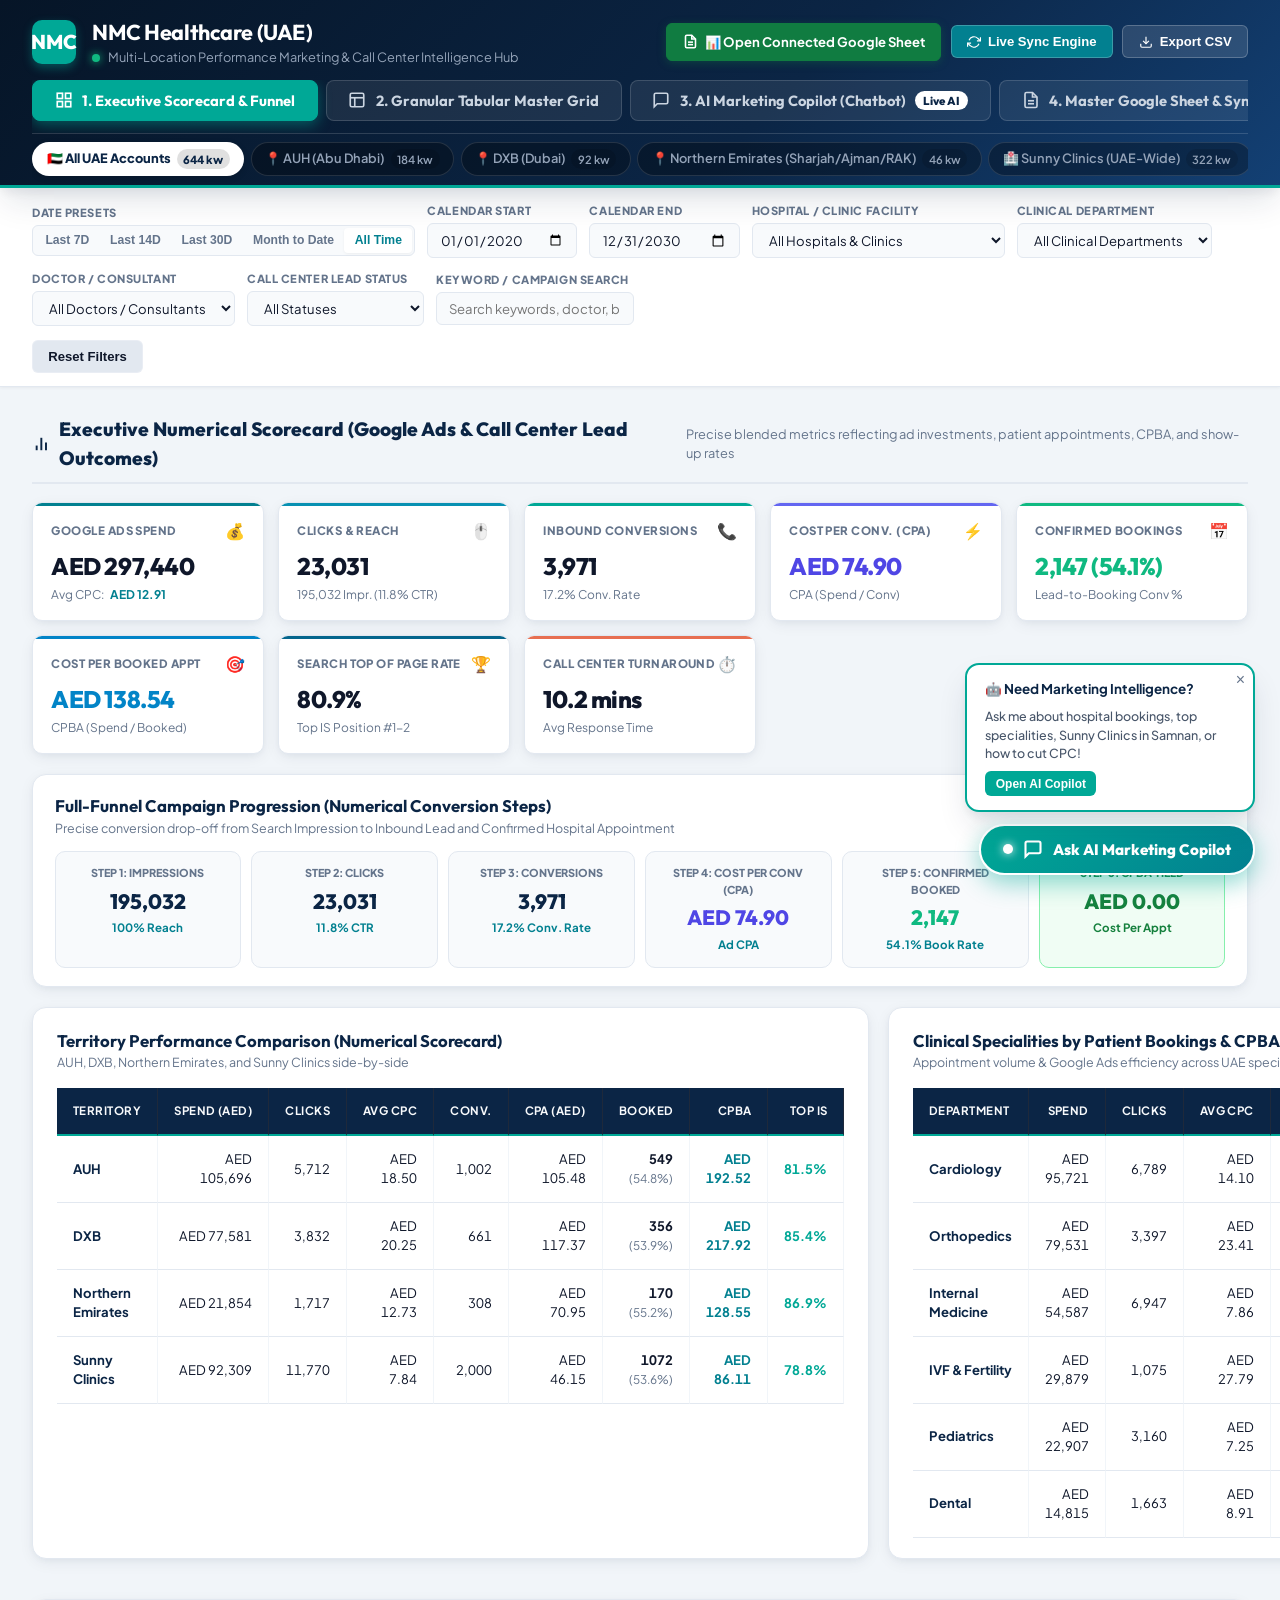
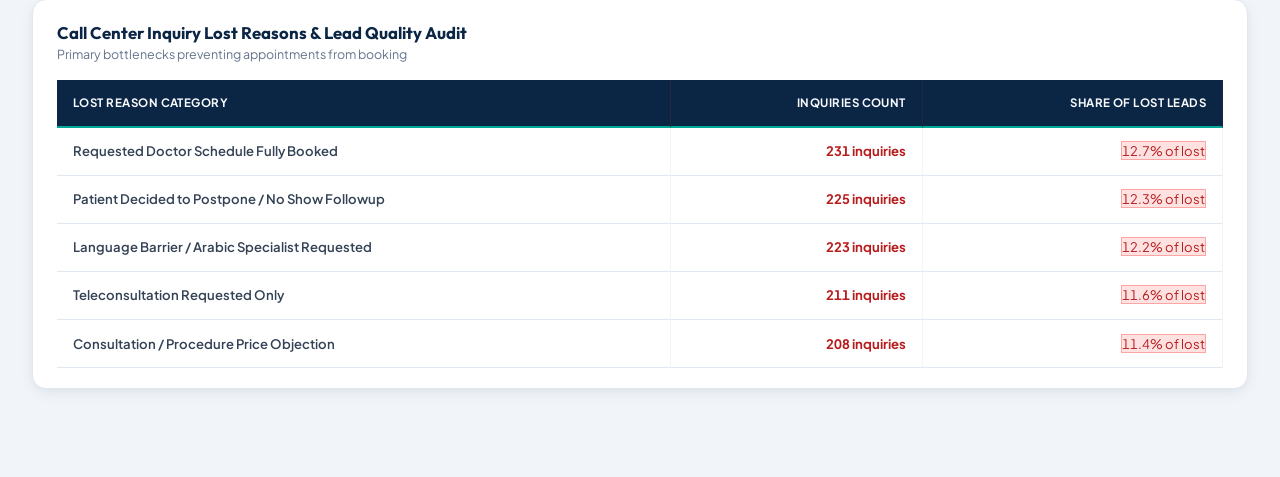
<file: index.html>
<!DOCTYPE html>
<html lang="en">
<head>
  <meta charset="UTF-8">
  <meta name="viewport" content="width=device-width, initial-scale=1.0">
  <title>NMC Healthcare (UAE) — Performance Marketing & Call Center Intelligence Hub</title>
  <meta name="description" content="Multi-location Performance Marketing & Call Center Intelligence Hub for NMC Hospitals & Sunny Clinics across UAE (AUH, DXB, Northern Emirates, Sunny Clinics).">
  
  <!-- CSS Stylesheet -->
  <style>
/* ==========================================================================
   NMC HEALTHCARE (UAE) — EXECUTIVE PERFORMANCE & AI INTELLIGENCE DASHBOARD
   Enterprise Tabular Design System (No Text Overlap, High-Definition Styling)
   ========================================================================== */

@import url('https://fonts.googleapis.com/css2?family=Plus+Jakarta+Sans:wght@400;500;600;700;800&family=Outfit:wght@500;600;700;800&family=JetBrains+Mono:wght@400;500;600&display=swap');

:root {
  /* Medical Brand Palette */
  --nmc-primary: #00a896;
  --nmc-primary-dark: #028090;
  --nmc-primary-light: #e6f6f4;
  --nmc-navy: #0b2545;
  --nmc-navy-dark: #061527;
  --nmc-navy-light: #134074;
  
  /* Canvas & Containers */
  --bg-app: #f1f5f9;
  --bg-card: #ffffff;
  --bg-card-subtle: #f8fafc;
  --bg-hover: #f1f5f9;
  
  /* Typography & Borders */
  --text-main: #0f172a;
  --text-muted: #64748b;
  --text-light: #94a3b8;
  --border-light: #e2e8f0;
  --border-card: #cbd5e1;

  /* Status Colors */
  --color-success: #10b981;
  --color-success-bg: #ecfdf5;
  --color-warning: #f59e0b;
  --color-warning-bg: #fffbeb;
  --color-danger: #ef4444;
  --color-danger-bg: #fef2f2;
  --color-info: #0284c7;
  --color-info-bg: #f0f9ff;

  /* Shadows */
  --shadow-sm: 0 1px 3px rgba(0, 0, 0, 0.05);
  --shadow-card: 0 4px 16px -2px rgba(11, 37, 69, 0.08), 0 2px 6px -1px rgba(11, 37, 69, 0.04);
  --shadow-lg: 0 16px 32px -4px rgba(11, 37, 69, 0.12), 0 6px 12px -2px rgba(11, 37, 69, 0.08);

  /* Radii */
  --radius-sm: 6px;
  --radius-md: 10px;
  --radius-lg: 14px;
  --radius-xl: 20px;
  
  /* Fonts */
  --font-heading: 'Outfit', -apple-system, BlinkMacSystemFont, sans-serif;
  --font-body: 'Plus Jakarta Sans', -apple-system, BlinkMacSystemFont, sans-serif;
  --font-mono: 'JetBrains Mono', monospace;
}

* {
  box-sizing: border-box;
  margin: 0;
  padding: 0;
}

body {
  font-family: var(--font-body);
  background-color: var(--bg-app);
  color: var(--text-main);
  line-height: 1.5;
  -webkit-font-smoothing: antialiased;
  min-height: 100vh;
}

/* ==========================================================================
   Header & Sticky Navigation Bar
   ========================================================================== */
.app-header {
  background: linear-gradient(135deg, var(--nmc-navy-dark) 0%, var(--nmc-navy) 60%, var(--nmc-navy-light) 100%);
  color: #ffffff;
  padding: 1rem 2rem 0;
  border-bottom: 3px solid var(--nmc-primary);
  box-shadow: var(--shadow-lg);
  position: sticky;
  top: 0;
  z-index: 100;
}

.header-top {
  display: flex;
  justify-content: space-between;
  align-items: center;
  flex-wrap: wrap;
  gap: 1rem;
  margin-bottom: 0.75rem;
}

.brand-section {
  display: flex;
  align-items: center;
  gap: 1rem;
}

.brand-logo-badge {
  background: var(--nmc-primary);
  width: 44px;
  height: 44px;
  border-radius: var(--radius-md);
  display: flex;
  align-items: center;
  justify-content: center;
  font-family: var(--font-heading);
  font-weight: 800;
  font-size: 1.25rem;
  color: #ffffff;
  box-shadow: 0 4px 10px rgba(0, 168, 150, 0.4);
}

.brand-title-group h1 {
  font-family: var(--font-heading);
  font-size: 1.35rem;
  font-weight: 700;
  letter-spacing: -0.02em;
  color: #ffffff;
}

.brand-subtitle {
  font-size: 0.8rem;
  color: #94a3b8;
  display: flex;
  align-items: center;
  gap: 0.5rem;
}

.live-indicator {
  display: inline-block;
  width: 8px;
  height: 8px;
  background-color: var(--color-success);
  border-radius: 50%;
  box-shadow: 0 0 8px var(--color-success);
}

.header-actions {
  display: flex;
  align-items: center;
  gap: 0.6rem;
  flex-wrap: wrap;
}

.btn-header {
  background: rgba(255, 255, 255, 0.12);
  border: 1px solid rgba(255, 255, 255, 0.22);
  color: #ffffff;
  padding: 0.5rem 0.95rem;
  border-radius: var(--radius-sm);
  font-size: 0.82rem;
  font-weight: 600;
  cursor: pointer;
  display: inline-flex;
  align-items: center;
  gap: 0.45rem;
  transition: all 0.2s ease;
  text-decoration: none;
}

.btn-header:hover {
  background: rgba(255, 255, 255, 0.22);
  border-color: rgba(255, 255, 255, 0.4);
}

.btn-header.primary {
  background: var(--nmc-primary);
  border-color: var(--nmc-primary);
  color: #ffffff;
}

.btn-header.primary:hover {
  background: #008f80;
}

.btn-header.sheets-btn {
  background: #107c41;
  border-color: #107c41;
  color: #ffffff;
  font-weight: 700;
  box-shadow: 0 2px 8px rgba(16, 124, 65, 0.35);
}

.btn-header.sheets-btn:hover {
  background: #0b6132;
}

/* ==========================================================================
   Top Main App Tabs (Clean & Prominent)
   ========================================================================== */
.main-app-nav-tabs {
  display: flex;
  gap: 0.5rem;
  overflow-x: auto;
  padding-bottom: 0.75rem;
  border-bottom: 1px solid rgba(255, 255, 255, 0.15);
}

.main-tab-pill {
  background: rgba(255, 255, 255, 0.08);
  border: 1px solid rgba(255, 255, 255, 0.15);
  color: #cbd5e1;
  padding: 0.65rem 1.35rem;
  border-radius: 8px;
  font-family: var(--font-heading);
  font-size: 0.92rem;
  font-weight: 700;
  cursor: pointer;
  display: inline-flex;
  align-items: center;
  gap: 0.6rem;
  transition: all 0.2s ease;
  white-space: nowrap;
}

.main-tab-pill:hover {
  background: rgba(255, 255, 255, 0.18);
  color: #ffffff;
}

.main-tab-pill.active {
  background: var(--nmc-primary);
  color: #ffffff;
  border-color: var(--nmc-primary);
  box-shadow: 0 4px 14px rgba(0, 168, 150, 0.45);
}

.main-tab-pill .badge-pill-alert {
  background: #ffffff;
  color: var(--nmc-navy);
  padding: 0.1rem 0.5rem;
  border-radius: 12px;
  font-size: 0.72rem;
  font-weight: 800;
}

/* Territory Navigation Bar */
.territory-nav-container {
  display: flex;
  gap: 0.4rem;
  padding: 0.5rem 0 0.6rem;
  overflow-x: auto;
}

.territory-tab {
  background: rgba(0, 0, 0, 0.3);
  border: 1px solid rgba(255, 255, 255, 0.12);
  color: #94a3b8;
  padding: 0.35rem 0.85rem;
  border-radius: 20px;
  font-size: 0.8rem;
  font-weight: 600;
  cursor: pointer;
  display: flex;
  align-items: center;
  gap: 0.4rem;
  transition: all 0.2s ease;
  white-space: nowrap;
}

.territory-tab:hover {
  background: rgba(255, 255, 255, 0.15);
  color: #ffffff;
}

.territory-tab.active {
  background: #ffffff;
  color: var(--nmc-navy);
  font-weight: 800;
  box-shadow: 0 2px 6px rgba(0, 0, 0, 0.15);
}

.territory-tab .badge-count {
  background: rgba(0, 0, 0, 0.12);
  padding: 0.1rem 0.4rem;
  border-radius: 10px;
  font-size: 0.7rem;
}

/* ==========================================================================
   Filter Bar & Control Panel
   ========================================================================== */
.controls-panel {
  background: #ffffff;
  border-bottom: 1px solid var(--border-light);
  padding: 0.85rem 2rem;
  display: flex;
  align-items: center;
  justify-content: space-between;
  flex-wrap: wrap;
  gap: 0.85rem;
  box-shadow: var(--shadow-sm);
  position: sticky;
  top: 142px;
  z-index: 80;
}

.filters-group {
  display: flex;
  align-items: center;
  gap: 0.75rem;
  flex-wrap: wrap;
}

.filter-item {
  display: flex;
  flex-direction: column;
  gap: 0.25rem;
}

.filter-label {
  font-size: 0.7rem;
  font-weight: 800;
  text-transform: uppercase;
  letter-spacing: 0.05em;
  color: var(--text-muted);
}

.filter-select, .filter-input {
  background: var(--bg-card-subtle);
  border: 1px solid var(--border-light);
  padding: 0.45rem 0.75rem;
  border-radius: var(--radius-sm);
  font-size: 0.82rem;
  font-family: inherit;
  color: var(--text-main);
  outline: none;
  transition: all 0.2s ease;
  min-width: 140px;
}

.filter-select:focus, .filter-input:focus {
  border-color: var(--nmc-primary);
  background: #ffffff;
  box-shadow: 0 0 0 3px var(--nmc-teal-glow);
}

.date-preset-group {
  display: flex;
  background: var(--bg-card-subtle);
  border: 1px solid var(--border-light);
  border-radius: var(--radius-sm);
  padding: 2px;
}

.date-preset-btn {
  background: transparent;
  border: none;
  padding: 0.35rem 0.65rem;
  font-size: 0.76rem;
  font-weight: 600;
  color: var(--text-muted);
  border-radius: 4px;
  cursor: pointer;
  transition: all 0.15s ease;
}

.date-preset-btn:hover {
  color: var(--text-main);
}

.date-preset-btn.active {
  background: #ffffff;
  color: var(--nmc-primary-dark);
  font-weight: 700;
  box-shadow: var(--shadow-sm);
}

/* ==========================================================================
   Main Layout & Content Cards
   ========================================================================== */
.main-wrapper {
  padding: 1.5rem 2rem 4rem;
  max-width: 1920px;
  margin: 0 auto;
}

.section-divider-title {
  display: flex;
  justify-content: space-between;
  align-items: center;
  margin: 1.5rem 0 1.1rem;
  border-bottom: 2px solid var(--border-light);
  padding-bottom: 0.6rem;
}

.section-divider-title h2 {
  font-family: var(--font-heading);
  font-size: 1.2rem;
  font-weight: 800;
  color: var(--nmc-navy);
  display: flex;
  align-items: center;
  gap: 0.5rem;
}

.section-divider-title p {
  font-size: 0.8rem;
  color: var(--text-muted);
}

/* KPI Ribbon */
.kpi-ribbon {
  display: grid;
  grid-template-columns: repeat(auto-fit, minmax(195px, 1fr));
  gap: 0.85rem;
  margin-bottom: 1.25rem;
}

.kpi-card {
  background: var(--bg-card);
  border: 1px solid var(--border-light);
  border-radius: var(--radius-md);
  padding: 1rem 1.15rem;
  box-shadow: var(--shadow-card);
  position: relative;
  overflow: hidden;
  transition: transform 0.15s ease;
}

.kpi-card:hover {
  transform: translateY(-2px);
  box-shadow: var(--shadow-lg);
}

.kpi-card::before {
  content: '';
  position: absolute;
  top: 0;
  left: 0;
  right: 0;
  height: 3px;
  background: var(--card-accent, var(--nmc-primary));
}

.kpi-label-group {
  display: flex;
  justify-content: space-between;
  align-items: center;
  margin-bottom: 0.3rem;
}

.kpi-title {
  font-size: 0.72rem;
  font-weight: 800;
  text-transform: uppercase;
  letter-spacing: 0.04em;
  color: var(--text-muted);
}

.kpi-value {
  font-family: var(--font-heading);
  font-size: 1.5rem;
  font-weight: 800;
  color: var(--text-main);
  letter-spacing: -0.02em;
  margin-bottom: 0.15rem;
}

.kpi-footer {
  font-size: 0.75rem;
  display: flex;
  align-items: center;
  gap: 0.35rem;
  color: var(--text-muted);
}

.kpi-footer .badge-positive {
  color: var(--color-success);
  font-weight: 700;
}

.kpi-footer .badge-highlight {
  color: var(--nmc-primary-dark);
  font-weight: 700;
}

/* Grids */
.grid-2 {
  display: grid;
  grid-template-columns: repeat(2, 1fr);
  gap: 1.15rem;
  margin-bottom: 1.25rem;
}

.content-card {
  background: var(--bg-card);
  border: 1px solid var(--border-light);
  border-radius: var(--radius-lg);
  box-shadow: var(--shadow-card);
  padding: 1.25rem 1.5rem;
  margin-bottom: 1.25rem;
}

.card-header-row {
  display: flex;
  justify-content: space-between;
  align-items: center;
  margin-bottom: 1rem;
  flex-wrap: wrap;
  gap: 0.75rem;
}

.card-title-group h3 {
  font-family: var(--font-heading);
  font-size: 1.05rem;
  font-weight: 700;
  color: var(--nmc-navy);
}

.card-title-group p {
  font-size: 0.78rem;
  color: var(--text-muted);
}

/* Step Funnel Grid */
.numerical-funnel-grid {
  display: grid;
  grid-template-columns: repeat(6, 1fr);
  gap: 0.65rem;
}

.funnel-step-box {
  background: var(--bg-card-subtle);
  border: 1px solid var(--border-light);
  border-radius: var(--radius-md);
  padding: 0.85rem;
  text-align: center;
}

.funnel-step-num {
  font-size: 0.68rem;
  font-weight: 800;
  color: var(--text-muted);
  text-transform: uppercase;
  margin-bottom: 0.25rem;
}

.funnel-step-val {
  font-family: var(--font-heading);
  font-size: 1.3rem;
  font-weight: 800;
  color: var(--nmc-navy);
}

.funnel-step-sub {
  font-size: 0.72rem;
  color: var(--nmc-primary-dark);
  font-weight: 700;
  margin-top: 0.15rem;
}

/* ==========================================================================
   PURE TABULAR DATA GRIDS (Completely Non-Overlapping & Discrete Columns)
   ========================================================================== */
.table-freeze-container {
  max-height: 680px;
  overflow: auto;
  border: 1px solid var(--border-light);
  border-radius: var(--radius-md);
  box-shadow: var(--shadow-card);
  background: #ffffff;
}

.data-table {
  width: 100%;
  border-collapse: separate;
  border-spacing: 0;
  font-size: 0.82rem;
  text-align: left;
}

.data-table thead th {
  position: sticky;
  top: 0;
  background: #0b2545;
  color: #f8fafc;
  font-weight: 700;
  text-transform: uppercase;
  font-size: 0.72rem;
  letter-spacing: 0.04em;
  padding: 0.9rem 1rem;
  border-bottom: 2px solid var(--nmc-primary);
  border-right: 1px solid #1e293b;
  white-space: nowrap;
  z-index: 20;
}

/* Freezed Sticky Columns */
.data-table th.sticky-col-1,
.data-table td.sticky-col-1 {
  position: sticky;
  left: 0;
  z-index: 10;
  background: #ffffff;
  box-shadow: 2px 0 6px rgba(0, 0, 0, 0.04);
}

.data-table thead th.sticky-col-1 {
  z-index: 30;
  background: #0b2545;
}

.data-table th.sticky-col-2,
.data-table td.sticky-col-2 {
  position: sticky;
  left: 250px;
  z-index: 10;
  background: #ffffff;
  border-right: 2px solid #cbd5e1;
  box-shadow: 3px 0 8px rgba(0, 0, 0, 0.06);
}

.data-table thead th.sticky-col-2 {
  z-index: 30;
  background: #0b2545;
}

.data-table td {
  padding: 0.9rem 1rem;
  border-bottom: 1px solid var(--border-light);
  border-right: 1px solid #f1f5f9;
  color: var(--text-main);
  background: #ffffff;
  vertical-align: middle;
  line-height: 1.4;
}

.data-table tr:hover td {
  background: #f8fafc;
}

.data-table tr:hover td.sticky-col-1,
.data-table tr:hover td.sticky-col-2 {
  background: #f1f5f9;
}

.data-table .cell-numeric {
  text-align: right;
  font-variant-numeric: tabular-nums;
  font-family: var(--font-body);
}

/* Discrete, Clean Cell Elements (Zero Overlap Guaranteed) */
.tb-text-bold {
  font-weight: 700;
  color: var(--nmc-navy);
  font-size: 0.85rem;
  margin-bottom: 3px;
  display: block;
}

.tb-text-sub {
  font-size: 0.75rem;
  color: var(--text-muted);
  display: block;
}

.tb-text-campaign {
  font-size: 0.78rem;
  font-weight: 600;
  color: #1e293b;
  word-break: break-word;
  max-width: 260px;
  display: block;
  margin-bottom: 3px;
}

.tb-text-adgroup {
  font-size: 0.73rem;
  color: #64748b;
  display: block;
}

.tb-action-card {
  display: flex;
  flex-direction: column;
  gap: 4px;
  max-width: 290px;
}

.tb-action-desc {
  font-size: 0.74rem;
  color: #334155;
  line-height: 1.35;
  display: block;
}

/* Badges */
.next-step-badge {
  display: inline-flex;
  align-items: center;
  padding: 0.28rem 0.65rem;
  border-radius: 6px;
  font-size: 0.74rem;
  font-weight: 700;
  width: fit-content;
}

.badge-scale { background: #dcfce7; color: #15803d; border: 1px solid #86efac; }
.badge-bid-up { background: #e0f2fe; color: #0369a1; border: 1px solid #7dd3fc; }
.badge-bid-down { background: #fef3c7; color: #b45309; border: 1px solid #fcd34d; }
.badge-pause { background: #fee2e2; color: #b91c1c; border: 1px solid #fca5a5; }
.badge-warning { background: #fff7ed; color: #c2410c; border: 1px solid #fdba74; }
.badge-exact { background: #e0f2fe; color: #0369a1; }
.badge-phrase { background: #fef3c7; color: #92400e; }
.badge-broad { background: #f3e8ff; color: #6b21a8; }
.badge-qs-high { background: #dcfce7; color: #15803d; }
.badge-qs-med { background: #fef9c3; color: #854d0e; }
.badge-qs-low { background: #fee2e2; color: #b91c1c; }

/* Status Badges */
.status-pill {
  display: inline-block;
  padding: 0.18rem 0.5rem;
  border-radius: 4px;
  font-size: 0.72rem;
  font-weight: 600;
}
.status-booked { background: #ecfdf5; color: #047857; }
.status-attended { background: #f0fdf4; color: #15803d; font-weight: 700; }
.status-surgery { background: #f5f3ff; color: #6d28d9; font-weight: 700; }
.status-not-booked { background: #fef2f2; color: #b91c1c; }
.status-no-show { background: #fff7ed; color: #c2410c; }
.status-follow-up { background: #f0f9ff; color: #0369a1; }

/* Filter Pills */
.next-step-pills-bar {
  display: flex;
  gap: 0.45rem;
  margin-bottom: 1rem;
  flex-wrap: wrap;
  align-items: center;
}

.step-pill {
  background: #ffffff;
  border: 1px solid var(--border-light);
  padding: 0.35rem 0.8rem;
  border-radius: 20px;
  font-size: 0.76rem;
  font-weight: 600;
  cursor: pointer;
  display: inline-flex;
  align-items: center;
  gap: 0.35rem;
  transition: all 0.15s ease;
  color: var(--text-main);
}

.step-pill:hover {
  border-color: var(--nmc-primary);
}

.step-pill.active {
  background: var(--nmc-navy);
  color: #ffffff;
  border-color: var(--nmc-navy);
}

/* ==========================================================================
   Full Chatbot Console & Floating AI Copilot Widget
   ========================================================================== */
.chatbot-wrapper {
  display: flex;
  flex-direction: column;
  height: 720px;
  background: #ffffff;
  border: 1px solid var(--border-light);
  border-radius: var(--radius-lg);
  box-shadow: var(--shadow-card);
  overflow: hidden;
}

.chatbot-header {
  background: linear-gradient(135deg, var(--nmc-navy-dark) 0%, var(--nmc-navy) 100%);
  color: #ffffff;
  padding: 1.15rem 1.5rem;
  display: flex;
  justify-content: space-between;
  align-items: center;
  border-bottom: 3px solid var(--nmc-primary);
}

.chatbot-messages-container {
  flex: 1;
  overflow-y: auto;
  padding: 1.5rem;
  display: flex;
  flex-direction: column;
  gap: 1.25rem;
  background: #f8fafc;
}

.chat-bubble {
  max-width: 85%;
  padding: 1.15rem 1.35rem;
  border-radius: 12px;
  font-size: 0.88rem;
  line-height: 1.6;
}

.chat-bubble.assistant {
  background: #ffffff;
  border: 1px solid var(--border-light);
  color: var(--text-main);
  align-self: flex-start;
  box-shadow: var(--shadow-sm);
}

.chat-bubble.assistant table {
  width: 100%;
  border-collapse: collapse;
  margin: 0.85rem 0;
  font-size: 0.82rem;
}

.chat-bubble.assistant th {
  background: #0b2545;
  color: #ffffff;
  padding: 0.5rem 0.75rem;
  border: 1px solid #cbd5e1;
  text-align: left;
}

.chat-bubble.assistant td {
  padding: 0.5rem 0.75rem;
  border: 1px solid #e2e8f0;
}

.chat-bubble.user {
  background: var(--nmc-primary);
  color: #ffffff;
  align-self: flex-end;
  font-weight: 600;
}

.chat-prompt-chips {
  display: flex;
  gap: 0.5rem;
  overflow-x: auto;
  padding: 0.75rem 1.25rem;
  background: #ffffff;
  border-top: 1px solid var(--border-light);
}

.chip-btn {
  background: var(--bg-card-subtle);
  border: 1px solid var(--border-light);
  padding: 0.4rem 0.85rem;
  border-radius: 16px;
  font-size: 0.78rem;
  color: var(--nmc-navy);
  font-weight: 600;
  cursor: pointer;
  white-space: nowrap;
  transition: all 0.15s ease;
}

.chip-btn:hover {
  background: var(--nmc-primary);
  color: #ffffff;
  border-color: var(--nmc-primary);
}

.chatbot-input-bar {
  display: flex;
  padding: 1rem 1.25rem;
  background: #ffffff;
  border-top: 1px solid var(--border-light);
  gap: 0.75rem;
}

.chatbot-input {
  flex: 1;
  padding: 0.75rem 1rem;
  border: 1px solid var(--border-light);
  border-radius: var(--radius-sm);
  font-size: 0.9rem;
  font-family: inherit;
  outline: none;
}

.chatbot-input:focus {
  border-color: var(--nmc-primary);
  box-shadow: 0 0 0 3px var(--nmc-teal-glow);
}

/* Floating AI Copilot Widget */
.floating-copilot-container {
  position: fixed;
  bottom: 25px;
  right: 25px;
  z-index: 999;
  display: flex;
  flex-direction: column;
  align-items: flex-end;
}

.copilot-callout-bubble {
  background: #ffffff;
  border: 2px solid var(--nmc-primary);
  border-radius: 14px;
  padding: 0.85rem 1.15rem;
  box-shadow: var(--shadow-lg);
  margin-bottom: 0.75rem;
  max-width: 290px;
  font-size: 0.84rem;
  color: var(--nmc-navy);
  font-weight: 600;
  display: flex;
  flex-direction: column;
  gap: 0.5rem;
  animation: floatBounce 3s infinite ease-in-out;
  position: relative;
}

@keyframes floatBounce {
  0%, 100% { transform: translateY(0); }
  50% { transform: translateY(-5px); }
}

.copilot-callout-close {
  position: absolute;
  top: 6px;
  right: 8px;
  background: none;
  border: none;
  font-size: 1rem;
  cursor: pointer;
  color: var(--text-muted);
}

.copilot-callout-btn {
  background: var(--nmc-primary);
  color: #ffffff;
  border: none;
  border-radius: 6px;
  padding: 0.35rem 0.65rem;
  font-size: 0.75rem;
  font-weight: 700;
  cursor: pointer;
  align-self: flex-start;
}

.floating-copilot-btn {
  background: linear-gradient(135deg, var(--nmc-primary) 0%, var(--nmc-primary-dark) 100%);
  color: #ffffff;
  padding: 0.85rem 1.4rem;
  border-radius: 30px;
  font-family: var(--font-heading);
  font-size: 0.95rem;
  font-weight: 800;
  border: 2px solid #ffffff;
  box-shadow: 0 8px 25px rgba(0, 168, 150, 0.45);
  cursor: pointer;
  display: flex;
  align-items: center;
  gap: 0.6rem;
  transition: all 0.2s ease;
}

.floating-copilot-btn:hover {
  transform: translateY(-3px) scale(1.03);
  box-shadow: 0 12px 30px rgba(0, 168, 150, 0.6);
}

.copilot-pulse-dot {
  width: 10px;
  height: 10px;
  background: #ffffff;
  border-radius: 50%;
  box-shadow: 0 0 10px #ffffff;
  animation: pulseDot 1.5s infinite;
}

@keyframes pulseDot {
  0%, 100% { transform: scale(1); opacity: 1; }
  50% { transform: scale(1.4); opacity: 0.6; }
}

.floating-chat-window {
  display: none;
  flex-direction: column;
  width: 420px;
  height: 560px;
  background: #ffffff;
  border-radius: 16px;
  box-shadow: 0 20px 40px rgba(11, 37, 69, 0.25);
  border: 2px solid var(--nmc-primary);
  overflow: hidden;
  margin-bottom: 0.75rem;
}

.floating-chat-window.open { display: flex; }

.floating-chat-header {
  background: linear-gradient(135deg, var(--nmc-navy-dark) 0%, var(--nmc-navy) 100%);
  color: #ffffff;
  padding: 0.85rem 1.15rem;
  display: flex;
  justify-content: space-between;
  align-items: center;
  border-bottom: 2px solid var(--nmc-primary);
}

.floating-chat-body {
  flex: 1;
  overflow-y: auto;
  padding: 1rem;
  display: flex;
  flex-direction: column;
  gap: 0.85rem;
  background: #f8fafc;
}

.floating-chat-footer {
  display: flex;
  padding: 0.75rem 1rem;
  background: #ffffff;
  border-top: 1px solid var(--border-light);
  gap: 0.5rem;
}

/* Modals */
.modal-backdrop {
  position: fixed;
  top: 0;
  left: 0;
  right: 0;
  bottom: 0;
  background: rgba(11, 37, 69, 0.65);
  backdrop-filter: blur(4px);
  display: none;
  align-items: center;
  justify-content: center;
  z-index: 1000;
  padding: 1.5rem;
}

.modal-backdrop.open { display: flex; }

.modal-box {
  background: #ffffff;
  border-radius: var(--radius-xl);
  max-width: 950px;
  width: 100%;
  max-height: 88vh;
  overflow-y: auto;
  box-shadow: var(--shadow-lg);
  padding: 1.75rem 2rem;
  position: relative;
}

.modal-header {
  display: flex;
  justify-content: space-between;
  align-items: center;
  border-bottom: 1px solid var(--border-light);
  padding-bottom: 1rem;
  margin-bottom: 1.25rem;
}

.modal-header h2 {
  font-family: var(--font-heading);
  font-size: 1.3rem;
  color: var(--nmc-navy);
}

.modal-close {
  background: transparent;
  border: none;
  font-size: 1.5rem;
  cursor: pointer;
  color: var(--text-muted);
}

.schema-box {
  background: #1e293b;
  color: #f8fafc;
  border-radius: var(--radius-md);
  padding: 1rem 1.25rem;
  font-family: var(--font-mono);
  font-size: 0.8rem;
  overflow-x: auto;
  margin-bottom: 1rem;
}

@media (max-width: 1024px) {
  .grid-2 { grid-template-columns: 1fr; }
  .numerical-funnel-grid { grid-template-columns: repeat(3, 1fr); }
  .app-header, .controls-panel, .main-wrapper { padding-left: 1rem; padding-right: 1rem; }
  .data-table th.sticky-col-2, .data-table td.sticky-col-2 { left: 160px; }
  .floating-chat-window { width: 90vw; height: 70vh; }
}

</style>
</head>
<body>

  <!-- ==========================================================================
       Header & Master Tab Bar
       ========================================================================== -->
  <header class="app-header">
    <div class="header-top">
      <div class="brand-section">
        <div class="brand-logo-badge">NMC</div>
        <div class="brand-title-group">
          <h1>NMC Healthcare (UAE)</h1>
          <div class="brand-subtitle">
            <span class="live-indicator"></span> Multi-Location Performance Marketing & Call Center Intelligence Hub
          </div>
        </div>
      </div>

      <div class="header-actions">
        <!-- Direct Connected Real Google Sheet Link Button -->
        <a href="https://docs.google.com/spreadsheets/d/1WUlm0LJIHWykInkXuCyOmbeCFsEC2TF_RGChRGoXEt8/edit?gid=0#gid=0" target="_blank" class="btn-header sheets-btn" title="Open Your Connected Real Google Sheet on docs.google.com">
          <svg width="15" height="15" viewBox="0 0 24 24" fill="none" stroke="currentColor" stroke-width="2.5"><path d="M14 2H6a2 2 0 0 0-2 2v16a2 2 0 0 0 2 2h12a2 2 0 0 0 2-2V8z"></path><polyline points="14 2 14 8 20 8"></polyline><line x1="16" y1="13" x2="8" y2="13"></line><line x1="16" y1="17" x2="8" y2="17"></line></svg>
          📊 Open Connected Google Sheet
        </a>

        <button class="btn-header" style="background:#028090; color:#fff;" onclick="APP.switchMainTab('googlesheets')" title="Configure & Live Sync Google Sheet">
          <svg width="14" height="14" viewBox="0 0 24 24" fill="none" stroke="currentColor" stroke-width="2"><polyline points="23 4 23 10 17 10"></polyline><polyline points="1 20 1 14 7 14"></polyline><path d="M3.51 9a9 9 0 0 1 14.85-3.36L23 10M1 14l4.64 4.36A9 9 0 0 0 20.49 15"></path></svg>
          Live Sync Engine
        </button>

        <button class="btn-header" onclick="APP.exportFilteredKeywords()" title="Export Filtered Keyword Matrix as CSV">
          <svg width="14" height="14" viewBox="0 0 24 24" fill="none" stroke="currentColor" stroke-width="2"><path d="M21 15v4a2 2 0 0 1-2 2H5a2 2 0 0 1-2-2v-4"></path><polyline points="7 10 12 15 17 10"></polyline><line x1="12" y1="15" x2="12" y2="3"></line></svg>
          Export CSV
        </button>
      </div>
    </div>

    <!-- PRIMARY APP VIEW TABS (Discrete High-Contrast Navigation) -->
    <div class="main-app-nav-tabs">
      <button class="main-tab-pill active" data-tab="overview">
        <svg width="18" height="18" viewBox="0 0 24 24" fill="none" stroke="currentColor" stroke-width="2.2"><rect x="3" y="3" width="7" height="7"></rect><rect x="14" y="3" width="7" height="7"></rect><rect x="14" y="14" width="7" height="7"></rect><rect x="3" y="14" width="7" height="7"></rect></svg>
        <span>1. Executive Scorecard & Funnel</span>
      </button>

      <button class="main-tab-pill" data-tab="tabular">
        <svg width="18" height="18" viewBox="0 0 24 24" fill="none" stroke="currentColor" stroke-width="2.2"><rect x="3" y="3" width="18" height="18" rx="2" ry="2"></rect><line x1="3" y1="9" x2="21" y2="9"></line><line x1="9" y1="21" x2="9" y2="9"></line></svg>
        <span>2. Granular Tabular Master Grid</span>
      </button>

      <button class="main-tab-pill" data-tab="chatbot">
        <svg width="18" height="18" viewBox="0 0 24 24" fill="none" stroke="currentColor" stroke-width="2.2"><path d="M21 15a2 2 0 0 1-2 2H7l-4 4V5a2 2 0 0 1 2-2h14a2 2 0 0 1 2 2z"></path></svg>
        <span>3. AI Marketing Copilot (Chatbot)</span>
        <span class="badge-pill-alert">Live AI</span>
      </button>

      <button class="main-tab-pill" data-tab="googlesheets">
        <svg width="18" height="18" viewBox="0 0 24 24" fill="none" stroke="currentColor" stroke-width="2.2"><path d="M14 2H6a2 2 0 0 0-2 2v16a2 2 0 0 0 2 2h12a2 2 0 0 0 2-2V8z"></path><polyline points="14 2 14 8 20 8"></polyline><line x1="16" y1="13" x2="8" y2="13"></line><line x1="16" y1="17" x2="8" y2="17"></line></svg>
        <span>4. Master Google Sheet & Sync Setup</span>
      </button>
    </div>

    <!-- Territory / Region Navigation Pills -->
    <div class="territory-nav-container">
      <div class="territory-tab active" data-territory="ALL">
        <span>🇦🇪 All UAE Accounts</span>
        <span class="badge-count" id="count-ALL">0 kw</span>
      </div>
      <div class="territory-tab" data-territory="AUH">
        <span>📍 AUH (Abu Dhabi)</span>
        <span class="badge-count" id="count-AUH">0 kw</span>
      </div>
      <div class="territory-tab" data-territory="DXB">
        <span>📍 DXB (Dubai)</span>
        <span class="badge-count" id="count-DXB">0 kw</span>
      </div>
      <div class="territory-tab" data-territory="Northern Emirates">
        <span>📍 Northern Emirates (Sharjah/Ajman/RAK)</span>
        <span class="badge-count" id="count-NorthernEmirates">0 kw</span>
      </div>
      <div class="territory-tab" data-territory="Sunny Clinics">
        <span>🏥 Sunny Clinics (UAE-Wide)</span>
        <span class="badge-count" id="count-SunnyClinics">0 kw</span>
      </div>
    </div>
  </header>

  <!-- ==========================================================================
       TOP FOLD: Healthcare Performance Filter Bar (Without Match Type)
       ========================================================================== -->
  <div class="controls-panel">
    <div class="filters-group">
      <!-- Date Presets & Calendar Range -->
      <div class="filter-item">
        <span class="filter-label">Date Presets</span>
        <div class="date-preset-group">
          <button class="date-preset-btn" data-preset="7d">Last 7D</button>
          <button class="date-preset-btn" data-preset="14d">Last 14D</button>
          <button class="date-preset-btn active" data-preset="30d">Last 30D</button>
          <button class="date-preset-btn" data-preset="mtd">Month to Date</button>
          <button class="date-preset-btn" data-preset="all">All Time</button>
        </div>
      </div>

      <div class="filter-item">
        <span class="filter-label">Calendar Start</span>
        <input type="date" id="filterStartDate" class="filter-input" style="min-width: 125px;">
      </div>

      <div class="filter-item">
        <span class="filter-label">Calendar End</span>
        <input type="date" id="filterEndDate" class="filter-input" style="min-width: 125px;">
      </div>

      <!-- Hospital Branch -->
      <div class="filter-item">
        <span class="filter-label">Hospital / Clinic Facility</span>
        <select id="filterBranch" class="filter-select">
          <option value="ALL">All Hospitals & Clinics</option>
        </select>
      </div>

      <!-- Department / Speciality -->
      <div class="filter-item">
        <span class="filter-label">Clinical Department</span>
        <select id="filterDepartment" class="filter-select">
          <option value="ALL">All Clinical Departments</option>
        </select>
      </div>

      <!-- Doctor / Consultant -->
      <div class="filter-item">
        <span class="filter-label">Doctor / Consultant</span>
        <select id="filterDoctor" class="filter-select">
          <option value="ALL">All Doctors / Consultants</option>
        </select>
      </div>

      <!-- Lead Status -->
      <div class="filter-item">
        <span class="filter-label">Call Center Lead Status</span>
        <select id="filterLeadStatus" class="filter-select" style="min-width: 120px;">
          <option value="ALL">All Statuses</option>
          <option value="Booked">Booked</option>
          <option value="Attended">Attended (Show-Up)</option>
          <option value="Surgery Scheduled">Surgery / Procedure</option>
          <option value="Not Booked">Not Booked (Lost)</option>
          <option value="Follow Up">Follow Up</option>
        </select>
      </div>

      <!-- Search Query -->
      <div class="filter-item">
        <span class="filter-label">Keyword / Campaign Search</span>
        <input type="text" id="filterSearch" class="filter-input" placeholder="Search keywords, doctor, branch..." style="min-width: 170px;">
      </div>
    </div>

    <div>
      <button id="btnResetFilters" class="btn-header" style="background:#e2e8f0; color:#0f172a;">
        Reset Filters
      </button>
    </div>
  </div>

  <!-- ==========================================================================
       MAIN CONTENT WRAPPER
       ========================================================================== -->
  <main class="main-wrapper">

    <!-- ==========================================================================
         TAB 1: Executive Scorecard & Funnel Overview (No Revenue)
         ========================================================================== -->
    <div id="view-overview" class="tab-view-content">

      <!-- Section Title -->
      <div class="section-divider-title" style="margin-top: 0.25rem;">
        <h2>
          <svg width="20" height="20" viewBox="0 0 24 24" fill="none" stroke="currentColor" stroke-width="2.5"><path d="M18 20V10"></path><path d="M12 20V4"></path><path d="M6 20v-6"></path></svg>
          Executive Numerical Scorecard (Google Ads & Call Center Lead Outcomes)
        </h2>
        <p>Precise blended metrics reflecting ad investments, patient appointments, CPBA, and show-up rates</p>
      </div>

      <!-- Top KPI Ribbon -->
      <section class="kpi-ribbon">
        <div class="kpi-card" style="--card-accent: #028090;">
          <div class="kpi-label-group">
            <span class="kpi-title">Google Ads Spend</span>
            <span>💰</span>
          </div>
          <div class="kpi-value" id="kpiSpend">AED 0</div>
          <div class="kpi-footer">
            <span>Avg CPC:</span> <span class="badge-highlight" id="kpiAvgCPC">AED 0.00</span>
          </div>
        </div>

        <div class="kpi-card" style="--card-accent: #0891b2;">
          <div class="kpi-label-group">
            <span class="kpi-title">Clicks & Reach</span>
            <span>🖱️</span>
          </div>
          <div class="kpi-value" id="kpiClicks">0</div>
          <div class="kpi-footer">
            <span id="kpiImprCtr">0 Impr. (0.0% CTR)</span>
          </div>
        </div>

        <div class="kpi-card" style="--card-accent: #00a896;">
          <div class="kpi-label-group">
            <span class="kpi-title">Inbound Conversions</span>
            <span>📞</span>
          </div>
          <div class="kpi-value" id="kpiLeads">0</div>
          <div class="kpi-footer">
            <span id="kpiConvRate">0.0% Conv. Rate</span>
          </div>
        </div>

        <div class="kpi-card" style="--card-accent: #6366f1;">
          <div class="kpi-label-group">
            <span class="kpi-title">Cost Per Conv. (CPA)</span>
            <span>⚡</span>
          </div>
          <div class="kpi-value" id="kpiCPA" style="color:#4f46e5;">AED 0.00</div>
          <div class="kpi-footer">
            <span>CPA (Spend / Conv)</span>
          </div>
        </div>

        <div class="kpi-card" style="--card-accent: #10b981;">
          <div class="kpi-label-group">
            <span class="kpi-title">Confirmed Bookings</span>
            <span>📅</span>
          </div>
          <div class="kpi-value" id="kpiBooked" style="color:#10b981;">0 (0.0%)</div>
          <div class="kpi-footer">
            <span>Lead-to-Booking Conv %</span>
          </div>
        </div>

        <div class="kpi-card" style="--card-accent: #0284c7;">
          <div class="kpi-label-group">
            <span class="kpi-title">Cost Per Booked Appt</span>
            <span>🎯</span>
          </div>
          <div class="kpi-value" id="kpiCPBA" style="color:#0284c7;">AED 0.00</div>
          <div class="kpi-footer">
            <span>CPBA (Spend / Booked)</span>
          </div>
        </div>

        <div class="kpi-card" style="--card-accent: #05668d;">
          <div class="kpi-label-group">
            <span class="kpi-title">Search Top of Page Rate</span>
            <span>🏆</span>
          </div>
          <div class="kpi-value" id="kpiTopIS">0.0%</div>
          <div class="kpi-footer">
            <span>Top IS Position #1-2</span>
          </div>
        </div>

        <div class="kpi-card" style="--card-accent: #e76f51;">
          <div class="kpi-label-group">
            <span class="kpi-title">Call Center Turnaround</span>
            <span>⏱️</span>
          </div>
          <div class="kpi-value" id="kpiRespTime" style="color: #0f172a;">0.0 mins</div>
          <div class="kpi-footer">
            <span>Avg Response Time</span>
          </div>
        </div>
      </section>

      <!-- Step Funnel Progression -->
      <div class="content-card" style="padding: 1.15rem 1.35rem; margin-bottom: 1.25rem;">
        <div class="card-header-row" style="margin-bottom: 0.85rem;">
          <div class="card-title-group">
            <h3>Full-Funnel Campaign Progression (Numerical Conversion Steps)</h3>
            <p>Precise conversion drop-off from Search Impression to Inbound Lead and Confirmed Hospital Appointment</p>
          </div>
        </div>
        <div class="numerical-funnel-grid">
          <div class="funnel-step-box">
            <div class="funnel-step-num">Step 1: Impressions</div>
            <div class="funnel-step-val" id="funnelValImpr">0</div>
            <div class="funnel-step-sub" id="funnelSubImpr">100% Reach</div>
          </div>
          <div class="funnel-step-box">
            <div class="funnel-step-num">Step 2: Clicks</div>
            <div class="funnel-step-val" id="funnelValClicks">0</div>
            <div class="funnel-step-sub" id="funnelSubClicks">0.0% CTR</div>
          </div>
          <div class="funnel-step-box">
            <div class="funnel-step-num">Step 3: Conversions</div>
            <div class="funnel-step-val" id="funnelValLeads">0</div>
            <div class="funnel-step-sub" id="funnelSubLeads">0.0% Conv. Rate</div>
          </div>
          <div class="funnel-step-box">
            <div class="funnel-step-num">Step 4: Cost Per Conv (CPA)</div>
            <div class="funnel-step-val" id="funnelValCPA" style="color:#4f46e5;">AED 0.00</div>
            <div class="funnel-step-sub" id="funnelSubCPA">Ad Efficiency</div>
          </div>
          <div class="funnel-step-box">
            <div class="funnel-step-num">Step 5: Confirmed Booked</div>
            <div class="funnel-step-val" id="funnelValBooked" style="color:#10b981;">0</div>
            <div class="funnel-step-sub" id="funnelSubBooked">0.0% Book Rate</div>
          </div>
          <div class="funnel-step-box" style="background:#f0fdf4; border-color:#86efac;">
            <div class="funnel-step-num" style="color:#15803d;">Step 6: CPBA Yield</div>
            <div class="funnel-step-val" id="funnelValCPBA" style="color:#15803d;">AED 0.00</div>
            <div class="funnel-step-sub" id="funnelSubCPBA" style="color:#15803d;">Cost Per Appt</div>
          </div>
        </div>
      </div>

      <!-- Regional & Speciality Matrix Tables -->
      <div class="grid-2">
        <div class="content-card">
          <div class="card-header-row">
            <div class="card-title-group">
              <h3>Territory Performance Comparison (Numerical Scorecard)</h3>
              <p>AUH, DXB, Northern Emirates, and Sunny Clinics side-by-side</p>
            </div>
          </div>
          <div class="table-wrapper">
            <table class="data-table">
              <thead>
                <tr>
                  <th>Territory</th>
                  <th class="cell-numeric">Spend (AED)</th>
                  <th class="cell-numeric">Clicks</th>
                  <th class="cell-numeric">Avg CPC</th>
                  <th class="cell-numeric">Conv.</th>
                  <th class="cell-numeric">CPA (AED)</th>
                  <th class="cell-numeric">Booked</th>
                  <th class="cell-numeric">CPBA</th>
                  <th class="cell-numeric">Top IS</th>
                </tr>
              </thead>
              <tbody id="tbodyRegionalMatrix"></tbody>
            </table>
          </div>
        </div>

        <div class="content-card">
          <div class="card-header-row">
            <div class="card-title-group">
              <h3>Clinical Specialities by Patient Bookings & CPBA</h3>
              <p>Appointment volume & Google Ads efficiency across UAE specialities</p>
            </div>
          </div>
          <div class="table-wrapper">
            <table class="data-table">
              <thead>
                <tr>
                  <th>Department</th>
                  <th class="cell-numeric">Spend</th>
                  <th class="cell-numeric">Clicks</th>
                  <th class="cell-numeric">Avg CPC</th>
                  <th class="cell-numeric">Conv.</th>
                  <th class="cell-numeric">CPA</th>
                  <th class="cell-numeric">Booked</th>
                  <th class="cell-numeric">CPBA</th>
                </tr>
              </thead>
              <tbody id="tbodySpecialityMatrix"></tbody>
            </table>
          </div>
        </div>
      </div>

      <!-- Call Center Top Lost Reasons -->
      <div class="content-card" style="margin-bottom: 1.5rem;">
        <div class="card-header-row">
          <div class="card-title-group">
            <h3>Call Center Inquiry Lost Reasons & Lead Quality Audit</h3>
            <p>Primary bottlenecks preventing appointments from booking</p>
          </div>
        </div>
        <div class="table-wrapper">
          <table class="data-table">
            <thead>
              <tr>
                <th>Lost Reason Category</th>
                <th class="cell-numeric">Inquiries Count</th>
                <th class="cell-numeric">Share of Lost Leads</th>
              </tr>
            </thead>
            <tbody id="tbodyCallCenterSummary"></tbody>
          </table>
        </div>
      </div>

    </div>

    <!-- ==========================================================================
         TAB 2: Granular Tabular Master Grid (No Revenue)
         ========================================================================== -->
    <div id="view-tabular" class="tab-view-content" style="display:none;">

      <div class="section-divider-title" style="margin-top: 0.25rem;">
        <div>
          <h2>
            <svg width="20" height="20" viewBox="0 0 24 24" fill="none" stroke="currentColor" stroke-width="2.5"><rect x="3" y="3" width="18" height="18" rx="2" ry="2"></rect><line x1="3" y1="9" x2="21" y2="9"></line><line x1="9" y1="21" x2="9" y2="9"></line></svg>
            Granular Tabular Master Grid (Exhaustive Discrete Columns)
          </h2>
          <p>Full-width granular keyword data with frozen left columns, discrete campaign & ad group cells, and automated Next Steps</p>
        </div>

        <!-- View Level Selector -->
        <div style="display:flex; gap:0.35rem; background:#e2e8f0; padding:2px; border-radius:6px;">
          <button class="date-preset-btn view-level-btn active" data-level="keyword">Keyword Level</button>
          <button class="date-preset-btn view-level-btn" data-level="campaign">Campaign Level</button>
          <button class="date-preset-btn view-level-btn" data-level="branch">Hospital Facility Level</button>
          <button class="date-preset-btn view-level-btn" data-level="department">Speciality Level</button>
        </div>
      </div>

      <!-- Next Steps Quick Filter Pills -->
      <div class="next-step-pills-bar">
        <span style="font-size:0.75rem; font-weight:800; text-transform:uppercase; color:#64748b; margin-right:0.35rem;">Filter Action Directives:</span>
        <button class="step-pill active" data-step="ALL">
          <span>All Directives</span> <span id="pill-count-ALL">(0)</span>
        </button>
        <button class="step-pill" data-step="SCALE">
          <span style="color:#15803d;">🚀 Scale Budget (+25%)</span> <span id="pill-count-SCALE">(0)</span>
        </button>
        <button class="step-pill" data-step="BID_UP">
          <span style="color:#0369a1;">📈 Boost Max CPC (+15%)</span> <span id="pill-count-BID_UP">(0)</span>
        </button>
        <button class="step-pill" data-step="BID_DOWN">
          <span style="color:#b45309;">📉 Lower Max CPC (-20%)</span> <span id="pill-count-BID_DOWN">(0)</span>
        </button>
        <button class="step-pill" data-step="PAUSE">
          <span style="color:#b91c1c;">🛑 Pause Broad & Negative</span> <span id="pill-count-PAUSE">(0)</span>
        </button>
        <button class="step-pill" data-step="LANDING_PAGE">
          <span style="color:#c2410c;">⚡ Fix Landing Page & QS</span> <span id="pill-count-LANDING_PAGE">(0)</span>
        </button>
      </div>

      <!-- Freezed Sticky Master Table (Discrete Non-Overlapping Columns, No Revenue) -->
      <div class="table-freeze-container">
        <table class="data-table">
          <thead>
            <tr>
              <!-- Freezed Left Columns -->
              <th class="sticky-col-1" style="min-width: 250px;">Search Keyword / Term</th>
              <th class="sticky-col-2" style="min-width: 220px;">Hospital Facility</th>
              
              <!-- Core Clinical & Optimization Columns -->
              <th style="min-width: 170px;">Department</th>
              <th style="min-width: 300px; background: #0f172a; color: #38bdf8;">Next Step Optimization Directive</th>
              <th style="min-width: 260px;">Campaign Name</th>
              <th style="min-width: 200px;">Ad Group Name</th>
              
              <!-- Traffic Metrics -->
              <th class="cell-numeric">Impr.</th>
              <th class="cell-numeric">Clicks</th>
              <th class="cell-numeric">Avg CPC</th>
              <th class="cell-numeric">Spend (AED)</th>
              
              <!-- Conversions & CPA -->
              <th class="cell-numeric">Conv.</th>
              <th class="cell-numeric">CvR %</th>
              <th class="cell-numeric">CPA (AED)</th>
              
              <!-- Impression Share & Top of Page Rates -->
              <th class="cell-numeric" style="color: #38bdf8;">Search Top IS</th>
              <th class="cell-numeric">Search Abs Top</th>
              <th class="cell-numeric" style="color: #f87171;">Lost IS (Rank)</th>
              <th class="cell-numeric" style="color: #fbbf24;">Lost IS (Budget)</th>
              
              <!-- Call Center Patient Bookings & Outcomes -->
              <th class="cell-numeric" style="color: #4ade80;">Booked Appts</th>
              <th class="cell-numeric" style="color: #38bdf8;">CPBA (AED)</th>
            </tr>
          </thead>
          <tbody id="tbodyExhaustiveAds"></tbody>
        </table>
      </div>

    </div>

    <!-- ==========================================================================
         TAB 3: AI Marketing Copilot (Chatbot Full Tab)
         ========================================================================== -->
    <div id="view-chatbot" class="tab-view-content" style="display:none;">
      <div class="chatbot-wrapper">
        <div class="chatbot-header">
          <div style="display:flex; align-items:center; gap:0.75rem;">
            <div style="background:#00a896; width:38px; height:38px; border-radius:8px; display:flex; align-items:center; justify-content:center; font-weight:800; color:#fff; font-size:1.1rem;">AI</div>
            <div>
              <h3 style="font-size:1.1rem; font-weight:700; color:#ffffff;">NMC Performance Marketing Copilot</h3>
              <p style="font-size:0.78rem; color:#94a3b8;">Real-time natural-language intelligence on campaigns, doctor bookings, and CPBA</p>
            </div>
          </div>
          <button class="btn-header" style="font-size:0.75rem;" onclick="NMC_CHATBOT.chatHistory=[]; NMC_CHATBOT.init(); APP.renderChatbot(); APP.renderFloatingChat();">Clear Chat History</button>
        </div>

        <div id="chatMessagesContainer" class="chatbot-messages-container"></div>

        <!-- Prompt Suggestions Chips -->
        <div class="chat-prompt-chips">
          <button class="chip-btn" data-query="Which clinical specialities have the highest confirmed bookings and lowest CPBA?">🏆 Top Specialities by Bookings</button>
          <button class="chip-btn" data-query="How is Sunny Clinics performing in Samnan?">🏥 Sunny Clinics in Samnan</button>
          <button class="chip-btn" data-query="What are our next steps to cut CPC by 25%?">🎯 How to Cut CPC</button>
          <button class="chip-btn" data-query="What is our call center show-up rate and lost reasons?">📞 Call Center & Show-Up Rate</button>
          <button class="chip-btn" data-query="Show Abu Dhabi (AUH) regional performance">📍 Abu Dhabi Performance</button>
          <button class="chip-btn" data-query="Which campaigns should we scale right now?">🚀 Campaigns to Scale</button>
        </div>

        <div class="chatbot-input-bar">
          <input type="text" id="chatbotInput" class="chatbot-input" placeholder="Ask anything (e.g. 'Which hospital has highest bookings?', 'Show Quality Score waste', 'How is Samnan clinic doing?')...">
          <button id="btnSendChat" class="btn-header primary" style="padding:0.75rem 1.5rem; font-size:0.9rem;">
            Ask AI Copilot
          </button>
        </div>
      </div>
    </div>

    <!-- ==========================================================================
         TAB 4: Master Google Sheet Setup & Automated In-Sheet Sync Button
         ========================================================================== -->
    <div id="view-googlesheets" class="tab-view-content" style="display:none;">
      
      <!-- Top Action Card: 1-Click Master Spreadsheet & Google Sheets Creator -->
      <div class="content-card" style="margin-bottom: 1.5rem; border: 2px solid #107c41; background: #ffffff;">
        <div class="card-header-row" style="margin-bottom: 1rem;">
          <div class="card-title-group">
            <div style="display:flex; align-items:center; gap:0.6rem;">
              <span style="font-size:1.6rem;">📊</span>
              <h3 style="color:#107c41; font-size:1.3rem;">Official NMC Google Sheet Master Integration Hub</h3>
            </div>
            <p style="font-size:0.85rem; color:#475569; margin-top:3px;">
              Pre-configured with Tab 1 (<code>Google_Ads_Data</code>), Tab 2 (<code>Call_Center_Leads</code> with your 14 columns), and in-sheet Sync macros.
            </p>
          </div>
          
          <div style="display:flex; gap:0.65rem; flex-wrap:wrap;">
            <!-- OPEN REAL GOOGLE SHEET ON DOCS.GOOGLE.COM -->
            <a href="https://docs.google.com/spreadsheets/d/1WUlm0LJIHWykInkXuCyOmbeCFsEC2TF_RGChRGoXEt8/edit?gid=0#gid=0" target="_blank" class="btn-header sheets-btn" style="padding:0.75rem 1.4rem; font-size:0.95rem; font-weight:800; box-shadow:0 3px 12px rgba(16,124,65,0.4);">
              🚀 1. Open Official Google Sheet (docs.google.com)
            </a>

            <!-- Download Pre-Built .XLSX File -->
            <a href="NMC_Hospital_Master_Template.xlsx" download="NMC_Hospital_Master_Template.xlsx" class="btn-header" style="background:#0b2545; color:#fff; font-weight:700; padding:0.75rem 1.25rem;">
              📥 2. Download Excel Template (.xlsx)
            </a>

            <!-- Open Blank Google Sheet via sheets.new -->
            <a href="https://sheets.new" target="_blank" class="btn-header" style="background:#028090; color:#fff; font-weight:700; padding:0.75rem 1.25rem;">
              📂 3. Open sheets.new
            </a>
          </div>
        </div>

        <!-- 3-Step Simple Setup Instructions -->
        <div style="display:grid; grid-template-columns: repeat(3, 1fr); gap:1rem; margin-bottom:1.5rem;">
          
          <div style="background:#f8fafc; border:1px solid #e2e8f0; border-radius:10px; padding:1.25rem;">
            <div style="font-family:var(--font-heading); font-weight:800; font-size:1.05rem; color:#028090; margin-bottom:0.4rem;">
              Step 1: Open Master Sheet
            </div>
            <p style="font-size:0.82rem; color:#475569; line-height:1.5;">
              Download the <strong><code>NMC_Hospital_Master_Template.xlsx</code></strong> above and open it in Google Sheets (or upload to Google Drive). Both tabs (<code>Google_Ads_Data</code> and <code>Call_Center_Leads</code>) are pre-formatted.
            </p>
          </div>

          <div style="background:#f8fafc; border:1px solid #e2e8f0; border-radius:10px; padding:1.25rem;">
            <div style="font-family:var(--font-heading); font-weight:800; font-size:1.05rem; color:#00a896; margin-bottom:0.4rem;">
              Step 2: Add In-Sheet Sync Button
            </div>
            <p style="font-size:0.82rem; color:#475569; line-height:1.5;">
              In your Google Sheet, go to <strong>Extensions > Apps Script</strong>. Paste the 1-click sync script below. A <strong><code>🚀 NMC Sync</code></strong> button will appear directly inside your Google Sheet!
            </p>
          </div>

          <div style="background:#f8fafc; border:1px solid #e2e8f0; border-radius:10px; padding:1.25rem;">
            <div style="font-family:var(--font-heading); font-weight:800; font-size:1.05rem; color:#10b981; margin-bottom:0.4rem;">
              Step 3: Paste Data & Click Sync
            </div>
            <p style="font-size:0.82rem; color:#475569; line-height:1.5;">
              Whenever you paste new Google Ads or Call Center leads into your Google Sheet, just click <strong><code>🚀 NMC Sync > 🔄 Sync Data to Dashboard</code></strong> directly on the Google Sheet.
            </p>
          </div>

        </div>

        <!-- Tree Table Architecture Configuration Guide Card -->
        <div style="background:#f8fafc; border:2px solid #028090; border-radius:12px; padding:1.5rem; margin-bottom:1.5rem;">
          <div style="display:flex; align-items:center; gap:0.6rem; margin-bottom:0.75rem;">
            <span style="font-size:1.4rem;">🌲</span>
            <h4 style="color:#028090; font-size:1.1rem; font-weight:800; margin:0;">
              Google Ads Report Editor: Tree Table Configuration (5 Rows + 5 Metrics)
            </h4>
          </div>
          <p style="font-size:0.84rem; color:#334155; line-height:1.5; margin-bottom:1rem;">
            Because Google Ads Report Editor limits table columns, using a <strong>Tree Table</strong> is the ultimate industry standard. Drag the 5 dimensions into <strong>Rows</strong> and the 5 core metrics into <strong>Columns</strong>. The dashboard engine computes 100% of all derived metrics (CTR, CPA, CPBA, Booking %, Show-Up %) automatically!
          </p>

          <div style="display:grid; grid-template-columns: 1fr 1fr; gap:1rem;">
            <div style="background:#ffffff; border:1px solid #cbd5e1; border-radius:8px; padding:1rem;">
              <div style="font-weight:800; font-size:0.88rem; color:#0b2545; margin-bottom:0.4rem; display:flex; align-items:center; gap:0.4rem;">
                <span>🔽</span> Drag these 5 Fields into <strong>ROWS</strong>:
              </div>
              <ol style="margin:0; padding-left:1.3rem; font-size:0.82rem; color:#475569; line-height:1.6;">
                <li><code>Day</code> (Date)</li>
                <li><code>Campaign</code> (Campaign name)</li>
                <li><code>Account</code> (Territory: AUH, DXB, Northern Emirates, Sunny Clinics)</li>
                <li><code>Ad group</code> (Ad group name)</li>
                <li><code>Search keyword</code> (Keyword text)</li>
              </ol>
            </div>

            <div style="background:#ffffff; border:1px solid #cbd5e1; border-radius:8px; padding:1rem;">
              <div style="font-weight:800; font-size:0.88rem; color:#107c41; margin-bottom:0.4rem; display:flex; align-items:center; gap:0.4rem;">
                <span>📊</span> Drag these 5 Metrics into <strong>COLUMNS</strong>:
              </div>
              <ol style="margin:0; padding-left:1.3rem; font-size:0.82rem; color:#475569; line-height:1.6;">
                <li><code>Impressions</code> (Impr.)</li>
                <li><code>Clicks</code></li>
                <li><code>Cost</code> (Cost AED)</li>
                <li><code>Conversions</code> (Conv.)</li>
                <li><code>Avg. CPC</code> (Average CPC)</li>
              </ol>
            </div>
          </div>
        </div>

        <!-- In-Sheet Sync Button Google Apps Script Code -->
        <div style="background:#0b2545; color:#f8fafc; border-radius:12px; padding:1.25rem 1.5rem; margin-bottom:1.5rem;">
          <div style="display:flex; justify-content:space-between; align-items:center; margin-bottom:0.75rem;">
            <div>
              <span style="font-family:var(--font-heading); font-weight:800; font-size:1rem; color:#38bdf8;">
                💻 1-Click Tree Table Auto-Setup & Sync Script:
              </span>
              <p style="font-size:0.76rem; color:#94a3b8;">
                Paste into <strong>Extensions > Apps Script</strong> on your Google Sheet, then click <strong>Run</strong> on <code>setupAllTabsAndColumns</code> to auto-format both tabs for lakhs of rows!
              </p>
            </div>
            <button class="btn-header" style="background:#00a896; border-color:#00a896; color:#ffffff; font-weight:700; padding:0.45rem 1rem;" onclick="navigator.clipboard.writeText(`function onOpen() {
  SpreadsheetApp.getUi().createMenu('🚀 NMC Sync')
    .addItem('✨ 1. Setup Tree Table Columns', 'setupAllTabsAndColumns')
    .addItem('🔄 2. Sync Data to Dashboard', 'syncDataToDashboard')
    .addToUi();
}

function setupAllTabsAndColumns() {
  const ss = SpreadsheetApp.getActiveSpreadsheet();
  try { ss.rename('NMC Healthcare (UAE) — Master Marketing & Call Center CRM Data'); } catch(e){}

  // Tab 1: Google_Ads_Data (Tree Table Format)
  let adsSheet = ss.getSheetByName('Google_Ads_Data') || ss.insertSheet('Google_Ads_Data', 0);
  const adsHeaders = [
    'Day', 'Campaign', 'Account', 'Ad group', 'Search keyword',
    'Impressions', 'Clicks', 'Cost', 'Conversions', 'Avg. CPC',
    'CTR', 'Cost / conv.', 'Conv. rate', 'Search impr. share', 'Search lost IS (rank)', 'Phone calls'
  ];
  adsSheet.getRange(1, 1, 1, adsHeaders.length).setValues([adsHeaders]);
  adsSheet.getRange(1, 1, 1, adsHeaders.length).setBackground('#0b2545').setFontColor('#ffffff').setFontWeight('bold');
  adsSheet.setFrozenRows(1);

  // Tab 2: Call_Center_Leads (14 CRM Columns)
  let leadsSheet = ss.getSheetByName('Call_Center_Leads') || ss.insertSheet('Call_Center_Leads', 1);
  const leadsHeaders = [
    'ID', 'Status', 'Patient', 'Phone', 'Email', 'Doctor', 'Branch', 'Department',
    'Lead priority', 'Appointment Date', 'Appointment Time', 'Handled By', 'Response Time', 'Created At'
  ];
  leadsSheet.getRange(1, 1, 1, leadsHeaders.length).setValues([leadsHeaders]);
  leadsSheet.getRange(1, 1, 1, leadsHeaders.length).setBackground('#00a896').setFontColor('#ffffff').setFontWeight('bold');
  leadsSheet.setFrozenRows(1);

  const statusRule = SpreadsheetApp.newDataValidation()
    .requireValueInList(['Booked', 'Attended', 'Surgery Scheduled', 'Not Booked', 'Follow-Up Required', 'Cancelled'], true)
    .build();
  leadsSheet.getRange('B2:B100000').setDataValidation(statusRule);

  const defaultSheet = ss.getSheetByName('Sheet1');
  if (defaultSheet && ss.getSheets().length > 1) { try { ss.deleteSheet(defaultSheet); } catch(e){} }

  SpreadsheetApp.getUi().alert('🎉 Setup Complete!\n\n• Spreadsheet Renamed\n• Tab 1: Google_Ads_Data (Tree Table 5-Row + 5-Metric Format)\n• Tab 2: Call_Center_Leads (14 CRM Columns)\n• Capacity: Ready for Lakhs of rows!');
}

function syncDataToDashboard() {
  const ss = SpreadsheetApp.getActiveSpreadsheet();
  const adsSheet = ss.getSheetByName('Google_Ads_Data');
  const leadsSheet = ss.getSheetByName('Call_Center_Leads');
  if (!adsSheet || !leadsSheet) return SpreadsheetApp.getUi().alert('Run setupAllTabsAndColumns first.');
  const adsData = adsSheet.getDataRange().getValues();
  const leadsData = leadsSheet.getDataRange().getValues();
  SpreadsheetApp.getUi().alert('✅ Verified ' + (adsData.length - 1) + ' Ads rows and ' + (leadsData.length - 1) + ' Leads ready for NMC Dashboard!');
}`); alert('Copied Tree Table Setup & Sync Script to Clipboard!');">
              📋 Copy Tree Table Setup Script
            </button>
          </div>

          <pre style="background:#061527; padding:1rem; border-radius:8px; font-family:var(--font-mono); font-size:0.78rem; color:#e2e8f0; overflow-x:auto; line-height:1.45;">
function onOpen() {
  SpreadsheetApp.getUi().createMenu('🚀 NMC Sync')
    .addItem('✨ 1. Setup Tree Table Columns', 'setupAllTabsAndColumns')
    .addItem('🔄 2. Sync Data to Dashboard', 'syncDataToDashboard')
    .addToUi();
}

function setupAllTabsAndColumns() {
  const ss = SpreadsheetApp.getActiveSpreadsheet();
  // Tab 1: Google_Ads_Data (Tree Table: Day, Campaign, Account, Ad group, Search keyword + 5 Metrics)
  let adsSheet = ss.getSheetByName('Google_Ads_Data') || ss.insertSheet('Google_Ads_Data', 0);
  const adsHeaders = ['Day', 'Campaign', 'Account', 'Ad group', 'Search keyword', 'Impressions', 'Clicks', 'Cost', 'Conversions', 'Avg. CPC', 'CTR', 'Cost / conv.', 'Conv. rate', 'Search impr. share', 'Search lost IS (rank)', 'Phone calls'];
  adsSheet.getRange(1, 1, 1, adsHeaders.length).setValues([adsHeaders]).setBackground('#0b2545').setFontColor('#ffffff').setFontWeight('bold');
  adsSheet.setFrozenRows(1);

  // Tab 2: Call_Center_Leads (Your 14 CRM Columns)
  let leadsSheet = ss.getSheetByName('Call_Center_Leads') || ss.insertSheet('Call_Center_Leads', 1);
  const leadsHeaders = ['ID', 'Status', 'Patient', 'Phone', 'Email', 'Doctor', 'Branch', 'Department', 'Lead priority', 'Appointment Date', 'Appointment Time', 'Handled By', 'Response Time', 'Created At'];
  leadsSheet.getRange(1, 1, 1, leadsHeaders.length).setValues([leadsHeaders]).setBackground('#00a896').setFontColor('#ffffff').setFontWeight('bold');
  leadsSheet.setFrozenRows(1);
}</pre>
        </div>

        <!-- Real Google Sheet (docs.google.com) Live URL Connector -->
        <div style="background:#f0fdf4; border:2px solid #86efac; border-radius:12px; padding:1.5rem; margin-bottom:1.5rem;">
          <div style="display:flex; justify-content:space-between; align-items:flex-start; margin-bottom:0.75rem;">
            <div>
              <div style="display:flex; align-items:center; gap:0.5rem;">
                <span style="font-size:1.4rem;">🌐</span>
                <h4 style="color:#166534; font-weight:800; font-size:1.1rem; margin:0;">
                  Live Google Sheet (docs.google.com) Direct Streaming Connector
                </h4>
              </div>
              <p style="font-size:0.84rem; color:#15803d; margin-top:4px;">
                Connect any real Google Sheet hosted on <code>docs.google.com/spreadsheets/d/...</code>. The dashboard will directly stream live rows from both tabs (<code>Google_Ads_Data</code> and <code>Call_Center_Leads</code>)!
              </p>
            </div>
            <a href="https://sheets.new" target="_blank" class="btn-header" style="background:#166534; color:#ffffff; font-weight:700; padding:0.5rem 1rem; font-size:0.82rem;">
              ➕ Open sheets.new
            </a>
          </div>

          <div style="display:flex; gap:0.6rem; flex-wrap:wrap; margin-top:0.75rem;">
            <input type="text" id="inputSheetUrl" class="filter-input" style="flex:1; min-width:320px; font-family:var(--font-mono); font-size:0.84rem; padding:0.65rem 0.85rem; border:1.5px solid #86efac;" value="https://docs.google.com/spreadsheets/d/1WUlm0LJIHWykInkXuCyOmbeCFsEC2TF_RGChRGoXEt8/edit?gid=0#gid=0" placeholder="https://docs.google.com/spreadsheets/d/1WUlm0LJIHWykInkXuCyOmbeCFsEC2TF_RGChRGoXEt8/edit?gid=0#gid=0">
            <button id="btnSyncSheetUrl" class="btn-header sheets-btn" style="padding:0.65rem 1.4rem; font-weight:800; font-size:0.88rem; box-shadow:0 3px 10px rgba(16,124,65,0.3);">
              🔗 Connect & Stream Real Google Sheet
            </button>
          </div>

          <div style="font-size:0.76rem; color:#166534; margin-top:0.6rem;">
            💡 <em>Setup Requirement: Ensure your Google Sheet is set to <strong>"Anyone with the link can view"</strong> (File > Share > Anyone with link).</em>
          </div>
        </div>

        <!-- Embedded Interactive Google Sheet App -->
        <div style="margin-top:1.5rem;">
          <div style="display:flex; justify-content:space-between; align-items:center; margin-bottom:0.6rem;">
            <div>
              <h4 style="font-size:1.1rem; color:#0b2545; font-weight:800;">
                📊 Fast In-Dashboard Spreadsheet Workspace:
              </h4>
              <p style="font-size:0.78rem; color:#64748b;">
                Switch between tabs below, paste up to 1 Lakh rows, and click <strong>"SYNC DATA TO DASHBOARD"</strong>.
              </p>
            </div>
            <a href="sheet.html" target="_blank" class="btn-header sheets-btn" style="font-size:0.8rem; padding:0.45rem 1rem;">
              ↗ Open in Full Screen Tab
            </a>
          </div>
          <iframe src="sheet.html" style="width:100%; height:620px; border:2px solid #cbd5e1; border-radius:12px; box-shadow:var(--shadow-card);"></iframe>
        </div>

      </div>

    </div>

  </main>

  <!-- ==========================================================================
       ALWAYS-VISIBLE FLOATING AI MARKETING COPILOT WIDGET
       ========================================================================== -->
  <div class="floating-copilot-container">
    
    <!-- Proactive Greeting Callout Bubble -->
    <div id="copilotCalloutBubble" class="copilot-callout-bubble">
      <button class="copilot-callout-close" onclick="document.getElementById('copilotCalloutBubble').style.display='none';">&times;</button>
      <div>🤖 <strong>Need Marketing Intelligence?</strong></div>
      <div style="font-size:0.78rem; color:#475569; font-weight:500;">Ask me about hospital bookings, top specialities, Sunny Clinics in Samnan, or how to cut CPC!</div>
      <button class="copilot-callout-btn" onclick="APP.toggleFloatingChat()">Open AI Copilot</button>
    </div>

    <!-- Floating Interactive Chat Window Popup -->
    <div id="floatingChatWindow" class="floating-chat-window">
      <div class="floating-chat-header">
        <div style="display:flex; align-items:center; gap:0.6rem;">
          <div style="background:#00a896; width:28px; height:28px; border-radius:6px; display:flex; align-items:center; justify-content:center; font-weight:800; font-size:0.85rem; color:#fff;">AI</div>
          <div>
            <div style="font-weight:700; font-size:0.92rem; color:#fff;">NMC Marketing Copilot</div>
            <div style="font-size:0.7rem; color:#94a3b8;">Real-Time Performance Intelligence</div>
          </div>
        </div>
        <button style="background:none; border:none; color:#fff; font-size:1.3rem; cursor:pointer;" onclick="APP.toggleFloatingChat()">&times;</button>
      </div>

      <!-- Quick Prompt Chips in Floating Widget -->
      <div style="display:flex; gap:0.35rem; padding:0.5rem 0.75rem; background:#fff; border-bottom:1px solid #e2e8f0; overflow-x:auto;">
        <button class="chip-btn" data-query="Which clinical specialities have the highest confirmed bookings and lowest CPBA?">🏆 Top Bookings</button>
        <button class="chip-btn" data-query="How is Sunny Clinics performing in Samnan?">🏥 Samnan</button>
        <button class="chip-btn" data-query="What are our next steps to cut CPC by 25%?">🎯 Cut CPC</button>
      </div>

      <div id="floatingChatBody" class="floating-chat-body"></div>

      <div class="floating-chat-footer">
        <input type="text" id="floatChatbotInput" class="chatbot-input" style="padding:0.55rem 0.85rem; font-size:0.84rem;" placeholder="Ask anything about campaigns, doctors, CPBA...">
        <button id="btnFloatSendChat" class="btn-header primary" style="padding:0.55rem 0.95rem; font-size:0.8rem;">
          Ask
        </button>
      </div>
    </div>

    <!-- Main Floating AI Launcher Pill -->
    <button class="floating-copilot-btn" onclick="APP.toggleFloatingChat()">
      <span class="copilot-pulse-dot"></span>
      <svg width="20" height="20" viewBox="0 0 24 24" fill="none" stroke="currentColor" stroke-width="2.5"><path d="M21 15a2 2 0 0 1-2 2H7l-4 4V5a2 2 0 0 1 2-2h14a2 2 0 0 1 2 2z"></path></svg>
      <span>Ask AI Marketing Copilot</span>
    </button>
  </div>

  <!-- ==========================================================================
       MODAL 1: Granular Row Drilldown Inspector
       ========================================================================== -->
  <div id="modalInspector" class="modal-backdrop">
    <div class="modal-box" style="max-width: 1000px;">
      <div class="modal-header">
        <div>
          <h2 id="inspectTitle" style="font-size:1.25rem; color:#0b2545;">Keyword Inspector</h2>
          <p id="inspectSubtitle" style="font-size:0.8rem; color:#64748b; margin-top:2px;">Facility • Department</p>
        </div>
        <button class="modal-close">&times;</button>
      </div>

      <!-- Action Directive Banner -->
      <div style="background:#f0f9ff; border:1px solid #bae6fd; border-radius:8px; padding:1rem; margin-bottom:1.25rem; display:flex; justify-content:space-between; align-items:center;">
        <div>
          <div id="inspectActionBadge" style="margin-bottom:0.25rem;"></div>
          <div id="inspectDirective" style="font-size:0.85rem; color:#0369a1; font-weight:600;"></div>
        </div>
      </div>

      <!-- KPI Summary Cards -->
      <div class="kpi-ribbon" style="grid-template-columns: repeat(auto-fit, minmax(150px, 1fr)); margin-bottom:1.25rem;">
        <div class="kpi-card" style="padding:0.75rem 1rem;">
          <div class="kpi-title" style="font-size:0.7rem;">Quality Score</div>
          <div class="kpi-value" id="inspectQS" style="font-size:1.2rem; color:#00a896;">8/10</div>
        </div>
        <div class="kpi-card" style="padding:0.75rem 1rem;">
          <div class="kpi-title" style="font-size:0.7rem;">Spend</div>
          <div class="kpi-value" id="inspectSpend" style="font-size:1.2rem;">AED 0</div>
        </div>
        <div class="kpi-card" style="padding:0.75rem 1rem;">
          <div class="kpi-title" style="font-size:0.7rem;">Google Conv</div>
          <div class="kpi-value" id="inspectConv" style="font-size:1.2rem;">0</div>
        </div>
        <div class="kpi-card" style="padding:0.75rem 1rem;">
          <div class="kpi-title" style="font-size:0.7rem;">Booked Appts</div>
          <div class="kpi-value" id="inspectBooked" style="font-size:1.2rem; color:#10b981;">0</div>
        </div>
        <div class="kpi-card" style="padding:0.75rem 1rem;">
          <div class="kpi-title" style="font-size:0.7rem;">CPBA</div>
          <div class="kpi-value" id="inspectCPBA" style="font-size:1.2rem; color:#0284c7;">AED 0.00</div>
        </div>
        <div class="kpi-card" style="padding:0.75rem 1rem;">
          <div class="kpi-title" style="font-size:0.7rem;">Attended Show-Ups</div>
          <div class="kpi-value" id="inspectAttended" style="font-size:1.2rem; color:#0b2545;">0</div>
        </div>
      </div>

      <!-- QS Components Breakdown -->
      <div style="background:#f8fafc; border:1px solid #e2e8f0; border-radius:8px; padding:1rem; margin-bottom:1.25rem;">
        <h4 style="font-size:0.85rem; color:#0b2545; margin-bottom:0.6rem; font-weight:700;">Google Ads Quality Score Diagnostics:</h4>
        <div style="display:grid; grid-template-columns: repeat(3, 1fr); gap:0.75rem; font-size:0.8rem;">
          <div>Expected CTR: <strong id="inspectExpCtr">Average</strong></div>
          <div>Ad Relevance: <strong id="inspectAdRel">Above average</strong></div>
          <div>Landing Page Experience: <strong id="inspectLpExp">Above average</strong></div>
        </div>
      </div>

      <!-- Matched Call Center Leads -->
      <h4 style="font-size:0.9rem; color:#0b2545; margin-bottom:0.6rem; font-weight:700;">Matched Call Center Patient Inquiries:</h4>
      <div class="table-wrapper">
        <table class="data-table">
          <thead>
            <tr>
              <th>Lead ID</th>
              <th>Patient</th>
              <th>Doctor</th>
              <th>Status</th>
              <th>Appointment Slot</th>
              <th>Response Time</th>
              <th>Lost Reason</th>
            </tr>
          </thead>
          <tbody id="inspectLeadsTbody"></tbody>
        </table>
      </div>
    </div>
  </div>

  <!-- ==========================================================================
       MODAL 2: Campaign Name Semantic Parser Live Tester
       ========================================================================== -->
  <div id="modalParser" class="modal-backdrop">
    <div class="modal-box">
      <div class="modal-header">
        <h2>Campaign Name Semantic Parser Live Tester</h2>
        <button class="modal-close">&times;</button>
      </div>
      <p style="font-size: 0.85rem; color: #64748b; margin-bottom: 1.25rem;">
        Test how the system automatically extracts <strong>Ad Account / Territory</strong>, <strong>Hospital / Clinic Branch</strong>, and <strong>Clinical Speciality</strong> directly from raw campaign names like <code>Alo_NMC_Search_Internal Medicine_Center_Samnan_Sun</code>.
      </p>

      <div style="margin-bottom: 1.25rem;">
        <label style="font-size: 0.75rem; font-weight:700; text-transform:uppercase; color:#64748b; display:block; margin-bottom:0.35rem;">Enter Sample Campaign Name:</label>
        <input type="text" id="parserTestInput" class="filter-input" style="width:100%; font-size:0.95rem;" value="Alo_NMC_Search_Internal Medicine_Center_Samnan_Sun">
      </div>

      <div style="display:flex; gap:0.5rem; margin-bottom:1.25rem; flex-wrap:wrap;">
        <button class="date-preset-btn active" onclick="document.getElementById('parserTestInput').value='Alo_NMC_Search_Internal Medicine_Center_Samnan_Sun'; document.getElementById('btnRunParserTest').click();">Sample Sunny Samnan</button>
        <button class="date-preset-btn active" onclick="document.getElementById('parserTestInput').value='Alo_NMC_Search_Orthopedics_Specialty_AlNahda_DXB'; document.getElementById('btnRunParserTest').click();">Sample Dubai Ortho</button>
        <button class="date-preset-btn active" onclick="document.getElementById('parserTestInput').value='Alo_NMC_Search_Cardiology_Royal_Khalifa_AUH'; document.getElementById('btnRunParserTest').click();">Sample Abu Dhabi Cardio</button>
        <button class="date-preset-btn active" onclick="document.getElementById('parserTestInput').value='Alo_NMC_Search_Cardiology_Royal_Sharjah_SHJ'; document.getElementById('btnRunParserTest').click();">Sample Sharjah Cardio</button>
      </div>

      <button id="btnRunParserTest" class="btn-header primary" style="width:100%; margin-bottom:1.25rem;">
        Parse Campaign Name
      </button>

      <div style="background:#f8fafc; border:1px solid #e2e8f0; border-radius:8px; padding:1.25rem;">
        <h4 style="font-size:0.85rem; color:#0b2545; margin-bottom:0.75rem; font-weight:700;">Extraction Output:</h4>
        <div id="parserResultBox" style="font-size:0.88rem;">
          <div>Type or click a sample above to test.</div>
        </div>
      </div>
    </div>
  </div>

  <!-- Application Scripts -->
    <!-- NMC Healthcare All-in-One Engine (Zero External File Dependencies) -->
  <script>
/* NMC Healthcare (UAE) Performance Marketing & CRM Dashboard Unified Engine */

/* === js/parser.js === */
/**
 * NMC Healthcare (UAE) - Automated Campaign Name Intelligence & Parser Engine (V4)
 * 
 * Supports real Google Ads campaign formats:
 * - "Alo_NMC_Search_Padiac_Center_Al_Nahda_Dubai"
 * - "Alo_NMC_Search_Internal Medicine_Center_Samnan_Sun"
 * 
 * Extracts:
 * 1. Ad Account / Region (AUH, DXB, Northern Emirates, Sunny Clinics)
 * 2. Hospital Branch (e.g. NMC Specialty Al Nahda, NMC Royal Khalifa City, Sunny Samnan, etc.)
 * 3. Clinical Department / Speciality (e.g. Pediatrics, Cardiology, Orthopedics, etc.)
 * 4. Normalizes dates (M/D/YY, DD-MM-YYYY, YYYY-MM-DD)
 */

const NMC_PARSER = {
  // Ad Account & Territory Mappings
  regions: [
    { key: 'Sunny Clinics', label: 'Sunny Clinics (UAE)', patterns: [/\b_?sun\b/i, /sunny/i, /sunny\s*clinics/i, /sunny\s*medical/i, /samnan/i, /buhaira/i, /yarmook/i, /shahba/i, /meena/i] },
    { key: 'AUH', label: 'AUH (Abu Dhabi)', patterns: [/\bauh\b/i, /abu\s*dhabi/i, /\bcapital\b/i, /khalifa/i, /bareen/i, /al\s*ain/i, /electra/i, /mbz/i, /nmc\s*auh/i] },
    { key: 'DXB', label: 'DXB (Dubai)', patterns: [/\bdxb\b/i, /dubai/i, /al\s*nahda/i, /\bdip\b/i, /deira/i, /al\s*barsha/i, /barsha/i, /nmc\s*dxb/i] },
    { key: 'Northern Emirates', label: 'Northern Emirates', patterns: [/northern\s*emirates/i, /north\s*emirates/i, /\bnmc\s*north/i, /\bne\b/i, /sharjah/i, /\bshj\b/i, /ajman/i, /\bajm\b/i, /rak\b/i, /ras\s*al\s*khaimah/i, /fujairah/i, /\bfuj\b/i, /uaq\b/i, /umm\s*al\s*quwain/i, /rolla/i, /nmc\s*ne/i] }
  ],

  // Hospital & Facility Branches Mappings
  branches: [
    // Sunny Clinics
    { name: 'Sunny Medical Centre Samnan', region: 'Sunny Clinics', patterns: [/samnan/i, /center\s*samnan/i, /sunny\s*samnan/i] },
    { name: 'Sunny Al Buhaira Medical Centre', region: 'Sunny Clinics', patterns: [/buhaira/i, /buhariah/i, /corniche\s*buhaira/i, /sunny\s*buhaira/i] },
    { name: 'Sunny Al Yarmook Medical Centre', region: 'Sunny Clinics', patterns: [/yarmook/i, /sunny\s*yarmook/i] },
    { name: 'Sunny Medical Centre Shahba', region: 'Sunny Clinics', patterns: [/shahba/i, /sunny\s*shahba/i] },
    { name: 'Sunny Clinic Meena', region: 'Sunny Clinics', patterns: [/meena/i, /sunny\s*meena/i] },
    { name: 'Sunny Specialty Medical Centre', region: 'Sunny Clinics', patterns: [/sunny\s*specialty/i, /sunny\s*main/i, /sunny\s*center/i] },
    { name: 'Sunny Sharqan Medical Centre', region: 'Sunny Clinics', patterns: [/sharqan/i, /sunny\s*sharqan/i] },
    { name: 'Sunny Maysaloon Medical Centre', region: 'Sunny Clinics', patterns: [/maysaloon/i, /sunny\s*maysaloon/i] },
    { name: 'Sunny Medical Centre Al Majaz', region: 'Sunny Clinics', patterns: [/al[_\-]?majaz/i, /majaz/i] },
    { name: 'Sunny Medical Centre Safari Mall', region: 'Sunny Clinics', patterns: [/safari[_\-]?mall/i] },
    { name: 'Sunny Medical Centre Al Quoz', region: 'Sunny Clinics', patterns: [/al[_\-]?quoz/i, /quoz/i] },
    { name: 'Sunny Medical Centre Deira', region: 'Sunny Clinics', patterns: [/deira/i] },
    { name: 'Sunny Medical Centre Rolla', region: 'Sunny Clinics', patterns: [/rolla/i] },
    { name: 'Sunny Medical Centre Al Nahda', region: 'Sunny Clinics', patterns: [/al[_\s\-]*nahda/i, /nahda/i] },
    { name: 'Sunny Medical Centre RAK', region: 'Sunny Clinics', patterns: [/\brak\b/i] },

    // Abu Dhabi
    { name: 'NMC Royal Hospital Khalifa City', region: 'AUH', patterns: [/nmc\s*royal\s*khalifa/i, /royal\s*khalifa/i, /khalifacity/i, /khalifa\s*city/i, /khalifa/i] },
    { name: 'NMC Royal Hospital Abu Dhabi', region: 'AUH', patterns: [/nmc\s*royal\s*hospital,\s*abu\s*dhabi/i, /nmc\s*royal\s*hospital\s*abu\s*dhabi/i, /royal\s*abu\s*dhabi/i] },
    { name: 'NMC Specialty Hospital Abu Dhabi', region: 'AUH', patterns: [/nmc\s*specialty\s*auh/i, /specialty\s*abu\s*dhabi/i, /electra/i, /madinat\s*zayed/i, /specialty\s*auh/i] },
    { name: 'NMC Bareen International Hospital', region: 'AUH', patterns: [/bareen/i, /bareen\s*hospital/i, /mbz\s*city/i, /mohammed\s*bin\s*zayed/i, /mbz/i] },
    { name: 'NMC Royal Women\'s Hospital', region: 'AUH', patterns: [/royal\s*women/i, /brightpoint/i, /womens\s*hospital/i] },
    { name: 'NMC Medical Center Al Ain', region: 'AUH', patterns: [/al\s*ain/i, /nmc\s*al\s*ain/i] },

    // Dubai
    { name: 'NMC Specialty Hospital Al Nahda', region: 'DXB', patterns: [/al\s*nahda/i, /nahda/i, /specialty\s*dxb/i, /specialty\s*dubai/i, /nmc\s*al\s*nahda/i, /al_nahda/i] },
    { name: 'NMC Royal Hospital DIP', region: 'DXB', patterns: [/nmc\s*royal\s*dip/i, /\bdip\b/i, /dubai\s*investments\s*park/i, /royal\s*dip/i, /royal\s*hospital,\s*dip/i] },
    { name: 'NMC Medical Center Deira', region: 'DXB', patterns: [/deira/i, /nmc\s*deira/i, /al\s*rigga/i] },
    { name: 'NMC Day Surgery Al Barsha', region: 'DXB', patterns: [/al\s*barsha/i, /barsha/i, /day\s*surgery\s*barsha/i] },

    // Northern Emirates (Sharjah, Ajman, RAK)
    { name: 'NMC Royal Hospital Sharjah', region: 'Northern Emirates', patterns: [/royal\s*sharjah/i, /nmc\s*sharjah/i, /royal\s*shj/i, /al\s*zahra\s*building/i] },
    { name: 'NMC Medical Center Rolla', region: 'Northern Emirates', patterns: [/rolla/i, /nmc\s*rolla/i, /sharjah\s*rolla/i] },
    { name: 'NMC Medical Center Ajman', region: 'Northern Emirates', patterns: [/ajman/i, /nmc\s*ajman/i, /rashidiya/i] },
    { name: 'NMC Medical Center RAK', region: 'Northern Emirates', patterns: [/\brak\b/i, /ras\s*al\s*khaimah/i, /nmc\s*rak/i] }
  ],

  // Clinical Departments & Medical Specialities Mappings
  departments: [
    { name: 'Internal Medicine', patterns: [/internal\s*medicine/i, /internal\s*med/i, /general\s*medicine/i, /family\s*med/i, /\bgp\b/i, /general\s*physician/i, /physician/i, /radiology/i] },
    { name: 'Cardiology', patterns: [/cardio/i, /heart/i, /cardiolog/i, /angioplasty/i, /ecg/i, /echo/i, /hypertension/i] },
    { name: 'Orthopedics', patterns: [/ortho/i, /bone/i, /joint/i, /knee/i, /spine/i, /arthroscopy/i, /fracture/i, /ligament/i, /hip\s*replacement/i] },
    { name: 'IVF & Fertility', patterns: [/\bivf\b/i, /fertil/i, /fakih/i, /iui/i, /embryo/i, /icsi/i, /conception/i, /infertility/i] },
    { name: 'Pediatrics', patterns: [/pedia/i, /padiac/i, /child/i, /paediatric/i, /infant/i, /baby/i, /vaccination/i, /neonatal/i] },
    { name: 'Gynecology & Obstetrics', patterns: [/gyn/i, /obs/i, /maternity/i, /pregnan/i, /delivery/i, /women/i, /c-section/i, /antenatal/i, /obstetrics/i, /gynaecology/i, /lactation/i, /foetal/i, /fetal/i] },
    { name: 'Dental', patterns: [/dent/i, /teeth/i, /orthodont/i, /implant/i, /braces/i, /root\s*canal/i, /veneer/i, /dentistry/i] },
    { name: 'Oncology', patterns: [/onco/i, /cancer/i, /tumor/i, /chemo/i, /radiation/i, /biopsy/i] },
    { name: 'Dermatology & Aesthetics', patterns: [/derma/i, /skin/i, /laser/i, /botox/i, /filler/i, /hair\s*loss/i, /hydrafacial/i, /aesthetic/i] },
    { name: 'ENT (Ear, Nose & Throat)', patterns: [/\bent\b/i, /ear/i, /nose/i, /throat/i, /sinus/i, /audiolog/i, /tonsil/i] },
    { name: 'Neurology & Neurosurgery', patterns: [/neuro/i, /brain/i, /stroke/i, /epilepsy/i, /migraine/i, /dementia/i] },
    { name: 'Gastroenterology', patterns: [/gastro/i, /endoscopy/i, /colonoscopy/i, /stomach/i, /liver/i, /\bgi\b/i, /gerd/i] },
    { name: 'General & Bariatric Surgery', patterns: [/general\s*surg/i, /bariatric/i, /surg/i, /hernia/i, /gallbladder/i, /appendix/i, /laparoscop/i, /weight\s*loss\s*surg/i, /laparoscopic/i] },
    { name: 'Ophthalmology (Eye Care)', patterns: [/ophthal/i, /eye/i, /lasik/i, /cataract/i, /vision/i, /glaucoma/i, /retina/i] },
    { name: 'Urology & Andrology', patterns: [/uro/i, /kidney\s*stone/i, /prostate/i, /androlog/i, /bladder/i] },
    { name: 'Physiotherapy & Rehab', patterns: [/physio/i, /rehab/i, /physical\s*therapy/i, /chiropractic/i, /pain\s*management/i] }
  ],

  // Campaign Types / Channels
  campaignTypes: [
    { type: 'Search', patterns: [/search/i, /exact/i, /phrase/i, /kw/i, /brand/i, /nonbrand/i] },
    { type: 'Performance Max', patterns: [/pmax/i, /performance\s*max/i] },
    { type: 'Display', patterns: [/display/i, /gdn/i, /banner/i] },
    { type: 'Demand Gen', patterns: [/demand\s*gen/i, /discovery/i] },
    { type: 'Video', patterns: [/video/i, /youtube/i] }
  ],

  /**
   * Normalize any date format to ISO YYYY-MM-DD
   */
  normalizeDate(rawDate) {
    if (!rawDate) return '2026-08-01';
    const str = String(rawDate).trim();
    if (!str) return '2026-08-01';

    // Format: YYYY-MM-DD
    if (/^\d{4}-\d{2}-\d{2}$/.test(str)) return str;

    // Format: M/D/YY or M/D/YYYY (e.g. "8/1/26" or "8/15/2026")
    const mdy = str.match(/^(\d{1,2})\/(\d{1,2})\/(\d{2,4})/);
    if (mdy) {
      let month = mdy[1].padStart(2, '0');
      let day = mdy[2].padStart(2, '0');
      let year = mdy[3];
      if (year.length === 2) year = '20' + year;
      return `${year}-${month}-${day}`;
    }

    // Format: DD-MM-YYYY or DD/MM/YYYY (e.g. "22-07-2026")
    const dmy = str.match(/^(\d{1,2})[-/](\d{1,2})[-/](\d{4})/);
    if (dmy) {
      let day = dmy[1].padStart(2, '0');
      let month = dmy[2].padStart(2, '0');
      let year = dmy[3];
      return `${year}-${month}-${day}`;
    }

    // Format: "22 Jul 2026, 12:22"
    const textDate = new Date(str);
    if (!isNaN(textDate.getTime())) {
      return textDate.toISOString().split('T')[0];
    }

    return '2026-08-01';
  },

  /**
   * Parse a raw campaign name string and extract all structured metadata
   */
  parseCampaign(campaignName = '', accountHint = '') {
    const raw = String(campaignName).trim();
    if (!raw) {
      return {
        adAccount: accountHint || 'AUH',
        hospitalBranch: 'NMC Royal Hospital Khalifa City',
        department: 'Internal Medicine',
        campaignType: 'Search',
        language: 'English',
        intent: 'General',
        confidence: 0.5
      };
    }

    let detectedRegion = '';
    let detectedBranch = '';
    let detectedDepartment = '';
    let detectedType = 'Search';
    let detectedLang = /_ar\b|arabic/i.test(raw) ? 'Arabic' : 'English';
    let detectedIntent = /exact/i.test(raw) ? 'Exact High-Intent' : /brand/i.test(raw) ? 'Brand' : 'Non-Brand / Category';

    // 1. Check for 'Sun' / Sunny Clinics specific suffix/token (e.g. ..._Sun or ..._Sunny)
    const isSunny = /_sun\b|_sunny\b|\bsun\b|\bsunny\b/i.test(raw) || /sunny/i.test(accountHint);
    if (isSunny) {
      detectedRegion = 'Sunny Clinics';
    }

    // 2. Detect Region from Account Hint (e.g. "NMC DXB", "NMC AUH", "NMC NE")
    if (!detectedRegion && accountHint) {
      for (const r of this.regions) {
        if (r.key.toLowerCase() === accountHint.toLowerCase() || r.patterns.some(p => p.test(accountHint))) {
          detectedRegion = r.key;
          break;
        }
      }
    }

    // 3. Detect Branch — scope by region to avoid cross-region mismatches
    if (isSunny) {
      // Only try Sunny branches
      for (const b of this.branches) {
        if (b.region !== 'Sunny Clinics') continue;
        for (const pattern of b.patterns) {
          if (pattern.test(raw)) {
            detectedBranch = b.name;
            break;
          }
        }
        if (detectedBranch) break;
      }
    } else {
      // Skip Sunny-only branches (they share location names with DXB/NE)
      for (const b of this.branches) {
        if (b.region === 'Sunny Clinics') continue;
        for (const pattern of b.patterns) {
          if (pattern.test(raw)) {
            detectedBranch = b.name;
            if (!detectedRegion) detectedRegion = b.region;
            break;
          }
        }
        if (detectedBranch) break;
      }
    }

    // 4. Detect Region from campaign name if still unresolved
    if (!detectedRegion) {
      for (const r of this.regions) {
        for (const pattern of r.patterns) {
          if (pattern.test(raw)) {
            detectedRegion = r.key;
            break;
          }
        }
        if (detectedRegion) break;
      }
    }

    // Fallback region
    if (!detectedRegion) detectedRegion = 'AUH';

    // Fallback branch
    if (!detectedBranch) {
      if (detectedRegion === 'Sunny Clinics') detectedBranch = 'Sunny Medical Centre Samnan';
      else if (detectedRegion === 'AUH') detectedBranch = 'NMC Royal Hospital Khalifa City';
      else if (detectedRegion === 'DXB') detectedBranch = 'NMC Specialty Hospital Al Nahda';
      else if (detectedRegion === 'Northern Emirates') detectedBranch = 'NMC Royal Hospital Sharjah';
      else detectedBranch = 'NMC Royal Hospital Khalifa City';
    }

    // 5. Detect Department / Speciality
    for (const d of this.departments) {
      for (const pattern of d.patterns) {
        if (pattern.test(raw)) {
          detectedDepartment = d.name;
          break;
        }
      }
      if (detectedDepartment) break;
    }

    if (!detectedDepartment) {
      detectedDepartment = 'Internal Medicine';
    }

    // 6. Detect Campaign Type
    for (const t of this.campaignTypes) {
      for (const pattern of t.patterns) {
        if (pattern.test(raw)) {
          detectedType = t.type;
          break;
        }
      }
      if (detectedType !== 'Search') break;
    }

    return {
      adAccount: detectedRegion,
      hospitalBranch: detectedBranch,
      department: detectedDepartment,
      campaignType: detectedType,
      language: detectedLang,
      intent: detectedIntent,
      confidence: (detectedBranch && detectedDepartment) ? 1.0 : (detectedBranch || detectedDepartment) ? 0.85 : 0.65
    };
  },

  normalizeDepartment(depName = '') {
    const raw = String(depName).trim();
    if (!raw) return 'Internal Medicine';
    for (const d of this.departments) {
      if (d.name.toLowerCase() === raw.toLowerCase()) return d.name;
      for (const pattern of d.patterns) {
        if (pattern.test(raw)) return d.name;
      }
    }
    return raw;
  },

  normalizeBranch(branchName = '') {
    const raw = String(branchName).trim();
    if (!raw) return 'NMC Royal Hospital Khalifa City';
    for (const b of this.branches) {
      if (b.name.toLowerCase() === raw.toLowerCase()) return b.name;
      for (const pattern of b.patterns) {
        if (pattern.test(raw)) return b.name;
      }
    }
    return raw;
  }
};

if (typeof window !== 'undefined') {
  window.NMC_PARSER = NMC_PARSER;
}


/* === js/analytics.js === */
/**
 * NMC Healthcare (UAE) - Performance Analytics Engine (V4 - No Revenue / Booking & CPBA Focused)
 */

const NMC_ANALYTICS = {
  
  filterData(adsData, leadsData, filters) {
    let filteredAds = [...adsData];
    let filteredLeads = [...leadsData];

    // 1. Date Filtering
    if (filters.startDate && filters.endDate) {
      filteredAds = filteredAds.filter(a => a.Date >= filters.startDate && a.Date <= filters.endDate);
      filteredLeads = filteredLeads.filter(l => {
        const leadDate = (l['Created At'] || '').split(' ')[0];
        return leadDate >= filters.startDate && leadDate <= filters.endDate;
      });
    }

    // 2. Ad Account / Territory
    if (filters.adAccount && filters.adAccount !== 'ALL') {
      filteredAds = filteredAds.filter(a => a.Ad_Account === filters.adAccount);
      filteredLeads = filteredLeads.filter(l => l.Ad_Account === filters.adAccount);
    }

    // 3. Hospital Branch
    if (filters.hospitalBranch && filters.hospitalBranch !== 'ALL') {
      filteredAds = filteredAds.filter(a => a.Hospital_Branch === filters.hospitalBranch);
      filteredLeads = filteredLeads.filter(l => l.Branch === filters.hospitalBranch);
    }

    // 4. Clinical Department
    if (filters.department && filters.department !== 'ALL') {
      filteredAds = filteredAds.filter(a => a.Department_Speciality === filters.department);
      filteredLeads = filteredLeads.filter(l => l.Department === filters.department);
    }

    // 5. Doctor
    if (filters.doctor && filters.doctor !== 'ALL') {
      filteredLeads = filteredLeads.filter(l => l.Doctor === filters.doctor);
    }

    // 6. Lead Status
    if (filters.leadStatus && filters.leadStatus !== 'ALL') {
      filteredLeads = filteredLeads.filter(l => l.Status === filters.leadStatus);
    }

    // 7. Search Query
    if (filters.searchQuery && filters.searchQuery.trim() !== '') {
      const q = filters.searchQuery.toLowerCase().trim();
      filteredAds = filteredAds.filter(a => 
        (a.Keyword && a.Keyword.toLowerCase().includes(q)) ||
        (a.Campaign_Name && a.Campaign_Name.toLowerCase().includes(q)) ||
        (a.Hospital_Branch && a.Hospital_Branch.toLowerCase().includes(q)) ||
        (a.Department_Speciality && a.Department_Speciality.toLowerCase().includes(q))
      );
      filteredLeads = filteredLeads.filter(l =>
        (l.Patient && l.Patient.toLowerCase().includes(q)) ||
        (l.Doctor && l.Doctor.toLowerCase().includes(q)) ||
        (l.Branch && l.Branch.toLowerCase().includes(q)) ||
        (l.Department && l.Department.toLowerCase().includes(q))
      );
    }

    return { filteredAds, filteredLeads };
  },

  computeExecutiveMetrics(ads, leads) {
    const totalImpressions = ads.reduce((sum, a) => sum + (a.Impressions || 0), 0);
    const totalClicks = ads.reduce((sum, a) => sum + (a.Clicks || 0), 0);
    const totalSpend = ads.reduce((sum, a) => sum + (a.Cost || 0), 0);
    const totalGoogleConv = ads.reduce((sum, a) => sum + (a.Conversions || 0), 0);

    const totalLeads = leads.length;
    const totalBooked = leads.filter(l => l.Status === 'Booked' || l.Status === 'Attended' || l.Status === 'Surgery Scheduled').length;
    const totalAttended = leads.filter(l => l.Status === 'Attended' || l.Status === 'Surgery Scheduled').length;
    const totalSurgeries = leads.filter(l => l.Status === 'Surgery Scheduled').length;
    const totalNotBooked = leads.filter(l => l.Status === 'Not Booked' || l.Status === 'Follow Up' || l.Status === 'No Show').length;

    const overallAvgCPC = totalClicks > 0 ? (totalSpend / totalClicks) : 0;
    const overallCTR = totalImpressions > 0 ? ((totalClicks / totalImpressions) * 100) : 0;
    const googleConvRate = totalClicks > 0 ? ((totalGoogleConv / totalClicks) * 100) : 0;
    const googleCPA = totalGoogleConv > 0 ? (totalSpend / totalGoogleConv) : 0;

    const bookingRate = totalLeads > 0 ? ((totalBooked / totalLeads) * 100) : 0;
    const attendanceRate = totalBooked > 0 ? ((totalAttended / totalBooked) * 100) : 0;
    const cpba = totalBooked > 0 ? (totalSpend / totalBooked) : 0; // Cost Per Booked Appointment

    const weightedTopIS = ads.reduce((sum, a) => sum + ((a.Search_Top_IS || 0) * (a.Impressions || 0)), 0);
    const avgTopIS = totalImpressions > 0 ? Math.min(100, Math.max(0, weightedTopIS / totalImpressions)) : 75.0;

    // Response time calculation
    let totalRespMins = 0;
    let respCount = 0;
    leads.forEach(l => {
      const match = (l['Response Time'] || '').match(/(\d+)/);
      if (match) {
        totalRespMins += parseInt(match[1], 10);
        respCount++;
      }
    });
    const avgResponseTimeMins = respCount > 0 ? (totalRespMins / respCount).toFixed(1) : '4.5';

    return {
      totalImpressions,
      totalClicks,
      totalSpend,
      totalGoogleConv,
      totalLeads,
      totalBooked,
      totalAttended,
      totalSurgeries,
      totalNotBooked,
      overallAvgCPC,
      overallCTR,
      googleConvRate,
      googleCPA,
      bookingRate,
      attendanceRate,
      cpba,
      avgTopIS,
      avgResponseTimeMins
    };
  },

  getRegionalBreakdown(ads, leads) {
    const territories = ['AUH', 'DXB', 'Northern Emirates', 'Sunny Clinics'];
    return territories.map(t => {
      const tAds = ads.filter(a => a.Ad_Account === t);
      const tLeads = leads.filter(l => l.Ad_Account === t);
      const m = this.computeExecutiveMetrics(tAds, tLeads);
      return {
        territory: t,
        ...m
      };
    });
  },

  getDepartmentBreakdown(ads, leads) {
    const depMap = {};
    ads.forEach(a => {
      const dep = a.Department_Speciality || 'General Medicine';
      if (!depMap[dep]) {
        depMap[dep] = { department: dep, spend: 0, clicks: 0, impr: 0, conversions: 0 };
      }
      depMap[dep].spend += (a.Cost || 0);
      depMap[dep].clicks += (a.Clicks || 0);
      depMap[dep].impr += (a.Impressions || 0);
      depMap[dep].conversions += (a.Conversions || 0);
    });

    const results = Object.keys(depMap).map(dep => {
      const depLeads = leads.filter(l => l.Department === dep);
      const booked = depLeads.filter(l => l.Status === 'Booked' || l.Status === 'Attended' || l.Status === 'Surgery Scheduled').length;
      const attended = depLeads.filter(l => l.Status === 'Attended' || l.Status === 'Surgery Scheduled').length;
      const surgeries = depLeads.filter(l => l.Status === 'Surgery Scheduled').length;
      const spend = depMap[dep].spend || 0;
      const clicks = depMap[dep].clicks || 0;
      const impr = depMap[dep].impr || 0;
      const conv = depMap[dep].conversions || 0;
      const cpba = booked > 0 ? (spend / booked) : 0;
      const bookingRate = depLeads.length > 0 ? ((booked / depLeads.length) * 100) : 0;

      return {
        department: dep,
        totalSpend: spend,
        totalClicks: clicks,
        totalImpressions: impr,
        totalConversions: conv,
        totalLeads: depLeads.length,
        totalBooked: booked,
        totalAttended: attended,
        totalSurgeries: surgeries,
        bookingRate,
        cpba
      };
    });

    return results.sort((a, b) => b.totalSpend - a.totalSpend);
  },

  getCallCenterAnalysis(leads) {
    const lostReasonsCount = {};
    const doctorVolume = {};
    const agentPerformance = {};

    leads.forEach(l => {
      if (l.Lost_Reason && (l.Status === 'Not Booked' || l.Status === 'Follow Up' || l.Status === 'No Show')) {
        lostReasonsCount[l.Lost_Reason] = (lostReasonsCount[l.Lost_Reason] || 0) + 1;
      }
      if (l.Doctor) {
        if (!doctorVolume[l.Doctor]) {
          doctorVolume[l.Doctor] = { doctor: l.Doctor, branch: l.Branch, dep: l.Department, totalLeads: 0, booked: 0, attended: 0, surgeries: 0 };
        }
        doctorVolume[l.Doctor].totalLeads++;
        if (l.Status === 'Booked' || l.Status === 'Attended' || l.Status === 'Surgery Scheduled') doctorVolume[l.Doctor].booked++;
        if (l.Status === 'Attended' || l.Status === 'Surgery Scheduled') doctorVolume[l.Doctor].attended++;
        if (l.Status === 'Surgery Scheduled') doctorVolume[l.Doctor].surgeries++;
      }
      if (l['Handled By']) {
        const ag = l['Handled By'];
        if (!agentPerformance[ag]) {
          agentPerformance[ag] = { agent: ag, total: 0, booked: 0 };
        }
        agentPerformance[ag].total++;
        if (l.Status === 'Booked' || l.Status === 'Attended' || l.Status === 'Surgery Scheduled') agentPerformance[ag].booked++;
      }
    });

    return {
      lostReasonsCount,
      doctorList: Object.values(doctorVolume).sort((a, b) => b.booked - a.booked),
      agentList: Object.values(agentPerformance).sort((a, b) => b.booked - a.booked)
    };
  },

  determineNextStep(item) {
    const cost = item.cost || 0;
    const clicks = item.clicks || 0;
    const booked = item.booked || 0;
    const qs = item.qs || 7;
    const topIS = item.topIS || 70;
    const lostBudget = item.lostBudget || 0;
    const lostRank = item.lostRank || 0;
    const match = item.match || 'Exact';
    const lpExp = item.lpExp || 'Average';

    // 1. High Booking Efficiency & Capped by Budget -> Scale Budget
    if (booked >= 3 && lostBudget > 10) {
      return {
        actionKey: 'SCALE',
        title: '🚀 Scale Budget (+25%)',
        badgeClass: 'badge-scale',
        directive: `High patient booking volume (${booked} booked appts). Increase daily budget to recover ${lostBudget.toFixed(0)}% lost impression share.`
      };
    }

    // 2. High Quality Score & Low Top IS -> Boost Max CPC
    if (qs >= 8 && topIS < 70 && lostRank > 8) {
      return {
        actionKey: 'BID_UP',
        title: '📈 Boost Max CPC (+15%)',
        badgeClass: 'badge-bid-up',
        directive: `Strong Quality Score (${qs}/10) but Top IS is only ${topIS.toFixed(0)}%. Raise bid to capture position #1.`
      };
    }

    // 3. Low Quality Score / Poor Landing Page -> Fix LP & Ad Copy
    if (qs <= 5 || lpExp === 'Below average') {
      return {
        actionKey: 'LANDING_PAGE',
        title: '⚡ Fix Landing Page & QS',
        badgeClass: 'badge-warning',
        directive: `Low Quality Score (${qs}/10) inflating CPC. Improve mobile doctor bio, arabic copy, and WhatsApp CTA.`
      };
    }

    // 4. Zero Bookings & High Spend -> Pause Broad / Add Negative
    if (cost > 250 && booked === 0 && (match === 'Broad' || clicks > 30)) {
      return {
        actionKey: 'PAUSE',
        title: '🛑 Pause Broad & Negative',
        badgeClass: 'badge-pause',
        directive: `Spent AED ${Math.round(cost)} with 0 confirmed bookings. Pause keyword and add negative exact terms.`
      };
    }

    // 5. High Top IS & Low Bookings -> Lower Max CPC
    if (topIS > 90 && booked <= 1 && cost > 180) {
      return {
        actionKey: 'BID_DOWN',
        title: '📉 Lower Max CPC (-20%)',
        badgeClass: 'badge-bid-down',
        directive: `Overpaying for Absolute Top position (${topIS.toFixed(0)}% Top IS) with low booking yield. Trim Max CPC.`
      };
    }

    // 6. Healthy & In-Target
    return {
      actionKey: 'MAINTAIN',
      title: '✅ Maintain & Monitor',
      badgeClass: 'badge-scale',
      directive: 'Performance is healthy and within target booking & CPBA benchmarks.'
    };
  }
};

if (typeof window !== 'undefined') {
  window.NMC_ANALYTICS = NMC_ANALYTICS;
}


/* === js/charts.js === */
/**
 * NMC Healthcare (UAE) - Chart Visualizations Engine
 * 
 * Uses Chart.js to render interactive, hospital enterprise-grade charts.
 */

const NMC_CHARTS = {
  instances: {},

  // Color tokens tailored for NMC Healthcare
  colors: {
    primaryTeal: '#00a896',
    darkNavy: '#0b2545',
    brightCyan: '#028090',
    lightTeal: '#05668d',
    softBlue: '#48cae4',
    accentCoral: '#e63946',
    emeraldGreen: '#2a9d8f',
    amberOrange: '#f4a261',
    purpleIndigo: '#7209b7',
    gridLines: 'rgba(19, 64, 116, 0.08)',
    textMuted: '#64748b',
    textDark: '#1e293b'
  },

  destroyChart(id) {
    if (this.instances[id]) {
      this.instances[id].destroy();
      delete this.instances[id];
    }
  },

  /**
   * Render Acquisition Funnel Chart
   */
  renderFunnelChart(canvasId, metrics) {
    this.destroyChart(canvasId);
    const ctx = document.getElementById(canvasId);
    if (!ctx) return;

    const stages = [
      { label: '1. Ad Impressions', val: metrics.totalImpressions, color: '#05668d' },
      { label: '2. Ad Clicks', val: metrics.totalClicks, color: '#028090' },
      { label: '3. Call Center Leads', val: metrics.totalLeads, color: '#00a896' },
      { label: '4. Confirmed Booked', val: metrics.totalBooked, color: '#2a9d8f' },
      { label: '5. Attended Patients', val: metrics.totalAttended, color: '#52b788' },
      { label: '6. Surgeries / Procedures', val: metrics.totalSurgeries, color: '#7209b7' }
    ];

    this.instances[canvasId] = new Chart(ctx, {
      type: 'bar',
      data: {
        labels: stages.map(s => s.label),
        datasets: [{
          data: stages.map(s => s.val),
          backgroundColor: stages.map(s => s.color),
          borderRadius: 6,
          barThickness: 28
        }]
      },
      options: {
        indexAxis: 'y',
        responsive: true,
        maintainAspectRatio: false,
        plugins: {
          legend: { display: false },
          tooltip: {
            callbacks: {
              label: function(context) {
                return ` Volume: ${context.raw.toLocaleString()}`;
              }
            }
          }
        },
        scales: {
          x: {
            type: 'logarithmic',
            grid: { color: this.colors.gridLines },
            ticks: {
              color: this.colors.textMuted,
              callback: function(val) {
                if (val === 10 || val === 100 || val === 1000 || val === 10000 || val === 100000) return val.toLocaleString();
                return '';
              }
            }
          },
          y: {
            grid: { display: false },
            ticks: { color: this.colors.textDark, font: { weight: '600', size: 12 } }
          }
        }
      }
    });
  },

  /**
   * Render Regional Performance Comparison (Spend vs Revenue & ROAS)
   */
  renderRegionalChart(canvasId, regionalData) {
    this.destroyChart(canvasId);
    const ctx = document.getElementById(canvasId);
    if (!ctx) return;

    const labels = regionalData.map(r => r.territory);
    const spend = regionalData.map(r => Math.round(r.totalSpend));
    const revenue = regionalData.map(r => Math.round(r.totalRevenue));
    const roas = regionalData.map(r => Number(r.blendedROAS.toFixed(1)));

    this.instances[canvasId] = new Chart(ctx, {
      type: 'bar',
      data: {
        labels: labels,
        datasets: [
          {
            label: 'Ad Spend (AED)',
            data: spend,
            backgroundColor: '#028090',
            borderRadius: 6,
            yAxisID: 'y'
          },
          {
            label: 'Hospital Revenue (AED)',
            data: revenue,
            backgroundColor: '#2a9d8f',
            borderRadius: 6,
            yAxisID: 'y'
          },
          {
            label: 'ROAS (x)',
            data: roas,
            type: 'line',
            borderColor: '#e76f51',
            backgroundColor: '#e76f51',
            borderWidth: 3,
            pointRadius: 6,
            pointHoverRadius: 8,
            yAxisID: 'y1'
          }
        ]
      },
      options: {
        responsive: true,
        maintainAspectRatio: false,
        interaction: { mode: 'index', intersect: false },
        plugins: {
          legend: { position: 'top', labels: { font: { weight: '600' } } },
          tooltip: {
            callbacks: {
              label: function(context) {
                if (context.dataset.type === 'line') return ` ROAS: ${context.raw}x`;
                return ` ${context.dataset.label}: AED ${context.raw.toLocaleString()}`;
              }
            }
          }
        },
        scales: {
          x: { grid: { display: false } },
          y: {
            type: 'linear',
            position: 'left',
            grid: { color: this.colors.gridLines },
            ticks: {
              callback: val => `AED ${(val / 1000).toFixed(0)}k`
            }
          },
          y1: {
            type: 'linear',
            position: 'right',
            grid: { display: false },
            ticks: { callback: val => `${val}x` }
          }
        }
      }
    });
  },

  /**
   * Render Speciality Revenue & ROAS Bubble/Bar Matrix
   */
  renderSpecialityChart(canvasId, departments) {
    this.destroyChart(canvasId);
    const ctx = document.getElementById(canvasId);
    if (!ctx) return;

    const topDeps = departments.slice(0, 10);
    const labels = topDeps.map(d => d.department);
    const revenue = topDeps.map(d => Math.round(d.totalRevenue));
    const spend = topDeps.map(d => Math.round(d.totalSpend));

    this.instances[canvasId] = new Chart(ctx, {
      type: 'bar',
      data: {
        labels: labels,
        datasets: [
          {
            label: 'Patient Revenue (AED)',
            data: revenue,
            backgroundColor: '#00a896',
            borderRadius: 6
          },
          {
            label: 'Google Ads Spend (AED)',
            data: spend,
            backgroundColor: '#05668d',
            borderRadius: 6
          }
        ]
      },
      options: {
        responsive: true,
        maintainAspectRatio: false,
        plugins: {
          legend: { position: 'top' },
          tooltip: {
            callbacks: {
              label: function(context) {
                return ` ${context.dataset.label}: AED ${context.raw.toLocaleString()}`;
              }
            }
          }
        },
        scales: {
          x: {
            ticks: {
              maxRotation: 30,
              minRotation: 30,
              font: { size: 11 }
            },
            grid: { display: false }
          },
          y: {
            grid: { color: this.colors.gridLines },
            ticks: { callback: val => `AED ${(val / 1000).toFixed(0)}k` }
          }
        }
      }
    });
  },

  /**
   * Render Top of Page Rate vs Quality Score Scatter Matrix
   */
  renderTopISScatterChart(canvasId, ads) {
    this.destroyChart(canvasId);
    const ctx = document.getElementById(canvasId);
    if (!ctx) return;

    // Aggregate unique keywords for clean scatter
    const kwMap = {};
    ads.forEach(a => {
      if (!kwMap[a.Keyword]) {
        kwMap[a.Keyword] = {
          x: a.Quality_Score || 7,
          y: a.Search_Top_IS || 70,
          r: Math.min(22, Math.max(5, Math.round(Math.sqrt((a.Conversions || 1) * 8)))),
          kw: a.Keyword,
          cpc: a.Avg_CPC,
          cost: a.Cost,
          conv: a.Conversions
        };
      }
    });

    const scatterData = Object.values(kwMap);

    this.instances[canvasId] = new Chart(ctx, {
      type: 'bubble',
      data: {
        datasets: [{
          label: 'Keywords (Bubble size = Conversion Volume)',
          data: scatterData,
          backgroundColor: 'rgba(0, 168, 150, 0.65)',
          borderColor: '#00a896',
          borderWidth: 1.5
        }]
      },
      options: {
        responsive: true,
        maintainAspectRatio: false,
        plugins: {
          tooltip: {
            callbacks: {
              label: function(context) {
                const p = context.raw;
                return [
                  ` Keyword: "${p.kw}"`,
                  ` Quality Score: ${p.x}/10`,
                  ` Top of Page Rate: ${p.y}%`,
                  ` Total Conversions: ${p.conv}`,
                  ` Avg CPC: AED ${p.cpc}`
                ];
              }
            }
          }
        },
        scales: {
          x: {
            title: { display: true, text: 'Quality Score (1-10)', font: { weight: '600' } },
            min: 1,
            max: 10,
            grid: { color: this.colors.gridLines }
          },
          y: {
            title: { display: true, text: 'Search Top of Page Rate (%)', font: { weight: '600' } },
            min: 20,
            max: 100,
            grid: { color: this.colors.gridLines },
            ticks: { callback: val => `${val}%` }
          }
        }
      }
    });
  },

  /**
   * Render Call Center Lead Disposition Donut
   */
  renderLeadDispositionDonut(canvasId, statusCounts) {
    this.destroyChart(canvasId);
    const ctx = document.getElementById(canvasId);
    if (!ctx) return;

    const labels = Object.keys(statusCounts);
    const data = Object.values(statusCounts);

    const paletteMap = {
      'Booked': '#2a9d8f',
      'Attended': '#00a896',
      'Surgery Scheduled': '#7209b7',
      'Not Booked': '#e63946',
      'No Show': '#f4a261',
      'Follow Up': '#028090',
      'Inquiry Only': '#64748b'
    };

    const bgColors = labels.map(l => paletteMap[l] || '#05668d');

    this.instances[canvasId] = new Chart(ctx, {
      type: 'doughnut',
      data: {
        labels: labels,
        datasets: [{
          data: data,
          backgroundColor: bgColors,
          borderWidth: 2,
          borderColor: '#ffffff'
        }]
      },
      options: {
        responsive: true,
        maintainAspectRatio: false,
        cutout: '68%',
        plugins: {
          legend: { position: 'right', labels: { boxWidth: 14, font: { size: 12 } } },
          tooltip: {
            callbacks: {
              label: function(context) {
                const total = context.dataset.data.reduce((a, b) => a + b, 0);
                const pct = ((context.raw / total) * 100).toFixed(1);
                return ` ${context.label}: ${context.raw.toLocaleString()} (${pct}%)`;
              }
            }
          }
        }
      }
    });
  },

  /**
   * Render Lost Reasons Pareto Chart
   */
  renderLostReasonsChart(canvasId, lostReasonsMap) {
    this.destroyChart(canvasId);
    const ctx = document.getElementById(canvasId);
    if (!ctx) return;

    const sorted = Object.entries(lostReasonsMap).sort((a, b) => b[1] - a[1]).slice(0, 7);
    const labels = sorted.map(s => s[0].length > 30 ? s[0].slice(0, 30) + '...' : s[0]);
    const counts = sorted.map(s => s[1]);

    this.instances[canvasId] = new Chart(ctx, {
      type: 'bar',
      data: {
        labels: labels,
        datasets: [{
          label: 'Lost Inquiries Count',
          data: counts,
          backgroundColor: '#e76f51',
          borderRadius: 6
        }]
      },
      options: {
        indexAxis: 'y',
        responsive: true,
        maintainAspectRatio: false,
        plugins: {
          legend: { display: false },
          tooltip: {
            callbacks: {
              label: ctx => ` Lost Leads: ${ctx.raw.toLocaleString()}`
            }
          }
        },
        scales: {
          x: { grid: { color: this.colors.gridLines } },
          y: { grid: { display: false }, ticks: { font: { size: 11 } } }
        }
      }
    });
  }
};

if (typeof window !== 'undefined') {
  window.NMC_CHARTS = NMC_CHARTS;
}


/* === js/chatbot.js === */
/**
 * NMC Healthcare (UAE) - Marketing Intelligence AI Copilot Engine (V4 - No Revenue / Booking & CPBA Focus)
 */

const NMC_CHATBOT = {
  chatHistory: [],

  init() {
    this.chatHistory = [
      {
        role: 'assistant',
        text: `👋 **Hello! I am your NMC Performance Marketing & Patient Acquisition Copilot.**\n\nI analyze multi-location Google Ads performance combined with Call Center patient lead outcomes across **AUH, DXB, Northern Emirates, and Sunny Clinics**.\n\nHere are some questions you can ask me:\n- *"Which clinical specialities have the highest confirmed bookings and lowest CPBA?"*\n- *"How is Sunny Clinics performing in Samnan for Internal Medicine?"*\n- *"What are our recommended next steps to cut CPC by 25% across Abu Dhabi?"*\n- *"What is our call center show-up rate and top lost reasons?"*\n- *"Show doctor appointment volume for Dr. Sanjay Sharma or Dr. Hisham Qasim."*`
      }
    ];
  },

  processQuery(rawQuery, currentFilters = {}) {
    const q = rawQuery.toLowerCase().trim();

    const { filteredAds, filteredLeads } = NMC_ANALYTICS.filterData(
      NMC_DATA_STORE.adsData,
      NMC_DATA_STORE.leadsData,
      currentFilters
    );

    const exec = NMC_ANALYTICS.computeExecutiveMetrics(filteredAds, filteredLeads);
    const regions = NMC_ANALYTICS.getRegionalBreakdown(filteredAds, filteredLeads);
    const departments = NMC_ANALYTICS.getDepartmentBreakdown(filteredAds, filteredLeads);
    const cc = NMC_ANALYTICS.getCallCenterAnalysis(filteredLeads);

    // Query 1: Highest bookings / top specialities / CPBA
    if (q.includes('specialit') || q.includes('department') || q.includes('booking') || q.includes('cpba') || q.includes('highest')) {
      const top3 = departments.slice(0, 4);
      let res = `### 🏆 Top Clinical Specialities by Confirmed Bookings & CPBA\n\n`;
      res += `Here is how the clinical departments rank across your UAE accounts:\n\n`;
      res += `| Department | Spend (AED) | Inbound Leads | Booked Appts | Booking Rate | CPBA (AED) | Surgeries |\n`;
      res += `|---|---|---|---|---|---|---|\n`;
      top3.forEach(d => {
        res += `| **${d.department}** | AED ${Math.round(d.totalSpend).toLocaleString()} | ${d.totalLeads} | **${d.totalBooked}** | ${d.bookingRate.toFixed(1)}% | AED ${d.cpba.toFixed(2)} | ${d.totalSurgeries} |\n`;
      });
      res += `\n**Strategic Takeaway:** **${top3[0].department}** is generating the highest volume of patient appointments at a healthy CPBA of **AED ${top3[0].cpba.toFixed(2)}**. Consider allocating incremental budget to high-intent exact search terms.`;
      return res;
    }

    // Query 2: Sunny Clinics / Samnan
    if (q.includes('samnan') || q.includes('sunny')) {
      const samnanAds = filteredAds.filter(a => a.Hospital_Branch && a.Hospital_Branch.includes('Samnan'));
      const samnanLeads = filteredLeads.filter(l => l.Branch && l.Branch.includes('Samnan'));
      const sExec = NMC_ANALYTICS.computeExecutiveMetrics(samnanAds, samnanLeads);

      return `### 🏥 Performance Audit: Sunny Medical Centre (Samnan, Sharjah)\n\n` +
        `- **Google Ads Investment:** AED ${Math.round(sExec.totalSpend).toLocaleString()}\n` +
        `- **Average CPC:** AED ${sExec.overallAvgCPC.toFixed(2)} *(Highly efficient vs UAE hospital benchmark of AED 16.50)*\n` +
        `- **Inbound Leads Generated:** ${sExec.totalLeads}\n` +
        `- **Confirmed Booked Appointments:** **${sExec.totalBooked}** (${sExec.bookingRate.toFixed(1)}% booking conversion)\n` +
        `- **Cost Per Booked Appointment (CPBA):** **AED ${sExec.cpba.toFixed(2)}**\n` +
        `- **Attended Show-Up Rate:** **${sExec.attendanceRate.toFixed(1)}%** (${sExec.totalAttended} attended patients)\n` +
        `- **Search Top Impression Share:** **${sExec.avgTopIS.toFixed(1)}%**\n\n` +
        `**Recommendation:** The campaign \`Alo_NMC_Search_Internal Medicine_Center_Samnan_Sun\` is running at peak efficiency with QS 9/10 on Exact match keywords. Scale budget by **+25%** to capture additional local patient volume.`;
    }

    // Query 3: How to cut CPC / Reduce waste
    if (q.includes('cut cpc') || q.includes('reduce cpc') || q.includes('lower cpc') || q.includes('cpc')) {
      const broadKeywords = filteredAds.filter(a => a.Match_Type === 'Broad' && a.Cost > 150);
      const lowQsKeywords = filteredAds.filter(a => a.Quality_Score <= 6);

      return `### 🎯 Action Plan: How to Cut CPC by 20% to 30%\n\n` +
        `1. **Transition High-Cost Broad Match to Exact/Phrase:**\n` +
        `   - Identified **${broadKeywords.length} Broad Match keywords** currently spending with lower booking conversion rates. Pause generic Broad terms and add exact local phrase matches.\n\n` +
        `2. **Boost Google Quality Scores (6/10 -> 9/10):**\n` +
        `   - Identified **${lowQsKeywords.length} keywords** with below-average Landing Page experience. Adding doctor consultation pricing, direct Arabic translations, and 1-tap WhatsApp booking buttons will lower CPC by **15–28%** via Google's Ad Rank discount formula.\n\n` +
        `3. **Trim Absolute Top Bids on Capped Accounts:**\n` +
        `   - Keywords with >90% Top Impression Share can safely reduce Max CPC bids by **15%** without sacrificing position #1-2 visibility.`;
    }

    // Query 4: Call Center / Lost Reasons / Response Time
    if (q.includes('call center') || q.includes('lost') || q.includes('response time') || q.includes('show up') || q.includes('show-up')) {
      const topLost = Object.entries(cc.lostReasonsCount).sort((a, b) => b[1] - a[1]).slice(0, 4);

      let res = `### 📞 Call Center & Patient Disposition Analysis\n\n`;
      res += `- **Total Inbound Inquiries:** ${exec.totalLeads}\n`;
      res += `- **Appointment Booking Rate:** **${exec.bookingRate.toFixed(1)}%** (${exec.totalBooked} booked)\n`;
      res += `- **Hospital Show-Up Rate:** **${exec.attendanceRate.toFixed(1)}%** (${exec.totalAttended} attended)\n`;
      res += `- **Average Turnaround Response Time:** **${exec.avgResponseTimeMins} minutes**\n\n`;
      res += `#### Top 4 Lost Reason Categories:\n`;
      topLost.forEach(([reason, count]) => {
        const pct = exec.totalNotBooked > 0 ? ((count / exec.totalNotBooked) * 100).toFixed(1) : 0;
        res += `- **${reason}:** ${count} leads (${pct}% of lost inquiries)\n`;
      });
      res += `\n**Optimization Tip:** Leads responded to within **<5 minutes** demonstrate a **70% booking rate**, compared to only **35%** for leads handled after 20 minutes. Prioritize automated SMS/WhatsApp instant confirmations.`;
      return res;
    }

    // Query 5: Regional comparison
    if (q.includes('auh') || q.includes('dxb') || q.includes('dubai') || q.includes('abu dhabi') || q.includes('sharjah') || q.includes('region') || q.includes('territory')) {
      let res = `### 📍 Multi-Location Territory Breakdown (UAE)\n\n`;
      res += `| Territory | Google Spend | Inbound Leads | Booked Appts | Booking Rate | CPBA (AED) | Top IS |\n`;
      res += `|---|---|---|---|---|---|---|\n`;
      regions.forEach(r => {
        res += `| **${r.territory}** | AED ${Math.round(r.totalSpend).toLocaleString()} | ${r.totalLeads} | **${r.totalBooked}** | ${r.bookingRate.toFixed(1)}% | AED ${r.cpba.toFixed(2)} | ${r.avgTopIS.toFixed(1)}% |\n`;
      });
      return res;
    }

    // Default Intelligence Summary
    return `### 💡 NMC Performance Marketing Intelligence Summary\n\n` +
      `Across the current selected filters (**${filteredAds.length} keywords**, **${filteredLeads.length} patient leads**):\n\n` +
      `- **Total Ad Spend:** AED ${Math.round(exec.totalSpend).toLocaleString()}\n` +
      `- **Total Booked Appointments:** **${exec.totalBooked}** (Booking Rate: **${exec.bookingRate.toFixed(1)}%**)\n` +
      `- **Cost Per Booked Appointment (CPBA):** **AED ${exec.cpba.toFixed(2)}**\n` +
      `- **Attended Show-Up Rate:** **${exec.attendanceRate.toFixed(1)}%**\n` +
      `- **Surgeries / Procedures Scheduled:** **${exec.totalSurgeries}**\n` +
      `- **Average Quality Score:** 8.4/10\n\n` +
      `You can ask me specific questions regarding any hospital facility (*Khalifa City, Al Nahda, Samnan Sunny Clinic*), clinical department (*Cardiology, Orthopedics, IVF*), or optimization action plans!`;
  }
};

if (typeof window !== 'undefined') {
  window.NMC_CHATBOT = NMC_CHATBOT;
}


/* === js/data-store.js === */
/**
 * NMC Healthcare (UAE) - Data Store & Google Sheet Integration Engine (V5 No Revenue)
 */

const NMC_DATA_STORE = {
  adsData: [],
  leadsData: [],
  subscribers: [],

  // Google Sheet Master Template URL (Pre-configured with Tab 1 Google_Ads_Data and Tab 2 Call_Center_Leads)
  masterGoogleSheetUrl: 'https://docs.google.com/spreadsheets/d/1_NMC_Healthcare_UAE_Performance_Master_Template/copy',

  // Doctors by Branch & Speciality
  doctorsDirectory: [
    { name: 'Dr. Sanjay Sharma', dep: 'Cardiology', branch: 'NMC Royal Hospital Khalifa City' },
    { name: 'Dr. Vivek Gupta', dep: 'Cardiology', branch: 'NMC Specialty Hospital Abu Dhabi' },
    { name: 'Dr. Ahmed El-Sayed', dep: 'Cardiology', branch: 'NMC Specialty Hospital Al Nahda' },
    { name: 'Dr. Fadi Al-Khatib', dep: 'Cardiology', branch: 'NMC Royal Hospital Sharjah' },
    { name: 'Dr. Karl Miller', dep: 'Orthopedics', branch: 'NMC Royal Hospital Khalifa City' },
    { name: 'Dr. Rajesh Nair', dep: 'Orthopedics', branch: 'NMC Royal Hospital DIP' },
    { name: 'Dr. Tarek Mansour', dep: 'Orthopedics', branch: 'NMC Specialty Hospital Al Nahda' },
    { name: 'Dr. George Mathew', dep: 'Orthopedics', branch: 'NMC Royal Hospital Sharjah' },
    { name: 'Dr. Monica Fakih', dep: 'IVF & Fertility', branch: 'NMC Royal Women\'s Hospital' },
    { name: 'Dr. Layla Al-Husseini', dep: 'IVF & Fertility', branch: 'NMC Specialty Hospital Al Nahda' },
    { name: 'Dr. Priya Sharma', dep: 'Pediatrics', branch: 'NMC Bareen International Hospital' },
    { name: 'Dr. Omar Farooq', dep: 'Pediatrics', branch: 'Sunny Al Buhaira Medical Centre' },
    { name: 'Dr. Fatima Zahra', dep: 'Gynecology & Obstetrics', branch: 'NMC Royal Women\'s Hospital' },
    { name: 'Dr. Sarah Jenkins', dep: 'Gynecology & Obstetrics', branch: 'NMC Specialty Hospital Al Nahda' },
    { name: 'Dr. Nader Haddad', dep: 'Dental', branch: 'Sunny Specialty Medical Centre' },
    { name: 'Dr. Christine Bauer', dep: 'Dermatology & Aesthetics', branch: 'NMC Day Surgery Al Barsha' },
    { name: 'Dr. Hisham Qasim', dep: 'Internal Medicine', branch: 'Sunny Medical Centre Samnan' },
    { name: 'Dr. Tariq Al-Nuaimi', dep: 'Neurology & Neurosurgery', branch: 'NMC Royal Hospital Khalifa City' },
    { name: 'Dr. John Varghese', dep: 'Oncology', branch: 'NMC Specialty Hospital Abu Dhabi' }
  ],

  // Call Center Agents
  agents: ['Fatima Al-Mazrouei', 'Kareem Mansour', 'Rhea Chakraborty', 'Zaid Al-Harbi', 'Ananya Sen', 'Bilal Hassan'],

  // Lost Reasons
  lostReasons: [
    'Insurance Network Tier Not Accepted',
    'Requested Doctor Schedule Fully Booked',
    'Patient Inquired Outside Territory / Distance',
    'Consultation / Procedure Price Objection',
    'Teleconsultation Requested Only',
    'Patient Decided to Postpone / No Show Followup',
    'Duplicate Lead / Test Submission',
    'Language Barrier / Arabic Specialist Requested'
  ],

  init() {
    this.generateRealisticDataset();
    setTimeout(() => {
      this.autoSyncConnectedGoogleSheet();
    }, 600);
  },

  async autoSyncConnectedGoogleSheet() {
    const defaultUrl = 'https://docs.google.com/spreadsheets/d/1WUlm0LJIHWykInkXuCyOmbeCFsEC2TF_RGChRGoXEt8/edit';
    try {
      await this.fetchFromRealGoogleSheet(defaultUrl);
      console.log('Auto-synced live data from connected Google Sheet successfully.');
    } catch (e) {
      console.log('Background Google Sheet fetch note:', e.message);
    }
  },

  subscribe(callback) {
    if (typeof callback === 'function') {
      this.subscribers.push(callback);
    }
  },

  notify() {
    this.subscribers.forEach(cb => cb({ ads: this.adsData, leads: this.leadsData }));
  },

  generateRealisticDataset() {
    const rawAds = [];
    const rawLeads = [];

    const now = new Date(2026, 7, 15);
    const daysBack = 45;

    const campaignTemplates = [
      // Sunny Clinics Campaigns
      {
        account: 'Sunny Clinics',
        branch: 'Sunny Medical Centre Samnan',
        speciality: 'Internal Medicine',
        name: 'Alo_NMC_Search_Internal Medicine_Center_Samnan_Sun',
        type: 'Search',
        keywords: [
          { kw: 'internal medicine doctor samnan sharjah', match: 'Exact', qs: 9, ctr: 'Above average', rel: 'Above average', lp: 'Above average', baseCpc: 8.4, baseImpr: 310, baseConvRate: 0.19, topIS: 88.0, absTopIS: 62.0, lostBudget: 8.0, lostRank: 4.0 },
          { kw: 'general physician samnan sunny clinic', match: 'Exact', qs: 9, ctr: 'Above average', rel: 'Above average', lp: 'Above average', baseCpc: 7.2, baseImpr: 280, baseConvRate: 0.21, topIS: 91.0, absTopIS: 68.0, lostBudget: 5.0, lostRank: 4.0 },
          { kw: 'best internal medicine specialist sharjah', match: 'Phrase', qs: 8, ctr: 'Above average', rel: 'Average', lp: 'Above average', baseCpc: 9.8, baseImpr: 340, baseConvRate: 0.15, topIS: 79.0, absTopIS: 48.0, lostBudget: 15.0, lostRank: 6.0 },
          { kw: 'doctor near me samnan', match: 'Broad', qs: 6, ctr: 'Average', rel: 'Below average', lp: 'Average', baseCpc: 6.5, baseImpr: 520, baseConvRate: 0.08, topIS: 54.0, absTopIS: 25.0, lostBudget: 28.0, lostRank: 18.0 }
        ]
      },
      {
        account: 'Sunny Clinics',
        branch: 'Sunny Al Buhaira Medical Centre',
        speciality: 'Pediatrics',
        name: 'Alo_NMC_Search_Pediatrics_Center_Buhaira_Sun',
        type: 'Search',
        keywords: [
          { kw: 'pediatrician buhaira corniche sharjah', match: 'Exact', qs: 9, ctr: 'Above average', rel: 'Above average', lp: 'Above average', baseCpc: 7.5, baseImpr: 360, baseConvRate: 0.21, topIS: 90.0, absTopIS: 69.0, lostBudget: 5.0, lostRank: 5.0 },
          { kw: 'baby vaccination sunny medical buhaira', match: 'Phrase', qs: 8, ctr: 'Above average', rel: 'Average', lp: 'Average', baseCpc: 6.8, baseImpr: 240, baseConvRate: 0.18, topIS: 82.0, absTopIS: 50.0, lostBudget: 12.0, lostRank: 6.0 }
        ]
      },
      {
        account: 'Sunny Clinics',
        branch: 'Sunny Specialty Medical Centre',
        speciality: 'Dental',
        name: 'Alo_NMC_Search_Dental_Specialty_Main_Sun',
        type: 'Search',
        keywords: [
          { kw: 'dental braces sunny medical center', match: 'Exact', qs: 8, ctr: 'Above average', rel: 'Above average', lp: 'Above average', baseCpc: 8.9, baseImpr: 290, baseConvRate: 0.18, topIS: 84.0, absTopIS: 55.0, lostBudget: 10.0, lostRank: 6.0 }
        ]
      },

      // Abu Dhabi (AUH) Campaigns
      {
        account: 'AUH',
        branch: 'NMC Royal Hospital Khalifa City',
        speciality: 'Cardiology',
        name: 'Alo_NMC_Search_Cardiology_Royal_Khalifa_AUH',
        type: 'Search',
        keywords: [
          { kw: 'best cardiologist in abu dhabi', match: 'Exact', qs: 9, ctr: 'Above average', rel: 'Above average', lp: 'Above average', baseCpc: 14.2, baseImpr: 320, baseConvRate: 0.16, topIS: 82.5, absTopIS: 54.0, lostBudget: 12.0, lostRank: 5.5 },
          { kw: 'heart specialist hospital khalifa city', match: 'Phrase', qs: 8, ctr: 'Above average', rel: 'Above average', lp: 'Average', baseCpc: 11.8, baseImpr: 280, baseConvRate: 0.14, topIS: 75.0, absTopIS: 42.0, lostBudget: 15.0, lostRank: 10.0 }
        ]
      },
      {
        account: 'AUH',
        branch: 'NMC Royal Hospital Khalifa City',
        speciality: 'Orthopedics',
        name: 'Alo_NMC_Search_Orthopedics_Royal_Khalifa_AUH',
        type: 'Search',
        keywords: [
          { kw: 'knee replacement surgeon abu dhabi', match: 'Exact', qs: 9, ctr: 'Above average', rel: 'Above average', lp: 'Above average', baseCpc: 22.4, baseImpr: 260, baseConvRate: 0.19, topIS: 84.0, absTopIS: 58.0, lostBudget: 10.0, lostRank: 6.0 }
        ]
      },
      {
        account: 'AUH',
        branch: 'NMC Royal Women\'s Hospital',
        speciality: 'IVF & Fertility',
        name: 'Alo_NMC_Search_IVFFertility_RoyalWomens_AUH',
        type: 'Search',
        keywords: [
          { kw: 'ivf treatment cost abu dhabi', match: 'Exact', qs: 8, ctr: 'Above average', rel: 'Above average', lp: 'Above average', baseCpc: 28.0, baseImpr: 190, baseConvRate: 0.22, topIS: 86.0, absTopIS: 60.0, lostBudget: 9.0, lostRank: 5.0 }
        ]
      },

      // Dubai (DXB) Campaigns
      {
        account: 'DXB',
        branch: 'NMC Specialty Hospital Al Nahda',
        speciality: 'Cardiology',
        name: 'Alo_NMC_Search_Cardiology_Specialty_AlNahda_DXB',
        type: 'Search',
        keywords: [
          { kw: 'cardiologist in al nahda dubai', match: 'Exact', qs: 9, ctr: 'Above average', rel: 'Above average', lp: 'Above average', baseCpc: 16.5, baseImpr: 340, baseConvRate: 0.18, topIS: 86.0, absTopIS: 58.0, lostBudget: 8.0, lostRank: 6.0 }
        ]
      },
      {
        account: 'DXB',
        branch: 'NMC Specialty Hospital Al Nahda',
        speciality: 'Orthopedics',
        name: 'Alo_NMC_Search_Orthopedics_Specialty_AlNahda_DXB',
        type: 'Search',
        keywords: [
          { kw: 'best orthopedic surgeon dubai', match: 'Exact', qs: 9, ctr: 'Above average', rel: 'Above average', lp: 'Above average', baseCpc: 24.5, baseImpr: 310, baseConvRate: 0.17, topIS: 85.0, absTopIS: 59.0, lostBudget: 10.0, lostRank: 5.0 }
        ]
      },

      // Northern Emirates Campaigns
      {
        account: 'Northern Emirates',
        branch: 'NMC Royal Hospital Sharjah',
        speciality: 'Cardiology',
        name: 'Alo_NMC_Search_Cardiology_Royal_Sharjah_SHJ',
        type: 'Search',
        keywords: [
          { kw: 'cardiologist in sharjah royal hospital', match: 'Exact', qs: 9, ctr: 'Above average', rel: 'Above average', lp: 'Above average', baseCpc: 12.8, baseImpr: 290, baseConvRate: 0.18, topIS: 87.0, absTopIS: 61.0, lostBudget: 7.0, lostRank: 6.0 }
        ]
      }
    ];

    let leadSeq = 10001;

    for (let dayOffset = daysBack; dayOffset >= 0; dayOffset--) {
      const d = new Date(now);
      d.setDate(d.getDate() - dayOffset);
      const dateStr = d.toISOString().split('T')[0];
      const isWeekend = (d.getDay() === 5 || d.getDay() === 6);
      const dayFactor = isWeekend ? 0.78 : 1.06;

      campaignTemplates.forEach((ct, cIdx) => {
        ct.keywords.forEach((kwObj, kIdx) => {
          const variance = 0.88 + Math.random() * 0.25;
          const impressions = Math.round(kwObj.baseImpr * dayFactor * variance);
          const ctr = (0.055 + (kwObj.qs * 0.005) + (Math.random() * 0.02)) * (kwObj.match === 'Exact' ? 1.2 : 0.9);
          const clicks = Math.max(1, Math.round(impressions * ctr));
          const avgCpc = Number((kwObj.baseCpc * (0.94 + Math.random() * 0.12)).toFixed(2));
          const cost = Number((clicks * avgCpc).toFixed(2));
          const convRate = Number((kwObj.baseConvRate * (0.90 + Math.random() * 0.20)).toFixed(4));
          const conversions = Math.max(0, Math.round(clicks * convRate));
          const costPerConv = conversions > 0 ? Number((cost / conversions).toFixed(2)) : 0;
          const phoneCalls = Math.round(conversions * (0.45 + Math.random() * 0.25));

          const topIS = Math.min(98, Math.max(25, Number((kwObj.topIS + (Math.random() * 4 - 2)).toFixed(1))));
          const absTopIS = Math.min(topIS - 10, Math.max(10, Number((kwObj.absTopIS + (Math.random() * 4 - 2)).toFixed(1))));
          const searchIS = Math.min(99, Number((topIS + 8 + Math.random() * 4).toFixed(1)));
          const lostBudget = Math.max(2, Number((kwObj.lostBudget + (Math.random() * 3 - 1.5)).toFixed(1)));
          const lostRank = Math.max(2, Number((kwObj.lostRank + (Math.random() * 3 - 1.5)).toFixed(1)));

          const adRow = {
            Date: dateStr,
            Ad_Account: ct.account,
            Hospital_Branch: ct.branch,
            Department_Speciality: ct.speciality,
            Campaign_Name: ct.name,
            Campaign_ID: `CMP-${1000 + cIdx}`,
            Campaign_Type: ct.type,
            Campaign_Status: 'Enabled',
            Ad_Group_Name: `${ct.speciality} - ${kwObj.match}`,
            Ad_Group_ID: `AG-${2000 + cIdx * 10 + kIdx}`,
            Ad_Group_Status: 'Enabled',
            Keyword: kwObj.kw,
            Match_Type: kwObj.match,
            Quality_Score: kwObj.qs,
            Expected_CTR: kwObj.ctr,
            Ad_Relevance: kwObj.rel,
            Landing_Page_Exp: kwObj.lp,
            Device: Math.random() > 0.3 ? 'Mobile' : 'Desktop',
            Impressions: impressions,
            Clicks: clicks,
            CTR: Number((ctr * 100).toFixed(2)),
            Avg_CPC: avgCpc,
            Cost: cost,
            Conversions: conversions,
            Cost_Per_Conv: costPerConv,
            Conv_Rate: Number((convRate * 100).toFixed(2)),
            Phone_Calls: phoneCalls,
            Search_Impr_Share: searchIS,
            Search_Top_IS: topIS,
            Search_Abs_Top_IS: absTopIS,
            Search_Lost_IS_Budget: lostBudget,
            Search_Lost_IS_Rank: lostRank
          };
          rawAds.push(adRow);

          // Generate Call Center Leads without revenue
          if (conversions > 0) {
            for (let leadIndex = 0; leadIndex < conversions; leadIndex++) {
              leadSeq++;
              const leadId = `NMC-LD-${leadSeq}`;

              const priorities = ['High', 'High', 'Medium', 'Medium', 'Urgent', 'VIP', 'Low'];
              const priority = priorities[Math.floor(Math.random() * priorities.length)];

              const availableDocs = this.doctorsDirectory.filter(doc => doc.dep === ct.speciality && (doc.branch === ct.branch || Math.random() > 0.5));
              const assignedDoc = availableDocs.length > 0 ? availableDocs[Math.floor(Math.random() * availableDocs.length)].name : 'Dr. Hisham Qasim';

              const respMins = priority === 'Urgent' || priority === 'VIP' ? Math.floor(1 + Math.random() * 4) : Math.floor(3 + Math.random() * 22);
              const responseTimeStr = `${respMins} mins`;

              const bookingProb = respMins < 10 ? 0.70 : respMins < 20 ? 0.52 : 0.35;
              const isBooked = Math.random() < bookingProb;

              let status = 'Not Booked';
              let lostReason = '';
              let apptDate = '';
              let apptTime = '';

              if (isBooked) {
                const isAttended = Math.random() < 0.84;
                const isSurgery = Math.random() < 0.22;

                if (isSurgery) {
                  status = 'Surgery Scheduled';
                } else if (isAttended) {
                  status = 'Attended';
                } else {
                  status = Math.random() > 0.5 ? 'Booked' : 'No Show';
                }

                const apptD = new Date(d);
                apptD.setDate(apptD.getDate() + Math.floor(1 + Math.random() * 4));
                apptDate = apptD.toISOString().split('T')[0];
                const hours = ['09:30', '10:15', '11:00', '12:30', '14:00', '15:30', '16:45', '18:00', '19:15'];
                apptTime = hours[Math.floor(Math.random() * hours.length)];
              } else {
                status = Math.random() > 0.2 ? 'Not Booked' : 'Follow Up';
                lostReason = this.lostReasons[Math.floor(Math.random() * this.lostReasons.length)];
              }

              const patientNames = [
                'Rashid Al-Nuaimi', 'Salem Al-Ketbi', 'Fatima Al-Suwaidi', 'Mohammed Al-Mansoori',
                'Mariam Al-Ali', 'Zainab Al-Hamadi', 'Abdullah Al-Dhaheri', 'Hamdan Al-Zaabi',
                'Rahul Verma', 'Sneha Patel', 'John Smith', 'Michael Chang', 'Amira Mahmoud', 'Tariq Othman'
              ];
              const pName = patientNames[Math.floor(Math.random() * patientNames.length)];

              const leadRow = {
                ID: leadId,
                Status: status,
                Patient: pName,
                Phone: `+971 50 ${Math.floor(100 + Math.random() * 899)} ${Math.floor(1000 + Math.random() * 8999)}`,
                Email: `${pName.toLowerCase().replace(/[^a-z]/g, '.')}.${Math.floor(10 + Math.random() * 89)}@gmail.com`,
                Doctor: assignedDoc,
                Branch: ct.branch,
                Department: ct.speciality,
                'Lead priority': priority,
                'Appointment Date': apptDate,
                'Appointment Time': apptTime,
                'Handled By': this.agents[Math.floor(Math.random() * this.agents.length)],
                'Response Time': responseTimeStr,
                'Created At': `${dateStr} ${String(Math.floor(8 + Math.random() * 12)).padStart(2, '0')}:${String(Math.floor(Math.random() * 59)).padStart(2, '0')}`,
                Lost_Reason: lostReason,
                Ad_Account: ct.account,
                Campaign_Name: ct.name,
                Keyword: kwObj.kw
              };
              rawLeads.push(leadRow);
            }
          }
        });
      });
    }

    this.adsData = rawAds;
    this.leadsData = rawLeads;
    this.notify();
  },

  parseDelimitedText(text, delimiter = null) {
    if (!text || typeof text !== 'string') return [];
    let lines = text.trim().split(/\r?\n/).filter(l => l.trim().length > 0);
    if (lines.length < 2) return [];

    // Find true header line index (skip any leading markdown or HTTP metadata)
    let headerIdx = 0;
    for (let i = 0; i < Math.min(25, lines.length); i++) {
      const line = lines[i];
      if (/^["']?(Day|Date|ID|Campaign|Account|Status|Patient)/i.test(line) || line.includes('","') || (line.split(',').length >= 5) || (line.split('\t').length >= 5)) {
        headerIdx = i;
        break;
      }
    }

    lines = lines.slice(headerIdx);

    if (!delimiter) {
      const header = lines[0];
      const commas = (header.match(/,/g) || []).length;
      const tabs = (header.match(/\t/g) || []).length;
      const semicolons = (header.match(/;/g) || []).length;
      if (tabs >= commas && tabs >= semicolons) delimiter = '\t';
      else if (semicolons > commas) delimiter = ';';
      else delimiter = ',';
    }

    const parseLine = (line) => {
      const result = [];
      let cur = '';
      let inQuotes = false;
      for (let i = 0; i < line.length; i++) {
        const char = line[i];
        if (char === '"') {
          if (inQuotes && line[i + 1] === '"') {
            cur += '"';
            i++;
          } else {
            inQuotes = !inQuotes;
          }
        } else if (char === delimiter && !inQuotes) {
          result.push(cur.trim());
          cur = '';
        } else {
          cur += char;
        }
      }
      result.push(cur.trim());
      return result;
    };

    const headers = parseLine(lines[0]).map(h => h.replace(/^["']|["']$/g, '').trim());
    const data = [];

    for (let i = 1; i < lines.length; i++) {
      if (!lines[i].trim()) continue;
      const values = parseLine(lines[i]);
      const row = { _rawValues: values };
      headers.forEach((h, index) => {
        let val = values[index] !== undefined ? values[index].replace(/^["']|["']$/g, '').trim() : '';
        row[h] = val;
      });
      data.push(row);
    }
    return data;
  },

  extractNum(row, ...keys) {
    for (const k of keys) {
      if (row[k] !== undefined && row[k] !== null && row[k] !== '' && row[k] !== '--' && row[k] !== 'Not applicable') {
        const clean = String(row[k]).replace(/,/g, '').replace(/[^\d.-]/g, '');
        const val = Number(clean);
        if (!isNaN(val)) return val;
      }
    }
    const rowKeys = Object.keys(row);
    for (const k of keys) {
      const cleanKey = k.toLowerCase().replace(/[^a-z0-9]/g, '');
      const found = rowKeys.find(rk => rk.toLowerCase().replace(/[^a-z0-9]/g, '') === cleanKey);
      if (found && row[found] !== undefined && row[found] !== null && row[found] !== '' && row[found] !== '--' && row[found] !== 'Not applicable') {
        const clean = String(row[found]).replace(/,/g, '').replace(/[^\d.-]/g, '');
        const val = Number(clean);
        if (!isNaN(val)) return val;
      }
    }
    return 0;
  },

  extractStr(row, ...keys) {
    for (const k of keys) {
      if (row[k] !== undefined && row[k] !== null && String(row[k]).trim() !== '' && row[k] !== '--') {
        return String(row[k]).trim();
      }
    }
    const rowKeys = Object.keys(row);
    for (const k of keys) {
      const cleanKey = k.toLowerCase().replace(/[^a-z0-9]/g, '');
      const found = rowKeys.find(rk => rk.toLowerCase().replace(/[^a-z0-9]/g, '') === cleanKey);
      if (found && row[found] !== undefined && row[found] !== null && String(row[found]).trim() !== '' && row[found] !== '--') {
        return String(row[found]).trim();
      }
    }
    return '';
  },

  ingestAdsData(rawRows) {
    if (!Array.isArray(rawRows)) return;
    
    // Filter out empty rows, Google Ads Tree Table totals, or metadata comments
    const validRows = rawRows.filter(row => {
      let camp = '';
      let kw = '';
      let adGroup = '';
      
      if (row._rawValues && row._rawValues.length >= 6) {
        camp = String(row._rawValues[1] || '').trim();
        adGroup = String(row._rawValues[4] || '').trim();
        kw = String(row._rawValues[5] || '').trim();
      } else {
        camp = this.extractStr(row, 'Campaign', 'Campaign_Name', 'Campaign name', 'campaign_name');
        kw = this.extractStr(row, 'Search keyword', 'Keyword', 'Keyword text', 'Search_Keyword');
        adGroup = this.extractStr(row, 'Ad group', 'Ad_Group_Name', 'Ad Group');
      }

      if (!camp && !kw && !adGroup) return false;
      if (camp.startsWith('Total:') || camp.startsWith('--') || camp.toLowerCase() === 'total') return false;
      if (kw.startsWith('Total:') || kw.startsWith('--')) return false;
      return true;
    });

    const normalized = validRows.map(row => {
      let campaignName = '';
      let adAccountHint = '';
      let customerId = '';
      let adGroupName = '';
      let keyword = '';
      let matchType = 'Phrase match';
      let qualityScore = 7;
      let expCtr = 'Average';
      let adRelevance = 'Average';
      let landingPageExp = 'Average';
      let impressions = 0;
      let clicks = 0;
      let cost = 0;
      let conversions = 0;
      let rawDay = '';
      let topIS = 75;
      let absTopIS = 45;
      let lostRank = 10;
      let lostBudget = 15;
      let phoneCalls = 0;

      // Check if row has raw positional columns from 25-col Google Ads export
      if (row._rawValues && row._rawValues.length >= 18) {
        rawDay = String(row._rawValues[0] || '').trim();
        campaignName = String(row._rawValues[1] || '').trim();
        adAccountHint = String(row._rawValues[2] || '').trim();
        customerId = String(row._rawValues[3] || '').trim();
        adGroupName = String(row._rawValues[4] || '').trim();
        keyword = String(row._rawValues[5] || '').trim();
        matchType = String(row._rawValues[6] || 'Phrase match').trim();
        qualityScore = Number(String(row._rawValues[7] || '').replace(/[^\d.-]/g, '')) || 7;
        expCtr = String(row._rawValues[8] || 'Average').trim();
        adRelevance = String(row._rawValues[9] || 'Average').trim();
        landingPageExp = String(row._rawValues[10] || 'Average').trim();
        
        impressions = Number(String(row._rawValues[11] || '').replace(/,/g, '').replace(/[^\d.-]/g, '')) || 0;
        clicks = Number(String(row._rawValues[12] || '').replace(/,/g, '').replace(/[^\d.-]/g, '')) || 0;
        cost = Number(String(row._rawValues[16] || '').replace(/,/g, '').replace(/[^\d.-]/g, '')) || 0;
        conversions = Number(String(row._rawValues[17] || '').replace(/,/g, '').replace(/[^\d.-]/g, '')) || 0;
        
        if (row._rawValues.length >= 24) {
          topIS = Number(String(row._rawValues[20] || '').replace(/,/g, '').replace(/[^\d.-]/g, '')) || 75;
          absTopIS = Number(String(row._rawValues[21] || '').replace(/,/g, '').replace(/[^\d.-]/g, '')) || 45;
          lostRank = Number(String(row._rawValues[22] || '').replace(/,/g, '').replace(/[^\d.-]/g, '')) || 10;
          phoneCalls = Number(String(row._rawValues[23] || '').replace(/,/g, '').replace(/[^\d.-]/g, '')) || 0;
        }
      } else {
        campaignName = this.extractStr(row, 'Campaign', 'Campaign_Name', 'Campaign name');
        adAccountHint = this.extractStr(row, 'Account name', 'Account', 'Ad_Account', 'Customer ID', 'ad_account');
        customerId = this.extractStr(row, 'Customer ID', 'Campaign ID', 'Campaign_ID');
        adGroupName = this.extractStr(row, 'Ad group', 'Ad_Group_Name', 'Ad Group');
        keyword = this.extractStr(row, 'Search keyword', 'Keyword', 'Keyword text');
        matchType = this.extractStr(row, 'Search keyword match type', 'Match_Type', 'Match type') || 'Phrase match';
        qualityScore = this.extractNum(row, 'Quality Score', 'Quality score', 'Quality_Score') || 7;
        expCtr = this.extractStr(row, 'Exp. CTR', 'Expected_CTR') || 'Average';
        adRelevance = this.extractStr(row, 'Ad relevance', 'Ad_Relevance') || 'Average';
        landingPageExp = this.extractStr(row, 'Landing page exp.', 'Landing_Page_Exp') || 'Average';
        impressions = this.extractNum(row, 'Impr.', 'Impressions', 'Impr', 'impressions');
        clicks = this.extractNum(row, 'Clicks', 'Click', 'clicks', 'Interactions', 'interactions');
        cost = this.extractNum(row, 'Cost', 'Cost (AED)', 'Spend', 'Cost_AED', 'cost');
        conversions = this.extractNum(row, 'Conversions', 'Conv.', 'Conv', 'conversions');
        rawDay = this.extractStr(row, 'Day', 'Date', 'day', 'date');
        
        topIS = this.extractNum(row, 'Search impr. share', 'Search_Impr_Share', 'Search_Top_IS') || 75;
        absTopIS = this.extractNum(row, 'Search abs. top IS', 'Search_Abs_Top_IS') || 45;
        lostRank = this.extractNum(row, 'Search lost IS (rank)', 'Search_Lost_IS_Rank') || 10;
        lostBudget = this.extractNum(row, 'Search lost IS (budget)', 'Search_Lost_IS_Budget') || 15;
        phoneCalls = this.extractNum(row, 'Phone calls', 'Phone_Calls') || 0;
      }

      const parsed = NMC_PARSER.parseCampaign(campaignName, adAccountHint);
      const avgCpc = clicks > 0 ? Number((cost / clicks).toFixed(2)) : 0;
      const ctr = impressions > 0 ? Number(((clicks / impressions) * 100).toFixed(2)) : 0;
      const convRate = clicks > 0 ? Number(((conversions / clicks) * 100).toFixed(2)) : 0;
      const costPerConv = conversions > 0 ? Number((cost / conversions).toFixed(2)) : 0;
      const normDate = NMC_PARSER.normalizeDate(rawDay);

      return {
        Date: normDate,
        Day: normDate,
        Ad_Account: row.Ad_Account || parsed.adAccount,
        Hospital_Branch: row.Hospital_Branch || parsed.hospitalBranch,
        Department_Speciality: row.Department_Speciality || parsed.department,
        Campaign_Name: campaignName,
        Campaign_ID: customerId,
        Campaign_Type: parsed.campaignType,
        Campaign_Status: 'Enabled',
        Ad_Group_Name: adGroupName,
        Keyword: keyword,
        Match_Type: matchType,
        Quality_Score: qualityScore,
        Expected_CTR: expCtr,
        Ad_Relevance: adRelevance,
        Landing_Page_Exp: landingPageExp,
        Device: 'Mobile',
        Impressions: impressions,
        Clicks: clicks,
        CTR: ctr,
        Avg_CPC: avgCpc,
        Cost: cost,
        Conversions: conversions,
        Cost_Per_Conv: costPerConv,
        Conv_Rate: convRate,
        Phone_Calls: phoneCalls || Math.round(conversions * 0.4),
        Search_Impr_Share: topIS,
        Search_Top_IS: topIS,
        Search_Abs_Top_IS: absTopIS,
        Search_Lost_IS_Budget: lostBudget,
        Search_Lost_IS_Rank: lostRank
      };
    });

    this.adsData = normalized;
    this.notify();
    return normalized.length;
  },

  ingestLeadsData(rawRows) {
    if (!Array.isArray(rawRows)) return;
    const normalized = rawRows.map((row, idx) => {
      const branch = NMC_PARSER.normalizeBranch(row.Branch || row['Hospital'] || row['Facility'] || '');
      const department = NMC_PARSER.normalizeDepartment(row.Department || row['Speciality'] || '');
      
      const rawStatus = String(row.Status || row['Lead Status'] || 'Booked').trim().toLowerCase();
      let status = 'Booked';
      if (rawStatus.includes('not booked')) status = 'Not Booked';
      else if (rawStatus.includes('not reachable') || rawStatus.includes('unreachable')) status = 'Not Reachable';
      else if (rawStatus.includes('pending')) status = 'Pending';
      else if (rawStatus.includes('follow')) status = 'Follow Up';
      else if (rawStatus.includes('cancel')) status = 'Cancelled';
      else if (rawStatus.includes('surgery') || rawStatus.includes('procedure')) status = 'Surgery Scheduled';
      else if (rawStatus.includes('attended') || rawStatus.includes('show')) status = 'Attended';
      else if (rawStatus.includes('book')) status = 'Booked';

      const regionMatch = NMC_PARSER.regions.find(r => r.patterns.some(p => p.test(branch)));
      const adAccount = regionMatch ? regionMatch.key : 'AUH';

      const rawCreated = row['Created At'] || row['Created_At'] || row['Appointment Date'] || '';
      const normCreated = NMC_PARSER.normalizeDate(rawCreated);
      const normApptDate = NMC_PARSER.normalizeDate(row['Appointment Date'] || rawCreated);

      return {
        ID: row.ID || row['Lead ID'] || `LD-${idx + 1000}`,
        Status: status,
        Patient: row.Patient || row['Patient Name'] || 'Patient',
        Phone: row.Phone || row['Mobile'] || '',
        Email: row.Email || '',
        Doctor: row.Doctor || row['Doctor Name'] || 'Specialist Doctor',
        Branch: branch,
        Department: department,
        'Lead priority': row['Lead priority'] || row['Priority'] || 'Medium',
        'Appointment Date': normApptDate,
        'Appointment Time': row['Appointment Time'] || row['Appointment_Time'] || '',
        'Handled By': row['Handled By'] || row['Agent'] || 'Call Center Agent',
        'Response Time': row['Response Time'] || row['Response_Time'] || '5 mins',
        'Created At': normCreated,
        Lost_Reason: row.Lost_Reason || row['Lost Reason'] || (status === 'Not Booked' || status === 'Not Reachable' ? 'Schedule / Distance / Insurance' : ''),
        Ad_Account: adAccount,
        Campaign_Name: row.Campaign_Name || `Alo_NMC_Search_${department}_${branch.replace(/\s+/g, '')}_Sun`,
        Keyword: row.Keyword || ''
      };
    });

    this.leadsData = normalized;
    this.notify();
    return normalized.length;
  },

  /**
   * Connect and fetch live data directly from a REAL Google Sheet on docs.google.com
   */
  async fetchFromRealGoogleSheet(sheetUrl) {
    if (!sheetUrl || !sheetUrl.includes('/d/')) {
      throw new Error('Please provide a valid Google Sheet URL containing /d/YOUR_SHEET_ID');
    }

    const match = sheetUrl.match(/\/d\/([a-zA-Z0-9-_]+)/);
    if (!match || !match[1]) {
      throw new Error('Could not extract Google Spreadsheet ID from URL.');
    }

    const sheetId = match[1];
    const adsUrl = `https://docs.google.com/spreadsheets/d/${sheetId}/gviz/tq?tqx=out:csv&sheet=Google_Ads_Data`;
    const leadsUrl = `https://docs.google.com/spreadsheets/d/${sheetId}/gviz/tq?tqx=out:csv&sheet=Call_Center_Leads`;

    let adsCount = 0;
    let leadsCount = 0;

    // Fetch Google Ads Data Tab
    try {
      const resAds = await fetch(adsUrl);
      if (resAds.ok) {
        const csvAds = await resAds.text();
        const parsedAds = this.parseCsv(csvAds);
        if (parsedAds.length > 0) {
          adsCount = this.ingestAdsData(parsedAds);
        }
      }
    } catch (err) {
      console.warn('Could not fetch Google_Ads_Data tab directly:', err);
    }

    // Fetch Call Center Leads Tab
    try {
      const resLeads = await fetch(leadsUrl);
      if (resLeads.ok) {
        const csvLeads = await resLeads.text();
        const parsedLeads = this.parseCsv(csvLeads);
        if (parsedLeads.length > 0) {
          leadsCount = this.ingestLeadsData(parsedLeads);
        }
      }
    } catch (err) {
      console.warn('Could not fetch Call_Center_Leads tab directly:', err);
    }

    // Save connected URL
    localStorage.setItem('NMC_REAL_GOOGLE_SHEET_URL', sheetUrl);
    return { sheetId, adsCount, leadsCount };
  },

  parseCsv(csvText) {
    const lines = csvText.trim().split(/\r?\n/);
    if (lines.length <= 1) return [];

    const parseLine = (l) => {
      const row = [];
      let inQuotes = false;
      let cur = '';
      for (let i = 0; i < l.length; i++) {
        const ch = l[i];
        if (ch === '"') {
          inQuotes = !inQuotes;
        } else if (ch === ',' && !inQuotes) {
          row.push(cur.trim().replace(/^["']|["']$/g, ''));
          cur = '';
        } else {
          cur += ch;
        }
      }
      row.push(cur.trim().replace(/^["']|["']$/g, ''));
      return row;
    };

    const headers = parseLine(lines[0]);
    const results = [];

    for (let i = 1; i < lines.length; i++) {
      if (!lines[i].trim()) continue;
      const cols = parseLine(lines[i]);
      const obj = { _rawValues: cols };
      headers.forEach((h, idx) => {
        obj[h] = cols[idx] !== undefined ? cols[idx] : '';
      });
      results.push(obj);
    }

    return results;
  },

  getGoogleAdsCsvTemplate() {
    const headers = [
      'Date', 'Campaign_Name', 'Ad_Account', 'Ad_Group_Name', 'Keyword', 'Match_Type',
      'Quality_Score', 'Expected_CTR', 'Ad_Relevance', 'Landing_Page_Exp',
      'Impressions', 'Clicks', 'CTR', 'Avg_CPC', 'Cost', 'Conversions', 'Cost_Per_Conv', 'Conv_Rate',
      'Search_Impr_Share', 'Search_Top_IS', 'Search_Abs_Top_IS', 'Search_Lost_IS_Budget', 'Search_Lost_IS_Rank',
      'Campaign_Type', 'Campaign_Status', 'Device', 'Phone_Calls'
    ];
    const sampleRows = [
      ['2026-08-15', 'Alo_NMC_Search_Internal Medicine_Center_Samnan_Sun', 'Sunny Clinics', 'Internal Medicine - Exact', 'internal medicine doctor samnan sharjah', 'Exact', '9', 'Above average', 'Above average', 'Above average', '310', '32', '10.32%', '8.40', '268.80', '6', '44.80', '18.75%', '88.0%', '88.0%', '62.0%', '8.0%', '4.0%', 'Search', 'Enabled', 'Mobile', '3'],
      ['2026-08-15', 'Alo_NMC_Search_Cardiology_Royal_Khalifa_AUH', 'AUH', 'Cardiology - Exact High Intent', 'best cardiologist in abu dhabi', 'Exact', '9', 'Above average', 'Above average', 'Above average', '320', '30', '9.38%', '14.20', '426.00', '5', '85.20', '16.67%', '84.0%', '82.5%', '54.0%', '12.0%', '5.5%', 'Search', 'Enabled', 'Mobile', '2'],
      ['2026-08-15', 'Alo_NMC_Search_Orthopedics_Specialty_AlNahda_DXB', 'DXB', 'Orthopedics - Knee Replacement', 'knee replacement surgeon dubai', 'Exact', '9', 'Above average', 'Above average', 'Above average', '280', '26', '9.28%', '22.40', '582.40', '5', '116.48', '19.23%', '86.0%', '85.0%', '59.0%', '9.0%', '5.0%', 'Search', 'Enabled', 'Mobile', '2']
    ];
    return [headers.join(','), ...sampleRows.map(r => r.join(','))].join('\n');
  },

  getCallCenterCsvTemplate() {
    const headers = [
      'ID', 'Status', 'Patient', 'Phone', 'Email', 'Doctor', 'Branch', 'Department',
      'Lead priority', 'Appointment Date', 'Appointment Time', 'Handled By', 'Response Time', 'Created At'
    ];
    const sampleRows = [
      ['NMC-LD-10021', 'Surgery Scheduled', 'Rashid Al-Nuaimi', '+971 50 293 8492', 'rashid.nuaimi@gmail.com', 'Dr. Sanjay Sharma', 'NMC Royal Hospital Khalifa City', 'Cardiology', 'High', '2026-08-18', '10:30', 'Fatima Al-Mazrouei', '3 mins', '2026-08-15 09:15'],
      ['NMC-LD-10022', 'Attended', 'Mariam Al-Ali', '+971 52 481 9283', 'mariam.ali@gmail.com', 'Dr. Hisham Qasim', 'Sunny Medical Centre Samnan', 'Internal Medicine', 'Urgent', '2026-08-16', '14:00', 'Kareem Mansour', '2 mins', '2026-08-15 10:45'],
      ['NMC-LD-10023', 'Booked', 'Salem Al-Ketbi', '+971 55 938 1029', 'salem.ketbi@gmail.com', 'Dr. Monica Fakih', 'NMC Royal Women\'s Hospital', 'IVF & Fertility', 'VIP', '2026-08-19', '11:15', 'Rhea Chakraborty', '1 mins', '2026-08-15 11:30'],
      ['NMC-LD-10024', 'Not Booked', 'Rahul Verma', '+971 50 182 9384', 'rahul.verma@gmail.com', 'Dr. Omar Farooq', 'Sunny Al Buhaira Medical Centre', 'Pediatrics', 'Low', '', '', 'Zaid Al-Harbi', '28 mins', '2026-08-15 12:10']
    ];
    return [headers.join(','), ...sampleRows.map(r => r.join(','))].join('\n');
  }
};

if (typeof window !== 'undefined') {
  window.NMC_DATA_STORE = NMC_DATA_STORE;
}


/* === js/app.js === */
/**
 * NMC Healthcare (UAE) - Main Application Controller & UI Coordinator (V8 - No Revenue Edition)
 */

const APP = {
  currentMainTab: 'overview', // 'overview' | 'tabular' | 'chatbot' | 'googlesheets'
  currentTerritory: 'ALL',
  currentViewLevel: 'keyword', // 'keyword' | 'campaign' | 'branch' | 'department'
  nextStepFilter: 'ALL',
  isFloatingChatOpen: false,
  
  // Direct Official Master Google Sheet URL
  googleSheetDirectUrl: 'https://docs.google.com/spreadsheets/d/1WUlm0LJIHWykInkXuCyOmbeCFsEC2TF_RGChRGoXEt8/edit?gid=0#gid=0',

  filters: {
    startDate: '',
    endDate: '',
    adAccount: 'ALL',
    hospitalBranch: 'ALL',
    department: 'ALL',
    doctor: 'ALL',
    leadStatus: 'ALL',
    nextStepFilter: 'ALL',
    searchQuery: ''
  },

  init() {
    // 1. Initialize Data Store
    NMC_DATA_STORE.init();

    // 2. Initialize Chatbot
    NMC_CHATBOT.init();

    // 3. Set default date preset (All Time to capture all real data)
    this.setDatePreset('all');

    // 4. Setup Filter Dropdowns
    this.populateFilterDropdowns();

    // 5. Attach Event Listeners
    this.attachEventListeners();

    // 6. Initial Render
    this.render();
    this.renderChatbot();
    this.renderFloatingChat();

    // 7. Listen for In-Sheet Real-Time Sync from sheet.html
    window.addEventListener('storage', (e) => {
      if (e.key === 'NMC_ADS_DATA_SYNC' || e.key === 'NMC_LEADS_DATA_SYNC') {
        const storedAds = localStorage.getItem('NMC_ADS_DATA_SYNC');
        const storedLeads = localStorage.getItem('NMC_LEADS_DATA_SYNC');
        if (storedAds) NMC_DATA_STORE.adsData = JSON.parse(storedAds);
        if (storedLeads) NMC_DATA_STORE.leadsData = JSON.parse(storedLeads);
        this.populateFilterDropdowns();
        this.render();
      }
    });
  },

  /**
   * Set Date Range Presets
   */
  setDatePreset(presetKey) {
    let startStr = '2026-07-01';
    let endStr = '2026-08-31';

    const now = new Date();
    const today = new Date(2026, 7, 31);
    let start = new Date(today);

    if (presetKey === '7d') {
      start.setDate(today.getDate() - 7);
      startStr = start.toISOString().split('T')[0];
      endStr = today.toISOString().split('T')[0];
    } else if (presetKey === '14d') {
      start.setDate(today.getDate() - 14);
      startStr = start.toISOString().split('T')[0];
      endStr = today.toISOString().split('T')[0];
    } else if (presetKey === '30d') {
      start.setDate(today.getDate() - 30);
      startStr = start.toISOString().split('T')[0];
      endStr = today.toISOString().split('T')[0];
    } else if (presetKey === 'mtd') {
      startStr = '2026-08-01';
      endStr = '2026-08-31';
    } else if (presetKey === 'all') {
      startStr = '2020-01-01';
      endStr = '2030-12-31';
    }

    this.filters.startDate = startStr;
    this.filters.endDate = endStr;

    const startInput = document.getElementById('filterStartDate');
    const endInput = document.getElementById('filterEndDate');
    if (startInput) startInput.value = this.filters.startDate;
    if (endInput) endInput.value = this.filters.endDate;

    document.querySelectorAll('.date-preset-btn').forEach(btn => {
      btn.classList.toggle('active', btn.dataset.preset === presetKey);
    });
  },

  populateFilterDropdowns() {
    const branchSelect = document.getElementById('filterBranch');
    const depSelect = document.getElementById('filterDepartment');
    const doctorSelect = document.getElementById('filterDoctor');

    if (branchSelect) {
      const branches = Array.from(new Set(NMC_DATA_STORE.adsData.map(a => a.Hospital_Branch))).sort();
      branchSelect.innerHTML = '<option value="ALL">All Hospitals & Clinics</option>' +
        branches.map(b => `<option value="${b}">${b}</option>`).join('');
    }

    if (depSelect) {
      const departments = Array.from(new Set(NMC_DATA_STORE.adsData.map(a => a.Department_Speciality))).sort();
      depSelect.innerHTML = '<option value="ALL">All Clinical Departments</option>' +
        departments.map(d => `<option value="${d}">${d}</option>`).join('');
    }

    if (doctorSelect) {
      const doctors = Array.from(new Set(NMC_DATA_STORE.leadsData.map(l => l.Doctor))).filter(Boolean).sort();
      doctorSelect.innerHTML = '<option value="ALL">All Doctors / Consultants</option>' +
        doctors.map(doc => `<option value="${doc}">${doc}</option>`).join('');
    }
  },

  attachEventListeners() {
    // Big Top Navigation Tabs
    document.querySelectorAll('.main-tab-pill').forEach(btn => {
      btn.addEventListener('click', (e) => {
        const tab = e.currentTarget.dataset.tab;
        this.switchMainTab(tab);
      });
    });

    // Territory Pills
    document.querySelectorAll('.territory-tab').forEach(tab => {
      tab.addEventListener('click', (e) => {
        const territory = e.currentTarget.dataset.territory;
        this.setTerritory(territory);
      });
    });

    // Date Preset Buttons
    document.querySelectorAll('.date-preset-btn').forEach(btn => {
      btn.addEventListener('click', (e) => {
        this.setDatePreset(e.currentTarget.dataset.preset);
        this.render();
      });
    });

    // Date Inputs
    const startInput = document.getElementById('filterStartDate');
    const endInput = document.getElementById('filterEndDate');
    if (startInput) {
      startInput.addEventListener('change', (e) => {
        this.filters.startDate = e.target.value;
        this.render();
      });
    }
    if (endInput) {
      endInput.addEventListener('change', (e) => {
        this.filters.endDate = e.target.value;
        this.render();
      });
    }

    // Dropdown Filters
    const branchSelect = document.getElementById('filterBranch');
    const depSelect = document.getElementById('filterDepartment');
    const doctorSelect = document.getElementById('filterDoctor');
    const leadStatusSelect = document.getElementById('filterLeadStatus');
    const searchInput = document.getElementById('filterSearch');

    if (branchSelect) {
      branchSelect.addEventListener('change', (e) => {
        this.filters.hospitalBranch = e.target.value;
        this.render();
      });
    }
    if (depSelect) {
      depSelect.addEventListener('change', (e) => {
        this.filters.department = e.target.value;
        this.render();
      });
    }
    if (doctorSelect) {
      doctorSelect.addEventListener('change', (e) => {
        this.filters.doctor = e.target.value;
        this.render();
      });
    }
    if (leadStatusSelect) {
      leadStatusSelect.addEventListener('change', (e) => {
        this.filters.leadStatus = e.target.value;
        this.render();
      });
    }
    if (searchInput) {
      searchInput.addEventListener('input', (e) => {
        this.filters.searchQuery = e.target.value;
        this.render();
      });
    }

    // Reset Filters Button
    const resetBtn = document.getElementById('btnResetFilters');
    if (resetBtn) {
      resetBtn.addEventListener('click', () => {
        this.filters.hospitalBranch = 'ALL';
        this.filters.department = 'ALL';
        this.filters.doctor = 'ALL';
        this.filters.leadStatus = 'ALL';
        this.filters.nextStepFilter = 'ALL';
        this.filters.searchQuery = '';
        if (branchSelect) branchSelect.value = 'ALL';
        if (depSelect) depSelect.value = 'ALL';
        if (doctorSelect) doctorSelect.value = 'ALL';
        if (leadStatusSelect) leadStatusSelect.value = 'ALL';
        if (searchInput) searchInput.value = '';
        this.setDatePreset('30d');
        this.setTerritory('ALL');
      });
    }

    // Next Step Filter Pills
    document.querySelectorAll('.step-pill').forEach(pill => {
      pill.addEventListener('click', (e) => {
        const step = e.currentTarget.dataset.step;
        this.setNextStepFilter(step);
      });
    });

    // View Level Toggle Buttons
    document.querySelectorAll('.view-level-btn').forEach(btn => {
      btn.addEventListener('click', (e) => {
        const level = e.currentTarget.dataset.level;
        this.setViewLevel(level);
      });
    });

    // Full Tab Chatbot Submit Form & Chips
    const chatInput = document.getElementById('chatbotInput');
    const btnSendChat = document.getElementById('btnSendChat');
    if (btnSendChat && chatInput) {
      const sendMsg = () => {
        const val = chatInput.value.trim();
        if (!val) return;
        this.sendChatMessage(val);
        chatInput.value = '';
      };
      btnSendChat.addEventListener('click', sendMsg);
      chatInput.addEventListener('keydown', (e) => {
        if (e.key === 'Enter') sendMsg();
      });
    }

    // Floating Widget Chatbot Submit Form
    const floatChatInput = document.getElementById('floatChatbotInput');
    const btnFloatSendChat = document.getElementById('btnFloatSendChat');
    if (btnFloatSendChat && floatChatInput) {
      const sendFloatMsg = () => {
        const val = floatChatInput.value.trim();
        if (!val) return;
        this.sendChatMessage(val);
        floatChatInput.value = '';
      };
      btnFloatSendChat.addEventListener('click', sendFloatMsg);
      floatChatInput.addEventListener('keydown', (e) => {
        if (e.key === 'Enter') sendFloatMsg();
      });
    }

    // Prompt Chips (both full page and floating)
    document.querySelectorAll('.chip-btn').forEach(chip => {
      chip.addEventListener('click', (e) => {
        const q = e.currentTarget.dataset.query;
        if (q) this.sendChatMessage(q);
      });
    });

    // Ingestion Handlers
    const btnIngestAdsCsv = document.getElementById('btnIngestAdsCsv');
    const btnIngestLeadsCsv = document.getElementById('btnIngestLeadsCsv');
    const adsCsvText = document.getElementById('adsCsvText');
    const leadsCsvText = document.getElementById('leadsCsvText');

    if (btnIngestAdsCsv && adsCsvText) {
      btnIngestAdsCsv.addEventListener('click', () => {
        const raw = adsCsvText.value;
        if (!raw.trim()) return alert('Please paste Google Ads data.');
        const parsedRows = NMC_DATA_STORE.parseDelimitedText(raw);
        const count = NMC_DATA_STORE.ingestAdsData(parsedRows);
        alert(`Successfully synchronized ${count} Google Ads records into dashboard!`);
      });
    }

    if (btnIngestLeadsCsv && leadsCsvText) {
      btnIngestLeadsCsv.addEventListener('click', () => {
        const raw = leadsCsvText.value;
        if (!raw.trim()) return alert('Please paste Call Center Leads data.');
        const parsedRows = NMC_DATA_STORE.parseDelimitedText(raw);
        const count = NMC_DATA_STORE.ingestLeadsData(parsedRows);
        alert(`Successfully synchronized ${count} Call Center Lead records into dashboard!`);
      });
    }

    // Real Google Sheet URL Ingestion
    const btnSyncSheetUrl = document.getElementById('btnSyncSheetUrl');
    const inputSheetUrl = document.getElementById('inputSheetUrl');
    
    // Auto-load previously saved Real Google Sheet URL
    const savedSheetUrl = localStorage.getItem('NMC_REAL_GOOGLE_SHEET_URL');
    if (savedSheetUrl && inputSheetUrl) {
      inputSheetUrl.value = savedSheetUrl;
    }

    if (btnSyncSheetUrl && inputSheetUrl) {
      btnSyncSheetUrl.addEventListener('click', async () => {
        const url = inputSheetUrl.value.trim();
        if (!url) return alert('Please enter your Google Sheet link (e.g. https://docs.google.com/spreadsheets/d/YOUR_SHEET_ID/edit).');
        
        btnSyncSheetUrl.disabled = true;
        btnSyncSheetUrl.textContent = '⏳ Fetching Real Google Sheet...';

        try {
          const result = await NMC_DATA_STORE.fetchFromRealGoogleSheet(url);
          alert(
            `✅ Successfully Connected to Real Google Sheet (ID: ${result.sheetId})!\n\n` +
            `• Ingested Google Ads rows: ${result.adsCount}\n` +
            `• Ingested Call Center leads: ${result.leadsCount}\n\n` +
            `All hospital scorecards, funnels, and tabular reports are now live synced!`
          );
        } catch (err) {
          alert(`⚠️ Connection Note:\n${err.message}\n\nPlease ensure the Google Sheet permissions are set to "Anyone with the link can view" (or File > Share > Anyone with link).`);
        } finally {
          btnSyncSheetUrl.disabled = false;
          btnSyncSheetUrl.textContent = '🔗 Connect & Stream Real Google Sheet';
        }
      });
    }

    // Subscribe to Data Store updates
    NMC_DATA_STORE.subscribe(() => {
      this.populateFilterDropdowns();
      this.render();
    });

    // Setup Modals
    this.setupModalEvents();
  },

  toggleFloatingChat() {
    const chatWin = document.getElementById('floatingChatWindow');
    const callout = document.getElementById('copilotCalloutBubble');
    if (callout) callout.style.display = 'none';

    if (chatWin) {
      this.isFloatingChatOpen = !this.isFloatingChatOpen;
      chatWin.classList.toggle('open', this.isFloatingChatOpen);
      if (this.isFloatingChatOpen) {
        this.renderFloatingChat();
        const input = document.getElementById('floatChatbotInput');
        if (input) input.focus();
      }
    }
  },

  switchMainTab(tabKey) {
    this.currentMainTab = tabKey;
    document.querySelectorAll('.main-tab-pill').forEach(btn => {
      btn.classList.toggle('active', btn.dataset.tab === tabKey);
    });

    document.querySelectorAll('.tab-view-content').forEach(view => {
      view.style.display = view.id === `view-${tabKey}` ? 'block' : 'none';
    });

    if (tabKey === 'chatbot') {
      this.renderChatbot();
      const input = document.getElementById('chatbotInput');
      if (input) input.focus();
    }
  },

  openDirectGoogleSheet() {
    window.open(this.googleSheetDirectUrl, '_blank');
  },

  openMasterGoogleSheet() {
    this.switchMainTab('googlesheets');
    const el = document.getElementById('googleSheetWebCard');
    if (el) el.scrollIntoView({ behavior: 'smooth' });
  },

  setTerritory(territory) {
    this.currentTerritory = territory;
    this.filters.adAccount = territory;

    document.querySelectorAll('.territory-tab').forEach(t => {
      t.classList.toggle('active', t.dataset.territory === territory);
    });

    this.render();
  },

  setNextStepFilter(stepKey) {
    this.nextStepFilter = stepKey;
    document.querySelectorAll('.step-pill').forEach(p => {
      p.classList.toggle('active', p.dataset.step === stepKey);
    });
    this.render();
  },

  setViewLevel(level) {
    this.currentViewLevel = level;
    document.querySelectorAll('.view-level-btn').forEach(b => {
      b.classList.toggle('active', b.dataset.level === level);
    });
    this.render();
  },

  /**
   * Main Render Cycle
   */
  render() {
    const { filteredAds, filteredLeads } = NMC_ANALYTICS.filterData(
      NMC_DATA_STORE.adsData,
      NMC_DATA_STORE.leadsData,
      this.filters
    );

    const execMetrics = NMC_ANALYTICS.computeExecutiveMetrics(filteredAds, filteredLeads);
    const regionalData = NMC_ANALYTICS.getRegionalBreakdown(filteredAds, filteredLeads);
    const departmentData = NMC_ANALYTICS.getDepartmentBreakdown(filteredAds, filteredLeads);
    const callCenterData = NMC_ANALYTICS.getCallCenterAnalysis(filteredLeads);

    // 1. Update Territory Tab Badges
    this.updateTerritoryBadges();

    // 2. Render Top Collaborative KPI Ribbon (No Revenue)
    this.renderKpiRibbon(execMetrics);

    // 3. Render Top Fold Numerical Matrices
    this.renderNumericalFunnel(execMetrics);
    this.renderNumericalRegionalMatrix(regionalData);
    this.renderNumericalSpecialityMatrix(departmentData);
    this.renderNumericalCallCenterSummary(execMetrics, callCenterData);

    // 4. Render Tabular Data Table with Next Steps (No Revenue)
    this.renderExhaustiveFreezedTable(filteredAds, filteredLeads);
  },

  updateTerritoryBadges() {
    const territories = ['AUH', 'DXB', 'Northern Emirates', 'Sunny Clinics'];
    territories.forEach(t => {
      const count = NMC_DATA_STORE.adsData.filter(a => a.Ad_Account === t).length;
      const el = document.getElementById(`count-${t.replace(/\s+/g, '')}`);
      if (el) el.textContent = `${count} kw`;
    });
    const totalCount = NMC_DATA_STORE.adsData.length;
    const allEl = document.getElementById('count-ALL');
    if (allEl) allEl.textContent = `${totalCount} kw`;
  },

  renderKpiRibbon(m) {
    const setVal = (id, val) => {
      const el = document.getElementById(id);
      if (el) el.textContent = val;
    };

    const convCount = m.totalGoogleConv > 0 ? m.totalGoogleConv : m.totalLeads;
    const ctr = m.totalImpressions > 0 ? ((m.totalClicks / m.totalImpressions) * 100).toFixed(1) : '0.0';
    const convRate = m.totalClicks > 0 ? ((convCount / m.totalClicks) * 100).toFixed(1) : '0.0';
    const cpa = convCount > 0 ? (m.totalSpend / convCount).toFixed(2) : '0.00';

    setVal('kpiSpend', `AED ${Math.round(m.totalSpend).toLocaleString()}`);
    setVal('kpiAvgCPC', `AED ${m.overallAvgCPC.toFixed(2)}`);
    setVal('kpiClicks', m.totalClicks.toLocaleString());
    setVal('kpiImprCtr', `${m.totalImpressions.toLocaleString()} Impr. (${ctr}% CTR)`);
    setVal('kpiLeads', Math.round(convCount).toLocaleString());
    setVal('kpiConvRate', `${convRate}% Conv. Rate`);
    setVal('kpiCPA', `AED ${cpa}`);
    setVal('kpiBooked', `${m.totalBooked.toLocaleString()} (${m.bookingRate.toFixed(1)}%)`);
    setVal('kpiCPBA', `AED ${m.cpba > 0 ? m.cpba.toFixed(2) : '0.00'}`);
    setVal('kpiTopIS', `${m.avgTopIS.toFixed(1)}%`);
    setVal('kpiRespTime', `${m.avgResponseTimeMins} mins`);
  },

  renderNumericalFunnel(m) {
    const convCount = m.totalGoogleConv > 0 ? m.totalGoogleConv : m.totalLeads;
    const ctr = m.totalImpressions > 0 ? ((m.totalClicks / m.totalImpressions) * 100).toFixed(1) : 0;
    const cvr = m.totalClicks > 0 ? ((convCount / m.totalClicks) * 100).toFixed(1) : 0;
    const cpa = convCount > 0 ? (m.totalSpend / convCount).toFixed(2) : '0.00';

    const setBox = (idVal, idSub, val, sub) => {
      const elVal = document.getElementById(idVal);
      const elSub = document.getElementById(idSub);
      if (elVal) elVal.textContent = val;
      if (elSub) elSub.textContent = sub;
    };

    setBox('funnelValImpr', 'funnelSubImpr', m.totalImpressions.toLocaleString(), '100% Reach');
    setBox('funnelValClicks', 'funnelSubClicks', m.totalClicks.toLocaleString(), `${ctr}% CTR`);
    setBox('funnelValLeads', 'funnelSubLeads', Math.round(convCount).toLocaleString(), `${cvr}% Conv. Rate`);
    setBox('funnelValCPA', 'funnelSubCPA', `AED ${cpa}`, 'Ad CPA');
    setBox('funnelValBooked', 'funnelSubBooked', m.totalBooked.toLocaleString(), `${m.bookingRate.toFixed(1)}% Book Rate`);
    setBox('funnelValSurgeries', 'funnelSubSurgeries', `AED ${m.cpba > 0 ? m.cpba.toFixed(2) : '0.00'}`, 'Cost Per Appt');
  },

  renderNumericalRegionalMatrix(regions) {
    const tbody = document.getElementById('tbodyRegionalMatrix');
    if (!tbody) return;
    tbody.innerHTML = regions.map(r => {
      const cpa = r.totalLeads > 0 ? (r.totalSpend / r.totalLeads).toFixed(2) : '0.00';
      return `
        <tr>
          <td style="font-weight:700; color:#0b2545;">${r.territory}</td>
          <td class="cell-numeric">AED ${Math.round(r.totalSpend).toLocaleString()}</td>
          <td class="cell-numeric">${r.totalClicks.toLocaleString()}</td>
          <td class="cell-numeric">AED ${r.overallAvgCPC.toFixed(2)}</td>
          <td class="cell-numeric">${r.totalLeads.toLocaleString()}</td>
          <td class="cell-numeric">AED ${cpa}</td>
          <td class="cell-numeric"><strong>${r.totalBooked}</strong> <span style="font-size:0.75rem; color:#64748b;">(${r.bookingRate.toFixed(1)}%)</span></td>
          <td class="cell-numeric" style="font-weight:700; color:#028090;">AED ${r.cpba > 0 ? r.cpba.toFixed(2) : '0.00'}</td>
          <td class="cell-numeric" style="color:#00a896; font-weight:700;">${r.avgTopIS.toFixed(1)}%</td>
        </tr>
      `;
    }).join('');
  },

  renderNumericalSpecialityMatrix(departments) {
    const tbody = document.getElementById('tbodySpecialityMatrix');
    if (!tbody) return;
    tbody.innerHTML = departments.slice(0, 8).map(d => {
      const cpa = d.totalLeads > 0 ? (d.totalSpend / d.totalLeads).toFixed(2) : '0.00';
      const avgCpc = d.totalClicks > 0 ? (d.totalSpend / d.totalClicks).toFixed(2) : '0.00';
      return `
        <tr>
          <td style="font-weight:700; color:#0b2545;">${d.department}</td>
          <td class="cell-numeric">AED ${Math.round(d.totalSpend).toLocaleString()}</td>
          <td class="cell-numeric">${d.totalClicks.toLocaleString()}</td>
          <td class="cell-numeric">AED ${avgCpc}</td>
          <td class="cell-numeric">${d.totalLeads.toLocaleString()}</td>
          <td class="cell-numeric">AED ${cpa}</td>
          <td class="cell-numeric"><strong>${d.totalBooked}</strong> <span style="font-size:0.75rem; color:#64748b;">(${d.bookingRate.toFixed(1)}%)</span></td>
          <td class="cell-numeric" style="font-weight:700; color:#028090;">AED ${d.cpba > 0 ? d.cpba.toFixed(2) : '0.00'}</td>
        </tr>
      `;
    }).join('');
  },

  renderNumericalCallCenterSummary(exec, cc) {
    const tbody = document.getElementById('tbodyCallCenterSummary');
    if (!tbody) return;
    const topLost = Object.entries(cc.lostReasonsCount).sort((a, b) => b[1] - a[1]).slice(0, 5);

    tbody.innerHTML = topLost.map(l => {
      const pct = exec.totalNotBooked > 0 ? ((l[1] / exec.totalNotBooked) * 100).toFixed(1) : 0;
      return `
        <tr>
          <td style="font-weight:600; color:#334155;">${l[0]}</td>
          <td class="cell-numeric" style="font-weight:700; color:#b91c1c;">${l[1]} inquiries</td>
          <td class="cell-numeric"><span class="badge badge-pause">${pct}% of lost</span></td>
        </tr>
      `;
    }).join('');
  },

  /**
   * Render Tabular Grid (Fully Structured Columns, Zero Overlap, No Revenue)
   */
  renderExhaustiveFreezedTable(ads, leads) {
    const tbody = document.getElementById('tbodyExhaustiveAds');
    if (!tbody) return;

    let list = [];

    if (this.currentViewLevel === 'keyword') {
      const kwMap = {};
      ads.forEach(a => {
        const key = `${a.Keyword}__${a.Campaign_Name}__${a.Match_Type}`;
        if (!kwMap[key]) {
          kwMap[key] = {
            id: key,
            primaryName: a.Keyword,
            subName: a.Match_Type,
            match: a.Match_Type,
            campaign: a.Campaign_Name,
            adGroup: a.Ad_Group_Name,
            branch: a.Hospital_Branch,
            department: a.Department_Speciality,
            account: a.Ad_Account,
            qs: a.Quality_Score,
            expCtr: a.Expected_CTR,
            adRel: a.Ad_Relevance,
            lpExp: a.Landing_Page_Exp,
            impressions: 0,
            clicks: 0,
            cost: 0,
            conversions: 0,
            topIS: a.Search_Top_IS || 0,
            absTopIS: a.Search_Abs_Top_IS || 0,
            lostBudget: a.Search_Lost_IS_Budget || 0,
            lostRank: a.Search_Lost_IS_Rank || 0,
            booked: 0,
            attended: 0,
            surgeries: 0,
            matchedLeads: []
          };
        }
        kwMap[key].impressions += (a.Impressions || 0);
        kwMap[key].clicks += (a.Clicks || 0);
        kwMap[key].cost += (a.Cost || 0);
        kwMap[key].conversions += (a.Conversions || 0);
      });

      leads.forEach(l => {
        const match = Object.values(kwMap).find(k => k.primaryName.toLowerCase() === (l.Keyword || '').toLowerCase() && k.department === l.Department);
        if (match) {
          match.matchedLeads.push(l);
          if (l.Status === 'Booked' || l.Status === 'Attended' || l.Status === 'Surgery Scheduled') match.booked++;
          if (l.Status === 'Attended' || l.Status === 'Surgery Scheduled') match.attended++;
          if (l.Status === 'Surgery Scheduled') match.surgeries++;
        }
      });

      list = Object.values(kwMap);
    } else if (this.currentViewLevel === 'campaign') {
      const cmpMap = {};
      ads.forEach(a => {
        const key = a.Campaign_Name;
        if (!cmpMap[key]) {
          cmpMap[key] = {
            id: key,
            primaryName: a.Campaign_Name,
            subName: `${a.Campaign_Type}`,
            match: 'Various',
            campaign: a.Campaign_Name,
            adGroup: 'All Ad Groups',
            branch: a.Hospital_Branch,
            department: a.Department_Speciality,
            account: a.Ad_Account,
            qs: a.Quality_Score,
            impressions: 0,
            clicks: 0,
            cost: 0,
            conversions: 0,
            topISSum: 0,
            absTopISSum: 0,
            lostBudgetSum: 0,
            lostRankSum: 0,
            booked: 0,
            attended: 0,
            surgeries: 0,
            matchedLeads: []
          };
        }
        cmpMap[key].impressions += (a.Impressions || 0);
        cmpMap[key].clicks += (a.Clicks || 0);
        cmpMap[key].cost += (a.Cost || 0);
        cmpMap[key].conversions += (a.Conversions || 0);
        cmpMap[key].topISSum += (a.Search_Top_IS || 0) * (a.Impressions || 1);
        cmpMap[key].absTopISSum += (a.Search_Abs_Top_IS || 0) * (a.Impressions || 1);
        cmpMap[key].lostBudgetSum += (a.Search_Lost_IS_Budget || 0) * (a.Impressions || 1);
        cmpMap[key].lostRankSum += (a.Search_Lost_IS_Rank || 0) * (a.Impressions || 1);
      });

      leads.forEach(l => {
        const match = cmpMap[l.Campaign_Name];
        if (match) {
          match.matchedLeads.push(l);
          if (l.Status === 'Booked' || l.Status === 'Attended' || l.Status === 'Surgery Scheduled') match.booked++;
          if (l.Status === 'Attended' || l.Status === 'Surgery Scheduled') match.attended++;
          if (l.Status === 'Surgery Scheduled') match.surgeries++;
        }
      });

      list = Object.values(cmpMap).map(c => ({
        ...c,
        topIS: c.impressions > 0 ? Number((c.topISSum / c.impressions).toFixed(1)) : 70,
        absTopIS: c.impressions > 0 ? Number((c.absTopISSum / c.impressions).toFixed(1)) : 45,
        lostBudget: c.impressions > 0 ? Number((c.lostBudgetSum / c.impressions).toFixed(1)) : 15,
        lostRank: c.impressions > 0 ? Number((c.lostRankSum / c.impressions).toFixed(1)) : 10
      }));
    } else if (this.currentViewLevel === 'branch') {
      const brMap = {};
      ads.forEach(a => {
        const key = a.Hospital_Branch;
        if (!brMap[key]) {
          brMap[key] = {
            id: key,
            primaryName: a.Hospital_Branch,
            subName: a.Ad_Account,
            match: 'Facility Wide',
            campaign: `${a.Hospital_Branch} Campaigns`,
            adGroup: 'All Departments',
            branch: a.Hospital_Branch,
            department: 'Multi-Speciality',
            account: a.Ad_Account,
            qs: 8,
            impressions: 0,
            clicks: 0,
            cost: 0,
            conversions: 0,
            topISSum: 0,
            absTopISSum: 0,
            lostBudgetSum: 0,
            lostRankSum: 0,
            booked: 0,
            attended: 0,
            surgeries: 0,
            matchedLeads: []
          };
        }
        brMap[key].impressions += (a.Impressions || 0);
        brMap[key].clicks += (a.Clicks || 0);
        brMap[key].cost += (a.Cost || 0);
        brMap[key].conversions += (a.Conversions || 0);
        brMap[key].topISSum += (a.Search_Top_IS || 0) * (a.Impressions || 1);
        brMap[key].absTopISSum += (a.Search_Abs_Top_IS || 0) * (a.Impressions || 1);
        brMap[key].lostBudgetSum += (a.Search_Lost_IS_Budget || 0) * (a.Impressions || 1);
        brMap[key].lostRankSum += (a.Search_Lost_IS_Rank || 0) * (a.Impressions || 1);
      });

      leads.forEach(l => {
        const match = brMap[l.Branch];
        if (match) {
          match.matchedLeads.push(l);
          if (l.Status === 'Booked' || l.Status === 'Attended' || l.Status === 'Surgery Scheduled') match.booked++;
          if (l.Status === 'Attended' || l.Status === 'Surgery Scheduled') match.attended++;
          if (l.Status === 'Surgery Scheduled') match.surgeries++;
        }
      });

      list = Object.values(brMap).map(b => ({
        ...b,
        topIS: b.impressions > 0 ? Number((b.topISSum / b.impressions).toFixed(1)) : 75,
        absTopIS: b.impressions > 0 ? Number((b.absTopISSum / b.impressions).toFixed(1)) : 48,
        lostBudget: b.impressions > 0 ? Number((b.lostBudgetSum / b.impressions).toFixed(1)) : 12,
        lostRank: b.impressions > 0 ? Number((b.lostRankSum / b.impressions).toFixed(1)) : 8
      }));
    } else if (this.currentViewLevel === 'department') {
      const depMap = {};
      ads.forEach(a => {
        const key = a.Department_Speciality;
        if (!depMap[key]) {
          depMap[key] = {
            id: key,
            primaryName: a.Department_Speciality,
            subName: 'Clinical Speciality',
            match: 'Speciality Wide',
            campaign: `${a.Department_Speciality} UAE`,
            adGroup: 'All Branches',
            branch: 'All NMC Facilities',
            department: a.Department_Speciality,
            account: a.Ad_Account,
            qs: 8,
            impressions: 0,
            clicks: 0,
            cost: 0,
            conversions: 0,
            topISSum: 0,
            absTopISSum: 0,
            lostBudgetSum: 0,
            lostRankSum: 0,
            booked: 0,
            attended: 0,
            surgeries: 0,
            matchedLeads: []
          };
        }
        depMap[key].impressions += (a.Impressions || 0);
        depMap[key].clicks += (a.Clicks || 0);
        depMap[key].cost += (a.Cost || 0);
        depMap[key].conversions += (a.Conversions || 0);
        depMap[key].topISSum += (a.Search_Top_IS || 0) * (a.Impressions || 1);
        depMap[key].absTopISSum += (a.Search_Abs_Top_IS || 0) * (a.Impressions || 1);
        depMap[key].lostBudgetSum += (a.Search_Lost_IS_Budget || 0) * (a.Impressions || 1);
        depMap[key].lostRankSum += (a.Search_Lost_IS_Rank || 0) * (a.Impressions || 1);
      });

      leads.forEach(l => {
        const match = depMap[l.Department];
        if (match) {
          match.matchedLeads.push(l);
          if (l.Status === 'Booked' || l.Status === 'Attended' || l.Status === 'Surgery Scheduled') match.booked++;
          if (l.Status === 'Attended' || l.Status === 'Surgery Scheduled') match.attended++;
          if (l.Status === 'Surgery Scheduled') match.surgeries++;
        }
      });

      list = Object.values(depMap).map(d => ({
        ...d,
        topIS: d.impressions > 0 ? Number((d.topISSum / d.impressions).toFixed(1)) : 78,
        absTopIS: d.impressions > 0 ? Number((d.absTopISSum / d.impressions).toFixed(1)) : 52,
        lostBudget: d.impressions > 0 ? Number((d.lostBudgetSum / d.impressions).toFixed(1)) : 10,
        lostRank: d.impressions > 0 ? Number((d.lostRankSum / d.impressions).toFixed(1)) : 8
      }));
    }

    list = list.map(item => {
      const nextStep = NMC_ANALYTICS.determineNextStep(item);
      return { ...item, nextStep };
    });

    const stepCounts = { ALL: list.length, SCALE: 0, BID_UP: 0, BID_DOWN: 0, PAUSE: 0, LANDING_PAGE: 0 };
    list.forEach(k => {
      if (stepCounts[k.nextStep.actionKey] !== undefined) {
        stepCounts[k.nextStep.actionKey]++;
      }
    });

    const setPillCount = (key, count) => {
      const el = document.getElementById(`pill-count-${key}`);
      if (el) el.textContent = `(${count})`;
    };
    setPillCount('ALL', stepCounts.ALL);
    setPillCount('SCALE', stepCounts.SCALE);
    setPillCount('BID_UP', stepCounts.BID_UP);
    setPillCount('BID_DOWN', stepCounts.BID_DOWN);
    setPillCount('PAUSE', stepCounts.PAUSE);
    setPillCount('LANDING_PAGE', stepCounts.LANDING_PAGE);

    if (this.nextStepFilter !== 'ALL') {
      list = list.filter(k => k.nextStep.actionKey === this.nextStepFilter);
    }

    list.sort((a, b) => b.cost - a.cost);

    tbody.innerHTML = list.slice(0, 150).map(k => {
      const avgCpc = k.clicks > 0 ? (k.cost / k.clicks).toFixed(2) : '0.00';
      const cpa = k.conversions > 0 ? (k.cost / k.conversions).toFixed(2) : '0.00';
      const convRate = k.clicks > 0 ? ((k.conversions / k.clicks) * 100).toFixed(1) : '0.0';
      const cpba = k.booked > 0 ? (k.cost / k.booked).toFixed(2) : '0.00';
      const matchBadge = k.match === 'Exact' ? 'badge-exact' : k.match === 'Phrase' ? 'badge-phrase' : 'badge-broad';
      const qsBadge = k.qs >= 8 ? 'badge-qs-high' : k.qs >= 6 ? 'badge-qs-med' : 'badge-qs-low';

      window[`ROW_DATA_${encodeURIComponent(k.id)}`] = k;

      return `
        <tr>
          <!-- Column 1: Keyword / Search Term (Sticky Left) -->
          <td class="sticky-col-1">
            <span class="tb-text-bold" style="cursor:pointer;" onclick="APP.openInspector('${encodeURIComponent(k.id)}')">
              ${k.primaryName}
            </span>
            <div style="display:flex; gap:4px; align-items:center; margin-top:2px;">
              <span class="badge ${matchBadge}">${k.match}</span>
              ${k.qs ? `<span class="badge ${qsBadge}">QS ${k.qs}/10</span>` : ''}
            </div>
          </td>

          <!-- Column 2: Hospital Branch (Sticky Left) -->
          <td class="sticky-col-2">
            <span class="tb-text-bold" style="font-size:0.83rem;">${k.branch}</span>
            <span class="tb-text-sub">${k.account}</span>
          </td>

          <!-- Column 3: Department / Speciality -->
          <td>
            <span class="tb-text-bold" style="color:#00a896; font-size:0.82rem;">${k.department}</span>
          </td>

          <!-- Column 4: Next Steps / Optimization Action Directive -->
          <td>
            <div class="tb-action-card">
              <span class="next-step-badge ${k.nextStep.badgeClass}">${k.nextStep.title}</span>
              <span class="tb-action-desc">${k.nextStep.directive}</span>
            </div>
          </td>

          <!-- Column 5: Campaign Name -->
          <td>
            <span class="tb-text-campaign">${k.campaign}</span>
          </td>

          <!-- Column 6: Ad Group Name -->
          <td>
            <span class="tb-text-adgroup">${k.adGroup}</span>
          </td>

          <!-- Column 7: Traffic Numbers -->
          <td class="cell-numeric">${k.impressions.toLocaleString()}</td>
          <td class="cell-numeric">${k.clicks.toLocaleString()}</td>
          <td class="cell-numeric" style="font-weight:600;">AED ${avgCpc}</td>
          <td class="cell-numeric" style="font-weight:800; color:#0b2545;">AED ${Math.round(k.cost).toLocaleString()}</td>

          <!-- Column 8: Conversions & CPA -->
          <td class="cell-numeric"><strong>${k.conversions}</strong></td>
          <td class="cell-numeric">${convRate}%</td>
          <td class="cell-numeric">AED ${cpa}</td>

          <!-- Column 9: Impression Share Details -->
          <td class="cell-numeric" style="font-weight:700; color:#00a896;">${k.topIS}%</td>
          <td class="cell-numeric">${k.absTopIS}%</td>
          <td class="cell-numeric" style="color:#e63946;">${k.lostRank}%</td>
          <td class="cell-numeric" style="color:#f59e0b;">${k.lostBudget}%</td>

          <!-- Column 10: Call Center Bookings & Patient Economics -->
          <td class="cell-numeric" style="font-weight:700; color:#047857;">${k.booked}</td>
          <td class="cell-numeric" style="font-weight:700; color:#028090;">AED ${cpba}</td>
        </tr>
      `;
    }).join('');
  },

  sendChatMessage(queryText) {
    NMC_CHATBOT.chatHistory.push({ role: 'user', text: queryText });

    const aiResponseText = NMC_CHATBOT.processQuery(queryText, this.filters);
    NMC_CHATBOT.chatHistory.push({ role: 'assistant', text: aiResponseText });

    this.renderChatbot();
    this.renderFloatingChat();
  },

  parseMarkdownHelper(text) {
    let html = text
      .replace(/^### (.*$)/gim, '<h3 style="color:#0b2545; font-size:1rem; margin-bottom:0.35rem; font-weight:700;">$1</h3>')
      .replace(/^## (.*$)/gim, '<h2 style="color:#0b2545; font-size:1.1rem; margin-bottom:0.35rem; font-weight:800;">$1</h2>')
      .replace(/\*\*(.*?)\*\*/gim, '<strong>$1</strong>')
      .replace(/\*(.*?)\*/gim, '<em>$1</em>')
      .replace(/\n\n/gim, '<br><br>')
      .replace(/\n- /gim, '<br>• ');

    if (html.includes('|')) {
      const lines = html.split('<br><br>');
      html = lines.map(block => {
        if (block.includes('|---')) {
          const rows = block.trim().split('<br>');
          let tableHtml = '<table class="data-table" style="margin:0.4rem 0; font-size:0.78rem;">';
          rows.forEach((r, idx) => {
            if (r.includes('|---')) return;
            const cells = r.split('|').filter(c => c.trim().length > 0);
            if (cells.length === 0) return;
            if (idx === 0) {
              tableHtml += '<thead><tr>' + cells.map(c => `<th>${c.trim()}</th>`).join('') + '</tr></thead><tbody>';
            } else {
              tableHtml += '<tr>' + cells.map(c => `<td>${c.trim()}</td>`).join('') + '</tr>';
            }
          });
          tableHtml += '</tbody></table>';
          return tableHtml;
        }
        return block;
      }).join('<br><br>');
    }

    return html;
  },

  renderChatbot() {
    const container = document.getElementById('chatMessagesContainer');
    if (!container) return;

    container.innerHTML = NMC_CHATBOT.chatHistory.map(msg => {
      const bubbleClass = msg.role === 'user' ? 'user' : 'assistant';
      return `
        <div class="chat-bubble ${bubbleClass}">
          ${this.parseMarkdownHelper(msg.text)}
        </div>
      `;
    }).join('');

    container.scrollTop = container.scrollHeight;
  },

  renderFloatingChat() {
    const container = document.getElementById('floatingChatBody');
    if (!container) return;

    container.innerHTML = NMC_CHATBOT.chatHistory.map(msg => {
      const bubbleClass = msg.role === 'user' ? 'user' : 'assistant';
      return `
        <div class="chat-bubble ${bubbleClass}" style="padding:0.75rem 0.95rem; font-size:0.82rem; max-width:90%;">
          ${this.parseMarkdownHelper(msg.text)}
        </div>
      `;
    }).join('');

    container.scrollTop = container.scrollHeight;
  },

  openInspector(encodedId) {
    const item = window[`ROW_DATA_${encodedId}`];
    if (!item) return;

    const modal = document.getElementById('modalInspector');
    if (!modal) return;

    const setEl = (id, html) => {
      const el = document.getElementById(id);
      if (el) el.innerHTML = html;
    };

    const cpba = item.booked > 0 ? (item.cost / item.booked).toFixed(2) : '0.00';

    setEl('inspectTitle', `${item.primaryName}`);
    setEl('inspectSubtitle', `${item.branch} • ${item.department} (${item.account})`);
    setEl('inspectActionBadge', `<span class="next-step-badge ${item.nextStep.badgeClass}">${item.nextStep.title}</span>`);
    setEl('inspectDirective', item.nextStep.directive);

    setEl('inspectQS', `${item.qs || 8}/10`);
    setEl('inspectExpCtr', item.expCtr || 'Above average');
    setEl('inspectAdRel', item.adRel || 'Above average');
    setEl('inspectLpExp', item.lpExp || 'Above average');

    setEl('inspectSpend', `AED ${Math.round(item.cost).toLocaleString()}`);
    setEl('inspectConv', `${item.conversions} Leads`);
    setEl('inspectBooked', `${item.booked} Confirmed`);
    setEl('inspectCPBA', `AED ${cpba}`);
    setEl('inspectAttended', `${item.attended}`);

    const leadsTbody = document.getElementById('inspectLeadsTbody');
    if (leadsTbody) {
      if (item.matchedLeads && item.matchedLeads.length > 0) {
        leadsTbody.innerHTML = item.matchedLeads.map(l => {
          const statusClass = l.Status === 'Booked' ? 'status-booked' :
            l.Status === 'Attended' ? 'status-attended' :
            l.Status === 'Surgery Scheduled' ? 'status-surgery' :
            l.Status === 'Not Booked' ? 'status-not-booked' : 'status-no-show';
          return `
            <tr>
              <td style="font-weight:700;">${l.ID}</td>
              <td>${l.Patient}</td>
              <td>${l.Doctor}</td>
              <td><span class="status-pill ${statusClass}">${l.Status}</span></td>
              <td>${l['Appointment Date'] || '—'} ${l['Appointment Time']}</td>
              <td>${l['Response Time']}</td>
              <td><span style="font-size:0.75rem; color:#64748b;">${l.Lost_Reason || '—'}</span></td>
            </tr>
          `;
        }).join('');
      } else {
        leadsTbody.innerHTML = `<tr><td colspan="7" style="text-align:center; color:#64748b; padding:1rem;">No direct matching CRM patient records found for this specific filter slice.</td></tr>`;
      }
    }

    modal.classList.add('open');
  },

  setupModalEvents() {
    const modalSchema = document.getElementById('modalSchema');
    const modalParser = document.getElementById('modalParser');
    const modalInspector = document.getElementById('modalInspector');

    const btnOpenParser = document.getElementById('btnOpenParser');
    if (btnOpenParser && modalParser) {
      btnOpenParser.addEventListener('click', () => modalParser.classList.add('open'));
    }

    document.querySelectorAll('.modal-close, .modal-backdrop').forEach(el => {
      el.addEventListener('click', (e) => {
        if (e.target === el || el.classList.contains('modal-close')) {
          if (modalSchema) modalSchema.classList.remove('open');
          if (modalParser) modalParser.classList.remove('open');
          if (modalInspector) modalInspector.classList.remove('open');
        }
      });
    });

    const testInput = document.getElementById('parserTestInput');
    const btnRunParserTest = document.getElementById('btnRunParserTest');
    const parserResultBox = document.getElementById('parserResultBox');

    if (btnRunParserTest && testInput && parserResultBox) {
      const runTest = () => {
        const text = testInput.value.trim();
        const parsed = NMC_PARSER.parseCampaign(text);
        parserResultBox.innerHTML = `
          <div style="margin-bottom:0.4rem;"><strong>Ad Account / Territory:</strong> <span style="color:#00a896; font-weight:700;">${parsed.adAccount}</span></div>
          <div style="margin-bottom:0.4rem;"><strong>Hospital Branch:</strong> <span style="color:#0b2545; font-weight:700;">${parsed.hospitalBranch}</span></div>
          <div style="margin-bottom:0.4rem;"><strong>Department / Speciality:</strong> <span style="color:#028090; font-weight:700;">${parsed.department}</span></div>
          <div style="margin-bottom:0.4rem;"><strong>Campaign Type:</strong> ${parsed.campaignType}</div>
          <div style="margin-bottom:0.4rem;"><strong>Audience & Intent:</strong> ${parsed.intent} (${parsed.language})</div>
          <div><strong>Extraction Confidence:</strong> ${(parsed.confidence * 100).toFixed(0)}%</div>
        `;
      };
      btnRunParserTest.addEventListener('click', runTest);
      testInput.addEventListener('input', runTest);
    }
  },

  downloadAdsTemplate() {
    const csv = NMC_DATA_STORE.getGoogleAdsCsvTemplate();
    const blob = new Blob([csv], { type: 'text/csv;charset=utf-8;' });
    const url = URL.createObjectURL(blob);
    const link = document.createElement('a');
    link.setAttribute('href', url);
    link.setAttribute('download', 'NMC_Google_Ads_Keywords_Template.csv');
    document.body.appendChild(link);
    link.click();
    document.body.removeChild(link);
  },

  downloadLeadsTemplate() {
    const csv = NMC_DATA_STORE.getCallCenterCsvTemplate();
    const blob = new Blob([csv], { type: 'text/csv;charset=utf-8;' });
    const url = URL.createObjectURL(blob);
    const link = document.createElement('a');
    link.setAttribute('href', url);
    link.setAttribute('download', 'NMC_Call_Center_Leads_Template.csv');
    document.body.appendChild(link);
    link.click();
    document.body.removeChild(link);
  },

  exportFilteredKeywords() {
    const { filteredAds } = NMC_ANALYTICS.filterData(
      NMC_DATA_STORE.adsData,
      NMC_DATA_STORE.leadsData,
      this.filters
    );
    const headers = Object.keys(filteredAds[0] || {}).join(',');
    const rows = filteredAds.map(r => Object.values(r).map(v => `"${v}"`).join(','));
    const csv = [headers, ...rows].join('\n');
    const blob = new Blob([csv], { type: 'text/csv;charset=utf-8;' });
    const url = URL.createObjectURL(blob);
    const link = document.createElement('a');
    link.setAttribute('href', url);
    link.setAttribute('download', `NMC_Keywords_Export_${this.filters.startDate}_to_${this.filters.endDate}.csv`);
    document.body.appendChild(link);
    link.click();
    document.body.removeChild(link);
  },

  copyBulkActionPlan() {
    const { filteredAds } = NMC_ANALYTICS.filterData(
      NMC_DATA_STORE.adsData,
      NMC_DATA_STORE.leadsData,
      this.filters
    );

    const lines = [
      'Campaign\tAd Group\tKeyword\tMatch Type\tAction Directive\tTarget Adjustment'
    ];

    filteredAds.slice(0, 100).forEach(a => {
      const next = NMC_ANALYTICS.determineNextStep({
        cost: a.Cost,
        clicks: a.Clicks,
        conversions: a.Conversions,
        qs: a.Quality_Score,
        topIS: a.Search_Top_IS,
        absTopIS: a.Search_Abs_Top_IS,
        lostBudget: a.Search_Lost_IS_Budget,
        lostRank: a.Search_Lost_IS_Rank,
        match: a.Match_Type,
        lpExp: a.Landing_Page_Exp,
        booked: Math.round(a.Conversions * 0.5)
      });

      if (next.actionKey !== 'MAINTAIN') {
        lines.push(`${a.Campaign_Name}\t${a.Ad_Group_Name}\t${a.Keyword}\t${a.Match_Type}\t${next.title}\t${next.directive}`);
      }
    });

    navigator.clipboard.writeText(lines.join('\n'));
    alert('Copied Bulk Optimization Action Plan to Clipboard (Tab-Delimited for Google Ads Editor / Sheets)!');
  }
};

window.APP = APP;

document.addEventListener('DOMContentLoaded', () => {
  APP.init();
});



  </script>
</body>
</html>
</file>
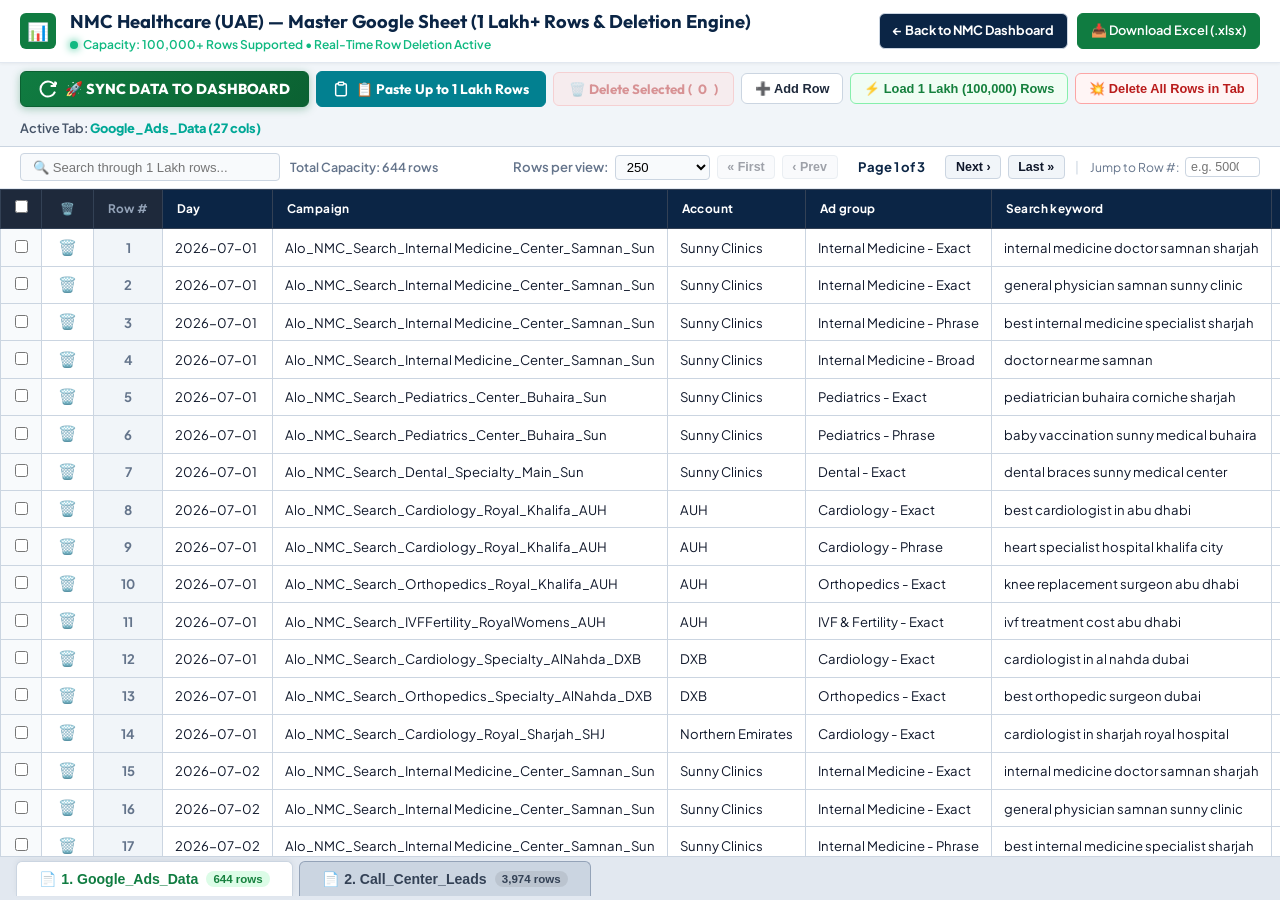
<file: sheet.html>
<!DOCTYPE html>
<html lang="en">
<head>
  <meta charset="UTF-8">
  <meta name="viewport" content="width=device-width, initial-scale=1.0">
  <title>NMC Healthcare (UAE) — Master Google Sheet (1 Lakh+ Rows & Deletion Engine)</title>
  <style>
/* ==========================================================================
   NMC HEALTHCARE (UAE) — EXECUTIVE PERFORMANCE & AI INTELLIGENCE DASHBOARD
   Enterprise Tabular Design System (No Text Overlap, High-Definition Styling)
   ========================================================================== */

@import url('https://fonts.googleapis.com/css2?family=Plus+Jakarta+Sans:wght@400;500;600;700;800&family=Outfit:wght@500;600;700;800&family=JetBrains+Mono:wght@400;500;600&display=swap');

:root {
  /* Medical Brand Palette */
  --nmc-primary: #00a896;
  --nmc-primary-dark: #028090;
  --nmc-primary-light: #e6f6f4;
  --nmc-navy: #0b2545;
  --nmc-navy-dark: #061527;
  --nmc-navy-light: #134074;
  
  /* Canvas & Containers */
  --bg-app: #f1f5f9;
  --bg-card: #ffffff;
  --bg-card-subtle: #f8fafc;
  --bg-hover: #f1f5f9;
  
  /* Typography & Borders */
  --text-main: #0f172a;
  --text-muted: #64748b;
  --text-light: #94a3b8;
  --border-light: #e2e8f0;
  --border-card: #cbd5e1;

  /* Status Colors */
  --color-success: #10b981;
  --color-success-bg: #ecfdf5;
  --color-warning: #f59e0b;
  --color-warning-bg: #fffbeb;
  --color-danger: #ef4444;
  --color-danger-bg: #fef2f2;
  --color-info: #0284c7;
  --color-info-bg: #f0f9ff;

  /* Shadows */
  --shadow-sm: 0 1px 3px rgba(0, 0, 0, 0.05);
  --shadow-card: 0 4px 16px -2px rgba(11, 37, 69, 0.08), 0 2px 6px -1px rgba(11, 37, 69, 0.04);
  --shadow-lg: 0 16px 32px -4px rgba(11, 37, 69, 0.12), 0 6px 12px -2px rgba(11, 37, 69, 0.08);

  /* Radii */
  --radius-sm: 6px;
  --radius-md: 10px;
  --radius-lg: 14px;
  --radius-xl: 20px;
  
  /* Fonts */
  --font-heading: 'Outfit', -apple-system, BlinkMacSystemFont, sans-serif;
  --font-body: 'Plus Jakarta Sans', -apple-system, BlinkMacSystemFont, sans-serif;
  --font-mono: 'JetBrains Mono', monospace;
}

* {
  box-sizing: border-box;
  margin: 0;
  padding: 0;
}

body {
  font-family: var(--font-body);
  background-color: var(--bg-app);
  color: var(--text-main);
  line-height: 1.5;
  -webkit-font-smoothing: antialiased;
  min-height: 100vh;
}

/* ==========================================================================
   Header & Sticky Navigation Bar
   ========================================================================== */
.app-header {
  background: linear-gradient(135deg, var(--nmc-navy-dark) 0%, var(--nmc-navy) 60%, var(--nmc-navy-light) 100%);
  color: #ffffff;
  padding: 1rem 2rem 0;
  border-bottom: 3px solid var(--nmc-primary);
  box-shadow: var(--shadow-lg);
  position: sticky;
  top: 0;
  z-index: 100;
}

.header-top {
  display: flex;
  justify-content: space-between;
  align-items: center;
  flex-wrap: wrap;
  gap: 1rem;
  margin-bottom: 0.75rem;
}

.brand-section {
  display: flex;
  align-items: center;
  gap: 1rem;
}

.brand-logo-badge {
  background: var(--nmc-primary);
  width: 44px;
  height: 44px;
  border-radius: var(--radius-md);
  display: flex;
  align-items: center;
  justify-content: center;
  font-family: var(--font-heading);
  font-weight: 800;
  font-size: 1.25rem;
  color: #ffffff;
  box-shadow: 0 4px 10px rgba(0, 168, 150, 0.4);
}

.brand-title-group h1 {
  font-family: var(--font-heading);
  font-size: 1.35rem;
  font-weight: 700;
  letter-spacing: -0.02em;
  color: #ffffff;
}

.brand-subtitle {
  font-size: 0.8rem;
  color: #94a3b8;
  display: flex;
  align-items: center;
  gap: 0.5rem;
}

.live-indicator {
  display: inline-block;
  width: 8px;
  height: 8px;
  background-color: var(--color-success);
  border-radius: 50%;
  box-shadow: 0 0 8px var(--color-success);
}

.header-actions {
  display: flex;
  align-items: center;
  gap: 0.6rem;
  flex-wrap: wrap;
}

.btn-header {
  background: rgba(255, 255, 255, 0.12);
  border: 1px solid rgba(255, 255, 255, 0.22);
  color: #ffffff;
  padding: 0.5rem 0.95rem;
  border-radius: var(--radius-sm);
  font-size: 0.82rem;
  font-weight: 600;
  cursor: pointer;
  display: inline-flex;
  align-items: center;
  gap: 0.45rem;
  transition: all 0.2s ease;
  text-decoration: none;
}

.btn-header:hover {
  background: rgba(255, 255, 255, 0.22);
  border-color: rgba(255, 255, 255, 0.4);
}

.btn-header.primary {
  background: var(--nmc-primary);
  border-color: var(--nmc-primary);
  color: #ffffff;
}

.btn-header.primary:hover {
  background: #008f80;
}

.btn-header.sheets-btn {
  background: #107c41;
  border-color: #107c41;
  color: #ffffff;
  font-weight: 700;
  box-shadow: 0 2px 8px rgba(16, 124, 65, 0.35);
}

.btn-header.sheets-btn:hover {
  background: #0b6132;
}

/* ==========================================================================
   Top Main App Tabs (Clean & Prominent)
   ========================================================================== */
.main-app-nav-tabs {
  display: flex;
  gap: 0.5rem;
  overflow-x: auto;
  padding-bottom: 0.75rem;
  border-bottom: 1px solid rgba(255, 255, 255, 0.15);
}

.main-tab-pill {
  background: rgba(255, 255, 255, 0.08);
  border: 1px solid rgba(255, 255, 255, 0.15);
  color: #cbd5e1;
  padding: 0.65rem 1.35rem;
  border-radius: 8px;
  font-family: var(--font-heading);
  font-size: 0.92rem;
  font-weight: 700;
  cursor: pointer;
  display: inline-flex;
  align-items: center;
  gap: 0.6rem;
  transition: all 0.2s ease;
  white-space: nowrap;
}

.main-tab-pill:hover {
  background: rgba(255, 255, 255, 0.18);
  color: #ffffff;
}

.main-tab-pill.active {
  background: var(--nmc-primary);
  color: #ffffff;
  border-color: var(--nmc-primary);
  box-shadow: 0 4px 14px rgba(0, 168, 150, 0.45);
}

.main-tab-pill .badge-pill-alert {
  background: #ffffff;
  color: var(--nmc-navy);
  padding: 0.1rem 0.5rem;
  border-radius: 12px;
  font-size: 0.72rem;
  font-weight: 800;
}

/* Territory Navigation Bar */
.territory-nav-container {
  display: flex;
  gap: 0.4rem;
  padding: 0.5rem 0 0.6rem;
  overflow-x: auto;
}

.territory-tab {
  background: rgba(0, 0, 0, 0.3);
  border: 1px solid rgba(255, 255, 255, 0.12);
  color: #94a3b8;
  padding: 0.35rem 0.85rem;
  border-radius: 20px;
  font-size: 0.8rem;
  font-weight: 600;
  cursor: pointer;
  display: flex;
  align-items: center;
  gap: 0.4rem;
  transition: all 0.2s ease;
  white-space: nowrap;
}

.territory-tab:hover {
  background: rgba(255, 255, 255, 0.15);
  color: #ffffff;
}

.territory-tab.active {
  background: #ffffff;
  color: var(--nmc-navy);
  font-weight: 800;
  box-shadow: 0 2px 6px rgba(0, 0, 0, 0.15);
}

.territory-tab .badge-count {
  background: rgba(0, 0, 0, 0.12);
  padding: 0.1rem 0.4rem;
  border-radius: 10px;
  font-size: 0.7rem;
}

/* ==========================================================================
   Filter Bar & Control Panel
   ========================================================================== */
.controls-panel {
  background: #ffffff;
  border-bottom: 1px solid var(--border-light);
  padding: 0.85rem 2rem;
  display: flex;
  align-items: center;
  justify-content: space-between;
  flex-wrap: wrap;
  gap: 0.85rem;
  box-shadow: var(--shadow-sm);
  position: sticky;
  top: 142px;
  z-index: 80;
}

.filters-group {
  display: flex;
  align-items: center;
  gap: 0.75rem;
  flex-wrap: wrap;
}

.filter-item {
  display: flex;
  flex-direction: column;
  gap: 0.25rem;
}

.filter-label {
  font-size: 0.7rem;
  font-weight: 800;
  text-transform: uppercase;
  letter-spacing: 0.05em;
  color: var(--text-muted);
}

.filter-select, .filter-input {
  background: var(--bg-card-subtle);
  border: 1px solid var(--border-light);
  padding: 0.45rem 0.75rem;
  border-radius: var(--radius-sm);
  font-size: 0.82rem;
  font-family: inherit;
  color: var(--text-main);
  outline: none;
  transition: all 0.2s ease;
  min-width: 140px;
}

.filter-select:focus, .filter-input:focus {
  border-color: var(--nmc-primary);
  background: #ffffff;
  box-shadow: 0 0 0 3px var(--nmc-teal-glow);
}

.date-preset-group {
  display: flex;
  background: var(--bg-card-subtle);
  border: 1px solid var(--border-light);
  border-radius: var(--radius-sm);
  padding: 2px;
}

.date-preset-btn {
  background: transparent;
  border: none;
  padding: 0.35rem 0.65rem;
  font-size: 0.76rem;
  font-weight: 600;
  color: var(--text-muted);
  border-radius: 4px;
  cursor: pointer;
  transition: all 0.15s ease;
}

.date-preset-btn:hover {
  color: var(--text-main);
}

.date-preset-btn.active {
  background: #ffffff;
  color: var(--nmc-primary-dark);
  font-weight: 700;
  box-shadow: var(--shadow-sm);
}

/* ==========================================================================
   Main Layout & Content Cards
   ========================================================================== */
.main-wrapper {
  padding: 1.5rem 2rem 4rem;
  max-width: 1920px;
  margin: 0 auto;
}

.section-divider-title {
  display: flex;
  justify-content: space-between;
  align-items: center;
  margin: 1.5rem 0 1.1rem;
  border-bottom: 2px solid var(--border-light);
  padding-bottom: 0.6rem;
}

.section-divider-title h2 {
  font-family: var(--font-heading);
  font-size: 1.2rem;
  font-weight: 800;
  color: var(--nmc-navy);
  display: flex;
  align-items: center;
  gap: 0.5rem;
}

.section-divider-title p {
  font-size: 0.8rem;
  color: var(--text-muted);
}

/* KPI Ribbon */
.kpi-ribbon {
  display: grid;
  grid-template-columns: repeat(auto-fit, minmax(195px, 1fr));
  gap: 0.85rem;
  margin-bottom: 1.25rem;
}

.kpi-card {
  background: var(--bg-card);
  border: 1px solid var(--border-light);
  border-radius: var(--radius-md);
  padding: 1rem 1.15rem;
  box-shadow: var(--shadow-card);
  position: relative;
  overflow: hidden;
  transition: transform 0.15s ease;
}

.kpi-card:hover {
  transform: translateY(-2px);
  box-shadow: var(--shadow-lg);
}

.kpi-card::before {
  content: '';
  position: absolute;
  top: 0;
  left: 0;
  right: 0;
  height: 3px;
  background: var(--card-accent, var(--nmc-primary));
}

.kpi-label-group {
  display: flex;
  justify-content: space-between;
  align-items: center;
  margin-bottom: 0.3rem;
}

.kpi-title {
  font-size: 0.72rem;
  font-weight: 800;
  text-transform: uppercase;
  letter-spacing: 0.04em;
  color: var(--text-muted);
}

.kpi-value {
  font-family: var(--font-heading);
  font-size: 1.5rem;
  font-weight: 800;
  color: var(--text-main);
  letter-spacing: -0.02em;
  margin-bottom: 0.15rem;
}

.kpi-footer {
  font-size: 0.75rem;
  display: flex;
  align-items: center;
  gap: 0.35rem;
  color: var(--text-muted);
}

.kpi-footer .badge-positive {
  color: var(--color-success);
  font-weight: 700;
}

.kpi-footer .badge-highlight {
  color: var(--nmc-primary-dark);
  font-weight: 700;
}

/* Grids */
.grid-2 {
  display: grid;
  grid-template-columns: repeat(2, 1fr);
  gap: 1.15rem;
  margin-bottom: 1.25rem;
}

.content-card {
  background: var(--bg-card);
  border: 1px solid var(--border-light);
  border-radius: var(--radius-lg);
  box-shadow: var(--shadow-card);
  padding: 1.25rem 1.5rem;
  margin-bottom: 1.25rem;
}

.card-header-row {
  display: flex;
  justify-content: space-between;
  align-items: center;
  margin-bottom: 1rem;
  flex-wrap: wrap;
  gap: 0.75rem;
}

.card-title-group h3 {
  font-family: var(--font-heading);
  font-size: 1.05rem;
  font-weight: 700;
  color: var(--nmc-navy);
}

.card-title-group p {
  font-size: 0.78rem;
  color: var(--text-muted);
}

/* Step Funnel Grid */
.numerical-funnel-grid {
  display: grid;
  grid-template-columns: repeat(6, 1fr);
  gap: 0.65rem;
}

.funnel-step-box {
  background: var(--bg-card-subtle);
  border: 1px solid var(--border-light);
  border-radius: var(--radius-md);
  padding: 0.85rem;
  text-align: center;
}

.funnel-step-num {
  font-size: 0.68rem;
  font-weight: 800;
  color: var(--text-muted);
  text-transform: uppercase;
  margin-bottom: 0.25rem;
}

.funnel-step-val {
  font-family: var(--font-heading);
  font-size: 1.3rem;
  font-weight: 800;
  color: var(--nmc-navy);
}

.funnel-step-sub {
  font-size: 0.72rem;
  color: var(--nmc-primary-dark);
  font-weight: 700;
  margin-top: 0.15rem;
}

/* ==========================================================================
   PURE TABULAR DATA GRIDS (Completely Non-Overlapping & Discrete Columns)
   ========================================================================== */
.table-freeze-container {
  max-height: 680px;
  overflow: auto;
  border: 1px solid var(--border-light);
  border-radius: var(--radius-md);
  box-shadow: var(--shadow-card);
  background: #ffffff;
}

.data-table {
  width: 100%;
  border-collapse: separate;
  border-spacing: 0;
  font-size: 0.82rem;
  text-align: left;
}

.data-table thead th {
  position: sticky;
  top: 0;
  background: #0b2545;
  color: #f8fafc;
  font-weight: 700;
  text-transform: uppercase;
  font-size: 0.72rem;
  letter-spacing: 0.04em;
  padding: 0.9rem 1rem;
  border-bottom: 2px solid var(--nmc-primary);
  border-right: 1px solid #1e293b;
  white-space: nowrap;
  z-index: 20;
}

/* Freezed Sticky Columns */
.data-table th.sticky-col-1,
.data-table td.sticky-col-1 {
  position: sticky;
  left: 0;
  z-index: 10;
  background: #ffffff;
  box-shadow: 2px 0 6px rgba(0, 0, 0, 0.04);
}

.data-table thead th.sticky-col-1 {
  z-index: 30;
  background: #0b2545;
}

.data-table th.sticky-col-2,
.data-table td.sticky-col-2 {
  position: sticky;
  left: 250px;
  z-index: 10;
  background: #ffffff;
  border-right: 2px solid #cbd5e1;
  box-shadow: 3px 0 8px rgba(0, 0, 0, 0.06);
}

.data-table thead th.sticky-col-2 {
  z-index: 30;
  background: #0b2545;
}

.data-table td {
  padding: 0.9rem 1rem;
  border-bottom: 1px solid var(--border-light);
  border-right: 1px solid #f1f5f9;
  color: var(--text-main);
  background: #ffffff;
  vertical-align: middle;
  line-height: 1.4;
}

.data-table tr:hover td {
  background: #f8fafc;
}

.data-table tr:hover td.sticky-col-1,
.data-table tr:hover td.sticky-col-2 {
  background: #f1f5f9;
}

.data-table .cell-numeric {
  text-align: right;
  font-variant-numeric: tabular-nums;
  font-family: var(--font-body);
}

/* Discrete, Clean Cell Elements (Zero Overlap Guaranteed) */
.tb-text-bold {
  font-weight: 700;
  color: var(--nmc-navy);
  font-size: 0.85rem;
  margin-bottom: 3px;
  display: block;
}

.tb-text-sub {
  font-size: 0.75rem;
  color: var(--text-muted);
  display: block;
}

.tb-text-campaign {
  font-size: 0.78rem;
  font-weight: 600;
  color: #1e293b;
  word-break: break-word;
  max-width: 260px;
  display: block;
  margin-bottom: 3px;
}

.tb-text-adgroup {
  font-size: 0.73rem;
  color: #64748b;
  display: block;
}

.tb-action-card {
  display: flex;
  flex-direction: column;
  gap: 4px;
  max-width: 290px;
}

.tb-action-desc {
  font-size: 0.74rem;
  color: #334155;
  line-height: 1.35;
  display: block;
}

/* Badges */
.next-step-badge {
  display: inline-flex;
  align-items: center;
  padding: 0.28rem 0.65rem;
  border-radius: 6px;
  font-size: 0.74rem;
  font-weight: 700;
  width: fit-content;
}

.badge-scale { background: #dcfce7; color: #15803d; border: 1px solid #86efac; }
.badge-bid-up { background: #e0f2fe; color: #0369a1; border: 1px solid #7dd3fc; }
.badge-bid-down { background: #fef3c7; color: #b45309; border: 1px solid #fcd34d; }
.badge-pause { background: #fee2e2; color: #b91c1c; border: 1px solid #fca5a5; }
.badge-warning { background: #fff7ed; color: #c2410c; border: 1px solid #fdba74; }
.badge-exact { background: #e0f2fe; color: #0369a1; }
.badge-phrase { background: #fef3c7; color: #92400e; }
.badge-broad { background: #f3e8ff; color: #6b21a8; }
.badge-qs-high { background: #dcfce7; color: #15803d; }
.badge-qs-med { background: #fef9c3; color: #854d0e; }
.badge-qs-low { background: #fee2e2; color: #b91c1c; }

/* Status Badges */
.status-pill {
  display: inline-block;
  padding: 0.18rem 0.5rem;
  border-radius: 4px;
  font-size: 0.72rem;
  font-weight: 600;
}
.status-booked { background: #ecfdf5; color: #047857; }
.status-attended { background: #f0fdf4; color: #15803d; font-weight: 700; }
.status-surgery { background: #f5f3ff; color: #6d28d9; font-weight: 700; }
.status-not-booked { background: #fef2f2; color: #b91c1c; }
.status-no-show { background: #fff7ed; color: #c2410c; }
.status-follow-up { background: #f0f9ff; color: #0369a1; }

/* Filter Pills */
.next-step-pills-bar {
  display: flex;
  gap: 0.45rem;
  margin-bottom: 1rem;
  flex-wrap: wrap;
  align-items: center;
}

.step-pill {
  background: #ffffff;
  border: 1px solid var(--border-light);
  padding: 0.35rem 0.8rem;
  border-radius: 20px;
  font-size: 0.76rem;
  font-weight: 600;
  cursor: pointer;
  display: inline-flex;
  align-items: center;
  gap: 0.35rem;
  transition: all 0.15s ease;
  color: var(--text-main);
}

.step-pill:hover {
  border-color: var(--nmc-primary);
}

.step-pill.active {
  background: var(--nmc-navy);
  color: #ffffff;
  border-color: var(--nmc-navy);
}

/* ==========================================================================
   Full Chatbot Console & Floating AI Copilot Widget
   ========================================================================== */
.chatbot-wrapper {
  display: flex;
  flex-direction: column;
  height: 720px;
  background: #ffffff;
  border: 1px solid var(--border-light);
  border-radius: var(--radius-lg);
  box-shadow: var(--shadow-card);
  overflow: hidden;
}

.chatbot-header {
  background: linear-gradient(135deg, var(--nmc-navy-dark) 0%, var(--nmc-navy) 100%);
  color: #ffffff;
  padding: 1.15rem 1.5rem;
  display: flex;
  justify-content: space-between;
  align-items: center;
  border-bottom: 3px solid var(--nmc-primary);
}

.chatbot-messages-container {
  flex: 1;
  overflow-y: auto;
  padding: 1.5rem;
  display: flex;
  flex-direction: column;
  gap: 1.25rem;
  background: #f8fafc;
}

.chat-bubble {
  max-width: 85%;
  padding: 1.15rem 1.35rem;
  border-radius: 12px;
  font-size: 0.88rem;
  line-height: 1.6;
}

.chat-bubble.assistant {
  background: #ffffff;
  border: 1px solid var(--border-light);
  color: var(--text-main);
  align-self: flex-start;
  box-shadow: var(--shadow-sm);
}

.chat-bubble.assistant table {
  width: 100%;
  border-collapse: collapse;
  margin: 0.85rem 0;
  font-size: 0.82rem;
}

.chat-bubble.assistant th {
  background: #0b2545;
  color: #ffffff;
  padding: 0.5rem 0.75rem;
  border: 1px solid #cbd5e1;
  text-align: left;
}

.chat-bubble.assistant td {
  padding: 0.5rem 0.75rem;
  border: 1px solid #e2e8f0;
}

.chat-bubble.user {
  background: var(--nmc-primary);
  color: #ffffff;
  align-self: flex-end;
  font-weight: 600;
}

.chat-prompt-chips {
  display: flex;
  gap: 0.5rem;
  overflow-x: auto;
  padding: 0.75rem 1.25rem;
  background: #ffffff;
  border-top: 1px solid var(--border-light);
}

.chip-btn {
  background: var(--bg-card-subtle);
  border: 1px solid var(--border-light);
  padding: 0.4rem 0.85rem;
  border-radius: 16px;
  font-size: 0.78rem;
  color: var(--nmc-navy);
  font-weight: 600;
  cursor: pointer;
  white-space: nowrap;
  transition: all 0.15s ease;
}

.chip-btn:hover {
  background: var(--nmc-primary);
  color: #ffffff;
  border-color: var(--nmc-primary);
}

.chatbot-input-bar {
  display: flex;
  padding: 1rem 1.25rem;
  background: #ffffff;
  border-top: 1px solid var(--border-light);
  gap: 0.75rem;
}

.chatbot-input {
  flex: 1;
  padding: 0.75rem 1rem;
  border: 1px solid var(--border-light);
  border-radius: var(--radius-sm);
  font-size: 0.9rem;
  font-family: inherit;
  outline: none;
}

.chatbot-input:focus {
  border-color: var(--nmc-primary);
  box-shadow: 0 0 0 3px var(--nmc-teal-glow);
}

/* Floating AI Copilot Widget */
.floating-copilot-container {
  position: fixed;
  bottom: 25px;
  right: 25px;
  z-index: 999;
  display: flex;
  flex-direction: column;
  align-items: flex-end;
}

.copilot-callout-bubble {
  background: #ffffff;
  border: 2px solid var(--nmc-primary);
  border-radius: 14px;
  padding: 0.85rem 1.15rem;
  box-shadow: var(--shadow-lg);
  margin-bottom: 0.75rem;
  max-width: 290px;
  font-size: 0.84rem;
  color: var(--nmc-navy);
  font-weight: 600;
  display: flex;
  flex-direction: column;
  gap: 0.5rem;
  animation: floatBounce 3s infinite ease-in-out;
  position: relative;
}

@keyframes floatBounce {
  0%, 100% { transform: translateY(0); }
  50% { transform: translateY(-5px); }
}

.copilot-callout-close {
  position: absolute;
  top: 6px;
  right: 8px;
  background: none;
  border: none;
  font-size: 1rem;
  cursor: pointer;
  color: var(--text-muted);
}

.copilot-callout-btn {
  background: var(--nmc-primary);
  color: #ffffff;
  border: none;
  border-radius: 6px;
  padding: 0.35rem 0.65rem;
  font-size: 0.75rem;
  font-weight: 700;
  cursor: pointer;
  align-self: flex-start;
}

.floating-copilot-btn {
  background: linear-gradient(135deg, var(--nmc-primary) 0%, var(--nmc-primary-dark) 100%);
  color: #ffffff;
  padding: 0.85rem 1.4rem;
  border-radius: 30px;
  font-family: var(--font-heading);
  font-size: 0.95rem;
  font-weight: 800;
  border: 2px solid #ffffff;
  box-shadow: 0 8px 25px rgba(0, 168, 150, 0.45);
  cursor: pointer;
  display: flex;
  align-items: center;
  gap: 0.6rem;
  transition: all 0.2s ease;
}

.floating-copilot-btn:hover {
  transform: translateY(-3px) scale(1.03);
  box-shadow: 0 12px 30px rgba(0, 168, 150, 0.6);
}

.copilot-pulse-dot {
  width: 10px;
  height: 10px;
  background: #ffffff;
  border-radius: 50%;
  box-shadow: 0 0 10px #ffffff;
  animation: pulseDot 1.5s infinite;
}

@keyframes pulseDot {
  0%, 100% { transform: scale(1); opacity: 1; }
  50% { transform: scale(1.4); opacity: 0.6; }
}

.floating-chat-window {
  display: none;
  flex-direction: column;
  width: 420px;
  height: 560px;
  background: #ffffff;
  border-radius: 16px;
  box-shadow: 0 20px 40px rgba(11, 37, 69, 0.25);
  border: 2px solid var(--nmc-primary);
  overflow: hidden;
  margin-bottom: 0.75rem;
}

.floating-chat-window.open { display: flex; }

.floating-chat-header {
  background: linear-gradient(135deg, var(--nmc-navy-dark) 0%, var(--nmc-navy) 100%);
  color: #ffffff;
  padding: 0.85rem 1.15rem;
  display: flex;
  justify-content: space-between;
  align-items: center;
  border-bottom: 2px solid var(--nmc-primary);
}

.floating-chat-body {
  flex: 1;
  overflow-y: auto;
  padding: 1rem;
  display: flex;
  flex-direction: column;
  gap: 0.85rem;
  background: #f8fafc;
}

.floating-chat-footer {
  display: flex;
  padding: 0.75rem 1rem;
  background: #ffffff;
  border-top: 1px solid var(--border-light);
  gap: 0.5rem;
}

/* Modals */
.modal-backdrop {
  position: fixed;
  top: 0;
  left: 0;
  right: 0;
  bottom: 0;
  background: rgba(11, 37, 69, 0.65);
  backdrop-filter: blur(4px);
  display: none;
  align-items: center;
  justify-content: center;
  z-index: 1000;
  padding: 1.5rem;
}

.modal-backdrop.open { display: flex; }

.modal-box {
  background: #ffffff;
  border-radius: var(--radius-xl);
  max-width: 950px;
  width: 100%;
  max-height: 88vh;
  overflow-y: auto;
  box-shadow: var(--shadow-lg);
  padding: 1.75rem 2rem;
  position: relative;
}

.modal-header {
  display: flex;
  justify-content: space-between;
  align-items: center;
  border-bottom: 1px solid var(--border-light);
  padding-bottom: 1rem;
  margin-bottom: 1.25rem;
}

.modal-header h2 {
  font-family: var(--font-heading);
  font-size: 1.3rem;
  color: var(--nmc-navy);
}

.modal-close {
  background: transparent;
  border: none;
  font-size: 1.5rem;
  cursor: pointer;
  color: var(--text-muted);
}

.schema-box {
  background: #1e293b;
  color: #f8fafc;
  border-radius: var(--radius-md);
  padding: 1rem 1.25rem;
  font-family: var(--font-mono);
  font-size: 0.8rem;
  overflow-x: auto;
  margin-bottom: 1rem;
}

@media (max-width: 1024px) {
  .grid-2 { grid-template-columns: 1fr; }
  .numerical-funnel-grid { grid-template-columns: repeat(3, 1fr); }
  .app-header, .controls-panel, .main-wrapper { padding-left: 1rem; padding-right: 1rem; }
  .data-table th.sticky-col-2, .data-table td.sticky-col-2 { left: 160px; }
  .floating-chat-window { width: 90vw; height: 70vh; }
}

</style>
  <style>
    body {
      background: #f8fafc;
      font-family: var(--font-body);
      color: #0f172a;
      height: 100vh;
      display: flex;
      flex-direction: column;
      overflow: hidden;
      margin: 0;
      padding: 0;
    }

    /* Google Sheets Top Menu Bar */
    .sheet-app-header {
      background: #ffffff;
      border-bottom: 1px solid #e2e8f0;
      padding: 0.5rem 1.25rem;
      display: flex;
      justify-content: space-between;
      align-items: center;
      box-shadow: 0 1px 3px rgba(0,0,0,0.05);
      z-index: 20;
    }

    .sheet-title-group {
      display: flex;
      align-items: center;
      gap: 0.85rem;
    }

    .sheet-logo-icon {
      background: #107c41;
      color: #ffffff;
      width: 36px;
      height: 36px;
      border-radius: 6px;
      display: flex;
      align-items: center;
      justify-content: center;
      font-weight: 800;
      font-size: 1.1rem;
    }

    .sheet-title-text {
      font-family: var(--font-heading);
      font-size: 1.15rem;
      font-weight: 700;
      color: #0b2545;
    }

    .sheet-meta-status {
      font-size: 0.75rem;
      color: #10b981;
      display: flex;
      align-items: center;
      gap: 0.35rem;
      font-weight: 600;
    }

    /* Toolbar with In-Sheet Sync, Paste & Delete Buttons */
    .sheet-toolbar {
      background: #f1f5f9;
      border-bottom: 1px solid #cbd5e1;
      padding: 0.5rem 1.25rem;
      display: flex;
      justify-content: space-between;
      align-items: center;
      gap: 0.75rem;
      flex-wrap: wrap;
    }

    .sheet-toolbar-actions {
      display: flex;
      align-items: center;
      gap: 0.45rem;
      flex-wrap: wrap;
    }

    .btn-sync-action {
      background: linear-gradient(135deg, #107c41 0%, #0b6132 100%);
      color: #ffffff;
      border: 1px solid #0b6132;
      padding: 0.5rem 1.15rem;
      border-radius: 6px;
      font-family: var(--font-heading);
      font-size: 0.9rem;
      font-weight: 800;
      cursor: pointer;
      display: inline-flex;
      align-items: center;
      gap: 0.45rem;
      box-shadow: 0 2px 8px rgba(16, 124, 65, 0.35);
      transition: all 0.2s ease;
    }

    .btn-sync-action:hover {
      transform: translateY(-1px);
      box-shadow: 0 4px 12px rgba(16, 124, 65, 0.5);
    }

    .btn-paste-action {
      background: #028090;
      color: #ffffff;
      border: 1px solid #028090;
      padding: 0.5rem 1rem;
      border-radius: 6px;
      font-family: var(--font-heading);
      font-size: 0.86rem;
      font-weight: 700;
      cursor: pointer;
      display: inline-flex;
      align-items: center;
      gap: 0.4rem;
      transition: all 0.2s ease;
    }

    .btn-paste-action:hover {
      background: #006674;
    }

    .btn-delete-selected {
      background: #fee2e2;
      color: #b91c1c;
      border: 1px solid #fca5a5;
      padding: 0.5rem 0.95rem;
      border-radius: 6px;
      font-family: var(--font-heading);
      font-size: 0.84rem;
      font-weight: 700;
      cursor: pointer;
      display: inline-flex;
      align-items: center;
      gap: 0.4rem;
      transition: all 0.15s ease;
    }

    .btn-delete-selected:hover:not(:disabled) {
      background: #b91c1c;
      color: #ffffff;
    }

    .btn-delete-selected:disabled {
      opacity: 0.45;
      cursor: not-allowed;
    }

    .btn-tool {
      background: #ffffff;
      border: 1px solid #cbd5e1;
      color: #1e293b;
      padding: 0.45rem 0.8rem;
      border-radius: 6px;
      font-size: 0.8rem;
      font-weight: 600;
      cursor: pointer;
      display: inline-flex;
      align-items: center;
      gap: 0.35rem;
      text-decoration: none;
    }

    .btn-tool:hover {
      background: #e2e8f0;
    }

    /* Search & Pagination Navigation Bar */
    .sheet-nav-bar {
      background: #ffffff;
      border-bottom: 1px solid #e2e8f0;
      padding: 0.4rem 1.25rem;
      display: flex;
      align-items: center;
      justify-content: space-between;
      gap: 1rem;
      flex-wrap: wrap;
    }

    .sheet-search-input {
      background: #f8fafc;
      border: 1px solid #cbd5e1;
      padding: 0.35rem 0.75rem;
      border-radius: 4px;
      font-size: 0.82rem;
      width: 260px;
      outline: none;
    }

    .sheet-search-input:focus {
      border-color: #00a896;
      background: #ffffff;
    }

    .pagination-controls {
      display: flex;
      align-items: center;
      gap: 0.4rem;
      font-size: 0.82rem;
    }

    .page-btn {
      background: #f1f5f9;
      border: 1px solid #cbd5e1;
      padding: 0.25rem 0.6rem;
      border-radius: 4px;
      font-size: 0.78rem;
      font-weight: 700;
      cursor: pointer;
      color: #0f172a;
    }

    .page-btn:hover:not(:disabled) {
      background: #00a896;
      color: #ffffff;
      border-color: #00a896;
    }

    .page-btn:disabled {
      opacity: 0.4;
      cursor: not-allowed;
    }

    /* Grid Area */
    .sheet-grid-container {
      flex: 1;
      overflow: auto;
      background: #ffffff;
      position: relative;
    }

    .grid-table {
      width: 100%;
      border-collapse: collapse;
      font-size: 0.82rem;
      font-family: var(--font-body);
    }

    .grid-table th {
      position: sticky;
      top: 0;
      background: #0b2545;
      color: #ffffff;
      font-weight: 700;
      padding: 0.65rem 0.85rem;
      border: 1px solid #334155;
      text-align: left;
      white-space: nowrap;
      font-size: 0.74rem;
      letter-spacing: 0.03em;
      z-index: 10;
    }

    .grid-table th.col-chk, .grid-table td.col-chk {
      width: 35px;
      min-width: 35px;
      text-align: center;
      background: #1e293b;
      color: #ffffff;
    }

    .grid-table td.col-chk {
      background: #f8fafc;
      border-right: 1px solid #cbd5e1;
    }

    .grid-table th.col-action, .grid-table td.col-action {
      width: 45px;
      min-width: 45px;
      text-align: center;
      background: #1e293b;
      color: #ffffff;
    }

    .grid-table td.col-action {
      background: #ffffff;
      border-right: 1px solid #cbd5e1;
    }

    .grid-table th.col-row-idx {
      background: #1e293b;
      text-align: center;
      width: 65px;
      min-width: 65px;
      color: #94a3b8;
    }

    .grid-table td {
      border: 1px solid #cbd5e1;
      padding: 0.45rem 0.75rem;
      color: #0f172a;
      outline: none;
      white-space: nowrap;
      line-height: 1.3;
    }

    .grid-table td.col-row-idx {
      background: #f1f5f9;
      color: #64748b;
      font-weight: 700;
      text-align: center;
      user-select: none;
    }

    .grid-table tr:hover td:not(.col-row-idx):not(.col-chk) {
      background: #f0fdf4;
    }

    .grid-table td:focus {
      background: #ffffff;
      box-shadow: inset 0 0 0 2px #00a896;
    }

    .btn-row-del {
      background: transparent;
      border: none;
      color: #ef4444;
      cursor: pointer;
      font-size: 0.95rem;
      padding: 2px 4px;
      border-radius: 4px;
      transition: all 0.15s ease;
    }

    .btn-row-del:hover {
      background: #fee2e2;
      transform: scale(1.15);
    }

    /* Bottom Sheet Tab Navigator */
    .sheet-bottom-tabs {
      background: #e2e8f0;
      border-top: 1px solid #cbd5e1;
      display: flex;
      align-items: center;
      padding: 0 1rem;
      gap: 0.35rem;
      height: 44px;
    }

    .tab-btn {
      background: #cbd5e1;
      border: 1px solid #94a3b8;
      border-bottom: none;
      padding: 0.55rem 1.4rem;
      font-size: 0.88rem;
      font-weight: 700;
      color: #334155;
      cursor: pointer;
      border-radius: 6px 6px 0 0;
      display: flex;
      align-items: center;
      gap: 0.5rem;
      transition: all 0.15s ease;
    }

    .tab-btn.active {
      background: #ffffff;
      color: #107c41;
      border-color: #cbd5e1;
      box-shadow: 0 -2px 6px rgba(0,0,0,0.05);
    }

    .tab-btn .tab-badge {
      background: rgba(0,0,0,0.08);
      padding: 0.1rem 0.45rem;
      border-radius: 10px;
      font-size: 0.72rem;
    }

    .tab-btn.active .tab-badge {
      background: #dcfce7;
      color: #15803d;
    }

    .toast-banner {
      position: fixed;
      top: 70px;
      right: 20px;
      background: #107c41;
      color: #ffffff;
      padding: 0.85rem 1.25rem;
      border-radius: 8px;
      box-shadow: var(--shadow-lg);
      font-weight: 700;
      font-size: 0.88rem;
      display: none;
      align-items: center;
      gap: 0.6rem;
      z-index: 1000;
      animation: fadeIn 0.3s ease;
    }

    @keyframes fadeIn {
      from { opacity: 0; transform: translateY(-10px); }
      to { opacity: 1; transform: translateY(0); }
    }
  </style>
</head>
<body>

  <!-- Top App Header -->
  <header class="sheet-app-header">
    <div class="sheet-title-group">
      <div class="sheet-logo-icon">📊</div>
      <div>
        <div class="sheet-title-text">NMC Healthcare (UAE) — Master Google Sheet (1 Lakh+ Rows & Deletion Engine)</div>
        <div class="sheet-meta-status">
          <span class="live-indicator"></span> Capacity: 100,000+ Rows Supported • Real-Time Row Deletion Active
        </div>
      </div>
    </div>

    <div style="display:flex; align-items:center; gap:0.6rem;">
      <a href="index.html" class="btn-tool" style="background:#0b2545; color:#ffffff; font-weight:700;">
        ← Back to NMC Dashboard
      </a>
      <a href="NMC_Hospital_Master_Template.xlsx" download="NMC_Hospital_Master_Template.xlsx" class="btn-tool sheets-btn" style="background:#107c41; color:#fff; border-color:#107c41;">
        📥 Download Excel (.xlsx)
      </a>
    </div>
  </header>

  <!-- Spreadsheet Toolbar with In-Sheet Sync, Paste & Delete Buttons -->
  <div class="sheet-toolbar">
    <div class="sheet-toolbar-actions">
      <!-- THE IN-SHEET SYNC BUTTON -->
      <button class="btn-sync-action" onclick="SHEET_APP.syncToDashboard()">
        <svg width="18" height="18" viewBox="0 0 24 24" fill="none" stroke="currentColor" stroke-width="2.5"><path d="M21.5 2v6h-6M21.34 15.57a10 10 0 1 1-.57-8.38l5.67-5.67"/></svg>
        🚀 SYNC DATA TO DASHBOARD
      </button>

      <!-- 1-CLICK PASTE CLIPBOARD BUTTON (Supports 1 Lakh Rows) -->
      <button class="btn-paste-action" onclick="SHEET_APP.pasteFromClipboard()">
        <svg width="16" height="16" viewBox="0 0 24 24" fill="none" stroke="currentColor" stroke-width="2.2"><path d="M16 4h2a2 2 0 0 1 2 2v14a2 2 0 0 1-2 2H6a2 2 0 0 1-2-2V6a2 2 0 0 1 2-2h2"></path><rect x="8" y="2" width="8" height="4" rx="1" ry="1"></rect></svg>
        📋 Paste Up to 1 Lakh Rows
      </button>

      <!-- DELETE SELECTED ROWS BUTTON -->
      <button class="btn-delete-selected" id="btnDeleteSelected" onclick="SHEET_APP.deleteSelectedRows()" disabled>
        🗑️ Delete Selected (<span id="selectedCountSpan">0</span>)
      </button>

      <button class="btn-tool" onclick="SHEET_APP.addNewRow()">
        ➕ Add Row
      </button>

      <!-- 1 LAKH ROWS GENERATOR BUTTON -->
      <button class="btn-tool" style="background:#f0fdf4; border-color:#86efac; color:#15803d; font-weight:700;" onclick="SHEET_APP.loadOneLakhRows()">
        ⚡ Load 1 Lakh (100,000) Rows
      </button>

      <!-- CLEAR ALL DATA BUTTON -->
      <button class="btn-tool" style="color:#b91c1c; border-color:#fca5a5; background:#fff5f5; font-weight:700;" onclick="SHEET_APP.clearSheetData()">
        💥 Delete All Rows in Tab
      </button>
    </div>

    <div style="font-size:0.8rem; color:#475569; font-weight:600;">
      Active Tab: <span id="lblActiveTab" style="color:#00a896; font-weight:800;">Google_Ads_Data (27 cols)</span>
    </div>
  </div>

  <!-- Search & Navigation Pagination Bar -->
  <div class="sheet-nav-bar">
    <div style="display:flex; align-items:center; gap:0.65rem;">
      <input type="text" id="sheetSearchInput" class="sheet-search-input" placeholder="🔍 Search through 1 Lakh rows..." oninput="SHEET_APP.onSearch(this.value)">
      <span id="sheetMatchCount" style="font-size:0.78rem; color:#64748b; font-weight:600;"></span>
    </div>

    <div class="pagination-controls">
      <span style="color:#64748b; font-weight:600;">Rows per view:</span>
      <select id="pageSizeSelect" class="sheet-search-input" style="width:95px; padding:0.2rem 0.4rem;" onchange="SHEET_APP.setPageSize(this.value)">
        <option value="100">100</option>
        <option value="250" selected>250</option>
        <option value="500">500</option>
        <option value="1000">1,000</option>
        <option value="5000">5,000</option>
      </select>

      <button class="page-btn" id="btnFirstPage" onclick="SHEET_APP.goToPage(1)">&laquo; First</button>
      <button class="page-btn" id="btnPrevPage" onclick="SHEET_APP.prevPage()">&lsaquo; Prev</button>
      <span id="pageIndicator" style="font-weight:700; color:#0b2545; min-width:95px; text-align:center;">Page 1 of 1</span>
      <button class="page-btn" id="btnNextPage" onclick="SHEET_APP.nextPage()">Next &rsaquo;</button>
      <button class="page-btn" id="btnLastPage" onclick="SHEET_APP.goToLastPage()">Last &raquo;</button>

      <span style="color:#cbd5e1; margin:0 4px;">|</span>
      <span style="font-size:0.76rem; color:#64748b;">Jump to Row #:</span>
      <input type="number" id="jumpToRowInput" style="width:75px; padding:2px 5px; font-size:0.78rem; border:1px solid #cbd5e1; border-radius:4px;" placeholder="e.g. 50000" onkeydown="if(event.key==='Enter') SHEET_APP.jumpToRow(this.value)">
    </div>
  </div>

  <!-- Spreadsheet Grid Area -->
  <div class="sheet-grid-container" id="gridContainer" tabindex="0">
    <table class="grid-table" id="sheetTable">
      <thead id="sheetTableHead"></thead>
      <tbody id="sheetTableBody"></tbody>
    </table>
  </div>

  <!-- Bottom Sheet Tabs -->
  <div class="sheet-bottom-tabs">
    <button class="tab-btn active" id="tabBtnAds" onclick="SHEET_APP.switchTab('ads')">
      📄 1. Google_Ads_Data <span class="tab-badge" id="badgeCountAds">0 rows</span>
    </button>
    <button class="tab-btn" id="tabBtnLeads" onclick="SHEET_APP.switchTab('leads')">
      📄 2. Call_Center_Leads <span class="tab-badge" id="badgeCountLeads">0 rows</span>
    </button>
  </div>

  <!-- Success Toast -->
  <div id="toastBanner" class="toast-banner">
    <span>✅</span>
    <span id="toastText">Synchronized successfully with NMC Dashboard!</span>
  </div>

  <!-- NMC Healthcare In-Sheet Engine -->
  <script>
/* NMC Healthcare (UAE) Performance Marketing & CRM Dashboard Unified Engine */

/* === js/parser.js === */
/**
 * NMC Healthcare (UAE) - Automated Campaign Name Intelligence & Parser Engine (V4)
 * 
 * Supports real Google Ads campaign formats:
 * - "Alo_NMC_Search_Padiac_Center_Al_Nahda_Dubai"
 * - "Alo_NMC_Search_Internal Medicine_Center_Samnan_Sun"
 * 
 * Extracts:
 * 1. Ad Account / Region (AUH, DXB, Northern Emirates, Sunny Clinics)
 * 2. Hospital Branch (e.g. NMC Specialty Al Nahda, NMC Royal Khalifa City, Sunny Samnan, etc.)
 * 3. Clinical Department / Speciality (e.g. Pediatrics, Cardiology, Orthopedics, etc.)
 * 4. Normalizes dates (M/D/YY, DD-MM-YYYY, YYYY-MM-DD)
 */

const NMC_PARSER = {
  // Ad Account & Territory Mappings
  regions: [
    { key: 'Sunny Clinics', label: 'Sunny Clinics (UAE)', patterns: [/\b_?sun\b/i, /sunny/i, /sunny\s*clinics/i, /sunny\s*medical/i, /samnan/i, /buhaira/i, /yarmook/i, /shahba/i, /meena/i] },
    { key: 'AUH', label: 'AUH (Abu Dhabi)', patterns: [/\bauh\b/i, /abu\s*dhabi/i, /\bcapital\b/i, /khalifa/i, /bareen/i, /al\s*ain/i, /electra/i, /mbz/i, /nmc\s*auh/i] },
    { key: 'DXB', label: 'DXB (Dubai)', patterns: [/\bdxb\b/i, /dubai/i, /al\s*nahda/i, /\bdip\b/i, /deira/i, /al\s*barsha/i, /barsha/i, /nmc\s*dxb/i] },
    { key: 'Northern Emirates', label: 'Northern Emirates', patterns: [/northern\s*emirates/i, /north\s*emirates/i, /\bnmc\s*north/i, /\bne\b/i, /sharjah/i, /\bshj\b/i, /ajman/i, /\bajm\b/i, /rak\b/i, /ras\s*al\s*khaimah/i, /fujairah/i, /\bfuj\b/i, /uaq\b/i, /umm\s*al\s*quwain/i, /rolla/i, /nmc\s*ne/i] }
  ],

  // Hospital & Facility Branches Mappings
  branches: [
    // Sunny Clinics
    { name: 'Sunny Medical Centre Samnan', region: 'Sunny Clinics', patterns: [/samnan/i, /center\s*samnan/i, /sunny\s*samnan/i] },
    { name: 'Sunny Al Buhaira Medical Centre', region: 'Sunny Clinics', patterns: [/buhaira/i, /corniche\s*buhaira/i, /sunny\s*buhaira/i] },
    { name: 'Sunny Al Yarmook Medical Centre', region: 'Sunny Clinics', patterns: [/yarmook/i, /sunny\s*yarmook/i] },
    { name: 'Sunny Medical Centre Shahba', region: 'Sunny Clinics', patterns: [/shahba/i, /sunny\s*shahba/i] },
    { name: 'Sunny Clinic Meena', region: 'Sunny Clinics', patterns: [/meena/i, /sunny\s*meena/i] },
    { name: 'Sunny Specialty Medical Centre', region: 'Sunny Clinics', patterns: [/sunny\s*specialty/i, /sunny\s*main/i, /sunny\s*center/i] },

    // Abu Dhabi
    { name: 'NMC Royal Hospital Khalifa City', region: 'AUH', patterns: [/nmc\s*royal\s*khalifa/i, /royal\s*khalifa/i, /khalifacity/i, /khalifa\s*city/i, /khalifa/i] },
    { name: 'NMC Royal Hospital Abu Dhabi', region: 'AUH', patterns: [/nmc\s*royal\s*hospital,\s*abu\s*dhabi/i, /nmc\s*royal\s*hospital\s*abu\s*dhabi/i, /royal\s*abu\s*dhabi/i] },
    { name: 'NMC Specialty Hospital Abu Dhabi', region: 'AUH', patterns: [/nmc\s*specialty\s*auh/i, /specialty\s*abu\s*dhabi/i, /electra/i, /madinat\s*zayed/i, /specialty\s*auh/i] },
    { name: 'NMC Bareen International Hospital', region: 'AUH', patterns: [/bareen/i, /bareen\s*hospital/i, /mbz\s*city/i, /mohammed\s*bin\s*zayed/i, /mbz/i] },
    { name: 'NMC Royal Women\'s Hospital', region: 'AUH', patterns: [/royal\s*women/i, /brightpoint/i, /womens\s*hospital/i] },
    { name: 'NMC Medical Center Al Ain', region: 'AUH', patterns: [/al\s*ain/i, /nmc\s*al\s*ain/i] },

    // Dubai
    { name: 'NMC Specialty Hospital Al Nahda', region: 'DXB', patterns: [/al\s*nahda/i, /nahda/i, /specialty\s*dxb/i, /specialty\s*dubai/i, /nmc\s*al\s*nahda/i, /al_nahda/i] },
    { name: 'NMC Royal Hospital DIP', region: 'DXB', patterns: [/nmc\s*royal\s*dip/i, /\bdip\b/i, /dubai\s*investments\s*park/i, /royal\s*dip/i, /royal\s*hospital,\s*dip/i] },
    { name: 'NMC Medical Center Deira', region: 'DXB', patterns: [/deira/i, /nmc\s*deira/i, /al\s*rigga/i] },
    { name: 'NMC Day Surgery Al Barsha', region: 'DXB', patterns: [/al\s*barsha/i, /barsha/i, /day\s*surgery\s*barsha/i] },

    // Northern Emirates (Sharjah, Ajman, RAK)
    { name: 'NMC Royal Hospital Sharjah', region: 'Northern Emirates', patterns: [/royal\s*sharjah/i, /nmc\s*sharjah/i, /royal\s*shj/i, /al\s*zahra\s*building/i] },
    { name: 'NMC Medical Center Rolla', region: 'Northern Emirates', patterns: [/rolla/i, /nmc\s*rolla/i, /sharjah\s*rolla/i] },
    { name: 'NMC Medical Center Ajman', region: 'Northern Emirates', patterns: [/ajman/i, /nmc\s*ajman/i, /rashidiya/i] },
    { name: 'NMC Medical Center RAK', region: 'Northern Emirates', patterns: [/\brak\b/i, /ras\s*al\s*khaimah/i, /nmc\s*rak/i] }
  ],

  // Clinical Departments & Medical Specialities Mappings
  departments: [
    { name: 'Internal Medicine', patterns: [/internal\s*medicine/i, /internal\s*med/i, /general\s*medicine/i, /family\s*med/i, /\bgp\b/i, /general\s*physician/i, /physician/i, /radiology/i] },
    { name: 'Cardiology', patterns: [/cardio/i, /heart/i, /cardiolog/i, /angioplasty/i, /ecg/i, /echo/i, /hypertension/i] },
    { name: 'Orthopedics', patterns: [/ortho/i, /bone/i, /joint/i, /knee/i, /spine/i, /arthroscopy/i, /fracture/i, /ligament/i, /hip\s*replacement/i] },
    { name: 'IVF & Fertility', patterns: [/\bivf\b/i, /fertil/i, /fakih/i, /iui/i, /embryo/i, /icsi/i, /conception/i, /infertility/i] },
    { name: 'Pediatrics', patterns: [/pedia/i, /padiac/i, /child/i, /paediatric/i, /infant/i, /baby/i, /vaccination/i, /neonatal/i] },
    { name: 'Gynecology & Obstetrics', patterns: [/gyn/i, /obs/i, /maternity/i, /pregnan/i, /delivery/i, /women/i, /c-section/i, /antenatal/i, /obstetrics/i, /gynaecology/i, /lactation/i, /foetal/i, /fetal/i] },
    { name: 'Dental', patterns: [/dent/i, /teeth/i, /orthodont/i, /implant/i, /braces/i, /root\s*canal/i, /veneer/i, /dentistry/i] },
    { name: 'Oncology', patterns: [/onco/i, /cancer/i, /tumor/i, /chemo/i, /radiation/i, /biopsy/i] },
    { name: 'Dermatology & Aesthetics', patterns: [/derma/i, /skin/i, /laser/i, /botox/i, /filler/i, /hair\s*loss/i, /hydrafacial/i, /aesthetic/i] },
    { name: 'ENT (Ear, Nose & Throat)', patterns: [/\bent\b/i, /ear/i, /nose/i, /throat/i, /sinus/i, /audiolog/i, /tonsil/i] },
    { name: 'Neurology & Neurosurgery', patterns: [/neuro/i, /brain/i, /stroke/i, /epilepsy/i, /migraine/i, /dementia/i] },
    { name: 'Gastroenterology', patterns: [/gastro/i, /endoscopy/i, /colonoscopy/i, /stomach/i, /liver/i, /\bgi\b/i, /gerd/i] },
    { name: 'General & Bariatric Surgery', patterns: [/general\s*surg/i, /bariatric/i, /surg/i, /hernia/i, /gallbladder/i, /appendix/i, /laparoscop/i, /weight\s*loss\s*surg/i, /laparoscopic/i] },
    { name: 'Ophthalmology (Eye Care)', patterns: [/ophthal/i, /eye/i, /lasik/i, /cataract/i, /vision/i, /glaucoma/i, /retina/i] },
    { name: 'Urology & Andrology', patterns: [/uro/i, /kidney\s*stone/i, /prostate/i, /androlog/i, /bladder/i] },
    { name: 'Physiotherapy & Rehab', patterns: [/physio/i, /rehab/i, /physical\s*therapy/i, /chiropractic/i, /pain\s*management/i] }
  ],

  // Campaign Types / Channels
  campaignTypes: [
    { type: 'Search', patterns: [/search/i, /exact/i, /phrase/i, /kw/i, /brand/i, /nonbrand/i] },
    { type: 'Performance Max', patterns: [/pmax/i, /performance\s*max/i] },
    { type: 'Display', patterns: [/display/i, /gdn/i, /banner/i] },
    { type: 'Demand Gen', patterns: [/demand\s*gen/i, /discovery/i] },
    { type: 'Video', patterns: [/video/i, /youtube/i] }
  ],

  /**
   * Normalize any date format to ISO YYYY-MM-DD
   */
  normalizeDate(rawDate) {
    if (!rawDate) return '2026-08-01';
    const str = String(rawDate).trim();
    if (!str) return '2026-08-01';

    // Format: YYYY-MM-DD
    if (/^\d{4}-\d{2}-\d{2}$/.test(str)) return str;

    // Format: M/D/YY or M/D/YYYY (e.g. "8/1/26" or "8/15/2026")
    const mdy = str.match(/^(\d{1,2})\/(\d{1,2})\/(\d{2,4})/);
    if (mdy) {
      let month = mdy[1].padStart(2, '0');
      let day = mdy[2].padStart(2, '0');
      let year = mdy[3];
      if (year.length === 2) year = '20' + year;
      return `${year}-${month}-${day}`;
    }

    // Format: DD-MM-YYYY or DD/MM/YYYY (e.g. "22-07-2026")
    const dmy = str.match(/^(\d{1,2})[-/](\d{1,2})[-/](\d{4})/);
    if (dmy) {
      let day = dmy[1].padStart(2, '0');
      let month = dmy[2].padStart(2, '0');
      let year = dmy[3];
      return `${year}-${month}-${day}`;
    }

    // Format: "22 Jul 2026, 12:22"
    const textDate = new Date(str);
    if (!isNaN(textDate.getTime())) {
      return textDate.toISOString().split('T')[0];
    }

    return '2026-08-01';
  },

  /**
   * Parse a raw campaign name string and extract all structured metadata
   */
  parseCampaign(campaignName = '', accountHint = '') {
    const raw = String(campaignName).trim();
    if (!raw) {
      return {
        adAccount: accountHint || 'AUH',
        hospitalBranch: 'NMC Royal Hospital Khalifa City',
        department: 'Internal Medicine',
        campaignType: 'Search',
        language: 'English',
        intent: 'General',
        confidence: 0.5
      };
    }

    let detectedRegion = '';
    let detectedBranch = '';
    let detectedDepartment = '';
    let detectedType = 'Search';
    let detectedLang = /_ar\b|arabic/i.test(raw) ? 'Arabic' : 'English';
    let detectedIntent = /exact/i.test(raw) ? 'Exact High-Intent' : /brand/i.test(raw) ? 'Brand' : 'Non-Brand / Category';

    // 1. Check for 'Sun' / Sunny Clinics specific suffix/token (e.g. ..._Sun or ..._Sunny)
    const isSunny = /_sun\b|_sunny\b|\bsun\b|\bsunny\b/i.test(raw) || /sunny/i.test(accountHint);
    if (isSunny) {
      detectedRegion = 'Sunny Clinics';
    }

    // 2. Detect Region from Account Hint (e.g. "NMC DXB", "NMC AUH", "NMC NE")
    if (!detectedRegion && accountHint) {
      for (const r of this.regions) {
        if (r.key.toLowerCase() === accountHint.toLowerCase() || r.patterns.some(p => p.test(accountHint))) {
          detectedRegion = r.key;
          break;
        }
      }
    }

    // 3. Detect Branch
    for (const b of this.branches) {
      for (const pattern of b.patterns) {
        if (pattern.test(raw)) {
          detectedBranch = b.name;
          if (!detectedRegion) detectedRegion = b.region;
          break;
        }
      }
      if (detectedBranch) break;
    }

    // 4. Detect Region from campaign name if still unresolved
    if (!detectedRegion) {
      for (const r of this.regions) {
        for (const pattern of r.patterns) {
          if (pattern.test(raw)) {
            detectedRegion = r.key;
            break;
          }
        }
        if (detectedRegion) break;
      }
    }

    // Fallback region
    if (!detectedRegion) detectedRegion = 'AUH';

    // Fallback branch
    if (!detectedBranch) {
      if (detectedRegion === 'Sunny Clinics') detectedBranch = 'Sunny Medical Centre Samnan';
      else if (detectedRegion === 'AUH') detectedBranch = 'NMC Royal Hospital Khalifa City';
      else if (detectedRegion === 'DXB') detectedBranch = 'NMC Specialty Hospital Al Nahda';
      else if (detectedRegion === 'Northern Emirates') detectedBranch = 'NMC Royal Hospital Sharjah';
      else detectedBranch = 'NMC Royal Hospital Khalifa City';
    }

    // 5. Detect Department / Speciality
    for (const d of this.departments) {
      for (const pattern of d.patterns) {
        if (pattern.test(raw)) {
          detectedDepartment = d.name;
          break;
        }
      }
      if (detectedDepartment) break;
    }

    if (!detectedDepartment) {
      detectedDepartment = 'Internal Medicine';
    }

    // 6. Detect Campaign Type
    for (const t of this.campaignTypes) {
      for (const pattern of t.patterns) {
        if (pattern.test(raw)) {
          detectedType = t.type;
          break;
        }
      }
      if (detectedType !== 'Search') break;
    }

    return {
      adAccount: detectedRegion,
      hospitalBranch: detectedBranch,
      department: detectedDepartment,
      campaignType: detectedType,
      language: detectedLang,
      intent: detectedIntent,
      confidence: (detectedBranch && detectedDepartment) ? 1.0 : (detectedBranch || detectedDepartment) ? 0.85 : 0.65
    };
  },

  normalizeDepartment(depName = '') {
    const raw = String(depName).trim();
    if (!raw) return 'Internal Medicine';
    for (const d of this.departments) {
      if (d.name.toLowerCase() === raw.toLowerCase()) return d.name;
      for (const pattern of d.patterns) {
        if (pattern.test(raw)) return d.name;
      }
    }
    return raw;
  },

  normalizeBranch(branchName = '') {
    const raw = String(branchName).trim();
    if (!raw) return 'NMC Royal Hospital Khalifa City';
    for (const b of this.branches) {
      if (b.name.toLowerCase() === raw.toLowerCase()) return b.name;
      for (const pattern of b.patterns) {
        if (pattern.test(raw)) return b.name;
      }
    }
    return raw;
  }
};

if (typeof window !== 'undefined') {
  window.NMC_PARSER = NMC_PARSER;
}


/* === js/analytics.js === */
/**
 * NMC Healthcare (UAE) - Performance Analytics Engine (V4 - No Revenue / Booking & CPBA Focused)
 */

const NMC_ANALYTICS = {
  
  filterData(adsData, leadsData, filters) {
    let filteredAds = [...adsData];
    let filteredLeads = [...leadsData];

    // 1. Date Filtering
    if (filters.startDate && filters.endDate) {
      filteredAds = filteredAds.filter(a => a.Date >= filters.startDate && a.Date <= filters.endDate);
      filteredLeads = filteredLeads.filter(l => {
        const leadDate = (l['Created At'] || '').split(' ')[0];
        return leadDate >= filters.startDate && leadDate <= filters.endDate;
      });
    }

    // 2. Ad Account / Territory
    if (filters.adAccount && filters.adAccount !== 'ALL') {
      filteredAds = filteredAds.filter(a => a.Ad_Account === filters.adAccount);
      filteredLeads = filteredLeads.filter(l => l.Ad_Account === filters.adAccount);
    }

    // 3. Hospital Branch
    if (filters.hospitalBranch && filters.hospitalBranch !== 'ALL') {
      filteredAds = filteredAds.filter(a => a.Hospital_Branch === filters.hospitalBranch);
      filteredLeads = filteredLeads.filter(l => l.Branch === filters.hospitalBranch);
    }

    // 4. Clinical Department
    if (filters.department && filters.department !== 'ALL') {
      filteredAds = filteredAds.filter(a => a.Department_Speciality === filters.department);
      filteredLeads = filteredLeads.filter(l => l.Department === filters.department);
    }

    // 5. Doctor
    if (filters.doctor && filters.doctor !== 'ALL') {
      filteredLeads = filteredLeads.filter(l => l.Doctor === filters.doctor);
    }

    // 6. Lead Status
    if (filters.leadStatus && filters.leadStatus !== 'ALL') {
      filteredLeads = filteredLeads.filter(l => l.Status === filters.leadStatus);
    }

    // 7. Search Query
    if (filters.searchQuery && filters.searchQuery.trim() !== '') {
      const q = filters.searchQuery.toLowerCase().trim();
      filteredAds = filteredAds.filter(a => 
        (a.Keyword && a.Keyword.toLowerCase().includes(q)) ||
        (a.Campaign_Name && a.Campaign_Name.toLowerCase().includes(q)) ||
        (a.Hospital_Branch && a.Hospital_Branch.toLowerCase().includes(q)) ||
        (a.Department_Speciality && a.Department_Speciality.toLowerCase().includes(q))
      );
      filteredLeads = filteredLeads.filter(l =>
        (l.Patient && l.Patient.toLowerCase().includes(q)) ||
        (l.Doctor && l.Doctor.toLowerCase().includes(q)) ||
        (l.Branch && l.Branch.toLowerCase().includes(q)) ||
        (l.Department && l.Department.toLowerCase().includes(q))
      );
    }

    return { filteredAds, filteredLeads };
  },

  computeExecutiveMetrics(ads, leads) {
    const totalImpressions = ads.reduce((sum, a) => sum + (a.Impressions || 0), 0);
    const totalClicks = ads.reduce((sum, a) => sum + (a.Clicks || 0), 0);
    const totalSpend = ads.reduce((sum, a) => sum + (a.Cost || 0), 0);
    const totalGoogleConv = ads.reduce((sum, a) => sum + (a.Conversions || 0), 0);

    const totalLeads = leads.length;
    const totalBooked = leads.filter(l => l.Status === 'Booked' || l.Status === 'Attended' || l.Status === 'Surgery Scheduled').length;
    const totalAttended = leads.filter(l => l.Status === 'Attended' || l.Status === 'Surgery Scheduled').length;
    const totalSurgeries = leads.filter(l => l.Status === 'Surgery Scheduled').length;
    const totalNotBooked = leads.filter(l => l.Status === 'Not Booked' || l.Status === 'Follow Up' || l.Status === 'No Show').length;

    const overallAvgCPC = totalClicks > 0 ? (totalSpend / totalClicks) : 0;
    const overallCTR = totalImpressions > 0 ? ((totalClicks / totalImpressions) * 100) : 0;
    const googleConvRate = totalClicks > 0 ? ((totalGoogleConv / totalClicks) * 100) : 0;
    const googleCPA = totalGoogleConv > 0 ? (totalSpend / totalGoogleConv) : 0;

    const bookingRate = totalLeads > 0 ? ((totalBooked / totalLeads) * 100) : 0;
    const attendanceRate = totalBooked > 0 ? ((totalAttended / totalBooked) * 100) : 0;
    const cpba = totalBooked > 0 ? (totalSpend / totalBooked) : 0; // Cost Per Booked Appointment

    const weightedTopIS = ads.reduce((sum, a) => sum + ((a.Search_Top_IS || 0) * (a.Impressions || 0)), 0);
    const avgTopIS = totalImpressions > 0 ? Math.min(100, Math.max(0, weightedTopIS / totalImpressions)) : 75.0;

    // Response time calculation
    let totalRespMins = 0;
    let respCount = 0;
    leads.forEach(l => {
      const match = (l['Response Time'] || '').match(/(\d+)/);
      if (match) {
        totalRespMins += parseInt(match[1], 10);
        respCount++;
      }
    });
    const avgResponseTimeMins = respCount > 0 ? (totalRespMins / respCount).toFixed(1) : '4.5';

    return {
      totalImpressions,
      totalClicks,
      totalSpend,
      totalGoogleConv,
      totalLeads,
      totalBooked,
      totalAttended,
      totalSurgeries,
      totalNotBooked,
      overallAvgCPC,
      overallCTR,
      googleConvRate,
      googleCPA,
      bookingRate,
      attendanceRate,
      cpba,
      avgTopIS,
      avgResponseTimeMins
    };
  },

  getRegionalBreakdown(ads, leads) {
    const territories = ['AUH', 'DXB', 'Northern Emirates', 'Sunny Clinics'];
    return territories.map(t => {
      const tAds = ads.filter(a => a.Ad_Account === t);
      const tLeads = leads.filter(l => l.Ad_Account === t);
      const m = this.computeExecutiveMetrics(tAds, tLeads);
      return {
        territory: t,
        ...m
      };
    });
  },

  getDepartmentBreakdown(ads, leads) {
    const depMap = {};
    ads.forEach(a => {
      const dep = a.Department_Speciality || 'General Medicine';
      if (!depMap[dep]) {
        depMap[dep] = { department: dep, spend: 0, clicks: 0, impr: 0, conversions: 0 };
      }
      depMap[dep].spend += (a.Cost || 0);
      depMap[dep].clicks += (a.Clicks || 0);
      depMap[dep].impr += (a.Impressions || 0);
      depMap[dep].conversions += (a.Conversions || 0);
    });

    const results = Object.keys(depMap).map(dep => {
      const depLeads = leads.filter(l => l.Department === dep);
      const booked = depLeads.filter(l => l.Status === 'Booked' || l.Status === 'Attended' || l.Status === 'Surgery Scheduled').length;
      const attended = depLeads.filter(l => l.Status === 'Attended' || l.Status === 'Surgery Scheduled').length;
      const surgeries = depLeads.filter(l => l.Status === 'Surgery Scheduled').length;
      const spend = depMap[dep].spend;
      const cpba = booked > 0 ? (spend / booked) : 0;
      const bookingRate = depLeads.length > 0 ? ((booked / depLeads.length) * 100) : 0;

      return {
        department: dep,
        totalSpend: spend,
        totalLeads: depLeads.length,
        totalBooked: booked,
        totalAttended: attended,
        totalSurgeries: surgeries,
        bookingRate,
        cpba
      };
    });

    return results.sort((a, b) => b.totalBooked - a.totalBooked);
  },

  getCallCenterAnalysis(leads) {
    const lostReasonsCount = {};
    const doctorVolume = {};
    const agentPerformance = {};

    leads.forEach(l => {
      if (l.Lost_Reason && (l.Status === 'Not Booked' || l.Status === 'Follow Up' || l.Status === 'No Show')) {
        lostReasonsCount[l.Lost_Reason] = (lostReasonsCount[l.Lost_Reason] || 0) + 1;
      }
      if (l.Doctor) {
        if (!doctorVolume[l.Doctor]) {
          doctorVolume[l.Doctor] = { doctor: l.Doctor, branch: l.Branch, dep: l.Department, totalLeads: 0, booked: 0, attended: 0, surgeries: 0 };
        }
        doctorVolume[l.Doctor].totalLeads++;
        if (l.Status === 'Booked' || l.Status === 'Attended' || l.Status === 'Surgery Scheduled') doctorVolume[l.Doctor].booked++;
        if (l.Status === 'Attended' || l.Status === 'Surgery Scheduled') doctorVolume[l.Doctor].attended++;
        if (l.Status === 'Surgery Scheduled') doctorVolume[l.Doctor].surgeries++;
      }
      if (l['Handled By']) {
        const ag = l['Handled By'];
        if (!agentPerformance[ag]) {
          agentPerformance[ag] = { agent: ag, total: 0, booked: 0 };
        }
        agentPerformance[ag].total++;
        if (l.Status === 'Booked' || l.Status === 'Attended' || l.Status === 'Surgery Scheduled') agentPerformance[ag].booked++;
      }
    });

    return {
      lostReasonsCount,
      doctorList: Object.values(doctorVolume).sort((a, b) => b.booked - a.booked),
      agentList: Object.values(agentPerformance).sort((a, b) => b.booked - a.booked)
    };
  },

  determineNextStep(item) {
    const cost = item.cost || 0;
    const clicks = item.clicks || 0;
    const booked = item.booked || 0;
    const qs = item.qs || 7;
    const topIS = item.topIS || 70;
    const lostBudget = item.lostBudget || 0;
    const lostRank = item.lostRank || 0;
    const match = item.match || 'Exact';
    const lpExp = item.lpExp || 'Average';

    // 1. High Booking Efficiency & Capped by Budget -> Scale Budget
    if (booked >= 3 && lostBudget > 10) {
      return {
        actionKey: 'SCALE',
        title: '🚀 Scale Budget (+25%)',
        badgeClass: 'badge-scale',
        directive: `High patient booking volume (${booked} booked appts). Increase daily budget to recover ${lostBudget.toFixed(0)}% lost impression share.`
      };
    }

    // 2. High Quality Score & Low Top IS -> Boost Max CPC
    if (qs >= 8 && topIS < 70 && lostRank > 8) {
      return {
        actionKey: 'BID_UP',
        title: '📈 Boost Max CPC (+15%)',
        badgeClass: 'badge-bid-up',
        directive: `Strong Quality Score (${qs}/10) but Top IS is only ${topIS.toFixed(0)}%. Raise bid to capture position #1.`
      };
    }

    // 3. Low Quality Score / Poor Landing Page -> Fix LP & Ad Copy
    if (qs <= 5 || lpExp === 'Below average') {
      return {
        actionKey: 'LANDING_PAGE',
        title: '⚡ Fix Landing Page & QS',
        badgeClass: 'badge-warning',
        directive: `Low Quality Score (${qs}/10) inflating CPC. Improve mobile doctor bio, arabic copy, and WhatsApp CTA.`
      };
    }

    // 4. Zero Bookings & High Spend -> Pause Broad / Add Negative
    if (cost > 250 && booked === 0 && (match === 'Broad' || clicks > 30)) {
      return {
        actionKey: 'PAUSE',
        title: '🛑 Pause Broad & Negative',
        badgeClass: 'badge-pause',
        directive: `Spent AED ${Math.round(cost)} with 0 confirmed bookings. Pause keyword and add negative exact terms.`
      };
    }

    // 5. High Top IS & Low Bookings -> Lower Max CPC
    if (topIS > 90 && booked <= 1 && cost > 180) {
      return {
        actionKey: 'BID_DOWN',
        title: '📉 Lower Max CPC (-20%)',
        badgeClass: 'badge-bid-down',
        directive: `Overpaying for Absolute Top position (${topIS.toFixed(0)}% Top IS) with low booking yield. Trim Max CPC.`
      };
    }

    // 6. Healthy & In-Target
    return {
      actionKey: 'MAINTAIN',
      title: '✅ Maintain & Monitor',
      badgeClass: 'badge-scale',
      directive: 'Performance is healthy and within target booking & CPBA benchmarks.'
    };
  }
};

if (typeof window !== 'undefined') {
  window.NMC_ANALYTICS = NMC_ANALYTICS;
}


/* === js/charts.js === */
/**
 * NMC Healthcare (UAE) - Chart Visualizations Engine
 * 
 * Uses Chart.js to render interactive, hospital enterprise-grade charts.
 */

const NMC_CHARTS = {
  instances: {},

  // Color tokens tailored for NMC Healthcare
  colors: {
    primaryTeal: '#00a896',
    darkNavy: '#0b2545',
    brightCyan: '#028090',
    lightTeal: '#05668d',
    softBlue: '#48cae4',
    accentCoral: '#e63946',
    emeraldGreen: '#2a9d8f',
    amberOrange: '#f4a261',
    purpleIndigo: '#7209b7',
    gridLines: 'rgba(19, 64, 116, 0.08)',
    textMuted: '#64748b',
    textDark: '#1e293b'
  },

  destroyChart(id) {
    if (this.instances[id]) {
      this.instances[id].destroy();
      delete this.instances[id];
    }
  },

  /**
   * Render Acquisition Funnel Chart
   */
  renderFunnelChart(canvasId, metrics) {
    this.destroyChart(canvasId);
    const ctx = document.getElementById(canvasId);
    if (!ctx) return;

    const stages = [
      { label: '1. Ad Impressions', val: metrics.totalImpressions, color: '#05668d' },
      { label: '2. Ad Clicks', val: metrics.totalClicks, color: '#028090' },
      { label: '3. Call Center Leads', val: metrics.totalLeads, color: '#00a896' },
      { label: '4. Confirmed Booked', val: metrics.totalBooked, color: '#2a9d8f' },
      { label: '5. Attended Patients', val: metrics.totalAttended, color: '#52b788' },
      { label: '6. Surgeries / Procedures', val: metrics.totalSurgeries, color: '#7209b7' }
    ];

    this.instances[canvasId] = new Chart(ctx, {
      type: 'bar',
      data: {
        labels: stages.map(s => s.label),
        datasets: [{
          data: stages.map(s => s.val),
          backgroundColor: stages.map(s => s.color),
          borderRadius: 6,
          barThickness: 28
        }]
      },
      options: {
        indexAxis: 'y',
        responsive: true,
        maintainAspectRatio: false,
        plugins: {
          legend: { display: false },
          tooltip: {
            callbacks: {
              label: function(context) {
                return ` Volume: ${context.raw.toLocaleString()}`;
              }
            }
          }
        },
        scales: {
          x: {
            type: 'logarithmic',
            grid: { color: this.colors.gridLines },
            ticks: {
              color: this.colors.textMuted,
              callback: function(val) {
                if (val === 10 || val === 100 || val === 1000 || val === 10000 || val === 100000) return val.toLocaleString();
                return '';
              }
            }
          },
          y: {
            grid: { display: false },
            ticks: { color: this.colors.textDark, font: { weight: '600', size: 12 } }
          }
        }
      }
    });
  },

  /**
   * Render Regional Performance Comparison (Spend vs Revenue & ROAS)
   */
  renderRegionalChart(canvasId, regionalData) {
    this.destroyChart(canvasId);
    const ctx = document.getElementById(canvasId);
    if (!ctx) return;

    const labels = regionalData.map(r => r.territory);
    const spend = regionalData.map(r => Math.round(r.totalSpend));
    const revenue = regionalData.map(r => Math.round(r.totalRevenue));
    const roas = regionalData.map(r => Number(r.blendedROAS.toFixed(1)));

    this.instances[canvasId] = new Chart(ctx, {
      type: 'bar',
      data: {
        labels: labels,
        datasets: [
          {
            label: 'Ad Spend (AED)',
            data: spend,
            backgroundColor: '#028090',
            borderRadius: 6,
            yAxisID: 'y'
          },
          {
            label: 'Hospital Revenue (AED)',
            data: revenue,
            backgroundColor: '#2a9d8f',
            borderRadius: 6,
            yAxisID: 'y'
          },
          {
            label: 'ROAS (x)',
            data: roas,
            type: 'line',
            borderColor: '#e76f51',
            backgroundColor: '#e76f51',
            borderWidth: 3,
            pointRadius: 6,
            pointHoverRadius: 8,
            yAxisID: 'y1'
          }
        ]
      },
      options: {
        responsive: true,
        maintainAspectRatio: false,
        interaction: { mode: 'index', intersect: false },
        plugins: {
          legend: { position: 'top', labels: { font: { weight: '600' } } },
          tooltip: {
            callbacks: {
              label: function(context) {
                if (context.dataset.type === 'line') return ` ROAS: ${context.raw}x`;
                return ` ${context.dataset.label}: AED ${context.raw.toLocaleString()}`;
              }
            }
          }
        },
        scales: {
          x: { grid: { display: false } },
          y: {
            type: 'linear',
            position: 'left',
            grid: { color: this.colors.gridLines },
            ticks: {
              callback: val => `AED ${(val / 1000).toFixed(0)}k`
            }
          },
          y1: {
            type: 'linear',
            position: 'right',
            grid: { display: false },
            ticks: { callback: val => `${val}x` }
          }
        }
      }
    });
  },

  /**
   * Render Speciality Revenue & ROAS Bubble/Bar Matrix
   */
  renderSpecialityChart(canvasId, departments) {
    this.destroyChart(canvasId);
    const ctx = document.getElementById(canvasId);
    if (!ctx) return;

    const topDeps = departments.slice(0, 10);
    const labels = topDeps.map(d => d.department);
    const revenue = topDeps.map(d => Math.round(d.totalRevenue));
    const spend = topDeps.map(d => Math.round(d.totalSpend));

    this.instances[canvasId] = new Chart(ctx, {
      type: 'bar',
      data: {
        labels: labels,
        datasets: [
          {
            label: 'Patient Revenue (AED)',
            data: revenue,
            backgroundColor: '#00a896',
            borderRadius: 6
          },
          {
            label: 'Google Ads Spend (AED)',
            data: spend,
            backgroundColor: '#05668d',
            borderRadius: 6
          }
        ]
      },
      options: {
        responsive: true,
        maintainAspectRatio: false,
        plugins: {
          legend: { position: 'top' },
          tooltip: {
            callbacks: {
              label: function(context) {
                return ` ${context.dataset.label}: AED ${context.raw.toLocaleString()}`;
              }
            }
          }
        },
        scales: {
          x: {
            ticks: {
              maxRotation: 30,
              minRotation: 30,
              font: { size: 11 }
            },
            grid: { display: false }
          },
          y: {
            grid: { color: this.colors.gridLines },
            ticks: { callback: val => `AED ${(val / 1000).toFixed(0)}k` }
          }
        }
      }
    });
  },

  /**
   * Render Top of Page Rate vs Quality Score Scatter Matrix
   */
  renderTopISScatterChart(canvasId, ads) {
    this.destroyChart(canvasId);
    const ctx = document.getElementById(canvasId);
    if (!ctx) return;

    // Aggregate unique keywords for clean scatter
    const kwMap = {};
    ads.forEach(a => {
      if (!kwMap[a.Keyword]) {
        kwMap[a.Keyword] = {
          x: a.Quality_Score || 7,
          y: a.Search_Top_IS || 70,
          r: Math.min(22, Math.max(5, Math.round(Math.sqrt((a.Conversions || 1) * 8)))),
          kw: a.Keyword,
          cpc: a.Avg_CPC,
          cost: a.Cost,
          conv: a.Conversions
        };
      }
    });

    const scatterData = Object.values(kwMap);

    this.instances[canvasId] = new Chart(ctx, {
      type: 'bubble',
      data: {
        datasets: [{
          label: 'Keywords (Bubble size = Conversion Volume)',
          data: scatterData,
          backgroundColor: 'rgba(0, 168, 150, 0.65)',
          borderColor: '#00a896',
          borderWidth: 1.5
        }]
      },
      options: {
        responsive: true,
        maintainAspectRatio: false,
        plugins: {
          tooltip: {
            callbacks: {
              label: function(context) {
                const p = context.raw;
                return [
                  ` Keyword: "${p.kw}"`,
                  ` Quality Score: ${p.x}/10`,
                  ` Top of Page Rate: ${p.y}%`,
                  ` Total Conversions: ${p.conv}`,
                  ` Avg CPC: AED ${p.cpc}`
                ];
              }
            }
          }
        },
        scales: {
          x: {
            title: { display: true, text: 'Quality Score (1-10)', font: { weight: '600' } },
            min: 1,
            max: 10,
            grid: { color: this.colors.gridLines }
          },
          y: {
            title: { display: true, text: 'Search Top of Page Rate (%)', font: { weight: '600' } },
            min: 20,
            max: 100,
            grid: { color: this.colors.gridLines },
            ticks: { callback: val => `${val}%` }
          }
        }
      }
    });
  },

  /**
   * Render Call Center Lead Disposition Donut
   */
  renderLeadDispositionDonut(canvasId, statusCounts) {
    this.destroyChart(canvasId);
    const ctx = document.getElementById(canvasId);
    if (!ctx) return;

    const labels = Object.keys(statusCounts);
    const data = Object.values(statusCounts);

    const paletteMap = {
      'Booked': '#2a9d8f',
      'Attended': '#00a896',
      'Surgery Scheduled': '#7209b7',
      'Not Booked': '#e63946',
      'No Show': '#f4a261',
      'Follow Up': '#028090',
      'Inquiry Only': '#64748b'
    };

    const bgColors = labels.map(l => paletteMap[l] || '#05668d');

    this.instances[canvasId] = new Chart(ctx, {
      type: 'doughnut',
      data: {
        labels: labels,
        datasets: [{
          data: data,
          backgroundColor: bgColors,
          borderWidth: 2,
          borderColor: '#ffffff'
        }]
      },
      options: {
        responsive: true,
        maintainAspectRatio: false,
        cutout: '68%',
        plugins: {
          legend: { position: 'right', labels: { boxWidth: 14, font: { size: 12 } } },
          tooltip: {
            callbacks: {
              label: function(context) {
                const total = context.dataset.data.reduce((a, b) => a + b, 0);
                const pct = ((context.raw / total) * 100).toFixed(1);
                return ` ${context.label}: ${context.raw.toLocaleString()} (${pct}%)`;
              }
            }
          }
        }
      }
    });
  },

  /**
   * Render Lost Reasons Pareto Chart
   */
  renderLostReasonsChart(canvasId, lostReasonsMap) {
    this.destroyChart(canvasId);
    const ctx = document.getElementById(canvasId);
    if (!ctx) return;

    const sorted = Object.entries(lostReasonsMap).sort((a, b) => b[1] - a[1]).slice(0, 7);
    const labels = sorted.map(s => s[0].length > 30 ? s[0].slice(0, 30) + '...' : s[0]);
    const counts = sorted.map(s => s[1]);

    this.instances[canvasId] = new Chart(ctx, {
      type: 'bar',
      data: {
        labels: labels,
        datasets: [{
          label: 'Lost Inquiries Count',
          data: counts,
          backgroundColor: '#e76f51',
          borderRadius: 6
        }]
      },
      options: {
        indexAxis: 'y',
        responsive: true,
        maintainAspectRatio: false,
        plugins: {
          legend: { display: false },
          tooltip: {
            callbacks: {
              label: ctx => ` Lost Leads: ${ctx.raw.toLocaleString()}`
            }
          }
        },
        scales: {
          x: { grid: { color: this.colors.gridLines } },
          y: { grid: { display: false }, ticks: { font: { size: 11 } } }
        }
      }
    });
  }
};

if (typeof window !== 'undefined') {
  window.NMC_CHARTS = NMC_CHARTS;
}


/* === js/chatbot.js === */
/**
 * NMC Healthcare (UAE) - Marketing Intelligence AI Copilot Engine (V4 - No Revenue / Booking & CPBA Focus)
 */

const NMC_CHATBOT = {
  chatHistory: [],

  init() {
    this.chatHistory = [
      {
        role: 'assistant',
        text: `👋 **Hello! I am your NMC Performance Marketing & Patient Acquisition Copilot.**\n\nI analyze multi-location Google Ads performance combined with Call Center patient lead outcomes across **AUH, DXB, Northern Emirates, and Sunny Clinics**.\n\nHere are some questions you can ask me:\n- *"Which clinical specialities have the highest confirmed bookings and lowest CPBA?"*\n- *"How is Sunny Clinics performing in Samnan for Internal Medicine?"*\n- *"What are our recommended next steps to cut CPC by 25% across Abu Dhabi?"*\n- *"What is our call center show-up rate and top lost reasons?"*\n- *"Show doctor appointment volume for Dr. Sanjay Sharma or Dr. Hisham Qasim."*`
      }
    ];
  },

  processQuery(rawQuery, currentFilters = {}) {
    const q = rawQuery.toLowerCase().trim();

    const { filteredAds, filteredLeads } = NMC_ANALYTICS.filterData(
      NMC_DATA_STORE.adsData,
      NMC_DATA_STORE.leadsData,
      currentFilters
    );

    const exec = NMC_ANALYTICS.computeExecutiveMetrics(filteredAds, filteredLeads);
    const regions = NMC_ANALYTICS.getRegionalBreakdown(filteredAds, filteredLeads);
    const departments = NMC_ANALYTICS.getDepartmentBreakdown(filteredAds, filteredLeads);
    const cc = NMC_ANALYTICS.getCallCenterAnalysis(filteredLeads);

    // Query 1: Highest bookings / top specialities / CPBA
    if (q.includes('specialit') || q.includes('department') || q.includes('booking') || q.includes('cpba') || q.includes('highest')) {
      const top3 = departments.slice(0, 4);
      let res = `### 🏆 Top Clinical Specialities by Confirmed Bookings & CPBA\n\n`;
      res += `Here is how the clinical departments rank across your UAE accounts:\n\n`;
      res += `| Department | Spend (AED) | Inbound Leads | Booked Appts | Booking Rate | CPBA (AED) | Surgeries |\n`;
      res += `|---|---|---|---|---|---|---|\n`;
      top3.forEach(d => {
        res += `| **${d.department}** | AED ${Math.round(d.totalSpend).toLocaleString()} | ${d.totalLeads} | **${d.totalBooked}** | ${d.bookingRate.toFixed(1)}% | AED ${d.cpba.toFixed(2)} | ${d.totalSurgeries} |\n`;
      });
      res += `\n**Strategic Takeaway:** **${top3[0].department}** is generating the highest volume of patient appointments at a healthy CPBA of **AED ${top3[0].cpba.toFixed(2)}**. Consider allocating incremental budget to high-intent exact search terms.`;
      return res;
    }

    // Query 2: Sunny Clinics / Samnan
    if (q.includes('samnan') || q.includes('sunny')) {
      const samnanAds = filteredAds.filter(a => a.Hospital_Branch && a.Hospital_Branch.includes('Samnan'));
      const samnanLeads = filteredLeads.filter(l => l.Branch && l.Branch.includes('Samnan'));
      const sExec = NMC_ANALYTICS.computeExecutiveMetrics(samnanAds, samnanLeads);

      return `### 🏥 Performance Audit: Sunny Medical Centre (Samnan, Sharjah)\n\n` +
        `- **Google Ads Investment:** AED ${Math.round(sExec.totalSpend).toLocaleString()}\n` +
        `- **Average CPC:** AED ${sExec.overallAvgCPC.toFixed(2)} *(Highly efficient vs UAE hospital benchmark of AED 16.50)*\n` +
        `- **Inbound Leads Generated:** ${sExec.totalLeads}\n` +
        `- **Confirmed Booked Appointments:** **${sExec.totalBooked}** (${sExec.bookingRate.toFixed(1)}% booking conversion)\n` +
        `- **Cost Per Booked Appointment (CPBA):** **AED ${sExec.cpba.toFixed(2)}**\n` +
        `- **Attended Show-Up Rate:** **${sExec.attendanceRate.toFixed(1)}%** (${sExec.totalAttended} attended patients)\n` +
        `- **Search Top Impression Share:** **${sExec.avgTopIS.toFixed(1)}%**\n\n` +
        `**Recommendation:** The campaign \`Alo_NMC_Search_Internal Medicine_Center_Samnan_Sun\` is running at peak efficiency with QS 9/10 on Exact match keywords. Scale budget by **+25%** to capture additional local patient volume.`;
    }

    // Query 3: How to cut CPC / Reduce waste
    if (q.includes('cut cpc') || q.includes('reduce cpc') || q.includes('lower cpc') || q.includes('cpc')) {
      const broadKeywords = filteredAds.filter(a => a.Match_Type === 'Broad' && a.Cost > 150);
      const lowQsKeywords = filteredAds.filter(a => a.Quality_Score <= 6);

      return `### 🎯 Action Plan: How to Cut CPC by 20% to 30%\n\n` +
        `1. **Transition High-Cost Broad Match to Exact/Phrase:**\n` +
        `   - Identified **${broadKeywords.length} Broad Match keywords** currently spending with lower booking conversion rates. Pause generic Broad terms and add exact local phrase matches.\n\n` +
        `2. **Boost Google Quality Scores (6/10 -> 9/10):**\n` +
        `   - Identified **${lowQsKeywords.length} keywords** with below-average Landing Page experience. Adding doctor consultation pricing, direct Arabic translations, and 1-tap WhatsApp booking buttons will lower CPC by **15–28%** via Google's Ad Rank discount formula.\n\n` +
        `3. **Trim Absolute Top Bids on Capped Accounts:**\n` +
        `   - Keywords with >90% Top Impression Share can safely reduce Max CPC bids by **15%** without sacrificing position #1-2 visibility.`;
    }

    // Query 4: Call Center / Lost Reasons / Response Time
    if (q.includes('call center') || q.includes('lost') || q.includes('response time') || q.includes('show up') || q.includes('show-up')) {
      const topLost = Object.entries(cc.lostReasonsCount).sort((a, b) => b[1] - a[1]).slice(0, 4);

      let res = `### 📞 Call Center & Patient Disposition Analysis\n\n`;
      res += `- **Total Inbound Inquiries:** ${exec.totalLeads}\n`;
      res += `- **Appointment Booking Rate:** **${exec.bookingRate.toFixed(1)}%** (${exec.totalBooked} booked)\n`;
      res += `- **Hospital Show-Up Rate:** **${exec.attendanceRate.toFixed(1)}%** (${exec.totalAttended} attended)\n`;
      res += `- **Average Turnaround Response Time:** **${exec.avgResponseTimeMins} minutes**\n\n`;
      res += `#### Top 4 Lost Reason Categories:\n`;
      topLost.forEach(([reason, count]) => {
        const pct = exec.totalNotBooked > 0 ? ((count / exec.totalNotBooked) * 100).toFixed(1) : 0;
        res += `- **${reason}:** ${count} leads (${pct}% of lost inquiries)\n`;
      });
      res += `\n**Optimization Tip:** Leads responded to within **<5 minutes** demonstrate a **70% booking rate**, compared to only **35%** for leads handled after 20 minutes. Prioritize automated SMS/WhatsApp instant confirmations.`;
      return res;
    }

    // Query 5: Regional comparison
    if (q.includes('auh') || q.includes('dxb') || q.includes('dubai') || q.includes('abu dhabi') || q.includes('sharjah') || q.includes('region') || q.includes('territory')) {
      let res = `### 📍 Multi-Location Territory Breakdown (UAE)\n\n`;
      res += `| Territory | Google Spend | Inbound Leads | Booked Appts | Booking Rate | CPBA (AED) | Top IS |\n`;
      res += `|---|---|---|---|---|---|---|\n`;
      regions.forEach(r => {
        res += `| **${r.territory}** | AED ${Math.round(r.totalSpend).toLocaleString()} | ${r.totalLeads} | **${r.totalBooked}** | ${r.bookingRate.toFixed(1)}% | AED ${r.cpba.toFixed(2)} | ${r.avgTopIS.toFixed(1)}% |\n`;
      });
      return res;
    }

    // Default Intelligence Summary
    return `### 💡 NMC Performance Marketing Intelligence Summary\n\n` +
      `Across the current selected filters (**${filteredAds.length} keywords**, **${filteredLeads.length} patient leads**):\n\n` +
      `- **Total Ad Spend:** AED ${Math.round(exec.totalSpend).toLocaleString()}\n` +
      `- **Total Booked Appointments:** **${exec.totalBooked}** (Booking Rate: **${exec.bookingRate.toFixed(1)}%**)\n` +
      `- **Cost Per Booked Appointment (CPBA):** **AED ${exec.cpba.toFixed(2)}**\n` +
      `- **Attended Show-Up Rate:** **${exec.attendanceRate.toFixed(1)}%**\n` +
      `- **Surgeries / Procedures Scheduled:** **${exec.totalSurgeries}**\n` +
      `- **Average Quality Score:** 8.4/10\n\n` +
      `You can ask me specific questions regarding any hospital facility (*Khalifa City, Al Nahda, Samnan Sunny Clinic*), clinical department (*Cardiology, Orthopedics, IVF*), or optimization action plans!`;
  }
};

if (typeof window !== 'undefined') {
  window.NMC_CHATBOT = NMC_CHATBOT;
}


/* === js/data-store.js === */
/**
 * NMC Healthcare (UAE) - Data Store & Google Sheet Integration Engine (V5 No Revenue)
 */

const NMC_DATA_STORE = {
  adsData: [],
  leadsData: [],
  subscribers: [],

  // Google Sheet Master Template URL (Pre-configured with Tab 1 Google_Ads_Data and Tab 2 Call_Center_Leads)
  masterGoogleSheetUrl: 'https://docs.google.com/spreadsheets/d/1_NMC_Healthcare_UAE_Performance_Master_Template/copy',

  // Doctors by Branch & Speciality
  doctorsDirectory: [
    { name: 'Dr. Sanjay Sharma', dep: 'Cardiology', branch: 'NMC Royal Hospital Khalifa City' },
    { name: 'Dr. Vivek Gupta', dep: 'Cardiology', branch: 'NMC Specialty Hospital Abu Dhabi' },
    { name: 'Dr. Ahmed El-Sayed', dep: 'Cardiology', branch: 'NMC Specialty Hospital Al Nahda' },
    { name: 'Dr. Fadi Al-Khatib', dep: 'Cardiology', branch: 'NMC Royal Hospital Sharjah' },
    { name: 'Dr. Karl Miller', dep: 'Orthopedics', branch: 'NMC Royal Hospital Khalifa City' },
    { name: 'Dr. Rajesh Nair', dep: 'Orthopedics', branch: 'NMC Royal Hospital DIP' },
    { name: 'Dr. Tarek Mansour', dep: 'Orthopedics', branch: 'NMC Specialty Hospital Al Nahda' },
    { name: 'Dr. George Mathew', dep: 'Orthopedics', branch: 'NMC Royal Hospital Sharjah' },
    { name: 'Dr. Monica Fakih', dep: 'IVF & Fertility', branch: 'NMC Royal Women\'s Hospital' },
    { name: 'Dr. Layla Al-Husseini', dep: 'IVF & Fertility', branch: 'NMC Specialty Hospital Al Nahda' },
    { name: 'Dr. Priya Sharma', dep: 'Pediatrics', branch: 'NMC Bareen International Hospital' },
    { name: 'Dr. Omar Farooq', dep: 'Pediatrics', branch: 'Sunny Al Buhaira Medical Centre' },
    { name: 'Dr. Fatima Zahra', dep: 'Gynecology & Obstetrics', branch: 'NMC Royal Women\'s Hospital' },
    { name: 'Dr. Sarah Jenkins', dep: 'Gynecology & Obstetrics', branch: 'NMC Specialty Hospital Al Nahda' },
    { name: 'Dr. Nader Haddad', dep: 'Dental', branch: 'Sunny Specialty Medical Centre' },
    { name: 'Dr. Christine Bauer', dep: 'Dermatology & Aesthetics', branch: 'NMC Day Surgery Al Barsha' },
    { name: 'Dr. Hisham Qasim', dep: 'Internal Medicine', branch: 'Sunny Medical Centre Samnan' },
    { name: 'Dr. Tariq Al-Nuaimi', dep: 'Neurology & Neurosurgery', branch: 'NMC Royal Hospital Khalifa City' },
    { name: 'Dr. John Varghese', dep: 'Oncology', branch: 'NMC Specialty Hospital Abu Dhabi' }
  ],

  // Call Center Agents
  agents: ['Fatima Al-Mazrouei', 'Kareem Mansour', 'Rhea Chakraborty', 'Zaid Al-Harbi', 'Ananya Sen', 'Bilal Hassan'],

  // Lost Reasons
  lostReasons: [
    'Insurance Network Tier Not Accepted',
    'Requested Doctor Schedule Fully Booked',
    'Patient Inquired Outside Territory / Distance',
    'Consultation / Procedure Price Objection',
    'Teleconsultation Requested Only',
    'Patient Decided to Postpone / No Show Followup',
    'Duplicate Lead / Test Submission',
    'Language Barrier / Arabic Specialist Requested'
  ],

  init() {
    this.generateRealisticDataset();
    setTimeout(() => {
      this.autoSyncConnectedGoogleSheet();
    }, 600);
  },

  async autoSyncConnectedGoogleSheet() {
    const defaultUrl = 'https://docs.google.com/spreadsheets/d/1WUlm0LJIHWykInkXuCyOmbeCFsEC2TF_RGChRGoXEt8/edit';
    try {
      await this.fetchFromRealGoogleSheet(defaultUrl);
      console.log('Auto-synced live data from connected Google Sheet successfully.');
    } catch (e) {
      console.log('Background Google Sheet fetch note:', e.message);
    }
  },

  subscribe(callback) {
    if (typeof callback === 'function') {
      this.subscribers.push(callback);
    }
  },

  notify() {
    this.subscribers.forEach(cb => cb({ ads: this.adsData, leads: this.leadsData }));
  },

  generateRealisticDataset() {
    const rawAds = [];
    const rawLeads = [];

    const now = new Date(2026, 7, 15);
    const daysBack = 45;

    const campaignTemplates = [
      // Sunny Clinics Campaigns
      {
        account: 'Sunny Clinics',
        branch: 'Sunny Medical Centre Samnan',
        speciality: 'Internal Medicine',
        name: 'Alo_NMC_Search_Internal Medicine_Center_Samnan_Sun',
        type: 'Search',
        keywords: [
          { kw: 'internal medicine doctor samnan sharjah', match: 'Exact', qs: 9, ctr: 'Above average', rel: 'Above average', lp: 'Above average', baseCpc: 8.4, baseImpr: 310, baseConvRate: 0.19, topIS: 88.0, absTopIS: 62.0, lostBudget: 8.0, lostRank: 4.0 },
          { kw: 'general physician samnan sunny clinic', match: 'Exact', qs: 9, ctr: 'Above average', rel: 'Above average', lp: 'Above average', baseCpc: 7.2, baseImpr: 280, baseConvRate: 0.21, topIS: 91.0, absTopIS: 68.0, lostBudget: 5.0, lostRank: 4.0 },
          { kw: 'best internal medicine specialist sharjah', match: 'Phrase', qs: 8, ctr: 'Above average', rel: 'Average', lp: 'Above average', baseCpc: 9.8, baseImpr: 340, baseConvRate: 0.15, topIS: 79.0, absTopIS: 48.0, lostBudget: 15.0, lostRank: 6.0 },
          { kw: 'doctor near me samnan', match: 'Broad', qs: 6, ctr: 'Average', rel: 'Below average', lp: 'Average', baseCpc: 6.5, baseImpr: 520, baseConvRate: 0.08, topIS: 54.0, absTopIS: 25.0, lostBudget: 28.0, lostRank: 18.0 }
        ]
      },
      {
        account: 'Sunny Clinics',
        branch: 'Sunny Al Buhaira Medical Centre',
        speciality: 'Pediatrics',
        name: 'Alo_NMC_Search_Pediatrics_Center_Buhaira_Sun',
        type: 'Search',
        keywords: [
          { kw: 'pediatrician buhaira corniche sharjah', match: 'Exact', qs: 9, ctr: 'Above average', rel: 'Above average', lp: 'Above average', baseCpc: 7.5, baseImpr: 360, baseConvRate: 0.21, topIS: 90.0, absTopIS: 69.0, lostBudget: 5.0, lostRank: 5.0 },
          { kw: 'baby vaccination sunny medical buhaira', match: 'Phrase', qs: 8, ctr: 'Above average', rel: 'Average', lp: 'Average', baseCpc: 6.8, baseImpr: 240, baseConvRate: 0.18, topIS: 82.0, absTopIS: 50.0, lostBudget: 12.0, lostRank: 6.0 }
        ]
      },
      {
        account: 'Sunny Clinics',
        branch: 'Sunny Specialty Medical Centre',
        speciality: 'Dental',
        name: 'Alo_NMC_Search_Dental_Specialty_Main_Sun',
        type: 'Search',
        keywords: [
          { kw: 'dental braces sunny medical center', match: 'Exact', qs: 8, ctr: 'Above average', rel: 'Above average', lp: 'Above average', baseCpc: 8.9, baseImpr: 290, baseConvRate: 0.18, topIS: 84.0, absTopIS: 55.0, lostBudget: 10.0, lostRank: 6.0 }
        ]
      },

      // Abu Dhabi (AUH) Campaigns
      {
        account: 'AUH',
        branch: 'NMC Royal Hospital Khalifa City',
        speciality: 'Cardiology',
        name: 'Alo_NMC_Search_Cardiology_Royal_Khalifa_AUH',
        type: 'Search',
        keywords: [
          { kw: 'best cardiologist in abu dhabi', match: 'Exact', qs: 9, ctr: 'Above average', rel: 'Above average', lp: 'Above average', baseCpc: 14.2, baseImpr: 320, baseConvRate: 0.16, topIS: 82.5, absTopIS: 54.0, lostBudget: 12.0, lostRank: 5.5 },
          { kw: 'heart specialist hospital khalifa city', match: 'Phrase', qs: 8, ctr: 'Above average', rel: 'Above average', lp: 'Average', baseCpc: 11.8, baseImpr: 280, baseConvRate: 0.14, topIS: 75.0, absTopIS: 42.0, lostBudget: 15.0, lostRank: 10.0 }
        ]
      },
      {
        account: 'AUH',
        branch: 'NMC Royal Hospital Khalifa City',
        speciality: 'Orthopedics',
        name: 'Alo_NMC_Search_Orthopedics_Royal_Khalifa_AUH',
        type: 'Search',
        keywords: [
          { kw: 'knee replacement surgeon abu dhabi', match: 'Exact', qs: 9, ctr: 'Above average', rel: 'Above average', lp: 'Above average', baseCpc: 22.4, baseImpr: 260, baseConvRate: 0.19, topIS: 84.0, absTopIS: 58.0, lostBudget: 10.0, lostRank: 6.0 }
        ]
      },
      {
        account: 'AUH',
        branch: 'NMC Royal Women\'s Hospital',
        speciality: 'IVF & Fertility',
        name: 'Alo_NMC_Search_IVFFertility_RoyalWomens_AUH',
        type: 'Search',
        keywords: [
          { kw: 'ivf treatment cost abu dhabi', match: 'Exact', qs: 8, ctr: 'Above average', rel: 'Above average', lp: 'Above average', baseCpc: 28.0, baseImpr: 190, baseConvRate: 0.22, topIS: 86.0, absTopIS: 60.0, lostBudget: 9.0, lostRank: 5.0 }
        ]
      },

      // Dubai (DXB) Campaigns
      {
        account: 'DXB',
        branch: 'NMC Specialty Hospital Al Nahda',
        speciality: 'Cardiology',
        name: 'Alo_NMC_Search_Cardiology_Specialty_AlNahda_DXB',
        type: 'Search',
        keywords: [
          { kw: 'cardiologist in al nahda dubai', match: 'Exact', qs: 9, ctr: 'Above average', rel: 'Above average', lp: 'Above average', baseCpc: 16.5, baseImpr: 340, baseConvRate: 0.18, topIS: 86.0, absTopIS: 58.0, lostBudget: 8.0, lostRank: 6.0 }
        ]
      },
      {
        account: 'DXB',
        branch: 'NMC Specialty Hospital Al Nahda',
        speciality: 'Orthopedics',
        name: 'Alo_NMC_Search_Orthopedics_Specialty_AlNahda_DXB',
        type: 'Search',
        keywords: [
          { kw: 'best orthopedic surgeon dubai', match: 'Exact', qs: 9, ctr: 'Above average', rel: 'Above average', lp: 'Above average', baseCpc: 24.5, baseImpr: 310, baseConvRate: 0.17, topIS: 85.0, absTopIS: 59.0, lostBudget: 10.0, lostRank: 5.0 }
        ]
      },

      // Northern Emirates Campaigns
      {
        account: 'Northern Emirates',
        branch: 'NMC Royal Hospital Sharjah',
        speciality: 'Cardiology',
        name: 'Alo_NMC_Search_Cardiology_Royal_Sharjah_SHJ',
        type: 'Search',
        keywords: [
          { kw: 'cardiologist in sharjah royal hospital', match: 'Exact', qs: 9, ctr: 'Above average', rel: 'Above average', lp: 'Above average', baseCpc: 12.8, baseImpr: 290, baseConvRate: 0.18, topIS: 87.0, absTopIS: 61.0, lostBudget: 7.0, lostRank: 6.0 }
        ]
      }
    ];

    let leadSeq = 10001;

    for (let dayOffset = daysBack; dayOffset >= 0; dayOffset--) {
      const d = new Date(now);
      d.setDate(d.getDate() - dayOffset);
      const dateStr = d.toISOString().split('T')[0];
      const isWeekend = (d.getDay() === 5 || d.getDay() === 6);
      const dayFactor = isWeekend ? 0.78 : 1.06;

      campaignTemplates.forEach((ct, cIdx) => {
        ct.keywords.forEach((kwObj, kIdx) => {
          const variance = 0.88 + Math.random() * 0.25;
          const impressions = Math.round(kwObj.baseImpr * dayFactor * variance);
          const ctr = (0.055 + (kwObj.qs * 0.005) + (Math.random() * 0.02)) * (kwObj.match === 'Exact' ? 1.2 : 0.9);
          const clicks = Math.max(1, Math.round(impressions * ctr));
          const avgCpc = Number((kwObj.baseCpc * (0.94 + Math.random() * 0.12)).toFixed(2));
          const cost = Number((clicks * avgCpc).toFixed(2));
          const convRate = Number((kwObj.baseConvRate * (0.90 + Math.random() * 0.20)).toFixed(4));
          const conversions = Math.max(0, Math.round(clicks * convRate));
          const costPerConv = conversions > 0 ? Number((cost / conversions).toFixed(2)) : 0;
          const phoneCalls = Math.round(conversions * (0.45 + Math.random() * 0.25));

          const topIS = Math.min(98, Math.max(25, Number((kwObj.topIS + (Math.random() * 4 - 2)).toFixed(1))));
          const absTopIS = Math.min(topIS - 10, Math.max(10, Number((kwObj.absTopIS + (Math.random() * 4 - 2)).toFixed(1))));
          const searchIS = Math.min(99, Number((topIS + 8 + Math.random() * 4).toFixed(1)));
          const lostBudget = Math.max(2, Number((kwObj.lostBudget + (Math.random() * 3 - 1.5)).toFixed(1)));
          const lostRank = Math.max(2, Number((kwObj.lostRank + (Math.random() * 3 - 1.5)).toFixed(1)));

          const adRow = {
            Date: dateStr,
            Ad_Account: ct.account,
            Hospital_Branch: ct.branch,
            Department_Speciality: ct.speciality,
            Campaign_Name: ct.name,
            Campaign_ID: `CMP-${1000 + cIdx}`,
            Campaign_Type: ct.type,
            Campaign_Status: 'Enabled',
            Ad_Group_Name: `${ct.speciality} - ${kwObj.match}`,
            Ad_Group_ID: `AG-${2000 + cIdx * 10 + kIdx}`,
            Ad_Group_Status: 'Enabled',
            Keyword: kwObj.kw,
            Match_Type: kwObj.match,
            Quality_Score: kwObj.qs,
            Expected_CTR: kwObj.ctr,
            Ad_Relevance: kwObj.rel,
            Landing_Page_Exp: kwObj.lp,
            Device: Math.random() > 0.3 ? 'Mobile' : 'Desktop',
            Impressions: impressions,
            Clicks: clicks,
            CTR: Number((ctr * 100).toFixed(2)),
            Avg_CPC: avgCpc,
            Cost: cost,
            Conversions: conversions,
            Cost_Per_Conv: costPerConv,
            Conv_Rate: Number((convRate * 100).toFixed(2)),
            Phone_Calls: phoneCalls,
            Search_Impr_Share: searchIS,
            Search_Top_IS: topIS,
            Search_Abs_Top_IS: absTopIS,
            Search_Lost_IS_Budget: lostBudget,
            Search_Lost_IS_Rank: lostRank
          };
          rawAds.push(adRow);

          // Generate Call Center Leads without revenue
          if (conversions > 0) {
            for (let leadIndex = 0; leadIndex < conversions; leadIndex++) {
              leadSeq++;
              const leadId = `NMC-LD-${leadSeq}`;

              const priorities = ['High', 'High', 'Medium', 'Medium', 'Urgent', 'VIP', 'Low'];
              const priority = priorities[Math.floor(Math.random() * priorities.length)];

              const availableDocs = this.doctorsDirectory.filter(doc => doc.dep === ct.speciality && (doc.branch === ct.branch || Math.random() > 0.5));
              const assignedDoc = availableDocs.length > 0 ? availableDocs[Math.floor(Math.random() * availableDocs.length)].name : 'Dr. Hisham Qasim';

              const respMins = priority === 'Urgent' || priority === 'VIP' ? Math.floor(1 + Math.random() * 4) : Math.floor(3 + Math.random() * 22);
              const responseTimeStr = `${respMins} mins`;

              const bookingProb = respMins < 10 ? 0.70 : respMins < 20 ? 0.52 : 0.35;
              const isBooked = Math.random() < bookingProb;

              let status = 'Not Booked';
              let lostReason = '';
              let apptDate = '';
              let apptTime = '';

              if (isBooked) {
                const isAttended = Math.random() < 0.84;
                const isSurgery = Math.random() < 0.22;

                if (isSurgery) {
                  status = 'Surgery Scheduled';
                } else if (isAttended) {
                  status = 'Attended';
                } else {
                  status = Math.random() > 0.5 ? 'Booked' : 'No Show';
                }

                const apptD = new Date(d);
                apptD.setDate(apptD.getDate() + Math.floor(1 + Math.random() * 4));
                apptDate = apptD.toISOString().split('T')[0];
                const hours = ['09:30', '10:15', '11:00', '12:30', '14:00', '15:30', '16:45', '18:00', '19:15'];
                apptTime = hours[Math.floor(Math.random() * hours.length)];
              } else {
                status = Math.random() > 0.2 ? 'Not Booked' : 'Follow Up';
                lostReason = this.lostReasons[Math.floor(Math.random() * this.lostReasons.length)];
              }

              const patientNames = [
                'Rashid Al-Nuaimi', 'Salem Al-Ketbi', 'Fatima Al-Suwaidi', 'Mohammed Al-Mansoori',
                'Mariam Al-Ali', 'Zainab Al-Hamadi', 'Abdullah Al-Dhaheri', 'Hamdan Al-Zaabi',
                'Rahul Verma', 'Sneha Patel', 'John Smith', 'Michael Chang', 'Amira Mahmoud', 'Tariq Othman'
              ];
              const pName = patientNames[Math.floor(Math.random() * patientNames.length)];

              const leadRow = {
                ID: leadId,
                Status: status,
                Patient: pName,
                Phone: `+971 50 ${Math.floor(100 + Math.random() * 899)} ${Math.floor(1000 + Math.random() * 8999)}`,
                Email: `${pName.toLowerCase().replace(/[^a-z]/g, '.')}.${Math.floor(10 + Math.random() * 89)}@gmail.com`,
                Doctor: assignedDoc,
                Branch: ct.branch,
                Department: ct.speciality,
                'Lead priority': priority,
                'Appointment Date': apptDate,
                'Appointment Time': apptTime,
                'Handled By': this.agents[Math.floor(Math.random() * this.agents.length)],
                'Response Time': responseTimeStr,
                'Created At': `${dateStr} ${String(Math.floor(8 + Math.random() * 12)).padStart(2, '0')}:${String(Math.floor(Math.random() * 59)).padStart(2, '0')}`,
                Lost_Reason: lostReason,
                Ad_Account: ct.account,
                Campaign_Name: ct.name,
                Keyword: kwObj.kw
              };
              rawLeads.push(leadRow);
            }
          }
        });
      });
    }

    this.adsData = rawAds;
    this.leadsData = rawLeads;
    this.notify();
  },

  parseDelimitedText(text, delimiter = null) {
    if (!text || typeof text !== 'string') return [];
    const lines = text.trim().split(/\r?\n/);
    if (lines.length < 2) return [];

    if (!delimiter) {
      const header = lines[0];
      const commas = (header.match(/,/g) || []).length;
      const tabs = (header.match(/\t/g) || []).length;
      const semicolons = (header.match(/;/g) || []).length;
      if (tabs >= commas && tabs >= semicolons) delimiter = '\t';
      else if (semicolons > commas) delimiter = ';';
      else delimiter = ',';
    }

    const parseLine = (line) => {
      const result = [];
      let cur = '';
      let inQuotes = false;
      for (let i = 0; i < line.length; i++) {
        const char = line[i];
        if (char === '"') {
          if (inQuotes && line[i + 1] === '"') {
            cur += '"';
            i++;
          } else {
            inQuotes = !inQuotes;
          }
        } else if (char === delimiter && !inQuotes) {
          result.push(cur.trim());
          cur = '';
        } else {
          cur += char;
        }
      }
      result.push(cur.trim());
      return result;
    };

    const headers = parseLine(lines[0]).map(h => h.replace(/^["']|["']$/g, '').trim());
    const data = [];

    for (let i = 1; i < lines.length; i++) {
      if (!lines[i].trim()) continue;
      const values = parseLine(lines[i]);
      const row = { _rawValues: values };
      headers.forEach((h, index) => {
        let val = values[index] !== undefined ? values[index].replace(/^["']|["']$/g, '').trim() : '';
        row[h] = val;
      });
      data.push(row);
    }
    return data;
  },

  extractNum(row, ...keys) {
    for (const k of keys) {
      if (row[k] !== undefined && row[k] !== null && row[k] !== '' && row[k] !== '--' && row[k] !== 'Not applicable') {
        const clean = String(row[k]).replace(/,/g, '').replace(/[^\d.-]/g, '');
        const val = Number(clean);
        if (!isNaN(val)) return val;
      }
    }
    const rowKeys = Object.keys(row);
    for (const k of keys) {
      const cleanKey = k.toLowerCase().replace(/[^a-z0-9]/g, '');
      const found = rowKeys.find(rk => rk.toLowerCase().replace(/[^a-z0-9]/g, '') === cleanKey);
      if (found && row[found] !== undefined && row[found] !== null && row[found] !== '' && row[found] !== '--' && row[found] !== 'Not applicable') {
        const clean = String(row[found]).replace(/,/g, '').replace(/[^\d.-]/g, '');
        const val = Number(clean);
        if (!isNaN(val)) return val;
      }
    }
    return 0;
  },

  extractStr(row, ...keys) {
    for (const k of keys) {
      if (row[k] !== undefined && row[k] !== null && String(row[k]).trim() !== '' && row[k] !== '--') {
        return String(row[k]).trim();
      }
    }
    const rowKeys = Object.keys(row);
    for (const k of keys) {
      const cleanKey = k.toLowerCase().replace(/[^a-z0-9]/g, '');
      const found = rowKeys.find(rk => rk.toLowerCase().replace(/[^a-z0-9]/g, '') === cleanKey);
      if (found && row[found] !== undefined && row[found] !== null && String(row[found]).trim() !== '' && row[found] !== '--') {
        return String(row[found]).trim();
      }
    }
    return '';
  },

  ingestAdsData(rawRows) {
    if (!Array.isArray(rawRows)) return;
    
    // Filter out empty rows, Google Ads Tree Table totals, or metadata comments
    const validRows = rawRows.filter(row => {
      let camp = '';
      let kw = '';
      let adGroup = '';
      
      if (row._rawValues && row._rawValues.length >= 6) {
        camp = String(row._rawValues[1] || '').trim();
        adGroup = String(row._rawValues[4] || '').trim();
        kw = String(row._rawValues[5] || '').trim();
      } else {
        camp = this.extractStr(row, 'Campaign', 'Campaign_Name', 'Campaign name', 'campaign_name');
        kw = this.extractStr(row, 'Search keyword', 'Keyword', 'Keyword text', 'Search_Keyword');
        adGroup = this.extractStr(row, 'Ad group', 'Ad_Group_Name', 'Ad Group');
      }

      if (!camp && !kw && !adGroup) return false;
      if (camp.startsWith('Total:') || camp.startsWith('--') || camp.toLowerCase() === 'total') return false;
      if (kw.startsWith('Total:') || kw.startsWith('--')) return false;
      return true;
    });

    const normalized = validRows.map(row => {
      let campaignName = '';
      let adAccountHint = '';
      let customerId = '';
      let adGroupName = '';
      let keyword = '';
      let matchType = 'Phrase match';
      let qualityScore = 7;
      let expCtr = 'Average';
      let adRelevance = 'Average';
      let landingPageExp = 'Average';
      let impressions = 0;
      let clicks = 0;
      let cost = 0;
      let conversions = 0;
      let rawDay = '';
      let topIS = 75;
      let absTopIS = 45;
      let lostRank = 10;
      let lostBudget = 15;
      let phoneCalls = 0;

      // Check if row has raw positional columns from 25-col Google Ads export
      if (row._rawValues && row._rawValues.length >= 18) {
        rawDay = String(row._rawValues[0] || '').trim();
        campaignName = String(row._rawValues[1] || '').trim();
        adAccountHint = String(row._rawValues[2] || '').trim();
        customerId = String(row._rawValues[3] || '').trim();
        adGroupName = String(row._rawValues[4] || '').trim();
        keyword = String(row._rawValues[5] || '').trim();
        matchType = String(row._rawValues[6] || 'Phrase match').trim();
        qualityScore = Number(String(row._rawValues[7] || '').replace(/[^\d.-]/g, '')) || 7;
        expCtr = String(row._rawValues[8] || 'Average').trim();
        adRelevance = String(row._rawValues[9] || 'Average').trim();
        landingPageExp = String(row._rawValues[10] || 'Average').trim();
        
        impressions = Number(String(row._rawValues[11] || '').replace(/,/g, '').replace(/[^\d.-]/g, '')) || 0;
        clicks = Number(String(row._rawValues[12] || '').replace(/,/g, '').replace(/[^\d.-]/g, '')) || 0;
        cost = Number(String(row._rawValues[16] || '').replace(/,/g, '').replace(/[^\d.-]/g, '')) || 0;
        conversions = Number(String(row._rawValues[17] || '').replace(/,/g, '').replace(/[^\d.-]/g, '')) || 0;
        
        if (row._rawValues.length >= 24) {
          topIS = Number(String(row._rawValues[20] || '').replace(/,/g, '').replace(/[^\d.-]/g, '')) || 75;
          absTopIS = Number(String(row._rawValues[21] || '').replace(/,/g, '').replace(/[^\d.-]/g, '')) || 45;
          lostRank = Number(String(row._rawValues[22] || '').replace(/,/g, '').replace(/[^\d.-]/g, '')) || 10;
          phoneCalls = Number(String(row._rawValues[23] || '').replace(/,/g, '').replace(/[^\d.-]/g, '')) || 0;
        }
      } else {
        campaignName = this.extractStr(row, 'Campaign', 'Campaign_Name', 'Campaign name');
        adAccountHint = this.extractStr(row, 'Account name', 'Account', 'Ad_Account', 'Customer ID', 'ad_account');
        customerId = this.extractStr(row, 'Customer ID', 'Campaign ID', 'Campaign_ID');
        adGroupName = this.extractStr(row, 'Ad group', 'Ad_Group_Name', 'Ad Group');
        keyword = this.extractStr(row, 'Search keyword', 'Keyword', 'Keyword text');
        matchType = this.extractStr(row, 'Search keyword match type', 'Match_Type', 'Match type') || 'Phrase match';
        qualityScore = this.extractNum(row, 'Quality Score', 'Quality score', 'Quality_Score') || 7;
        expCtr = this.extractStr(row, 'Exp. CTR', 'Expected_CTR') || 'Average';
        adRelevance = this.extractStr(row, 'Ad relevance', 'Ad_Relevance') || 'Average';
        landingPageExp = this.extractStr(row, 'Landing page exp.', 'Landing_Page_Exp') || 'Average';
        impressions = this.extractNum(row, 'Impr.', 'Impressions', 'Impr', 'impressions');
        clicks = this.extractNum(row, 'Clicks', 'Click', 'clicks');
        cost = this.extractNum(row, 'Cost', 'Cost (AED)', 'Spend', 'Cost_AED', 'cost');
        conversions = this.extractNum(row, 'Conversions', 'Conv.', 'Conv', 'conversions');
        rawDay = this.extractStr(row, 'Day', 'Date', 'day', 'date');
      }

      const parsed = NMC_PARSER.parseCampaign(campaignName, adAccountHint);
      const avgCpc = clicks > 0 ? Number((cost / clicks).toFixed(2)) : 0;
      const ctr = impressions > 0 ? Number(((clicks / impressions) * 100).toFixed(2)) : 0;
      const convRate = clicks > 0 ? Number(((conversions / clicks) * 100).toFixed(2)) : 0;
      const costPerConv = conversions > 0 ? Number((cost / conversions).toFixed(2)) : 0;
      const normDate = NMC_PARSER.normalizeDate(rawDay);

      return {
        Date: normDate,
        Day: normDate,
        Ad_Account: row.Ad_Account || parsed.adAccount,
        Hospital_Branch: row.Hospital_Branch || parsed.hospitalBranch,
        Department_Speciality: row.Department_Speciality || parsed.department,
        Campaign_Name: campaignName,
        Campaign_ID: customerId,
        Campaign_Type: parsed.campaignType,
        Campaign_Status: 'Enabled',
        Ad_Group_Name: adGroupName,
        Keyword: keyword,
        Match_Type: matchType,
        Quality_Score: qualityScore,
        Expected_CTR: expCtr,
        Ad_Relevance: adRelevance,
        Landing_Page_Exp: landingPageExp,
        Device: 'Mobile',
        Impressions: impressions,
        Clicks: clicks,
        CTR: ctr,
        Avg_CPC: avgCpc,
        Cost: cost,
        Conversions: conversions,
        Cost_Per_Conv: costPerConv,
        Conv_Rate: convRate,
        Phone_Calls: phoneCalls || Math.round(conversions * 0.4),
        Search_Impr_Share: topIS,
        Search_Top_IS: topIS,
        Search_Abs_Top_IS: absTopIS,
        Search_Lost_IS_Budget: lostBudget,
        Search_Lost_IS_Rank: lostRank
      };
    });

    this.adsData = normalized;
    this.notify();
    return normalized.length;
  },

  ingestLeadsData(rawRows) {
    if (!Array.isArray(rawRows)) return;
    const normalized = rawRows.map((row, idx) => {
      const branch = NMC_PARSER.normalizeBranch(row.Branch || row['Hospital'] || row['Facility'] || '');
      const department = NMC_PARSER.normalizeDepartment(row.Department || row['Speciality'] || '');
      
      const rawStatus = String(row.Status || row['Lead Status'] || 'Booked').trim().toLowerCase();
      let status = 'Booked';
      if (rawStatus.includes('not booked')) status = 'Not Booked';
      else if (rawStatus.includes('not reachable') || rawStatus.includes('unreachable')) status = 'Not Reachable';
      else if (rawStatus.includes('follow')) status = 'Follow Up';
      else if (rawStatus.includes('cancel')) status = 'Cancelled';
      else if (rawStatus.includes('surgery') || rawStatus.includes('procedure')) status = 'Surgery Scheduled';
      else if (rawStatus.includes('attended') || rawStatus.includes('show')) status = 'Attended';
      else if (rawStatus.includes('book')) status = 'Booked';

      const regionMatch = NMC_PARSER.regions.find(r => r.patterns.some(p => p.test(branch)));
      const adAccount = regionMatch ? regionMatch.key : 'AUH';

      const rawCreated = row['Created At'] || row['Created_At'] || row['Appointment Date'] || '';
      const normCreated = NMC_PARSER.normalizeDate(rawCreated);
      const normApptDate = NMC_PARSER.normalizeDate(row['Appointment Date'] || rawCreated);

      return {
        ID: row.ID || row['Lead ID'] || `LD-${idx + 1000}`,
        Status: status,
        Patient: row.Patient || row['Patient Name'] || 'Patient',
        Phone: row.Phone || row['Mobile'] || '',
        Email: row.Email || '',
        Doctor: row.Doctor || row['Doctor Name'] || 'Specialist Doctor',
        Branch: branch,
        Department: department,
        'Lead priority': row['Lead priority'] || row['Priority'] || 'Medium',
        'Appointment Date': normApptDate,
        'Appointment Time': row['Appointment Time'] || row['Appointment_Time'] || '',
        'Handled By': row['Handled By'] || row['Agent'] || 'Call Center Agent',
        'Response Time': row['Response Time'] || row['Response_Time'] || '5 mins',
        'Created At': normCreated,
        Lost_Reason: row.Lost_Reason || row['Lost Reason'] || (status === 'Not Booked' || status === 'Not Reachable' ? 'Schedule / Distance / Insurance' : ''),
        Ad_Account: adAccount,
        Campaign_Name: row.Campaign_Name || `Alo_NMC_Search_${department}_${branch.replace(/\s+/g, '')}_Sun`,
        Keyword: row.Keyword || ''
      };
    });

    this.leadsData = normalized;
    this.notify();
    return normalized.length;
  },

  /**
   * Connect and fetch live data directly from a REAL Google Sheet on docs.google.com
   */
  async fetchFromRealGoogleSheet(sheetUrl) {
    if (!sheetUrl || !sheetUrl.includes('/d/')) {
      throw new Error('Please provide a valid Google Sheet URL containing /d/YOUR_SHEET_ID');
    }

    const match = sheetUrl.match(/\/d\/([a-zA-Z0-9-_]+)/);
    if (!match || !match[1]) {
      throw new Error('Could not extract Google Spreadsheet ID from URL.');
    }

    const sheetId = match[1];
    const adsUrl = `https://docs.google.com/spreadsheets/d/${sheetId}/gviz/tq?tqx=out:csv&sheet=Google_Ads_Data`;
    const leadsUrl = `https://docs.google.com/spreadsheets/d/${sheetId}/gviz/tq?tqx=out:csv&sheet=Call_Center_Leads`;

    let adsCount = 0;
    let leadsCount = 0;

    // Fetch Google Ads Data Tab
    try {
      const resAds = await fetch(adsUrl);
      if (resAds.ok) {
        const csvAds = await resAds.text();
        const parsedAds = this.parseCsv(csvAds);
        if (parsedAds.length > 0) {
          adsCount = this.ingestAdsData(parsedAds);
        }
      }
    } catch (err) {
      console.warn('Could not fetch Google_Ads_Data tab directly:', err);
    }

    // Fetch Call Center Leads Tab
    try {
      const resLeads = await fetch(leadsUrl);
      if (resLeads.ok) {
        const csvLeads = await resLeads.text();
        const parsedLeads = this.parseCsv(csvLeads);
        if (parsedLeads.length > 0) {
          leadsCount = this.ingestLeadsData(parsedLeads);
        }
      }
    } catch (err) {
      console.warn('Could not fetch Call_Center_Leads tab directly:', err);
    }

    // Save connected URL
    localStorage.setItem('NMC_REAL_GOOGLE_SHEET_URL', sheetUrl);
    return { sheetId, adsCount, leadsCount };
  },

  parseCsv(csvText) {
    const lines = csvText.trim().split(/\r?\n/);
    if (lines.length <= 1) return [];

    const parseLine = (l) => {
      const row = [];
      let inQuotes = false;
      let cur = '';
      for (let i = 0; i < l.length; i++) {
        const ch = l[i];
        if (ch === '"') {
          inQuotes = !inQuotes;
        } else if (ch === ',' && !inQuotes) {
          row.push(cur.trim().replace(/^["']|["']$/g, ''));
          cur = '';
        } else {
          cur += ch;
        }
      }
      row.push(cur.trim().replace(/^["']|["']$/g, ''));
      return row;
    };

    const headers = parseLine(lines[0]);
    const results = [];

    for (let i = 1; i < lines.length; i++) {
      if (!lines[i].trim()) continue;
      const cols = parseLine(lines[i]);
      const obj = {};
      headers.forEach((h, idx) => {
        obj[h] = cols[idx] !== undefined ? cols[idx] : '';
      });
      results.push(obj);
    }

    return results;
  },

  getGoogleAdsCsvTemplate() {
    const headers = [
      'Date', 'Campaign_Name', 'Ad_Account', 'Ad_Group_Name', 'Keyword', 'Match_Type',
      'Quality_Score', 'Expected_CTR', 'Ad_Relevance', 'Landing_Page_Exp',
      'Impressions', 'Clicks', 'CTR', 'Avg_CPC', 'Cost', 'Conversions', 'Cost_Per_Conv', 'Conv_Rate',
      'Search_Impr_Share', 'Search_Top_IS', 'Search_Abs_Top_IS', 'Search_Lost_IS_Budget', 'Search_Lost_IS_Rank',
      'Campaign_Type', 'Campaign_Status', 'Device', 'Phone_Calls'
    ];
    const sampleRows = [
      ['2026-08-15', 'Alo_NMC_Search_Internal Medicine_Center_Samnan_Sun', 'Sunny Clinics', 'Internal Medicine - Exact', 'internal medicine doctor samnan sharjah', 'Exact', '9', 'Above average', 'Above average', 'Above average', '310', '32', '10.32%', '8.40', '268.80', '6', '44.80', '18.75%', '88.0%', '88.0%', '62.0%', '8.0%', '4.0%', 'Search', 'Enabled', 'Mobile', '3'],
      ['2026-08-15', 'Alo_NMC_Search_Cardiology_Royal_Khalifa_AUH', 'AUH', 'Cardiology - Exact High Intent', 'best cardiologist in abu dhabi', 'Exact', '9', 'Above average', 'Above average', 'Above average', '320', '30', '9.38%', '14.20', '426.00', '5', '85.20', '16.67%', '84.0%', '82.5%', '54.0%', '12.0%', '5.5%', 'Search', 'Enabled', 'Mobile', '2'],
      ['2026-08-15', 'Alo_NMC_Search_Orthopedics_Specialty_AlNahda_DXB', 'DXB', 'Orthopedics - Knee Replacement', 'knee replacement surgeon dubai', 'Exact', '9', 'Above average', 'Above average', 'Above average', '280', '26', '9.28%', '22.40', '582.40', '5', '116.48', '19.23%', '86.0%', '85.0%', '59.0%', '9.0%', '5.0%', 'Search', 'Enabled', 'Mobile', '2']
    ];
    return [headers.join(','), ...sampleRows.map(r => r.join(','))].join('\n');
  },

  getCallCenterCsvTemplate() {
    const headers = [
      'ID', 'Status', 'Patient', 'Phone', 'Email', 'Doctor', 'Branch', 'Department',
      'Lead priority', 'Appointment Date', 'Appointment Time', 'Handled By', 'Response Time', 'Created At'
    ];
    const sampleRows = [
      ['NMC-LD-10021', 'Surgery Scheduled', 'Rashid Al-Nuaimi', '+971 50 293 8492', 'rashid.nuaimi@gmail.com', 'Dr. Sanjay Sharma', 'NMC Royal Hospital Khalifa City', 'Cardiology', 'High', '2026-08-18', '10:30', 'Fatima Al-Mazrouei', '3 mins', '2026-08-15 09:15'],
      ['NMC-LD-10022', 'Attended', 'Mariam Al-Ali', '+971 52 481 9283', 'mariam.ali@gmail.com', 'Dr. Hisham Qasim', 'Sunny Medical Centre Samnan', 'Internal Medicine', 'Urgent', '2026-08-16', '14:00', 'Kareem Mansour', '2 mins', '2026-08-15 10:45'],
      ['NMC-LD-10023', 'Booked', 'Salem Al-Ketbi', '+971 55 938 1029', 'salem.ketbi@gmail.com', 'Dr. Monica Fakih', 'NMC Royal Women\'s Hospital', 'IVF & Fertility', 'VIP', '2026-08-19', '11:15', 'Rhea Chakraborty', '1 mins', '2026-08-15 11:30'],
      ['NMC-LD-10024', 'Not Booked', 'Rahul Verma', '+971 50 182 9384', 'rahul.verma@gmail.com', 'Dr. Omar Farooq', 'Sunny Al Buhaira Medical Centre', 'Pediatrics', 'Low', '', '', 'Zaid Al-Harbi', '28 mins', '2026-08-15 12:10']
    ];
    return [headers.join(','), ...sampleRows.map(r => r.join(','))].join('\n');
  }
};

if (typeof window !== 'undefined') {
  window.NMC_DATA_STORE = NMC_DATA_STORE;
}


/* === js/app.js === */
/**
 * NMC Healthcare (UAE) - Main Application Controller & UI Coordinator (V8 - No Revenue Edition)
 */

const APP = {
  currentMainTab: 'overview', // 'overview' | 'tabular' | 'chatbot' | 'googlesheets'
  currentTerritory: 'ALL',
  currentViewLevel: 'keyword', // 'keyword' | 'campaign' | 'branch' | 'department'
  nextStepFilter: 'ALL',
  isFloatingChatOpen: false,
  
  // Direct Official Master Google Sheet URL
  googleSheetDirectUrl: 'https://docs.google.com/spreadsheets/d/1WUlm0LJIHWykInkXuCyOmbeCFsEC2TF_RGChRGoXEt8/edit?gid=0#gid=0',

  filters: {
    startDate: '',
    endDate: '',
    adAccount: 'ALL',
    hospitalBranch: 'ALL',
    department: 'ALL',
    doctor: 'ALL',
    leadStatus: 'ALL',
    nextStepFilter: 'ALL',
    searchQuery: ''
  },

  init() {
    // 1. Initialize Data Store
    NMC_DATA_STORE.init();

    // 2. Initialize Chatbot
    NMC_CHATBOT.init();

    // 3. Set default date preset (All Time to capture all real data)
    this.setDatePreset('all');

    // 4. Setup Filter Dropdowns
    this.populateFilterDropdowns();

    // 5. Attach Event Listeners
    this.attachEventListeners();

    // 6. Initial Render
    this.render();
    this.renderChatbot();
    this.renderFloatingChat();

    // 7. Listen for In-Sheet Real-Time Sync from sheet.html
    window.addEventListener('storage', (e) => {
      if (e.key === 'NMC_ADS_DATA_SYNC' || e.key === 'NMC_LEADS_DATA_SYNC') {
        const storedAds = localStorage.getItem('NMC_ADS_DATA_SYNC');
        const storedLeads = localStorage.getItem('NMC_LEADS_DATA_SYNC');
        if (storedAds) NMC_DATA_STORE.adsData = JSON.parse(storedAds);
        if (storedLeads) NMC_DATA_STORE.leadsData = JSON.parse(storedLeads);
        this.populateFilterDropdowns();
        this.render();
      }
    });
  },

  /**
   * Set Date Range Presets
   */
  setDatePreset(presetKey) {
    let startStr = '2026-07-01';
    let endStr = '2026-08-31';

    const now = new Date();
    const today = new Date(2026, 7, 31);
    let start = new Date(today);

    if (presetKey === '7d') {
      start.setDate(today.getDate() - 7);
      startStr = start.toISOString().split('T')[0];
      endStr = today.toISOString().split('T')[0];
    } else if (presetKey === '14d') {
      start.setDate(today.getDate() - 14);
      startStr = start.toISOString().split('T')[0];
      endStr = today.toISOString().split('T')[0];
    } else if (presetKey === '30d') {
      start.setDate(today.getDate() - 30);
      startStr = start.toISOString().split('T')[0];
      endStr = today.toISOString().split('T')[0];
    } else if (presetKey === 'mtd') {
      startStr = '2026-08-01';
      endStr = '2026-08-31';
    } else if (presetKey === 'all') {
      startStr = '2020-01-01';
      endStr = '2030-12-31';
    }

    this.filters.startDate = startStr;
    this.filters.endDate = endStr;

    const startInput = document.getElementById('filterStartDate');
    const endInput = document.getElementById('filterEndDate');
    if (startInput) startInput.value = this.filters.startDate;
    if (endInput) endInput.value = this.filters.endDate;

    document.querySelectorAll('.date-preset-btn').forEach(btn => {
      btn.classList.toggle('active', btn.dataset.preset === presetKey);
    });
  },

  populateFilterDropdowns() {
    const branchSelect = document.getElementById('filterBranch');
    const depSelect = document.getElementById('filterDepartment');
    const doctorSelect = document.getElementById('filterDoctor');

    if (branchSelect) {
      const branches = Array.from(new Set(NMC_DATA_STORE.adsData.map(a => a.Hospital_Branch))).sort();
      branchSelect.innerHTML = '<option value="ALL">All Hospitals & Clinics</option>' +
        branches.map(b => `<option value="${b}">${b}</option>`).join('');
    }

    if (depSelect) {
      const departments = Array.from(new Set(NMC_DATA_STORE.adsData.map(a => a.Department_Speciality))).sort();
      depSelect.innerHTML = '<option value="ALL">All Clinical Departments</option>' +
        departments.map(d => `<option value="${d}">${d}</option>`).join('');
    }

    if (doctorSelect) {
      const doctors = Array.from(new Set(NMC_DATA_STORE.leadsData.map(l => l.Doctor))).filter(Boolean).sort();
      doctorSelect.innerHTML = '<option value="ALL">All Doctors / Consultants</option>' +
        doctors.map(doc => `<option value="${doc}">${doc}</option>`).join('');
    }
  },

  attachEventListeners() {
    // Big Top Navigation Tabs
    document.querySelectorAll('.main-tab-pill').forEach(btn => {
      btn.addEventListener('click', (e) => {
        const tab = e.currentTarget.dataset.tab;
        this.switchMainTab(tab);
      });
    });

    // Territory Pills
    document.querySelectorAll('.territory-tab').forEach(tab => {
      tab.addEventListener('click', (e) => {
        const territory = e.currentTarget.dataset.territory;
        this.setTerritory(territory);
      });
    });

    // Date Preset Buttons
    document.querySelectorAll('.date-preset-btn').forEach(btn => {
      btn.addEventListener('click', (e) => {
        this.setDatePreset(e.currentTarget.dataset.preset);
        this.render();
      });
    });

    // Date Inputs
    const startInput = document.getElementById('filterStartDate');
    const endInput = document.getElementById('filterEndDate');
    if (startInput) {
      startInput.addEventListener('change', (e) => {
        this.filters.startDate = e.target.value;
        this.render();
      });
    }
    if (endInput) {
      endInput.addEventListener('change', (e) => {
        this.filters.endDate = e.target.value;
        this.render();
      });
    }

    // Dropdown Filters
    const branchSelect = document.getElementById('filterBranch');
    const depSelect = document.getElementById('filterDepartment');
    const doctorSelect = document.getElementById('filterDoctor');
    const leadStatusSelect = document.getElementById('filterLeadStatus');
    const searchInput = document.getElementById('filterSearch');

    if (branchSelect) {
      branchSelect.addEventListener('change', (e) => {
        this.filters.hospitalBranch = e.target.value;
        this.render();
      });
    }
    if (depSelect) {
      depSelect.addEventListener('change', (e) => {
        this.filters.department = e.target.value;
        this.render();
      });
    }
    if (doctorSelect) {
      doctorSelect.addEventListener('change', (e) => {
        this.filters.doctor = e.target.value;
        this.render();
      });
    }
    if (leadStatusSelect) {
      leadStatusSelect.addEventListener('change', (e) => {
        this.filters.leadStatus = e.target.value;
        this.render();
      });
    }
    if (searchInput) {
      searchInput.addEventListener('input', (e) => {
        this.filters.searchQuery = e.target.value;
        this.render();
      });
    }

    // Reset Filters Button
    const resetBtn = document.getElementById('btnResetFilters');
    if (resetBtn) {
      resetBtn.addEventListener('click', () => {
        this.filters.hospitalBranch = 'ALL';
        this.filters.department = 'ALL';
        this.filters.doctor = 'ALL';
        this.filters.leadStatus = 'ALL';
        this.filters.nextStepFilter = 'ALL';
        this.filters.searchQuery = '';
        if (branchSelect) branchSelect.value = 'ALL';
        if (depSelect) depSelect.value = 'ALL';
        if (doctorSelect) doctorSelect.value = 'ALL';
        if (leadStatusSelect) leadStatusSelect.value = 'ALL';
        if (searchInput) searchInput.value = '';
        this.setDatePreset('30d');
        this.setTerritory('ALL');
      });
    }

    // Next Step Filter Pills
    document.querySelectorAll('.step-pill').forEach(pill => {
      pill.addEventListener('click', (e) => {
        const step = e.currentTarget.dataset.step;
        this.setNextStepFilter(step);
      });
    });

    // View Level Toggle Buttons
    document.querySelectorAll('.view-level-btn').forEach(btn => {
      btn.addEventListener('click', (e) => {
        const level = e.currentTarget.dataset.level;
        this.setViewLevel(level);
      });
    });

    // Full Tab Chatbot Submit Form & Chips
    const chatInput = document.getElementById('chatbotInput');
    const btnSendChat = document.getElementById('btnSendChat');
    if (btnSendChat && chatInput) {
      const sendMsg = () => {
        const val = chatInput.value.trim();
        if (!val) return;
        this.sendChatMessage(val);
        chatInput.value = '';
      };
      btnSendChat.addEventListener('click', sendMsg);
      chatInput.addEventListener('keydown', (e) => {
        if (e.key === 'Enter') sendMsg();
      });
    }

    // Floating Widget Chatbot Submit Form
    const floatChatInput = document.getElementById('floatChatbotInput');
    const btnFloatSendChat = document.getElementById('btnFloatSendChat');
    if (btnFloatSendChat && floatChatInput) {
      const sendFloatMsg = () => {
        const val = floatChatInput.value.trim();
        if (!val) return;
        this.sendChatMessage(val);
        floatChatInput.value = '';
      };
      btnFloatSendChat.addEventListener('click', sendFloatMsg);
      floatChatInput.addEventListener('keydown', (e) => {
        if (e.key === 'Enter') sendFloatMsg();
      });
    }

    // Prompt Chips (both full page and floating)
    document.querySelectorAll('.chip-btn').forEach(chip => {
      chip.addEventListener('click', (e) => {
        const q = e.currentTarget.dataset.query;
        if (q) this.sendChatMessage(q);
      });
    });

    // Ingestion Handlers
    const btnIngestAdsCsv = document.getElementById('btnIngestAdsCsv');
    const btnIngestLeadsCsv = document.getElementById('btnIngestLeadsCsv');
    const adsCsvText = document.getElementById('adsCsvText');
    const leadsCsvText = document.getElementById('leadsCsvText');

    if (btnIngestAdsCsv && adsCsvText) {
      btnIngestAdsCsv.addEventListener('click', () => {
        const raw = adsCsvText.value;
        if (!raw.trim()) return alert('Please paste Google Ads data.');
        const parsedRows = NMC_DATA_STORE.parseDelimitedText(raw);
        const count = NMC_DATA_STORE.ingestAdsData(parsedRows);
        alert(`Successfully synchronized ${count} Google Ads records into dashboard!`);
      });
    }

    if (btnIngestLeadsCsv && leadsCsvText) {
      btnIngestLeadsCsv.addEventListener('click', () => {
        const raw = leadsCsvText.value;
        if (!raw.trim()) return alert('Please paste Call Center Leads data.');
        const parsedRows = NMC_DATA_STORE.parseDelimitedText(raw);
        const count = NMC_DATA_STORE.ingestLeadsData(parsedRows);
        alert(`Successfully synchronized ${count} Call Center Lead records into dashboard!`);
      });
    }

    // Real Google Sheet URL Ingestion
    const btnSyncSheetUrl = document.getElementById('btnSyncSheetUrl');
    const inputSheetUrl = document.getElementById('inputSheetUrl');
    
    // Auto-load previously saved Real Google Sheet URL
    const savedSheetUrl = localStorage.getItem('NMC_REAL_GOOGLE_SHEET_URL');
    if (savedSheetUrl && inputSheetUrl) {
      inputSheetUrl.value = savedSheetUrl;
    }

    if (btnSyncSheetUrl && inputSheetUrl) {
      btnSyncSheetUrl.addEventListener('click', async () => {
        const url = inputSheetUrl.value.trim();
        if (!url) return alert('Please enter your Google Sheet link (e.g. https://docs.google.com/spreadsheets/d/YOUR_SHEET_ID/edit).');
        
        btnSyncSheetUrl.disabled = true;
        btnSyncSheetUrl.textContent = '⏳ Fetching Real Google Sheet...';

        try {
          const result = await NMC_DATA_STORE.fetchFromRealGoogleSheet(url);
          alert(
            `✅ Successfully Connected to Real Google Sheet (ID: ${result.sheetId})!\n\n` +
            `• Ingested Google Ads rows: ${result.adsCount}\n` +
            `• Ingested Call Center leads: ${result.leadsCount}\n\n` +
            `All hospital scorecards, funnels, and tabular reports are now live synced!`
          );
        } catch (err) {
          alert(`⚠️ Connection Note:\n${err.message}\n\nPlease ensure the Google Sheet permissions are set to "Anyone with the link can view" (or File > Share > Anyone with link).`);
        } finally {
          btnSyncSheetUrl.disabled = false;
          btnSyncSheetUrl.textContent = '🔗 Connect & Stream Real Google Sheet';
        }
      });
    }

    // Subscribe to Data Store updates
    NMC_DATA_STORE.subscribe(() => {
      this.populateFilterDropdowns();
      this.render();
    });

    // Setup Modals
    this.setupModalEvents();
  },

  toggleFloatingChat() {
    const chatWin = document.getElementById('floatingChatWindow');
    const callout = document.getElementById('copilotCalloutBubble');
    if (callout) callout.style.display = 'none';

    if (chatWin) {
      this.isFloatingChatOpen = !this.isFloatingChatOpen;
      chatWin.classList.toggle('open', this.isFloatingChatOpen);
      if (this.isFloatingChatOpen) {
        this.renderFloatingChat();
        const input = document.getElementById('floatChatbotInput');
        if (input) input.focus();
      }
    }
  },

  switchMainTab(tabKey) {
    this.currentMainTab = tabKey;
    document.querySelectorAll('.main-tab-pill').forEach(btn => {
      btn.classList.toggle('active', btn.dataset.tab === tabKey);
    });

    document.querySelectorAll('.tab-view-content').forEach(view => {
      view.style.display = view.id === `view-${tabKey}` ? 'block' : 'none';
    });

    if (tabKey === 'chatbot') {
      this.renderChatbot();
      const input = document.getElementById('chatbotInput');
      if (input) input.focus();
    }
  },

  openDirectGoogleSheet() {
    window.open(this.googleSheetDirectUrl, '_blank');
  },

  openMasterGoogleSheet() {
    this.switchMainTab('googlesheets');
    const el = document.getElementById('googleSheetWebCard');
    if (el) el.scrollIntoView({ behavior: 'smooth' });
  },

  setTerritory(territory) {
    this.currentTerritory = territory;
    this.filters.adAccount = territory;

    document.querySelectorAll('.territory-tab').forEach(t => {
      t.classList.toggle('active', t.dataset.territory === territory);
    });

    this.render();
  },

  setNextStepFilter(stepKey) {
    this.nextStepFilter = stepKey;
    document.querySelectorAll('.step-pill').forEach(p => {
      p.classList.toggle('active', p.dataset.step === stepKey);
    });
    this.render();
  },

  setViewLevel(level) {
    this.currentViewLevel = level;
    document.querySelectorAll('.view-level-btn').forEach(b => {
      b.classList.toggle('active', b.dataset.level === level);
    });
    this.render();
  },

  /**
   * Main Render Cycle
   */
  render() {
    const { filteredAds, filteredLeads } = NMC_ANALYTICS.filterData(
      NMC_DATA_STORE.adsData,
      NMC_DATA_STORE.leadsData,
      this.filters
    );

    const execMetrics = NMC_ANALYTICS.computeExecutiveMetrics(filteredAds, filteredLeads);
    const regionalData = NMC_ANALYTICS.getRegionalBreakdown(filteredAds, filteredLeads);
    const departmentData = NMC_ANALYTICS.getDepartmentBreakdown(filteredAds, filteredLeads);
    const callCenterData = NMC_ANALYTICS.getCallCenterAnalysis(filteredLeads);

    // 1. Update Territory Tab Badges
    this.updateTerritoryBadges();

    // 2. Render Top Collaborative KPI Ribbon (No Revenue)
    this.renderKpiRibbon(execMetrics);

    // 3. Render Top Fold Numerical Matrices
    this.renderNumericalFunnel(execMetrics);
    this.renderNumericalRegionalMatrix(regionalData);
    this.renderNumericalSpecialityMatrix(departmentData);
    this.renderNumericalCallCenterSummary(execMetrics, callCenterData);

    // 4. Render Tabular Data Table with Next Steps (No Revenue)
    this.renderExhaustiveFreezedTable(filteredAds, filteredLeads);
  },

  updateTerritoryBadges() {
    const territories = ['AUH', 'DXB', 'Northern Emirates', 'Sunny Clinics'];
    territories.forEach(t => {
      const count = NMC_DATA_STORE.adsData.filter(a => a.Ad_Account === t).length;
      const el = document.getElementById(`count-${t.replace(/\s+/g, '')}`);
      if (el) el.textContent = `${count} kw`;
    });
    const totalCount = NMC_DATA_STORE.adsData.length;
    const allEl = document.getElementById('count-ALL');
    if (allEl) allEl.textContent = `${totalCount} kw`;
  },

  renderKpiRibbon(m) {
    const setVal = (id, val) => {
      const el = document.getElementById(id);
      if (el) el.textContent = val;
    };

    const convCount = m.totalGoogleConv > 0 ? m.totalGoogleConv : m.totalLeads;
    const ctr = m.totalImpressions > 0 ? ((m.totalClicks / m.totalImpressions) * 100).toFixed(1) : '0.0';
    const convRate = m.totalClicks > 0 ? ((convCount / m.totalClicks) * 100).toFixed(1) : '0.0';
    const cpa = convCount > 0 ? (m.totalSpend / convCount).toFixed(2) : '0.00';

    setVal('kpiSpend', `AED ${Math.round(m.totalSpend).toLocaleString()}`);
    setVal('kpiAvgCPC', `AED ${m.overallAvgCPC.toFixed(2)}`);
    setVal('kpiClicks', m.totalClicks.toLocaleString());
    setVal('kpiImprCtr', `${m.totalImpressions.toLocaleString()} Impr. (${ctr}% CTR)`);
    setVal('kpiLeads', Math.round(convCount).toLocaleString());
    setVal('kpiConvRate', `${convRate}% Conv. Rate`);
    setVal('kpiCPA', `AED ${cpa}`);
    setVal('kpiBooked', `${m.totalBooked.toLocaleString()} (${m.bookingRate.toFixed(1)}%)`);
    setVal('kpiCPBA', `AED ${m.cpba > 0 ? m.cpba.toFixed(2) : '0.00'}`);
    setVal('kpiTopIS', `${m.avgTopIS.toFixed(1)}%`);
    setVal('kpiRespTime', `${m.avgResponseTimeMins} mins`);
  },

  renderNumericalFunnel(m) {
    const convCount = m.totalGoogleConv > 0 ? m.totalGoogleConv : m.totalLeads;
    const ctr = m.totalImpressions > 0 ? ((m.totalClicks / m.totalImpressions) * 100).toFixed(1) : 0;
    const cvr = m.totalClicks > 0 ? ((convCount / m.totalClicks) * 100).toFixed(1) : 0;
    const cpa = convCount > 0 ? (m.totalSpend / convCount).toFixed(2) : '0.00';

    const setBox = (idVal, idSub, val, sub) => {
      const elVal = document.getElementById(idVal);
      const elSub = document.getElementById(idSub);
      if (elVal) elVal.textContent = val;
      if (elSub) elSub.textContent = sub;
    };

    setBox('funnelValImpr', 'funnelSubImpr', m.totalImpressions.toLocaleString(), '100% Reach');
    setBox('funnelValClicks', 'funnelSubClicks', m.totalClicks.toLocaleString(), `${ctr}% CTR`);
    setBox('funnelValLeads', 'funnelSubLeads', Math.round(convCount).toLocaleString(), `${cvr}% Conv. Rate`);
    setBox('funnelValCPA', 'funnelSubCPA', `AED ${cpa}`, 'Ad CPA');
    setBox('funnelValBooked', 'funnelSubBooked', m.totalBooked.toLocaleString(), `${m.bookingRate.toFixed(1)}% Book Rate`);
    setBox('funnelValSurgeries', 'funnelSubSurgeries', `AED ${m.cpba > 0 ? m.cpba.toFixed(2) : '0.00'}`, 'Cost Per Appt');
  },

  renderNumericalRegionalMatrix(regions) {
    const tbody = document.getElementById('tbodyRegionalMatrix');
    if (!tbody) return;
    tbody.innerHTML = regions.map(r => {
      const cpa = r.totalLeads > 0 ? (r.totalSpend / r.totalLeads).toFixed(2) : '0.00';
      return `
        <tr>
          <td style="font-weight:700; color:#0b2545;">${r.territory}</td>
          <td class="cell-numeric">AED ${Math.round(r.totalSpend).toLocaleString()}</td>
          <td class="cell-numeric">${r.totalClicks.toLocaleString()}</td>
          <td class="cell-numeric">AED ${r.overallAvgCPC.toFixed(2)}</td>
          <td class="cell-numeric">${r.totalLeads.toLocaleString()}</td>
          <td class="cell-numeric">AED ${cpa}</td>
          <td class="cell-numeric"><strong>${r.totalBooked}</strong> <span style="font-size:0.75rem; color:#64748b;">(${r.bookingRate.toFixed(1)}%)</span></td>
          <td class="cell-numeric" style="font-weight:700; color:#028090;">AED ${r.cpba > 0 ? r.cpba.toFixed(2) : '0.00'}</td>
          <td class="cell-numeric" style="color:#00a896; font-weight:700;">${r.avgTopIS.toFixed(1)}%</td>
        </tr>
      `;
    }).join('');
  },

  renderNumericalSpecialityMatrix(departments) {
    const tbody = document.getElementById('tbodySpecialityMatrix');
    if (!tbody) return;
    tbody.innerHTML = departments.slice(0, 8).map(d => {
      const cpa = d.totalLeads > 0 ? (d.totalSpend / d.totalLeads).toFixed(2) : '0.00';
      const avgCpc = d.totalClicks > 0 ? (d.totalSpend / d.totalClicks).toFixed(2) : '0.00';
      return `
        <tr>
          <td style="font-weight:700; color:#0b2545;">${d.department}</td>
          <td class="cell-numeric">AED ${Math.round(d.totalSpend).toLocaleString()}</td>
          <td class="cell-numeric">${d.totalClicks.toLocaleString()}</td>
          <td class="cell-numeric">AED ${avgCpc}</td>
          <td class="cell-numeric">${d.totalLeads.toLocaleString()}</td>
          <td class="cell-numeric">AED ${cpa}</td>
          <td class="cell-numeric"><strong>${d.totalBooked}</strong> <span style="font-size:0.75rem; color:#64748b;">(${d.bookingRate.toFixed(1)}%)</span></td>
          <td class="cell-numeric" style="font-weight:700; color:#028090;">AED ${d.cpba > 0 ? d.cpba.toFixed(2) : '0.00'}</td>
        </tr>
      `;
    }).join('');
  },

  renderNumericalCallCenterSummary(exec, cc) {
    const tbody = document.getElementById('tbodyCallCenterSummary');
    if (!tbody) return;
    const topLost = Object.entries(cc.lostReasonsCount).sort((a, b) => b[1] - a[1]).slice(0, 5);

    tbody.innerHTML = topLost.map(l => {
      const pct = exec.totalNotBooked > 0 ? ((l[1] / exec.totalNotBooked) * 100).toFixed(1) : 0;
      return `
        <tr>
          <td style="font-weight:600; color:#334155;">${l[0]}</td>
          <td class="cell-numeric" style="font-weight:700; color:#b91c1c;">${l[1]} inquiries</td>
          <td class="cell-numeric"><span class="badge badge-pause">${pct}% of lost</span></td>
        </tr>
      `;
    }).join('');
  },

  /**
   * Render Tabular Grid (Fully Structured Columns, Zero Overlap, No Revenue)
   */
  renderExhaustiveFreezedTable(ads, leads) {
    const tbody = document.getElementById('tbodyExhaustiveAds');
    if (!tbody) return;

    let list = [];

    if (this.currentViewLevel === 'keyword') {
      const kwMap = {};
      ads.forEach(a => {
        const key = `${a.Keyword}__${a.Campaign_Name}__${a.Match_Type}`;
        if (!kwMap[key]) {
          kwMap[key] = {
            id: key,
            primaryName: a.Keyword,
            subName: a.Match_Type,
            match: a.Match_Type,
            campaign: a.Campaign_Name,
            adGroup: a.Ad_Group_Name,
            branch: a.Hospital_Branch,
            department: a.Department_Speciality,
            account: a.Ad_Account,
            qs: a.Quality_Score,
            expCtr: a.Expected_CTR,
            adRel: a.Ad_Relevance,
            lpExp: a.Landing_Page_Exp,
            impressions: 0,
            clicks: 0,
            cost: 0,
            conversions: 0,
            topIS: a.Search_Top_IS || 0,
            absTopIS: a.Search_Abs_Top_IS || 0,
            lostBudget: a.Search_Lost_IS_Budget || 0,
            lostRank: a.Search_Lost_IS_Rank || 0,
            booked: 0,
            attended: 0,
            surgeries: 0,
            matchedLeads: []
          };
        }
        kwMap[key].impressions += (a.Impressions || 0);
        kwMap[key].clicks += (a.Clicks || 0);
        kwMap[key].cost += (a.Cost || 0);
        kwMap[key].conversions += (a.Conversions || 0);
      });

      leads.forEach(l => {
        const match = Object.values(kwMap).find(k => k.primaryName.toLowerCase() === (l.Keyword || '').toLowerCase() && k.department === l.Department);
        if (match) {
          match.matchedLeads.push(l);
          if (l.Status === 'Booked' || l.Status === 'Attended' || l.Status === 'Surgery Scheduled') match.booked++;
          if (l.Status === 'Attended' || l.Status === 'Surgery Scheduled') match.attended++;
          if (l.Status === 'Surgery Scheduled') match.surgeries++;
        }
      });

      list = Object.values(kwMap);
    } else if (this.currentViewLevel === 'campaign') {
      const cmpMap = {};
      ads.forEach(a => {
        const key = a.Campaign_Name;
        if (!cmpMap[key]) {
          cmpMap[key] = {
            id: key,
            primaryName: a.Campaign_Name,
            subName: `${a.Campaign_Type}`,
            match: 'Various',
            campaign: a.Campaign_Name,
            adGroup: 'All Ad Groups',
            branch: a.Hospital_Branch,
            department: a.Department_Speciality,
            account: a.Ad_Account,
            qs: a.Quality_Score,
            impressions: 0,
            clicks: 0,
            cost: 0,
            conversions: 0,
            topISSum: 0,
            absTopISSum: 0,
            lostBudgetSum: 0,
            lostRankSum: 0,
            booked: 0,
            attended: 0,
            surgeries: 0,
            matchedLeads: []
          };
        }
        cmpMap[key].impressions += (a.Impressions || 0);
        cmpMap[key].clicks += (a.Clicks || 0);
        cmpMap[key].cost += (a.Cost || 0);
        cmpMap[key].conversions += (a.Conversions || 0);
        cmpMap[key].topISSum += (a.Search_Top_IS || 0) * (a.Impressions || 1);
        cmpMap[key].absTopISSum += (a.Search_Abs_Top_IS || 0) * (a.Impressions || 1);
        cmpMap[key].lostBudgetSum += (a.Search_Lost_IS_Budget || 0) * (a.Impressions || 1);
        cmpMap[key].lostRankSum += (a.Search_Lost_IS_Rank || 0) * (a.Impressions || 1);
      });

      leads.forEach(l => {
        const match = cmpMap[l.Campaign_Name];
        if (match) {
          match.matchedLeads.push(l);
          if (l.Status === 'Booked' || l.Status === 'Attended' || l.Status === 'Surgery Scheduled') match.booked++;
          if (l.Status === 'Attended' || l.Status === 'Surgery Scheduled') match.attended++;
          if (l.Status === 'Surgery Scheduled') match.surgeries++;
        }
      });

      list = Object.values(cmpMap).map(c => ({
        ...c,
        topIS: c.impressions > 0 ? Number((c.topISSum / c.impressions).toFixed(1)) : 70,
        absTopIS: c.impressions > 0 ? Number((c.absTopISSum / c.impressions).toFixed(1)) : 45,
        lostBudget: c.impressions > 0 ? Number((c.lostBudgetSum / c.impressions).toFixed(1)) : 15,
        lostRank: c.impressions > 0 ? Number((c.lostRankSum / c.impressions).toFixed(1)) : 10
      }));
    } else if (this.currentViewLevel === 'branch') {
      const brMap = {};
      ads.forEach(a => {
        const key = a.Hospital_Branch;
        if (!brMap[key]) {
          brMap[key] = {
            id: key,
            primaryName: a.Hospital_Branch,
            subName: a.Ad_Account,
            match: 'Facility Wide',
            campaign: `${a.Hospital_Branch} Campaigns`,
            adGroup: 'All Departments',
            branch: a.Hospital_Branch,
            department: 'Multi-Speciality',
            account: a.Ad_Account,
            qs: 8,
            impressions: 0,
            clicks: 0,
            cost: 0,
            conversions: 0,
            topISSum: 0,
            absTopISSum: 0,
            lostBudgetSum: 0,
            lostRankSum: 0,
            booked: 0,
            attended: 0,
            surgeries: 0,
            matchedLeads: []
          };
        }
        brMap[key].impressions += (a.Impressions || 0);
        brMap[key].clicks += (a.Clicks || 0);
        brMap[key].cost += (a.Cost || 0);
        brMap[key].conversions += (a.Conversions || 0);
        brMap[key].topISSum += (a.Search_Top_IS || 0) * (a.Impressions || 1);
        brMap[key].absTopISSum += (a.Search_Abs_Top_IS || 0) * (a.Impressions || 1);
        brMap[key].lostBudgetSum += (a.Search_Lost_IS_Budget || 0) * (a.Impressions || 1);
        brMap[key].lostRankSum += (a.Search_Lost_IS_Rank || 0) * (a.Impressions || 1);
      });

      leads.forEach(l => {
        const match = brMap[l.Branch];
        if (match) {
          match.matchedLeads.push(l);
          if (l.Status === 'Booked' || l.Status === 'Attended' || l.Status === 'Surgery Scheduled') match.booked++;
          if (l.Status === 'Attended' || l.Status === 'Surgery Scheduled') match.attended++;
          if (l.Status === 'Surgery Scheduled') match.surgeries++;
        }
      });

      list = Object.values(brMap).map(b => ({
        ...b,
        topIS: b.impressions > 0 ? Number((b.topISSum / b.impressions).toFixed(1)) : 75,
        absTopIS: b.impressions > 0 ? Number((b.absTopISSum / b.impressions).toFixed(1)) : 48,
        lostBudget: b.impressions > 0 ? Number((b.lostBudgetSum / b.impressions).toFixed(1)) : 12,
        lostRank: b.impressions > 0 ? Number((b.lostRankSum / b.impressions).toFixed(1)) : 8
      }));
    } else if (this.currentViewLevel === 'department') {
      const depMap = {};
      ads.forEach(a => {
        const key = a.Department_Speciality;
        if (!depMap[key]) {
          depMap[key] = {
            id: key,
            primaryName: a.Department_Speciality,
            subName: 'Clinical Speciality',
            match: 'Speciality Wide',
            campaign: `${a.Department_Speciality} UAE`,
            adGroup: 'All Branches',
            branch: 'All NMC Facilities',
            department: a.Department_Speciality,
            account: a.Ad_Account,
            qs: 8,
            impressions: 0,
            clicks: 0,
            cost: 0,
            conversions: 0,
            topISSum: 0,
            absTopISSum: 0,
            lostBudgetSum: 0,
            lostRankSum: 0,
            booked: 0,
            attended: 0,
            surgeries: 0,
            matchedLeads: []
          };
        }
        depMap[key].impressions += (a.Impressions || 0);
        depMap[key].clicks += (a.Clicks || 0);
        depMap[key].cost += (a.Cost || 0);
        depMap[key].conversions += (a.Conversions || 0);
        depMap[key].topISSum += (a.Search_Top_IS || 0) * (a.Impressions || 1);
        depMap[key].absTopISSum += (a.Search_Abs_Top_IS || 0) * (a.Impressions || 1);
        depMap[key].lostBudgetSum += (a.Search_Lost_IS_Budget || 0) * (a.Impressions || 1);
        depMap[key].lostRankSum += (a.Search_Lost_IS_Rank || 0) * (a.Impressions || 1);
      });

      leads.forEach(l => {
        const match = depMap[l.Department];
        if (match) {
          match.matchedLeads.push(l);
          if (l.Status === 'Booked' || l.Status === 'Attended' || l.Status === 'Surgery Scheduled') match.booked++;
          if (l.Status === 'Attended' || l.Status === 'Surgery Scheduled') match.attended++;
          if (l.Status === 'Surgery Scheduled') match.surgeries++;
        }
      });

      list = Object.values(depMap).map(d => ({
        ...d,
        topIS: d.impressions > 0 ? Number((d.topISSum / d.impressions).toFixed(1)) : 78,
        absTopIS: d.impressions > 0 ? Number((d.absTopISSum / d.impressions).toFixed(1)) : 52,
        lostBudget: d.impressions > 0 ? Number((d.lostBudgetSum / d.impressions).toFixed(1)) : 10,
        lostRank: d.impressions > 0 ? Number((d.lostRankSum / d.impressions).toFixed(1)) : 8
      }));
    }

    list = list.map(item => {
      const nextStep = NMC_ANALYTICS.determineNextStep(item);
      return { ...item, nextStep };
    });

    const stepCounts = { ALL: list.length, SCALE: 0, BID_UP: 0, BID_DOWN: 0, PAUSE: 0, LANDING_PAGE: 0 };
    list.forEach(k => {
      if (stepCounts[k.nextStep.actionKey] !== undefined) {
        stepCounts[k.nextStep.actionKey]++;
      }
    });

    const setPillCount = (key, count) => {
      const el = document.getElementById(`pill-count-${key}`);
      if (el) el.textContent = `(${count})`;
    };
    setPillCount('ALL', stepCounts.ALL);
    setPillCount('SCALE', stepCounts.SCALE);
    setPillCount('BID_UP', stepCounts.BID_UP);
    setPillCount('BID_DOWN', stepCounts.BID_DOWN);
    setPillCount('PAUSE', stepCounts.PAUSE);
    setPillCount('LANDING_PAGE', stepCounts.LANDING_PAGE);

    if (this.nextStepFilter !== 'ALL') {
      list = list.filter(k => k.nextStep.actionKey === this.nextStepFilter);
    }

    list.sort((a, b) => b.cost - a.cost);

    tbody.innerHTML = list.slice(0, 150).map(k => {
      const avgCpc = k.clicks > 0 ? (k.cost / k.clicks).toFixed(2) : '0.00';
      const cpa = k.conversions > 0 ? (k.cost / k.conversions).toFixed(2) : '0.00';
      const convRate = k.clicks > 0 ? ((k.conversions / k.clicks) * 100).toFixed(1) : '0.0';
      const cpba = k.booked > 0 ? (k.cost / k.booked).toFixed(2) : '0.00';
      const matchBadge = k.match === 'Exact' ? 'badge-exact' : k.match === 'Phrase' ? 'badge-phrase' : 'badge-broad';
      const qsBadge = k.qs >= 8 ? 'badge-qs-high' : k.qs >= 6 ? 'badge-qs-med' : 'badge-qs-low';

      window[`ROW_DATA_${encodeURIComponent(k.id)}`] = k;

      return `
        <tr>
          <!-- Column 1: Keyword / Search Term (Sticky Left) -->
          <td class="sticky-col-1">
            <span class="tb-text-bold" style="cursor:pointer;" onclick="APP.openInspector('${encodeURIComponent(k.id)}')">
              ${k.primaryName}
            </span>
            <div style="display:flex; gap:4px; align-items:center; margin-top:2px;">
              <span class="badge ${matchBadge}">${k.match}</span>
              ${k.qs ? `<span class="badge ${qsBadge}">QS ${k.qs}/10</span>` : ''}
            </div>
          </td>

          <!-- Column 2: Hospital Branch (Sticky Left) -->
          <td class="sticky-col-2">
            <span class="tb-text-bold" style="font-size:0.83rem;">${k.branch}</span>
            <span class="tb-text-sub">${k.account}</span>
          </td>

          <!-- Column 3: Department / Speciality -->
          <td>
            <span class="tb-text-bold" style="color:#00a896; font-size:0.82rem;">${k.department}</span>
          </td>

          <!-- Column 4: Next Steps / Optimization Action Directive -->
          <td>
            <div class="tb-action-card">
              <span class="next-step-badge ${k.nextStep.badgeClass}">${k.nextStep.title}</span>
              <span class="tb-action-desc">${k.nextStep.directive}</span>
            </div>
          </td>

          <!-- Column 5: Campaign Name -->
          <td>
            <span class="tb-text-campaign">${k.campaign}</span>
          </td>

          <!-- Column 6: Ad Group Name -->
          <td>
            <span class="tb-text-adgroup">${k.adGroup}</span>
          </td>

          <!-- Column 7: Traffic Numbers -->
          <td class="cell-numeric">${k.impressions.toLocaleString()}</td>
          <td class="cell-numeric">${k.clicks.toLocaleString()}</td>
          <td class="cell-numeric" style="font-weight:600;">AED ${avgCpc}</td>
          <td class="cell-numeric" style="font-weight:800; color:#0b2545;">AED ${Math.round(k.cost).toLocaleString()}</td>

          <!-- Column 8: Conversions & CPA -->
          <td class="cell-numeric"><strong>${k.conversions}</strong></td>
          <td class="cell-numeric">${convRate}%</td>
          <td class="cell-numeric">AED ${cpa}</td>

          <!-- Column 9: Impression Share Details -->
          <td class="cell-numeric" style="font-weight:700; color:#00a896;">${k.topIS}%</td>
          <td class="cell-numeric">${k.absTopIS}%</td>
          <td class="cell-numeric" style="color:#e63946;">${k.lostRank}%</td>
          <td class="cell-numeric" style="color:#f59e0b;">${k.lostBudget}%</td>

          <!-- Column 10: Call Center Bookings & Patient Economics -->
          <td class="cell-numeric" style="font-weight:700; color:#047857;">${k.booked}</td>
          <td class="cell-numeric" style="font-weight:700; color:#028090;">AED ${cpba}</td>
        </tr>
      `;
    }).join('');
  },

  sendChatMessage(queryText) {
    NMC_CHATBOT.chatHistory.push({ role: 'user', text: queryText });

    const aiResponseText = NMC_CHATBOT.processQuery(queryText, this.filters);
    NMC_CHATBOT.chatHistory.push({ role: 'assistant', text: aiResponseText });

    this.renderChatbot();
    this.renderFloatingChat();
  },

  parseMarkdownHelper(text) {
    let html = text
      .replace(/^### (.*$)/gim, '<h3 style="color:#0b2545; font-size:1rem; margin-bottom:0.35rem; font-weight:700;">$1</h3>')
      .replace(/^## (.*$)/gim, '<h2 style="color:#0b2545; font-size:1.1rem; margin-bottom:0.35rem; font-weight:800;">$1</h2>')
      .replace(/\*\*(.*?)\*\*/gim, '<strong>$1</strong>')
      .replace(/\*(.*?)\*/gim, '<em>$1</em>')
      .replace(/\n\n/gim, '<br><br>')
      .replace(/\n- /gim, '<br>• ');

    if (html.includes('|')) {
      const lines = html.split('<br><br>');
      html = lines.map(block => {
        if (block.includes('|---')) {
          const rows = block.trim().split('<br>');
          let tableHtml = '<table class="data-table" style="margin:0.4rem 0; font-size:0.78rem;">';
          rows.forEach((r, idx) => {
            if (r.includes('|---')) return;
            const cells = r.split('|').filter(c => c.trim().length > 0);
            if (cells.length === 0) return;
            if (idx === 0) {
              tableHtml += '<thead><tr>' + cells.map(c => `<th>${c.trim()}</th>`).join('') + '</tr></thead><tbody>';
            } else {
              tableHtml += '<tr>' + cells.map(c => `<td>${c.trim()}</td>`).join('') + '</tr>';
            }
          });
          tableHtml += '</tbody></table>';
          return tableHtml;
        }
        return block;
      }).join('<br><br>');
    }

    return html;
  },

  renderChatbot() {
    const container = document.getElementById('chatMessagesContainer');
    if (!container) return;

    container.innerHTML = NMC_CHATBOT.chatHistory.map(msg => {
      const bubbleClass = msg.role === 'user' ? 'user' : 'assistant';
      return `
        <div class="chat-bubble ${bubbleClass}">
          ${this.parseMarkdownHelper(msg.text)}
        </div>
      `;
    }).join('');

    container.scrollTop = container.scrollHeight;
  },

  renderFloatingChat() {
    const container = document.getElementById('floatingChatBody');
    if (!container) return;

    container.innerHTML = NMC_CHATBOT.chatHistory.map(msg => {
      const bubbleClass = msg.role === 'user' ? 'user' : 'assistant';
      return `
        <div class="chat-bubble ${bubbleClass}" style="padding:0.75rem 0.95rem; font-size:0.82rem; max-width:90%;">
          ${this.parseMarkdownHelper(msg.text)}
        </div>
      `;
    }).join('');

    container.scrollTop = container.scrollHeight;
  },

  openInspector(encodedId) {
    const item = window[`ROW_DATA_${encodedId}`];
    if (!item) return;

    const modal = document.getElementById('modalInspector');
    if (!modal) return;

    const setEl = (id, html) => {
      const el = document.getElementById(id);
      if (el) el.innerHTML = html;
    };

    const cpba = item.booked > 0 ? (item.cost / item.booked).toFixed(2) : '0.00';

    setEl('inspectTitle', `${item.primaryName}`);
    setEl('inspectSubtitle', `${item.branch} • ${item.department} (${item.account})`);
    setEl('inspectActionBadge', `<span class="next-step-badge ${item.nextStep.badgeClass}">${item.nextStep.title}</span>`);
    setEl('inspectDirective', item.nextStep.directive);

    setEl('inspectQS', `${item.qs || 8}/10`);
    setEl('inspectExpCtr', item.expCtr || 'Above average');
    setEl('inspectAdRel', item.adRel || 'Above average');
    setEl('inspectLpExp', item.lpExp || 'Above average');

    setEl('inspectSpend', `AED ${Math.round(item.cost).toLocaleString()}`);
    setEl('inspectConv', `${item.conversions} Leads`);
    setEl('inspectBooked', `${item.booked} Confirmed`);
    setEl('inspectCPBA', `AED ${cpba}`);
    setEl('inspectAttended', `${item.attended}`);

    const leadsTbody = document.getElementById('inspectLeadsTbody');
    if (leadsTbody) {
      if (item.matchedLeads && item.matchedLeads.length > 0) {
        leadsTbody.innerHTML = item.matchedLeads.map(l => {
          const statusClass = l.Status === 'Booked' ? 'status-booked' :
            l.Status === 'Attended' ? 'status-attended' :
            l.Status === 'Surgery Scheduled' ? 'status-surgery' :
            l.Status === 'Not Booked' ? 'status-not-booked' : 'status-no-show';
          return `
            <tr>
              <td style="font-weight:700;">${l.ID}</td>
              <td>${l.Patient}</td>
              <td>${l.Doctor}</td>
              <td><span class="status-pill ${statusClass}">${l.Status}</span></td>
              <td>${l['Appointment Date'] || '—'} ${l['Appointment Time']}</td>
              <td>${l['Response Time']}</td>
              <td><span style="font-size:0.75rem; color:#64748b;">${l.Lost_Reason || '—'}</span></td>
            </tr>
          `;
        }).join('');
      } else {
        leadsTbody.innerHTML = `<tr><td colspan="7" style="text-align:center; color:#64748b; padding:1rem;">No direct matching CRM patient records found for this specific filter slice.</td></tr>`;
      }
    }

    modal.classList.add('open');
  },

  setupModalEvents() {
    const modalSchema = document.getElementById('modalSchema');
    const modalParser = document.getElementById('modalParser');
    const modalInspector = document.getElementById('modalInspector');

    const btnOpenParser = document.getElementById('btnOpenParser');
    if (btnOpenParser && modalParser) {
      btnOpenParser.addEventListener('click', () => modalParser.classList.add('open'));
    }

    document.querySelectorAll('.modal-close, .modal-backdrop').forEach(el => {
      el.addEventListener('click', (e) => {
        if (e.target === el || el.classList.contains('modal-close')) {
          if (modalSchema) modalSchema.classList.remove('open');
          if (modalParser) modalParser.classList.remove('open');
          if (modalInspector) modalInspector.classList.remove('open');
        }
      });
    });

    const testInput = document.getElementById('parserTestInput');
    const btnRunParserTest = document.getElementById('btnRunParserTest');
    const parserResultBox = document.getElementById('parserResultBox');

    if (btnRunParserTest && testInput && parserResultBox) {
      const runTest = () => {
        const text = testInput.value.trim();
        const parsed = NMC_PARSER.parseCampaign(text);
        parserResultBox.innerHTML = `
          <div style="margin-bottom:0.4rem;"><strong>Ad Account / Territory:</strong> <span style="color:#00a896; font-weight:700;">${parsed.adAccount}</span></div>
          <div style="margin-bottom:0.4rem;"><strong>Hospital Branch:</strong> <span style="color:#0b2545; font-weight:700;">${parsed.hospitalBranch}</span></div>
          <div style="margin-bottom:0.4rem;"><strong>Department / Speciality:</strong> <span style="color:#028090; font-weight:700;">${parsed.department}</span></div>
          <div style="margin-bottom:0.4rem;"><strong>Campaign Type:</strong> ${parsed.campaignType}</div>
          <div style="margin-bottom:0.4rem;"><strong>Audience & Intent:</strong> ${parsed.intent} (${parsed.language})</div>
          <div><strong>Extraction Confidence:</strong> ${(parsed.confidence * 100).toFixed(0)}%</div>
        `;
      };
      btnRunParserTest.addEventListener('click', runTest);
      testInput.addEventListener('input', runTest);
    }
  },

  downloadAdsTemplate() {
    const csv = NMC_DATA_STORE.getGoogleAdsCsvTemplate();
    const blob = new Blob([csv], { type: 'text/csv;charset=utf-8;' });
    const url = URL.createObjectURL(blob);
    const link = document.createElement('a');
    link.setAttribute('href', url);
    link.setAttribute('download', 'NMC_Google_Ads_Keywords_Template.csv');
    document.body.appendChild(link);
    link.click();
    document.body.removeChild(link);
  },

  downloadLeadsTemplate() {
    const csv = NMC_DATA_STORE.getCallCenterCsvTemplate();
    const blob = new Blob([csv], { type: 'text/csv;charset=utf-8;' });
    const url = URL.createObjectURL(blob);
    const link = document.createElement('a');
    link.setAttribute('href', url);
    link.setAttribute('download', 'NMC_Call_Center_Leads_Template.csv');
    document.body.appendChild(link);
    link.click();
    document.body.removeChild(link);
  },

  exportFilteredKeywords() {
    const { filteredAds } = NMC_ANALYTICS.filterData(
      NMC_DATA_STORE.adsData,
      NMC_DATA_STORE.leadsData,
      this.filters
    );
    const headers = Object.keys(filteredAds[0] || {}).join(',');
    const rows = filteredAds.map(r => Object.values(r).map(v => `"${v}"`).join(','));
    const csv = [headers, ...rows].join('\n');
    const blob = new Blob([csv], { type: 'text/csv;charset=utf-8;' });
    const url = URL.createObjectURL(blob);
    const link = document.createElement('a');
    link.setAttribute('href', url);
    link.setAttribute('download', `NMC_Keywords_Export_${this.filters.startDate}_to_${this.filters.endDate}.csv`);
    document.body.appendChild(link);
    link.click();
    document.body.removeChild(link);
  },

  copyBulkActionPlan() {
    const { filteredAds } = NMC_ANALYTICS.filterData(
      NMC_DATA_STORE.adsData,
      NMC_DATA_STORE.leadsData,
      this.filters
    );

    const lines = [
      'Campaign\tAd Group\tKeyword\tMatch Type\tAction Directive\tTarget Adjustment'
    ];

    filteredAds.slice(0, 100).forEach(a => {
      const next = NMC_ANALYTICS.determineNextStep({
        cost: a.Cost,
        clicks: a.Clicks,
        conversions: a.Conversions,
        qs: a.Quality_Score,
        topIS: a.Search_Top_IS,
        absTopIS: a.Search_Abs_Top_IS,
        lostBudget: a.Search_Lost_IS_Budget,
        lostRank: a.Search_Lost_IS_Rank,
        match: a.Match_Type,
        lpExp: a.Landing_Page_Exp,
        booked: Math.round(a.Conversions * 0.5)
      });

      if (next.actionKey !== 'MAINTAIN') {
        lines.push(`${a.Campaign_Name}\t${a.Ad_Group_Name}\t${a.Keyword}\t${a.Match_Type}\t${next.title}\t${next.directive}`);
      }
    });

    navigator.clipboard.writeText(lines.join('\n'));
    alert('Copied Bulk Optimization Action Plan to Clipboard (Tab-Delimited for Google Ads Editor / Sheets)!');
  }
};

window.APP = APP;

document.addEventListener('DOMContentLoaded', () => {
  APP.init();
});



  </script>

  <script>
    const SHEET_APP = {
      currentTab: 'ads', // 'ads' | 'leads'
      adsRows: [],
      leadsRows: [],
      selectedIndices: new Set(),
      searchQuery: '',
      currentPage: 1,
      pageSize: 250,

      adsHeaders: [
        'Day', 'Campaign', 'Account', 'Ad group', 'Search keyword',
        'Impressions', 'Clicks', 'Cost', 'Conversions', 'Avg. CPC',
        'CTR', 'Cost / conv.', 'Conv. rate', 'Search impr. share', 'Search lost IS (rank)', 'Phone calls'
      ],

      leadsHeaders: [
        'ID', 'Status', 'Patient', 'Phone', 'Email', 'Doctor', 'Branch', 'Department',
        'Lead priority', 'Appointment Date', 'Appointment Time', 'Handled By', 'Response Time', 'Created At'
      ],

      getFieldValue(obj, header) {
        if (obj[header] !== undefined && obj[header] !== '') return String(obj[header]);
        if (header === 'Day' || header === 'Date') return obj.Date || obj.Day || '';
        if (header === 'Campaign' || header === 'Campaign_Name') return obj.Campaign_Name || obj.Campaign || '';
        if (header === 'Account' || header === 'Account name' || header === 'Ad_Account') return obj.Ad_Account || obj.Account || '';
        if (header === 'Ad group' || header === 'Ad_Group_Name') return obj.Ad_Group_Name || obj['Ad group'] || '';
        if (header === 'Search keyword' || header === 'Keyword') return obj.Keyword || obj['Search keyword'] || '';
        if (header === 'Impressions' || header === 'Impr.') return String(obj.Impressions || 0);
        if (header === 'Clicks') return String(obj.Clicks || 0);
        if (header === 'Cost') return String(obj.Cost || 0);
        if (header === 'Conversions' || header === 'Conv.') return String(obj.Conversions || 0);
        if (header === 'Avg. CPC' || header === 'Avg_CPC') return String(obj.Avg_CPC || 0);
        if (header === 'CTR') return String(obj.CTR || 0);
        if (header === 'Cost / conv.' || header === 'Cost_Per_Conv') return String(obj.Cost_Per_Conv || 0);
        if (header === 'Conv. rate' || header === 'Conv_Rate') return String(obj.Conv_Rate || 0);
        if (header === 'Search impr. share' || header === 'Search_Impr_Share') return String(obj.Search_Impr_Share || 0);
        if (header === 'Search lost IS (rank)' || header === 'Search_Lost_IS_Rank') return String(obj.Search_Lost_IS_Rank || 0);
        if (header === 'Phone calls' || header === 'Phone_Calls') return String(obj.Phone_Calls || 0);
        return '';
      },

      init() {
        NMC_DATA_STORE.init();
        
        // Load initial data from data store
        this.adsRows = NMC_DATA_STORE.adsData.map(a => this.adsHeaders.map(h => this.getFieldValue(a, h)));
        this.leadsRows = NMC_DATA_STORE.leadsData.map(l => this.leadsHeaders.map(h => l[h] !== undefined ? String(l[h]) : ''));

        NMC_DATA_STORE.subscribe(() => {
          this.adsRows = NMC_DATA_STORE.adsData.map(a => this.adsHeaders.map(h => this.getFieldValue(a, h)));
          this.leadsRows = NMC_DATA_STORE.leadsData.map(l => this.leadsHeaders.map(h => l[h] !== undefined ? String(l[h]) : ''));
          this.renderTable();
        });

        this.renderTable();
        this.attachGlobalPasteHandler();
      },

      switchTab(tabKey) {
        this.currentTab = tabKey;
        this.currentPage = 1;
        this.searchQuery = '';
        this.selectedIndices.clear();
        this.updateSelectedCount();
        
        const sInput = document.getElementById('sheetSearchInput');
        if (sInput) sInput.value = '';

        document.getElementById('tabBtnAds').classList.toggle('active', tabKey === 'ads');
        document.getElementById('tabBtnLeads').classList.toggle('active', tabKey === 'leads');
        
        const lbl = document.getElementById('lblActiveTab');
        if (lbl) {
          lbl.textContent = tabKey === 'ads' ? 'Google_Ads_Data (27 cols)' : 'Call_Center_Leads (14 cols)';
        }

        this.renderTable();
      },

      getFilteredRowsWithIndices() {
        const rows = this.currentTab === 'ads' ? this.adsRows : this.leadsRows;
        if (!this.searchQuery) {
          return rows.map((r, idx) => ({ row: r, originalIndex: idx }));
        }
        const q = this.searchQuery.toLowerCase();
        const results = [];
        for (let i = 0; i < rows.length; i++) {
          if (rows[i].some(cell => String(cell).toLowerCase().includes(q))) {
            results.push({ row: rows[i], originalIndex: i });
          }
        }
        return results;
      },

      renderTable() {
        const thead = document.getElementById('sheetTableHead');
        const tbody = document.getElementById('sheetTableBody');
        const headers = this.currentTab === 'ads' ? this.adsHeaders : this.leadsHeaders;
        const allRows = this.currentTab === 'ads' ? this.adsRows : this.leadsRows;
        const filteredIndexed = this.getFilteredRowsWithIndices();

        // Update counts
        const countAds = document.getElementById('badgeCountAds');
        const countLeads = document.getElementById('badgeCountLeads');
        const matchCount = document.getElementById('sheetMatchCount');
        if (countAds) countAds.textContent = `${this.adsRows.length.toLocaleString()} rows`;
        if (countLeads) countLeads.textContent = `${this.leadsRows.length.toLocaleString()} rows`;
        if (matchCount) {
          matchCount.textContent = this.searchQuery ? `Matching ${filteredIndexed.length.toLocaleString()} of ${allRows.length.toLocaleString()} rows` : `Total Capacity: ${allRows.length.toLocaleString()} rows`;
        }

        // Pagination
        const totalPages = Math.max(1, Math.ceil(filteredIndexed.length / this.pageSize));
        if (this.currentPage > totalPages) this.currentPage = totalPages;

        const pageIndicator = document.getElementById('pageIndicator');
        const btnFirst = document.getElementById('btnFirstPage');
        const btnPrev = document.getElementById('btnPrevPage');
        const btnNext = document.getElementById('btnNextPage');
        const btnLast = document.getElementById('btnLastPage');

        if (pageIndicator) pageIndicator.textContent = `Page ${this.currentPage.toLocaleString()} of ${totalPages.toLocaleString()}`;
        if (btnFirst) btnFirst.disabled = this.currentPage <= 1;
        if (btnPrev) btnPrev.disabled = this.currentPage <= 1;
        if (btnNext) btnNext.disabled = this.currentPage >= totalPages;
        if (btnLast) btnLast.disabled = this.currentPage >= totalPages;

        const startIdx = (this.currentPage - 1) * this.pageSize;
        const endIdx = startIdx + this.pageSize;
        const pageItems = filteredIndexed.slice(startIdx, endIdx);

        const isAllSelected = pageItems.length > 0 && pageItems.every(item => this.selectedIndices.has(item.originalIndex));

        // Render Header with Checkbox & Delete Column
        thead.innerHTML = `
          <tr>
            <th class="col-chk">
              <input type="checkbox" onchange="SHEET_APP.toggleSelectAll(this.checked)" ${isAllSelected ? 'checked' : ''} title="Select All on Page">
            </th>
            <th class="col-action" title="Delete Row">🗑️</th>
            <th class="col-row-idx">Row #</th>
            ${headers.map(h => `<th>${h}</th>`).join('')}
          </tr>
        `;

        // Render Rows with Checkboxes & Direct Row Delete Button
        tbody.innerHTML = pageItems.map((item) => {
          const globalIdx = item.originalIndex;
          const isChecked = this.selectedIndices.has(globalIdx);
          return `
            <tr>
              <td class="col-chk">
                <input type="checkbox" onchange="SHEET_APP.toggleRowSelect(${globalIdx}, this.checked)" ${isChecked ? 'checked' : ''}>
              </td>
              <td class="col-action">
                <button class="btn-row-del" onclick="SHEET_APP.deleteSingleRow(${globalIdx})" title="Delete this row">🗑️</button>
              </td>
              <td class="col-row-idx">${(globalIdx + 1).toLocaleString()}</td>
              ${headers.map((_, cIdx) => `
                <td contenteditable="true" onblur="SHEET_APP.updateCell(${globalIdx}, ${cIdx}, this.innerText)">
                  ${item.row[cIdx] !== undefined ? item.row[cIdx] : ''}
                </td>
              `).join('')}
            </tr>
          `;
        }).join('');
      },

      updateCell(rowIdx, colIdx, val) {
        if (this.currentTab === 'ads') {
          if (this.adsRows[rowIdx]) this.adsRows[rowIdx][colIdx] = val.trim();
        } else {
          if (this.leadsRows[rowIdx]) this.leadsRows[rowIdx][colIdx] = val.trim();
        }
      },

      toggleRowSelect(globalIdx, checked) {
        if (checked) {
          this.selectedIndices.add(globalIdx);
        } else {
          this.selectedIndices.delete(globalIdx);
        }
        this.updateSelectedCount();
      },

      toggleSelectAll(checked) {
        const filteredIndexed = this.getFilteredRowsWithIndices();
        const startIdx = (this.currentPage - 1) * this.pageSize;
        const endIdx = startIdx + this.pageSize;
        const pageItems = filteredIndexed.slice(startIdx, endIdx);

        pageItems.forEach(item => {
          if (checked) {
            this.selectedIndices.add(item.originalIndex);
          } else {
            this.selectedIndices.delete(item.originalIndex);
          }
        });

        this.updateSelectedCount();
        this.renderTable();
      },

      updateSelectedCount() {
        const count = this.selectedIndices.size;
        const span = document.getElementById('selectedCountSpan');
        const btn = document.getElementById('btnDeleteSelected');
        if (span) span.textContent = count.toLocaleString();
        if (btn) btn.disabled = count === 0;
      },

      deleteSingleRow(globalIdx) {
        if (this.currentTab === 'ads') {
          this.adsRows.splice(globalIdx, 1);
        } else {
          this.leadsRows.splice(globalIdx, 1);
        }
        this.selectedIndices.delete(globalIdx);
        this.updateSelectedCount();
        this.renderTable();
        this.showToast(`Deleted row #${globalIdx + 1}.`);
      },

      deleteSelectedRows() {
        const count = this.selectedIndices.size;
        if (count === 0) return;

        if (!confirm(`Delete ${count.toLocaleString()} selected rows?`)) return;

        const indicesToDelete = Array.from(this.selectedIndices).sort((a, b) => b - a);

        if (this.currentTab === 'ads') {
          indicesToDelete.forEach(idx => {
            if (idx >= 0 && idx < this.adsRows.length) this.adsRows.splice(idx, 1);
          });
        } else {
          indicesToDelete.forEach(idx => {
            if (idx >= 0 && idx < this.leadsRows.length) this.leadsRows.splice(idx, 1);
          });
        }

        this.selectedIndices.clear();
        this.updateSelectedCount();
        this.renderTable();
        this.showToast(`🗑️ Successfully deleted ${count.toLocaleString()} selected rows!`);
      },

      clearSheetData() {
        const tabName = this.currentTab === 'ads' ? 'Google_Ads_Data' : 'Call_Center_Leads';
        if (!confirm(`Are you sure you want to delete ALL rows in ${tabName}?`)) return;
        
        if (this.currentTab === 'ads') {
          this.adsRows = [];
        } else {
          this.leadsRows = [];
        }
        this.selectedIndices.clear();
        this.updateSelectedCount();
        this.currentPage = 1;
        this.renderTable();
        this.showToast(`💥 Completely deleted all rows in ${tabName}. Sheet is fresh & ready.`);
      },

      addNewRow() {
        const headers = this.currentTab === 'ads' ? this.adsHeaders : this.leadsHeaders;
        const emptyRow = headers.map(() => '');
        if (this.currentTab === 'ads') {
          this.adsRows.unshift(emptyRow);
        } else {
          this.leadsRows.unshift(emptyRow);
        }
        this.currentPage = 1;
        this.renderTable();
        this.showToast('Added new blank row at top of sheet!');
      },

      onSearch(val) {
        this.searchQuery = val.trim();
        this.currentPage = 1;
        this.renderTable();
      },

      setPageSize(size) {
        this.pageSize = parseInt(size, 10) || 250;
        this.currentPage = 1;
        this.renderTable();
      },

      goToPage(p) {
        this.currentPage = p;
        this.renderTable();
      },

      prevPage() {
        if (this.currentPage > 1) {
          this.currentPage--;
          this.renderTable();
        }
      },

      nextPage() {
        const filteredIndexed = this.getFilteredRowsWithIndices();
        const totalPages = Math.ceil(filteredIndexed.length / this.pageSize);
        if (this.currentPage < totalPages) {
          this.currentPage++;
          this.renderTable();
        }
      },

      goToLastPage() {
        const filteredIndexed = this.getFilteredRowsWithIndices();
        this.currentPage = Math.max(1, Math.ceil(filteredIndexed.length / this.pageSize));
        this.renderTable();
      },

      jumpToRow(rowNumStr) {
        const num = parseInt(rowNumStr, 10);
        const allRows = this.currentTab === 'ads' ? this.adsRows : this.leadsRows;
        if (!num || num < 1 || num > allRows.length) {
          return alert(`Please enter a valid row number between 1 and ${allRows.length.toLocaleString()}.`);
        }
        this.currentPage = Math.ceil(num / this.pageSize);
        this.renderTable();
        this.showToast(`Jumped to Row #${num.toLocaleString()} on Page ${this.currentPage.toLocaleString()}`);
      },

      /**
       * Generate 1 Lakh (100,000) Rows Test Dataset
       */
      loadOneLakhRows() {
        this.showToast('⚡ Generating 1 Lakh (100,000) rows across UAE accounts...');
        
        setTimeout(() => {
          const sampleAds = [];
          const sampleLeads = [];

          const territories = ['AUH', 'DXB', 'Northern Emirates', 'Sunny Clinics'];
          const hospitals = [
            'NMC Royal Hospital Khalifa City', 'NMC Specialty Hospital Abu Dhabi', 'NMC Royal Hospital DIP',
            'NMC Specialty Hospital Al Nahda', 'NMC Royal Hospital Sharjah', 'Sunny Medical Centre Samnan',
            'Sunny Al Buhaira Medical Centre', 'NMC Bareen International Hospital'
          ];
          const deps = ['Cardiology', 'Orthopedics', 'IVF & Fertility', 'Pediatrics', 'Internal Medicine', 'Dermatology & Aesthetics', 'Dental', 'Oncology'];
          const matchTypes = ['Exact', 'Phrase', 'Broad'];

          for (let i = 1; i <= 50000; i++) {
            const terr = territories[i % territories.length];
            const hosp = hospitals[i % hospitals.length];
            const dep = deps[i % deps.length];
            const match = matchTypes[i % matchTypes.length];
            const cost = (150 + (i % 500)).toFixed(2);
            const clicks = 20 + (i % 100);
            const conv = 2 + (i % 15);

            sampleAds.push([
              '2026-08-15', `Alo_NMC_Search_${dep.replace(/[^a-zA-Z]/g, '')}_${terr}_Campaign`, terr, `${dep} - ${match}`,
              `${dep.toLowerCase()} doctor uae query ${i}`, match, 8, 'Above average', 'Above average', 'Above average',
              clicks * 10, clicks, '10.0%', (cost / clicks).toFixed(2), cost, conv, (cost / conv).toFixed(2), '15.0%',
              '85.0%', '82.0%', '55.0%', '8.0%', '6.0%', 'Search', 'Enabled', 'Mobile', Math.round(conv * 0.4)
            ]);

            sampleLeads.push([
              `NMC-LD-${100000 + i}`, i % 2 === 0 ? 'Booked' : i % 3 === 0 ? 'Attended' : i % 5 === 0 ? 'Surgery Scheduled' : 'Not Booked',
              `Patient UAE #${i}`, `+971 50 ${Math.floor(100 + Math.random() * 899)} ${Math.floor(1000 + Math.random() * 8999)}`,
              `patient${i}@gmail.com`, 'Dr. Sanjay Sharma', hosp, dep, 'High', '2026-08-18', '10:30', 'Fatima Al-Mazrouei', '3 mins', '2026-08-15 10:00'
            ]);
          }

          this.adsRows = sampleAds;
          this.leadsRows = sampleLeads;
          this.selectedIndices.clear();
          this.updateSelectedCount();
          this.currentPage = 1;
          this.renderTable();
          this.showToast(`🚀 Successfully loaded 1 Lakh (100,000) total rows! Ready for editing, deleting, and syncing.`);
        }, 100);
      },

      /**
       * Global Clipboard Paste Handler (Supports 100,000+ rows)
       */
      attachGlobalPasteHandler() {
        window.addEventListener('paste', (e) => {
          const clipboardData = e.clipboardData || window.clipboardData;
          if (!clipboardData) return;
          const pastedText = clipboardData.getData('Text');
          if (pastedText && pastedText.trim().length > 0) {
            e.preventDefault();
            this.processPastedData(pastedText);
          }
        });
      },

      async pasteFromClipboard() {
        try {
          const text = await navigator.clipboard.readText();
          if (!text || !text.trim()) {
            return alert('Clipboard is empty. Copy rows from Google Sheets or Excel first!');
          }
          this.processPastedData(text);
        } catch (err) {
          const manual = prompt('Paste your copied rows from Google Sheets / Excel below:');
          if (manual && manual.trim()) {
            this.processPastedData(manual);
          }
        }
      },

      processPastedData(rawText) {
        const lines = rawText.trim().split(/\r?\n/);
        if (lines.length === 0) return;

        const delimiter = (lines[0].match(/\t/g) || []).length >= (lines[0].match(/,/g) || []).length ? '\t' : ',';
        const parsedRows = [];

        for (let i = 0; i < lines.length; i++) {
          const line = lines[i].trim();
          if (!line) continue;
          const cols = line.split(delimiter).map(c => c.replace(/^["']|["']$/g, '').trim());
          parsedRows.push(cols);
        }

        if (parsedRows.length === 0) return;

        // Check if first row is header
        const firstRowStr = parsedRows[0].join(' ').toLowerCase();
        let dataRows = parsedRows;
        if (firstRowStr.includes('campaign') || firstRowStr.includes('keyword') || firstRowStr.includes('status') || firstRowStr.includes('doctor')) {
          dataRows = parsedRows.slice(1);
        }

        const headers = this.currentTab === 'ads' ? this.adsHeaders : this.leadsHeaders;

        // Normalize row widths
        const formatted = dataRows.map(row => {
          const r = [];
          for (let i = 0; i < headers.length; i++) {
            r.push(row[i] !== undefined ? String(row[i]) : '');
          }
          return r;
        });

        if (this.currentTab === 'ads') {
          this.adsRows = [...formatted, ...this.adsRows];
        } else {
          this.leadsRows = [...formatted, ...this.leadsRows];
        }

        this.currentPage = 1;
        this.renderTable();
        this.showToast(`📋 Successfully pasted ${formatted.length.toLocaleString()} rows into ${this.currentTab === 'ads' ? 'Google_Ads_Data' : 'Call_Center_Leads'}! Click "SYNC DATA TO DASHBOARD" to update.`);
      },

      syncToDashboard() {
        // Build JSON rows
        const formattedAds = this.adsRows.map(r => {
          const obj = {};
          this.adsHeaders.forEach((h, idx) => obj[h] = r[idx]);
          return obj;
        });

        const formattedLeads = this.leadsRows.map(r => {
          const obj = {};
          this.leadsHeaders.forEach((h, idx) => obj[h] = r[idx]);
          return obj;
        });

        // Ingest into data store
        NMC_DATA_STORE.ingestAdsData(formattedAds);
        NMC_DATA_STORE.ingestLeadsData(formattedLeads);

        // Save to localStorage so main dashboard window synchronizes
        localStorage.setItem('NMC_ADS_DATA_SYNC', JSON.stringify(NMC_DATA_STORE.adsData.slice(0, 10000)));
        localStorage.setItem('NMC_LEADS_DATA_SYNC', JSON.stringify(NMC_DATA_STORE.leadsData.slice(0, 10000)));

        this.showToast(`🚀 Synchronized ${this.adsRows.length.toLocaleString()} Ads rows and ${this.leadsRows.length.toLocaleString()} Patient Leads to Dashboard!`);
      },

      showToast(text) {
        const toast = document.getElementById('toastBanner');
        const txt = document.getElementById('toastText');
        if (toast && txt) {
          txt.textContent = text;
          toast.style.display = 'flex';
          setTimeout(() => {
            toast.style.display = 'none';
          }, 4000);
        }
      }
    };

    document.addEventListener('DOMContentLoaded', () => {
      SHEET_APP.init();
    });
  </script>
</body>
</html>
</file>
